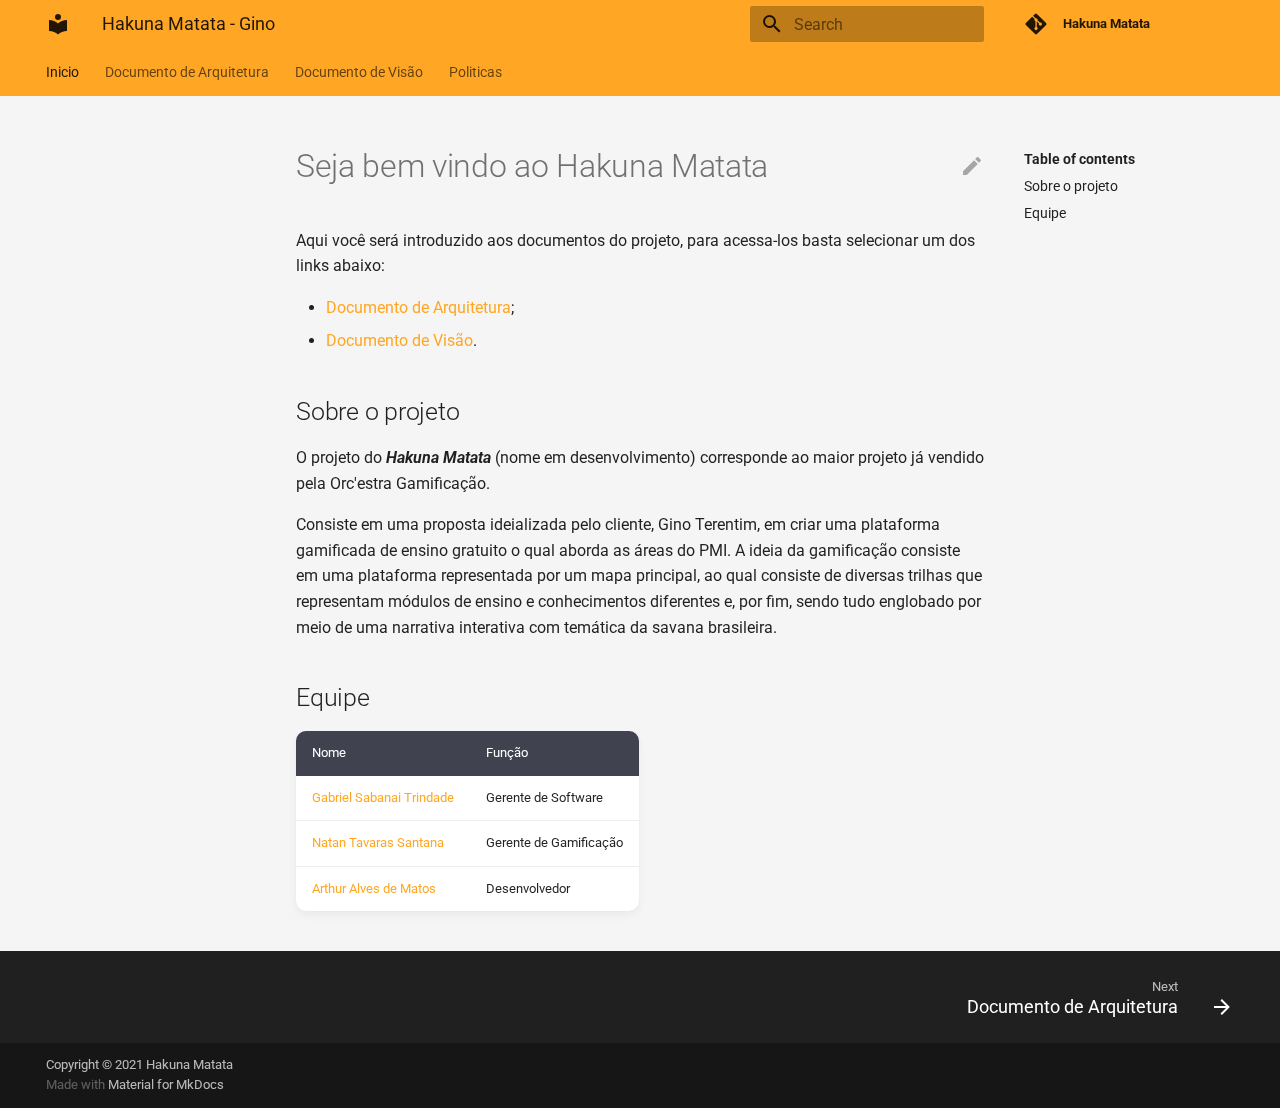
<file: index.html>
<!doctype html>
<html lang="en" class="no-js">
  <head>
    
      <meta charset="utf-8">
      <meta name="viewport" content="width=device-width,initial-scale=1">
      
      
      
      
      <link rel="icon" href="assets/images/favicon.png">
      <meta name="generator" content="mkdocs-1.1.2, mkdocs-material-7.0.6">
    
    
      
        <title>Hakuna Matata - Gino</title>
      
    
    
      <link rel="stylesheet" href="assets/stylesheets/main.2c0c5eaf.min.css">
      
        
        <link rel="stylesheet" href="assets/stylesheets/palette.7fa14f5b.min.css">
        
      
    
    
    
      
        
        <link rel="preconnect" href="https://fonts.gstatic.com" crossorigin>
        <link rel="stylesheet" href="https://fonts.googleapis.com/css?family=Roboto:300,400,400i,700%7CRoboto+Mono&display=fallback">
        <style>:root{--md-text-font-family:"Roboto";--md-code-font-family:"Roboto Mono"}</style>
      
    
    
    
      <link rel="stylesheet" href="stylesheets/extra.css">
    
    
      
    
    
  </head>
  
  
    
    
      
    
    
    
    
    <body dir="ltr" data-md-color-scheme="" data-md-color-primary="orange" data-md-color-accent="yellow">
      
  
    
    <input class="md-toggle" data-md-toggle="drawer" type="checkbox" id="__drawer" autocomplete="off">
    <input class="md-toggle" data-md-toggle="search" type="checkbox" id="__search" autocomplete="off">
    <label class="md-overlay" for="__drawer"></label>
    <div data-md-component="skip">
      
        
        <a href="#seja-bem-vindo-ao-hakuna-matata" class="md-skip">
          Skip to content
        </a>
      
    </div>
    <div data-md-component="announce">
      
    </div>
    
      <header class="md-header" data-md-component="header">
  <nav class="md-header__inner md-grid" aria-label="Header">
    <a href="." title="Hakuna Matata - Gino" class="md-header__button md-logo" aria-label="Hakuna Matata - Gino" data-md-component="logo">
      
  
  <svg xmlns="http://www.w3.org/2000/svg" viewBox="0 0 24 24"><path d="M12 8a3 3 0 0 0 3-3 3 3 0 0 0-3-3 3 3 0 0 0-3 3 3 3 0 0 0 3 3m0 3.54C9.64 9.35 6.5 8 3 8v11c3.5 0 6.64 1.35 9 3.54 2.36-2.19 5.5-3.54 9-3.54V8c-3.5 0-6.64 1.35-9 3.54z"/></svg>

    </a>
    <label class="md-header__button md-icon" for="__drawer">
      <svg xmlns="http://www.w3.org/2000/svg" viewBox="0 0 24 24"><path d="M3 6h18v2H3V6m0 5h18v2H3v-2m0 5h18v2H3v-2z"/></svg>
    </label>
    <div class="md-header__title" data-md-component="header-title">
      <div class="md-header__ellipsis">
        <div class="md-header__topic">
          <span class="md-ellipsis">
            Hakuna Matata - Gino
          </span>
        </div>
        <div class="md-header__topic" data-md-component="header-topic">
          <span class="md-ellipsis">
            
              Inicio
            
          </span>
        </div>
      </div>
    </div>
    <div class="md-header__options">
      
    </div>
    
      <label class="md-header__button md-icon" for="__search">
        <svg xmlns="http://www.w3.org/2000/svg" viewBox="0 0 24 24"><path d="M9.5 3A6.5 6.5 0 0 1 16 9.5c0 1.61-.59 3.09-1.56 4.23l.27.27h.79l5 5-1.5 1.5-5-5v-.79l-.27-.27A6.516 6.516 0 0 1 9.5 16 6.5 6.5 0 0 1 3 9.5 6.5 6.5 0 0 1 9.5 3m0 2C7 5 5 7 5 9.5S7 14 9.5 14 14 12 14 9.5 12 5 9.5 5z"/></svg>
      </label>
      
<div class="md-search" data-md-component="search" role="dialog">
  <label class="md-search__overlay" for="__search"></label>
  <div class="md-search__inner" role="search">
    <form class="md-search__form" name="search">
      <input type="text" class="md-search__input" name="query" aria-label="Search" placeholder="Search" autocapitalize="off" autocorrect="off" autocomplete="off" spellcheck="false" data-md-component="search-query" data-md-state="active" required>
      <label class="md-search__icon md-icon" for="__search">
        <svg xmlns="http://www.w3.org/2000/svg" viewBox="0 0 24 24"><path d="M9.5 3A6.5 6.5 0 0 1 16 9.5c0 1.61-.59 3.09-1.56 4.23l.27.27h.79l5 5-1.5 1.5-5-5v-.79l-.27-.27A6.516 6.516 0 0 1 9.5 16 6.5 6.5 0 0 1 3 9.5 6.5 6.5 0 0 1 9.5 3m0 2C7 5 5 7 5 9.5S7 14 9.5 14 14 12 14 9.5 12 5 9.5 5z"/></svg>
        <svg xmlns="http://www.w3.org/2000/svg" viewBox="0 0 24 24"><path d="M20 11v2H8l5.5 5.5-1.42 1.42L4.16 12l7.92-7.92L13.5 5.5 8 11h12z"/></svg>
      </label>
      <button type="reset" class="md-search__icon md-icon" aria-label="Clear" tabindex="-1">
        <svg xmlns="http://www.w3.org/2000/svg" viewBox="0 0 24 24"><path d="M19 6.41L17.59 5 12 10.59 6.41 5 5 6.41 10.59 12 5 17.59 6.41 19 12 13.41 17.59 19 19 17.59 13.41 12 19 6.41z"/></svg>
      </button>
    </form>
    <div class="md-search__output">
      <div class="md-search__scrollwrap" data-md-scrollfix>
        <div class="md-search-result" data-md-component="search-result">
          <div class="md-search-result__meta">
            Initializing search
          </div>
          <ol class="md-search-result__list"></ol>
        </div>
      </div>
    </div>
  </div>
</div>
    
    
      <div class="md-header__source">
        
<a href="https://github.com/orgs/OrcestraGamificacao/teams/hakuna-matata/repositories/" title="Go to repository" class="md-source" data-md-component="source">
  <div class="md-source__icon md-icon">
    
    <svg xmlns="http://www.w3.org/2000/svg" viewBox="0 0 448 512"><path d="M439.55 236.05L244 40.45a28.87 28.87 0 0 0-40.81 0l-40.66 40.63 51.52 51.52c27.06-9.14 52.68 16.77 43.39 43.68l49.66 49.66c34.23-11.8 61.18 31 35.47 56.69-26.49 26.49-70.21-2.87-56-37.34L240.22 199v121.85c25.3 12.54 22.26 41.85 9.08 55a34.34 34.34 0 0 1-48.55 0c-17.57-17.6-11.07-46.91 11.25-56v-123c-20.8-8.51-24.6-30.74-18.64-45L142.57 101 8.45 235.14a28.86 28.86 0 0 0 0 40.81l195.61 195.6a28.86 28.86 0 0 0 40.8 0l194.69-194.69a28.86 28.86 0 0 0 0-40.81z"/></svg>
  </div>
  <div class="md-source__repository">
    Hakuna Matata
  </div>
</a>
      </div>
    
  </nav>
</header>
    
    <div class="md-container" data-md-component="container">
      
      
        
          
<nav class="md-tabs" aria-label="Tabs" data-md-component="tabs">
  <div class="md-tabs__inner md-grid">
    <ul class="md-tabs__list">
      
        
  
  
    
  


  <li class="md-tabs__item">
    <a href="." class="md-tabs__link md-tabs__link--active">
      Inicio
    </a>
  </li>

      
        
  
  


  <li class="md-tabs__item">
    <a href="architecture/" class="md-tabs__link">
      Documento de Arquitetura
    </a>
  </li>

      
        
  
  


  <li class="md-tabs__item">
    <a href="vision/" class="md-tabs__link">
      Documento de Visão
    </a>
  </li>

      
        
  
  


  
  
  
    <li class="md-tabs__item">
      <a href="politics/goodHabits/" class="md-tabs__link">
        Politicas
      </a>
    </li>
  

      
    </ul>
  </div>
</nav>
        
      
      <main class="md-main" data-md-component="main">
        <div class="md-main__inner md-grid">
          
            
              
              <div class="md-sidebar md-sidebar--primary" data-md-component="sidebar" data-md-type="navigation" >
                <div class="md-sidebar__scrollwrap">
                  <div class="md-sidebar__inner">
                    

  


<nav class="md-nav md-nav--primary md-nav--lifted" aria-label="Navigation" data-md-level="0">
  <label class="md-nav__title" for="__drawer">
    <a href="." title="Hakuna Matata - Gino" class="md-nav__button md-logo" aria-label="Hakuna Matata - Gino" data-md-component="logo">
      
  
  <svg xmlns="http://www.w3.org/2000/svg" viewBox="0 0 24 24"><path d="M12 8a3 3 0 0 0 3-3 3 3 0 0 0-3-3 3 3 0 0 0-3 3 3 3 0 0 0 3 3m0 3.54C9.64 9.35 6.5 8 3 8v11c3.5 0 6.64 1.35 9 3.54 2.36-2.19 5.5-3.54 9-3.54V8c-3.5 0-6.64 1.35-9 3.54z"/></svg>

    </a>
    Hakuna Matata - Gino
  </label>
  
    <div class="md-nav__source">
      
<a href="https://github.com/orgs/OrcestraGamificacao/teams/hakuna-matata/repositories/" title="Go to repository" class="md-source" data-md-component="source">
  <div class="md-source__icon md-icon">
    
    <svg xmlns="http://www.w3.org/2000/svg" viewBox="0 0 448 512"><path d="M439.55 236.05L244 40.45a28.87 28.87 0 0 0-40.81 0l-40.66 40.63 51.52 51.52c27.06-9.14 52.68 16.77 43.39 43.68l49.66 49.66c34.23-11.8 61.18 31 35.47 56.69-26.49 26.49-70.21-2.87-56-37.34L240.22 199v121.85c25.3 12.54 22.26 41.85 9.08 55a34.34 34.34 0 0 1-48.55 0c-17.57-17.6-11.07-46.91 11.25-56v-123c-20.8-8.51-24.6-30.74-18.64-45L142.57 101 8.45 235.14a28.86 28.86 0 0 0 0 40.81l195.61 195.6a28.86 28.86 0 0 0 40.8 0l194.69-194.69a28.86 28.86 0 0 0 0-40.81z"/></svg>
  </div>
  <div class="md-source__repository">
    Hakuna Matata
  </div>
</a>
    </div>
  
  <ul class="md-nav__list" data-md-scrollfix>
    
      
      
      

  
  
    
  
  
    <li class="md-nav__item md-nav__item--active">
      
      <input class="md-nav__toggle md-toggle" data-md-toggle="toc" type="checkbox" id="__toc">
      
        
      
      
        <label class="md-nav__link md-nav__link--active" for="__toc">
          Inicio
          <span class="md-nav__icon md-icon"></span>
        </label>
      
      <a href="." class="md-nav__link md-nav__link--active">
        Inicio
      </a>
      
        
<nav class="md-nav md-nav--secondary" aria-label="Table of contents">
  
  
    
  
  
    <label class="md-nav__title" for="__toc">
      <span class="md-nav__icon md-icon"></span>
      Table of contents
    </label>
    <ul class="md-nav__list" data-md-component="toc" data-md-scrollfix>
      
        <li class="md-nav__item">
  <a href="#sobre-o-projeto" class="md-nav__link">
    Sobre o projeto
  </a>
  
</li>
      
        <li class="md-nav__item">
  <a href="#equipe" class="md-nav__link">
    Equipe
  </a>
  
</li>
      
    </ul>
  
</nav>
      
    </li>
  

    
      
      
      

  
  
  
    <li class="md-nav__item">
      <a href="architecture/" class="md-nav__link">
        Documento de Arquitetura
      </a>
    </li>
  

    
      
      
      

  
  
  
    <li class="md-nav__item">
      <a href="vision/" class="md-nav__link">
        Documento de Visão
      </a>
    </li>
  

    
      
      
      

  
  
  
    
    <li class="md-nav__item md-nav__item--nested">
      
      
        <input class="md-nav__toggle md-toggle" data-md-toggle="__nav_4" type="checkbox" id="__nav_4" >
      
      <label class="md-nav__link" for="__nav_4">
        Politicas
        <span class="md-nav__icon md-icon"></span>
      </label>
      <nav class="md-nav" aria-label="Politicas" data-md-level="1">
        <label class="md-nav__title" for="__nav_4">
          <span class="md-nav__icon md-icon"></span>
          Politicas
        </label>
        <ul class="md-nav__list" data-md-scrollfix>
          
            
  
  
  
    <li class="md-nav__item">
      <a href="politics/goodHabits/" class="md-nav__link">
        Introdução
      </a>
    </li>
  

          
            
  
  
  
    <li class="md-nav__item">
      <a href="politics/branchPolitics/" class="md-nav__link">
        Branch
      </a>
    </li>
  

          
            
  
  
  
    <li class="md-nav__item">
      <a href="politics/commitPolitics/" class="md-nav__link">
        Commit
      </a>
    </li>
  

          
            
  
  
  
    <li class="md-nav__item">
      <a href="politics/prPolitics/" class="md-nav__link">
        Pull Request
      </a>
    </li>
  

          
            
  
  
  
    <li class="md-nav__item">
      <a href="politics/issuePolitics/" class="md-nav__link">
        Issue
      </a>
    </li>
  

          
        </ul>
      </nav>
    </li>
  

    
  </ul>
</nav>
                  </div>
                </div>
              </div>
            
            
              
              <div class="md-sidebar md-sidebar--secondary" data-md-component="sidebar" data-md-type="toc" >
                <div class="md-sidebar__scrollwrap">
                  <div class="md-sidebar__inner">
                    
<nav class="md-nav md-nav--secondary" aria-label="Table of contents">
  
  
    
  
  
    <label class="md-nav__title" for="__toc">
      <span class="md-nav__icon md-icon"></span>
      Table of contents
    </label>
    <ul class="md-nav__list" data-md-component="toc" data-md-scrollfix>
      
        <li class="md-nav__item">
  <a href="#sobre-o-projeto" class="md-nav__link">
    Sobre o projeto
  </a>
  
</li>
      
        <li class="md-nav__item">
  <a href="#equipe" class="md-nav__link">
    Equipe
  </a>
  
</li>
      
    </ul>
  
</nav>
                  </div>
                </div>
              </div>
            
          
          <div class="md-content" data-md-component="content">
            <article class="md-content__inner md-typeset">
              
                
                  <a href="https://github.com/orgs/OrcestraGamificacao/teams/hakuna-matata/repositories/edit/master/docs/index.md" title="Edit this page" class="md-content__button md-icon">
                    <svg xmlns="http://www.w3.org/2000/svg" viewBox="0 0 24 24"><path d="M20.71 7.04c.39-.39.39-1.04 0-1.41l-2.34-2.34c-.37-.39-1.02-.39-1.41 0l-1.84 1.83 3.75 3.75M3 17.25V21h3.75L17.81 9.93l-3.75-3.75L3 17.25z"/></svg>
                  </a>
                
                
                <h1 id="seja-bem-vindo-ao-hakuna-matata">Seja bem vindo ao Hakuna Matata</h1>
<p>Aqui você será introduzido aos documentos do projeto, para acessa-los basta selecionar um dos links abaixo:</p>
<ul>
<li><a href="architecture/">Documento de Arquitetura</a>;  </li>
<li><a href="vision/">Documento de Visão</a>.</li>
</ul>
<h2 id="sobre-o-projeto">Sobre o projeto</h2>
<p>O projeto do <strong><em>Hakuna Matata</em></strong> (nome em desenvolvimento) corresponde ao maior projeto já vendido pela Orc'estra Gamificação. </p>
<p>Consiste em uma proposta ideializada pelo cliente, Gino Terentim, em criar uma plataforma gamificada de ensino gratuito o qual aborda as áreas do PMI. A ideia da gamificação consiste em uma plataforma representada por um mapa principal, ao qual consiste de diversas trilhas que representam módulos de ensino e conhecimentos diferentes e, por fim, sendo tudo englobado por meio de uma narrativa interativa com temática da savana brasileira.</p>
<h2 id="equipe">Equipe</h2>
<table>
<thead>
<tr>
<th>Nome</th>
<th>Função</th>
</tr>
</thead>
<tbody>
<tr>
<td><a href="https://github.com/Sabanai104">Gabriel Sabanai Trindade</a></td>
<td>Gerente de Software</td>
</tr>
<tr>
<td><a href="https://github.com/Neitan2001">Natan Tavaras Santana</a></td>
<td>Gerente de Gamificação</td>
</tr>
<tr>
<td><a href="https://github.com/Arthur-Matos">Arthur Alves de Matos</a></td>
<td>Desenvolvedor</td>
</tr>
</tbody>
</table>
                
              
              
                


              
            </article>
          </div>
        </div>
      </main>
      
        
<footer class="md-footer">
  
    <nav class="md-footer__inner md-grid" aria-label="Footer">
      
      
        <a href="architecture/" class="md-footer__link md-footer__link--next" rel="next">
          <div class="md-footer__title">
            <div class="md-ellipsis">
              <span class="md-footer__direction">
                Next
              </span>
              Documento de Arquitetura
            </div>
          </div>
          <div class="md-footer__button md-icon">
            <svg xmlns="http://www.w3.org/2000/svg" viewBox="0 0 24 24"><path d="M4 11v2h12l-5.5 5.5 1.42 1.42L19.84 12l-7.92-7.92L10.5 5.5 16 11H4z"/></svg>
          </div>
        </a>
      
    </nav>
  
  <div class="md-footer-meta md-typeset">
    <div class="md-footer-meta__inner md-grid">
      <div class="md-footer-copyright">
        
          <div class="md-footer-copyright__highlight">
            Copyright &copy; 2021 Hakuna Matata
          </div>
        
        Made with
        <a href="https://squidfunk.github.io/mkdocs-material/" target="_blank" rel="noopener">
          Material for MkDocs
        </a>
        
      </div>
      
    </div>
  </div>
</footer>
      
    </div>
    <div class="md-dialog" data-md-component="dialog">
      <div class="md-dialog__inner md-typeset"></div>
    </div>
    <script id="__config" type="application/json">{"base": ".", "features": ["navigation.tabs"], "translations": {"clipboard.copy": "Copy to clipboard", "clipboard.copied": "Copied to clipboard", "search.config.lang": "en", "search.config.pipeline": "trimmer, stopWordFilter", "search.config.separator": "[\\s\\-]+", "search.placeholder": "Search", "search.result.placeholder": "Type to start searching", "search.result.none": "No matching documents", "search.result.one": "1 matching document", "search.result.other": "# matching documents", "search.result.more.one": "1 more on this page", "search.result.more.other": "# more on this page", "search.result.term.missing": "Missing"}, "search": "assets/javascripts/workers/search.fb4a9340.min.js", "version": null}</script>
    
    
      <script src="assets/javascripts/bundle.a1c7c35e.min.js"></script>
      
    
  </body>
</html>
</file>
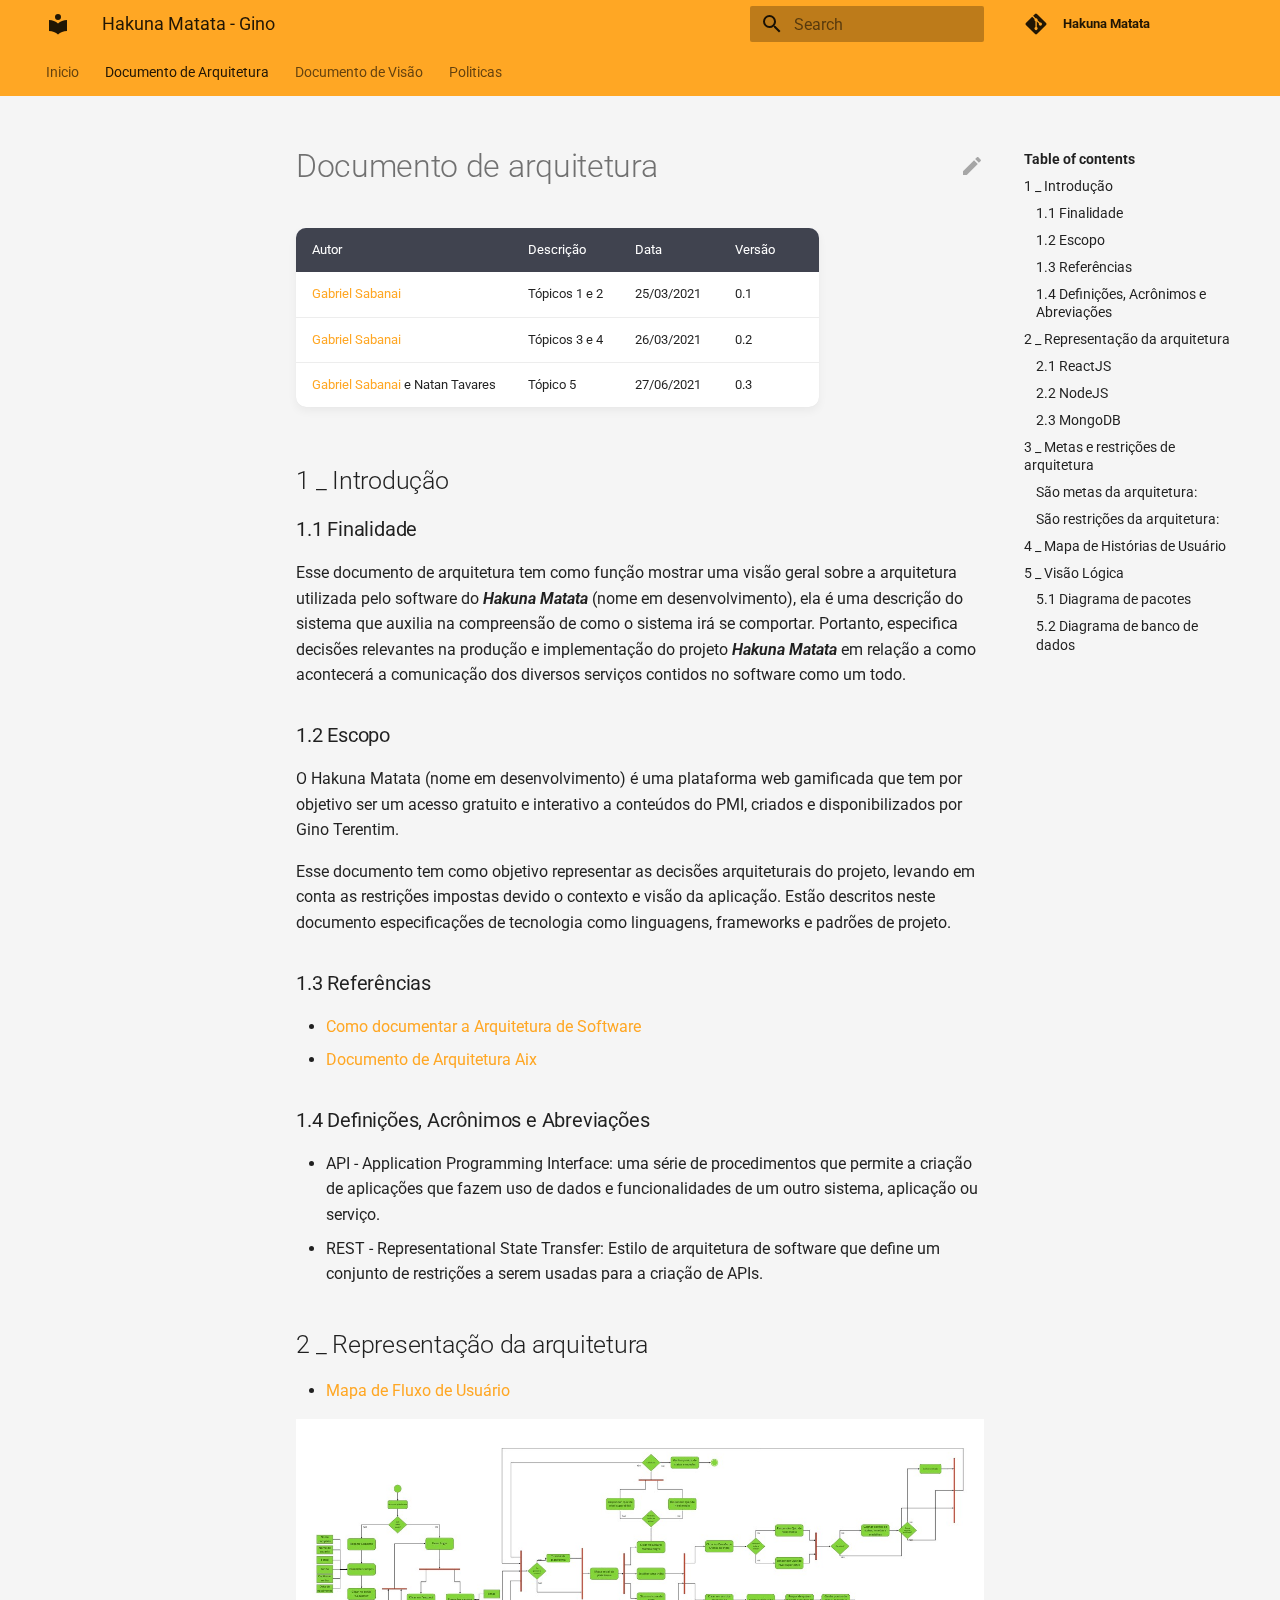
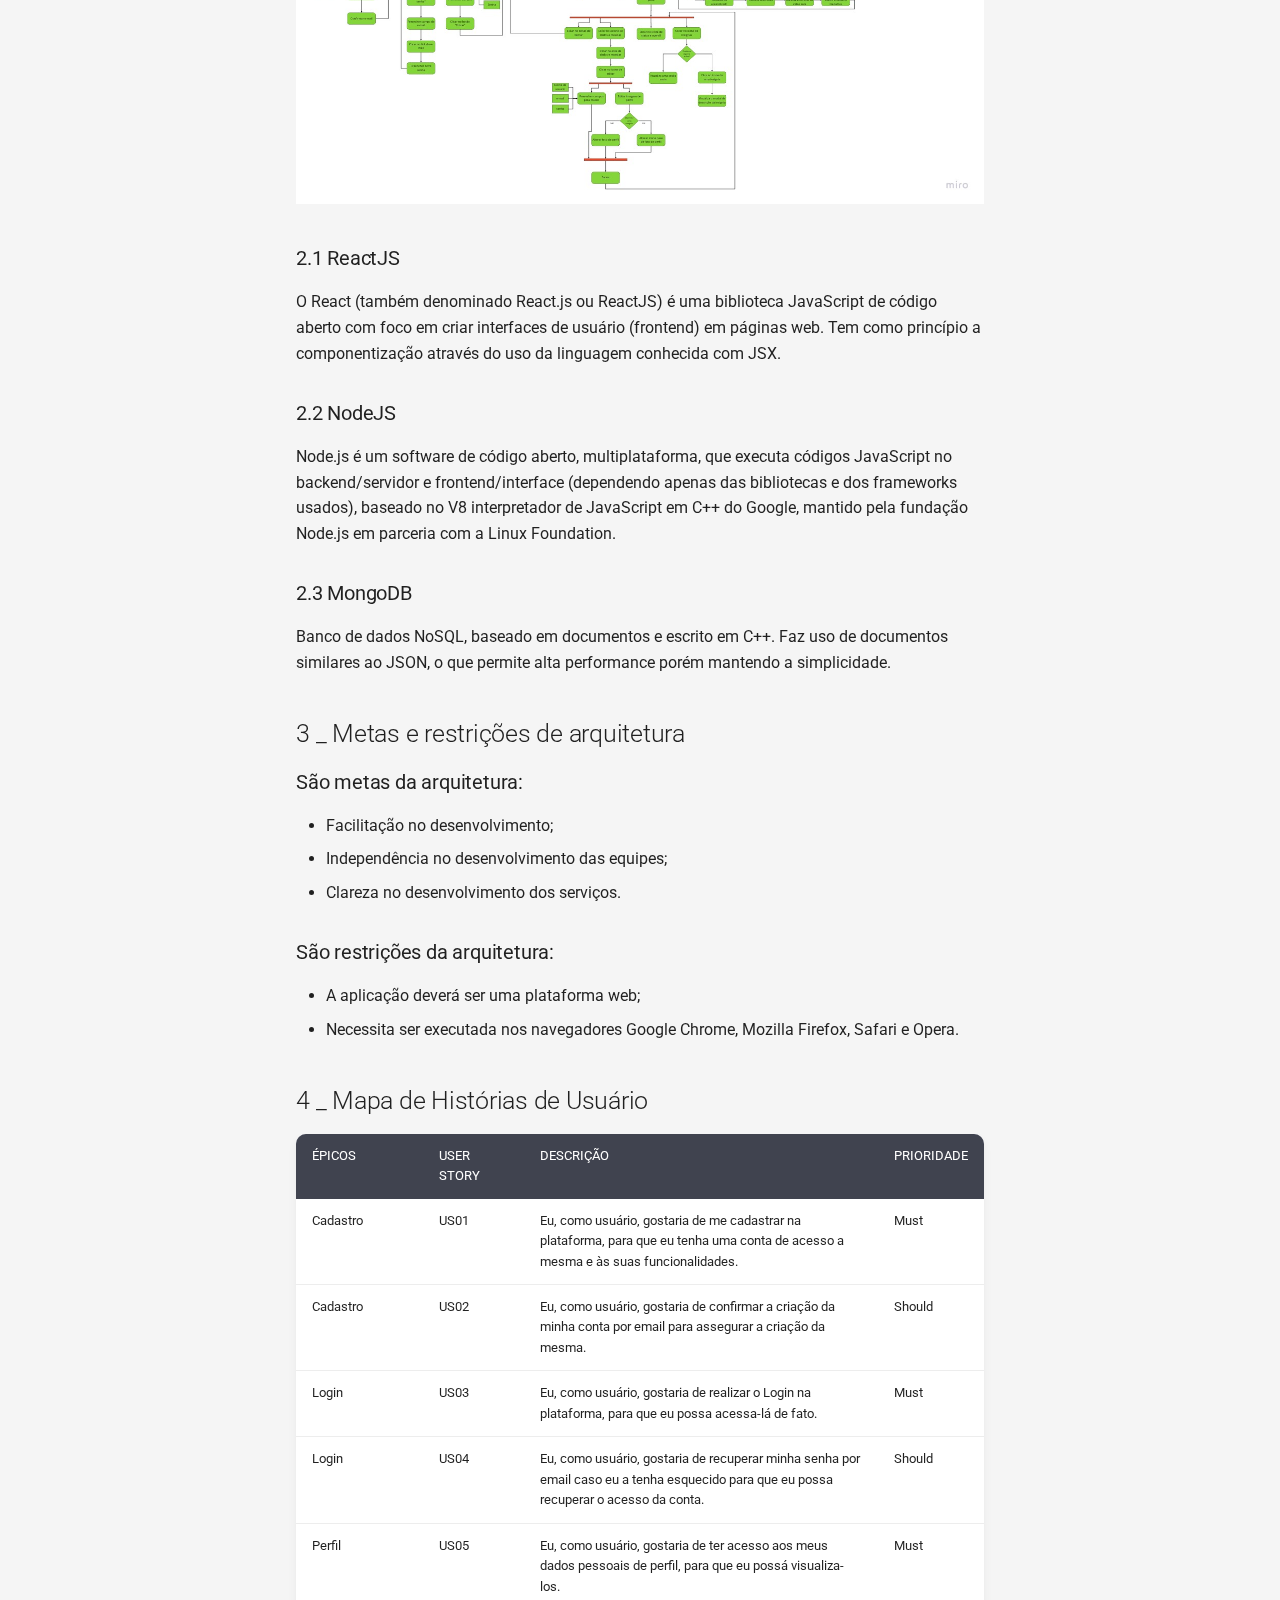
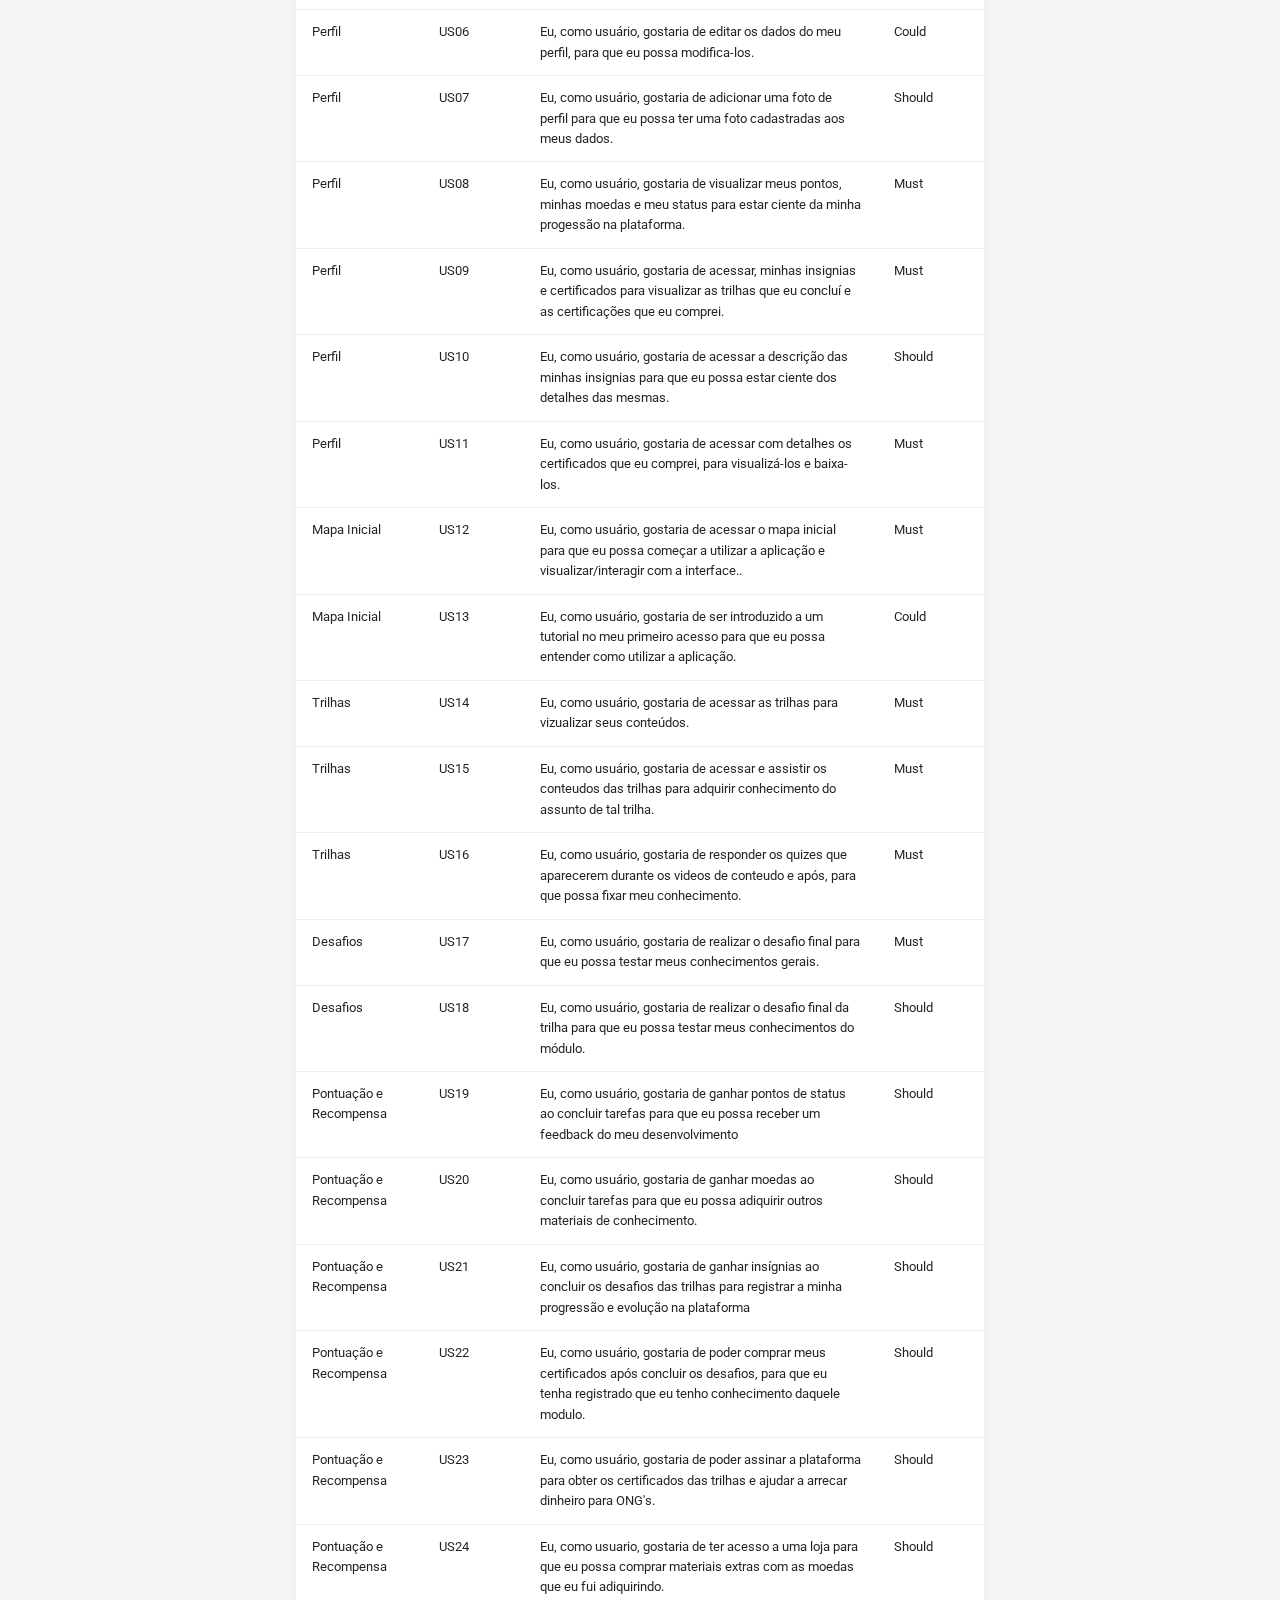
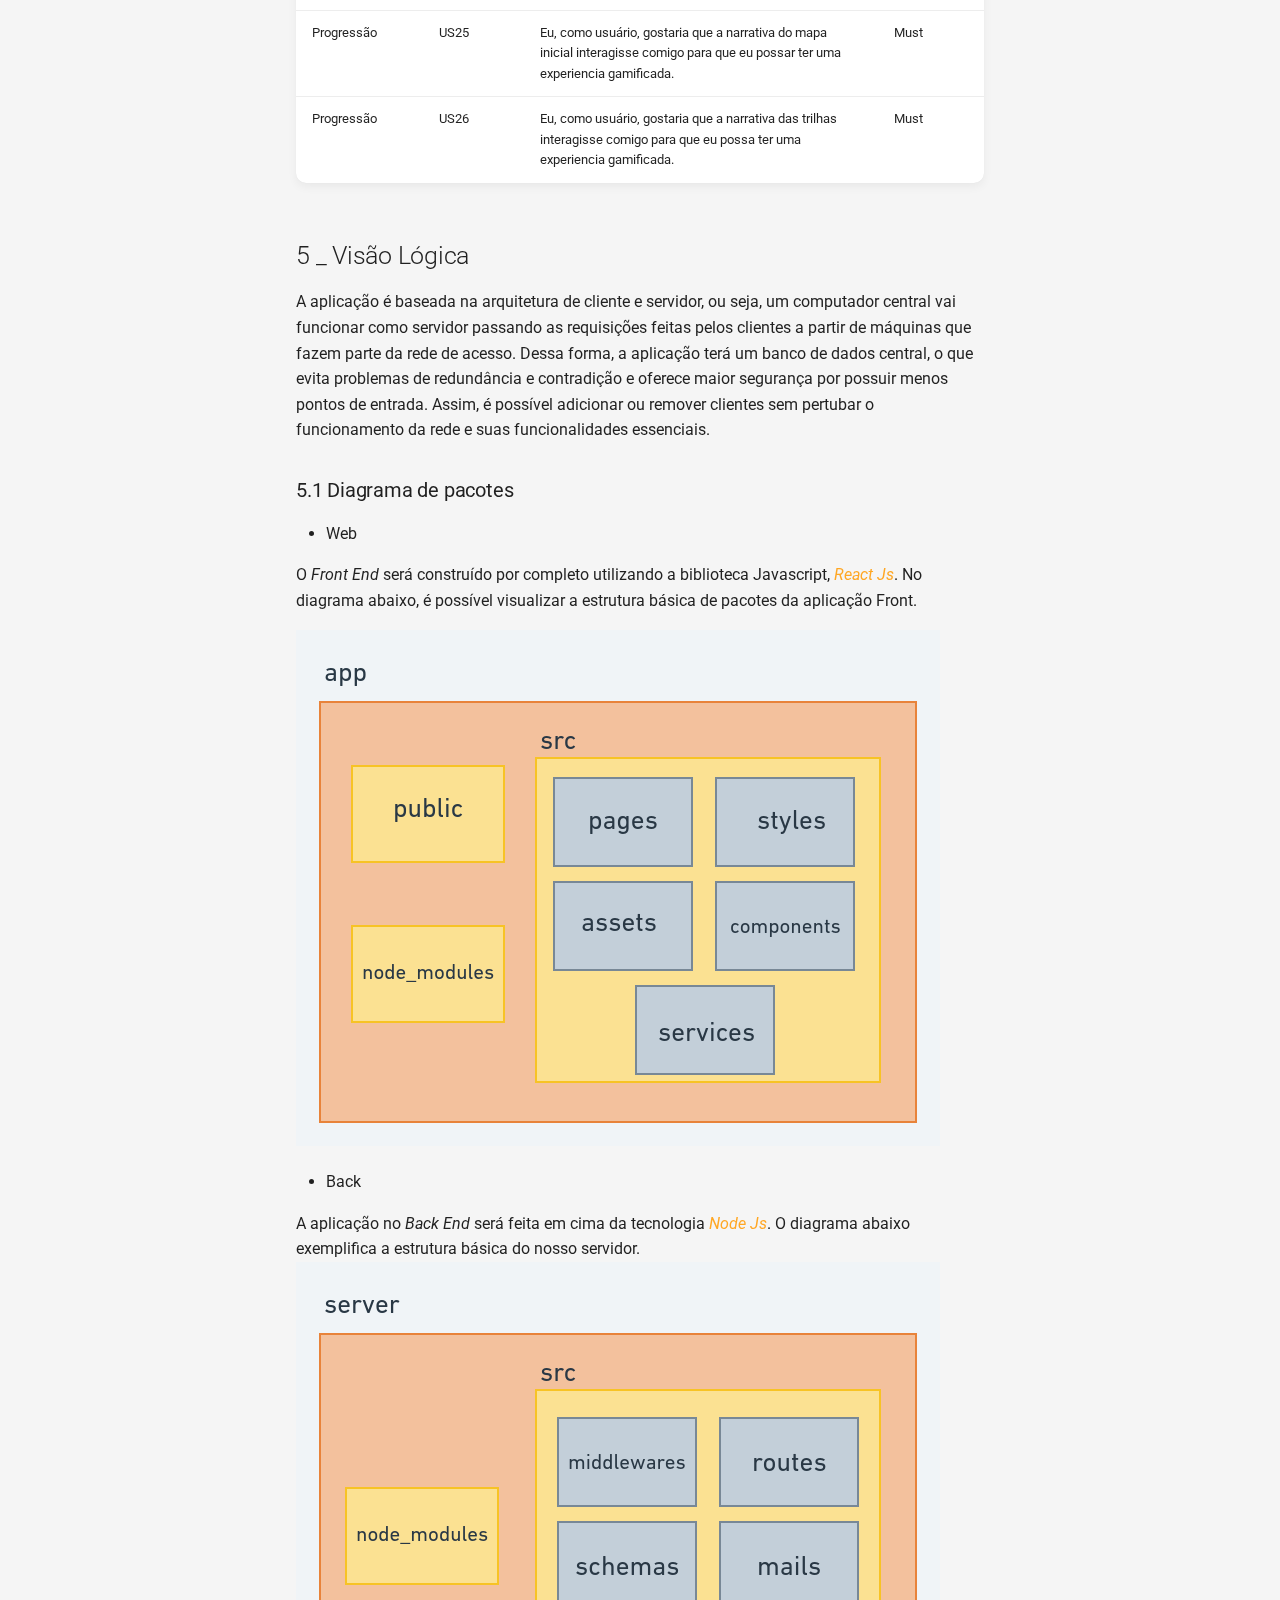
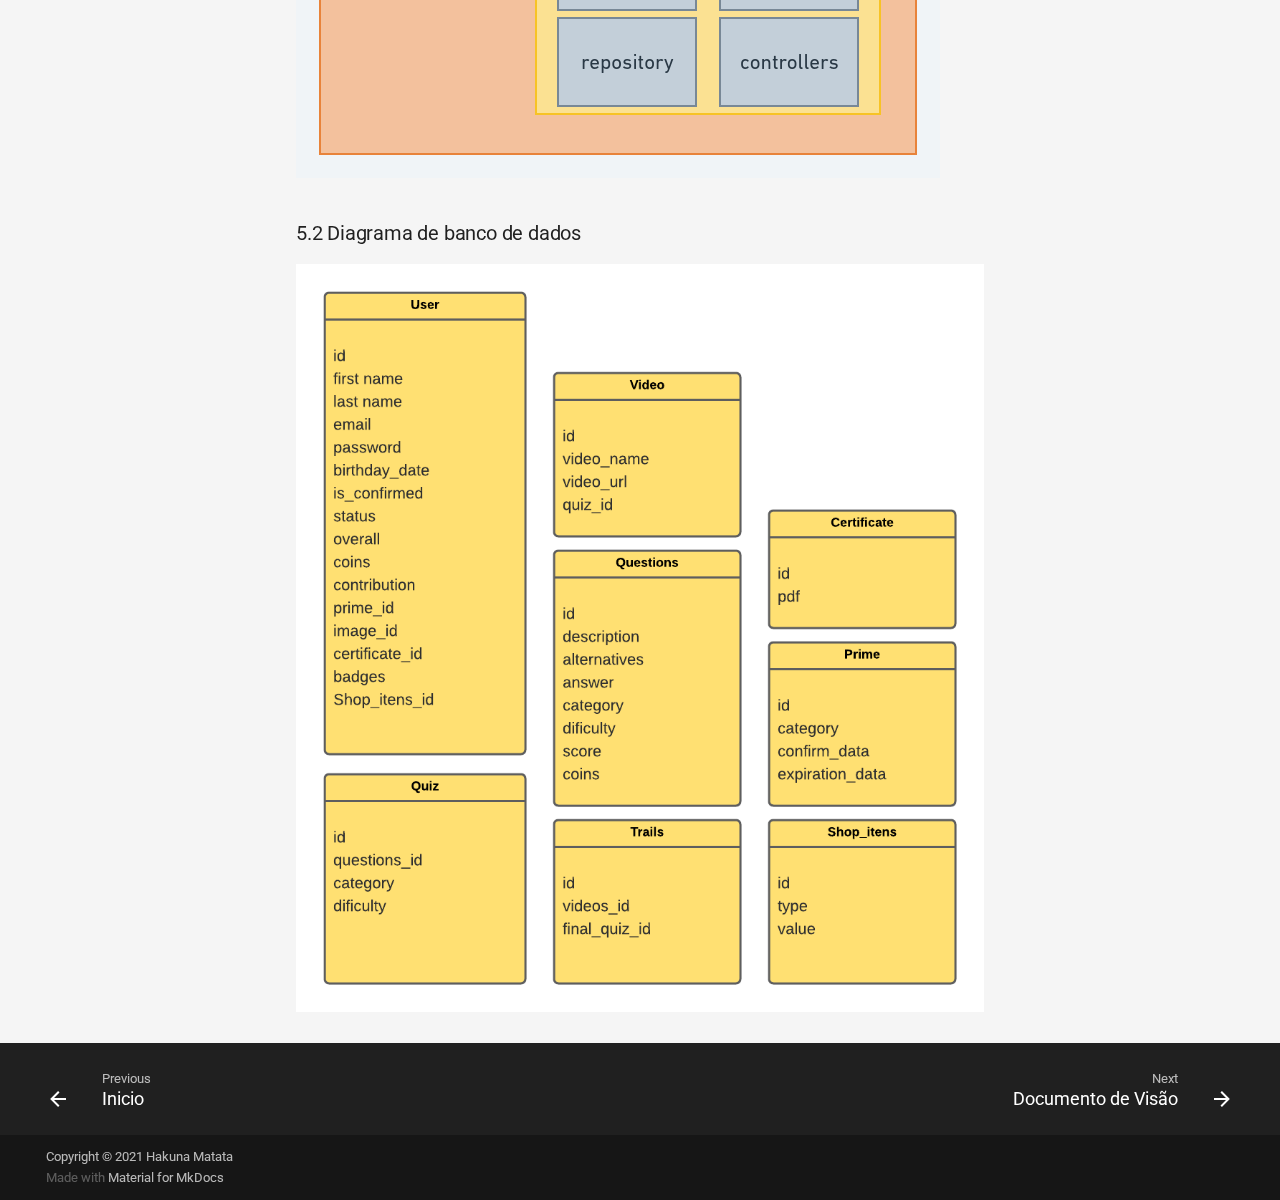
<file: architecture/index.html>
<!doctype html>
<html lang="en" class="no-js">
  <head>
    
      <meta charset="utf-8">
      <meta name="viewport" content="width=device-width,initial-scale=1">
      
      
      
      
      <link rel="icon" href="../assets/images/favicon.png">
      <meta name="generator" content="mkdocs-1.1.2, mkdocs-material-7.0.6">
    
    
      
        <title>Documento de Arquitetura - Hakuna Matata - Gino</title>
      
    
    
      <link rel="stylesheet" href="../assets/stylesheets/main.2c0c5eaf.min.css">
      
        
        <link rel="stylesheet" href="../assets/stylesheets/palette.7fa14f5b.min.css">
        
      
    
    
    
      
        
        <link rel="preconnect" href="https://fonts.gstatic.com" crossorigin>
        <link rel="stylesheet" href="https://fonts.googleapis.com/css?family=Roboto:300,400,400i,700%7CRoboto+Mono&display=fallback">
        <style>:root{--md-text-font-family:"Roboto";--md-code-font-family:"Roboto Mono"}</style>
      
    
    
    
      <link rel="stylesheet" href="../stylesheets/extra.css">
    
    
      
    
    
  </head>
  
  
    
    
      
    
    
    
    
    <body dir="ltr" data-md-color-scheme="" data-md-color-primary="orange" data-md-color-accent="yellow">
      
  
    
    <input class="md-toggle" data-md-toggle="drawer" type="checkbox" id="__drawer" autocomplete="off">
    <input class="md-toggle" data-md-toggle="search" type="checkbox" id="__search" autocomplete="off">
    <label class="md-overlay" for="__drawer"></label>
    <div data-md-component="skip">
      
        
        <a href="#documento-de-arquitetura" class="md-skip">
          Skip to content
        </a>
      
    </div>
    <div data-md-component="announce">
      
    </div>
    
      <header class="md-header" data-md-component="header">
  <nav class="md-header__inner md-grid" aria-label="Header">
    <a href=".." title="Hakuna Matata - Gino" class="md-header__button md-logo" aria-label="Hakuna Matata - Gino" data-md-component="logo">
      
  
  <svg xmlns="http://www.w3.org/2000/svg" viewBox="0 0 24 24"><path d="M12 8a3 3 0 0 0 3-3 3 3 0 0 0-3-3 3 3 0 0 0-3 3 3 3 0 0 0 3 3m0 3.54C9.64 9.35 6.5 8 3 8v11c3.5 0 6.64 1.35 9 3.54 2.36-2.19 5.5-3.54 9-3.54V8c-3.5 0-6.64 1.35-9 3.54z"/></svg>

    </a>
    <label class="md-header__button md-icon" for="__drawer">
      <svg xmlns="http://www.w3.org/2000/svg" viewBox="0 0 24 24"><path d="M3 6h18v2H3V6m0 5h18v2H3v-2m0 5h18v2H3v-2z"/></svg>
    </label>
    <div class="md-header__title" data-md-component="header-title">
      <div class="md-header__ellipsis">
        <div class="md-header__topic">
          <span class="md-ellipsis">
            Hakuna Matata - Gino
          </span>
        </div>
        <div class="md-header__topic" data-md-component="header-topic">
          <span class="md-ellipsis">
            
              Documento de Arquitetura
            
          </span>
        </div>
      </div>
    </div>
    <div class="md-header__options">
      
    </div>
    
      <label class="md-header__button md-icon" for="__search">
        <svg xmlns="http://www.w3.org/2000/svg" viewBox="0 0 24 24"><path d="M9.5 3A6.5 6.5 0 0 1 16 9.5c0 1.61-.59 3.09-1.56 4.23l.27.27h.79l5 5-1.5 1.5-5-5v-.79l-.27-.27A6.516 6.516 0 0 1 9.5 16 6.5 6.5 0 0 1 3 9.5 6.5 6.5 0 0 1 9.5 3m0 2C7 5 5 7 5 9.5S7 14 9.5 14 14 12 14 9.5 12 5 9.5 5z"/></svg>
      </label>
      
<div class="md-search" data-md-component="search" role="dialog">
  <label class="md-search__overlay" for="__search"></label>
  <div class="md-search__inner" role="search">
    <form class="md-search__form" name="search">
      <input type="text" class="md-search__input" name="query" aria-label="Search" placeholder="Search" autocapitalize="off" autocorrect="off" autocomplete="off" spellcheck="false" data-md-component="search-query" data-md-state="active" required>
      <label class="md-search__icon md-icon" for="__search">
        <svg xmlns="http://www.w3.org/2000/svg" viewBox="0 0 24 24"><path d="M9.5 3A6.5 6.5 0 0 1 16 9.5c0 1.61-.59 3.09-1.56 4.23l.27.27h.79l5 5-1.5 1.5-5-5v-.79l-.27-.27A6.516 6.516 0 0 1 9.5 16 6.5 6.5 0 0 1 3 9.5 6.5 6.5 0 0 1 9.5 3m0 2C7 5 5 7 5 9.5S7 14 9.5 14 14 12 14 9.5 12 5 9.5 5z"/></svg>
        <svg xmlns="http://www.w3.org/2000/svg" viewBox="0 0 24 24"><path d="M20 11v2H8l5.5 5.5-1.42 1.42L4.16 12l7.92-7.92L13.5 5.5 8 11h12z"/></svg>
      </label>
      <button type="reset" class="md-search__icon md-icon" aria-label="Clear" tabindex="-1">
        <svg xmlns="http://www.w3.org/2000/svg" viewBox="0 0 24 24"><path d="M19 6.41L17.59 5 12 10.59 6.41 5 5 6.41 10.59 12 5 17.59 6.41 19 12 13.41 17.59 19 19 17.59 13.41 12 19 6.41z"/></svg>
      </button>
    </form>
    <div class="md-search__output">
      <div class="md-search__scrollwrap" data-md-scrollfix>
        <div class="md-search-result" data-md-component="search-result">
          <div class="md-search-result__meta">
            Initializing search
          </div>
          <ol class="md-search-result__list"></ol>
        </div>
      </div>
    </div>
  </div>
</div>
    
    
      <div class="md-header__source">
        
<a href="https://github.com/orgs/OrcestraGamificacao/teams/hakuna-matata/repositories/" title="Go to repository" class="md-source" data-md-component="source">
  <div class="md-source__icon md-icon">
    
    <svg xmlns="http://www.w3.org/2000/svg" viewBox="0 0 448 512"><path d="M439.55 236.05L244 40.45a28.87 28.87 0 0 0-40.81 0l-40.66 40.63 51.52 51.52c27.06-9.14 52.68 16.77 43.39 43.68l49.66 49.66c34.23-11.8 61.18 31 35.47 56.69-26.49 26.49-70.21-2.87-56-37.34L240.22 199v121.85c25.3 12.54 22.26 41.85 9.08 55a34.34 34.34 0 0 1-48.55 0c-17.57-17.6-11.07-46.91 11.25-56v-123c-20.8-8.51-24.6-30.74-18.64-45L142.57 101 8.45 235.14a28.86 28.86 0 0 0 0 40.81l195.61 195.6a28.86 28.86 0 0 0 40.8 0l194.69-194.69a28.86 28.86 0 0 0 0-40.81z"/></svg>
  </div>
  <div class="md-source__repository">
    Hakuna Matata
  </div>
</a>
      </div>
    
  </nav>
</header>
    
    <div class="md-container" data-md-component="container">
      
      
        
          
<nav class="md-tabs" aria-label="Tabs" data-md-component="tabs">
  <div class="md-tabs__inner md-grid">
    <ul class="md-tabs__list">
      
        
  
  


  <li class="md-tabs__item">
    <a href=".." class="md-tabs__link">
      Inicio
    </a>
  </li>

      
        
  
  
    
  


  <li class="md-tabs__item">
    <a href="./" class="md-tabs__link md-tabs__link--active">
      Documento de Arquitetura
    </a>
  </li>

      
        
  
  


  <li class="md-tabs__item">
    <a href="../vision/" class="md-tabs__link">
      Documento de Visão
    </a>
  </li>

      
        
  
  


  
  
  
    <li class="md-tabs__item">
      <a href="../politics/goodHabits/" class="md-tabs__link">
        Politicas
      </a>
    </li>
  

      
    </ul>
  </div>
</nav>
        
      
      <main class="md-main" data-md-component="main">
        <div class="md-main__inner md-grid">
          
            
              
              <div class="md-sidebar md-sidebar--primary" data-md-component="sidebar" data-md-type="navigation" >
                <div class="md-sidebar__scrollwrap">
                  <div class="md-sidebar__inner">
                    

  


<nav class="md-nav md-nav--primary md-nav--lifted" aria-label="Navigation" data-md-level="0">
  <label class="md-nav__title" for="__drawer">
    <a href=".." title="Hakuna Matata - Gino" class="md-nav__button md-logo" aria-label="Hakuna Matata - Gino" data-md-component="logo">
      
  
  <svg xmlns="http://www.w3.org/2000/svg" viewBox="0 0 24 24"><path d="M12 8a3 3 0 0 0 3-3 3 3 0 0 0-3-3 3 3 0 0 0-3 3 3 3 0 0 0 3 3m0 3.54C9.64 9.35 6.5 8 3 8v11c3.5 0 6.64 1.35 9 3.54 2.36-2.19 5.5-3.54 9-3.54V8c-3.5 0-6.64 1.35-9 3.54z"/></svg>

    </a>
    Hakuna Matata - Gino
  </label>
  
    <div class="md-nav__source">
      
<a href="https://github.com/orgs/OrcestraGamificacao/teams/hakuna-matata/repositories/" title="Go to repository" class="md-source" data-md-component="source">
  <div class="md-source__icon md-icon">
    
    <svg xmlns="http://www.w3.org/2000/svg" viewBox="0 0 448 512"><path d="M439.55 236.05L244 40.45a28.87 28.87 0 0 0-40.81 0l-40.66 40.63 51.52 51.52c27.06-9.14 52.68 16.77 43.39 43.68l49.66 49.66c34.23-11.8 61.18 31 35.47 56.69-26.49 26.49-70.21-2.87-56-37.34L240.22 199v121.85c25.3 12.54 22.26 41.85 9.08 55a34.34 34.34 0 0 1-48.55 0c-17.57-17.6-11.07-46.91 11.25-56v-123c-20.8-8.51-24.6-30.74-18.64-45L142.57 101 8.45 235.14a28.86 28.86 0 0 0 0 40.81l195.61 195.6a28.86 28.86 0 0 0 40.8 0l194.69-194.69a28.86 28.86 0 0 0 0-40.81z"/></svg>
  </div>
  <div class="md-source__repository">
    Hakuna Matata
  </div>
</a>
    </div>
  
  <ul class="md-nav__list" data-md-scrollfix>
    
      
      
      

  
  
  
    <li class="md-nav__item">
      <a href=".." class="md-nav__link">
        Inicio
      </a>
    </li>
  

    
      
      
      

  
  
    
  
  
    <li class="md-nav__item md-nav__item--active">
      
      <input class="md-nav__toggle md-toggle" data-md-toggle="toc" type="checkbox" id="__toc">
      
        
      
      
        <label class="md-nav__link md-nav__link--active" for="__toc">
          Documento de Arquitetura
          <span class="md-nav__icon md-icon"></span>
        </label>
      
      <a href="./" class="md-nav__link md-nav__link--active">
        Documento de Arquitetura
      </a>
      
        
<nav class="md-nav md-nav--secondary" aria-label="Table of contents">
  
  
    
  
  
    <label class="md-nav__title" for="__toc">
      <span class="md-nav__icon md-icon"></span>
      Table of contents
    </label>
    <ul class="md-nav__list" data-md-component="toc" data-md-scrollfix>
      
        <li class="md-nav__item">
  <a href="#1-_-introducao" class="md-nav__link">
    1 _ Introdução
  </a>
  
    <nav class="md-nav" aria-label="1 _ Introdução">
      <ul class="md-nav__list">
        
          <li class="md-nav__item">
  <a href="#11-finalidade" class="md-nav__link">
    1.1 Finalidade
  </a>
  
</li>
        
          <li class="md-nav__item">
  <a href="#12-escopo" class="md-nav__link">
    1.2 Escopo
  </a>
  
</li>
        
          <li class="md-nav__item">
  <a href="#13-referencias" class="md-nav__link">
    1.3 Referências
  </a>
  
</li>
        
          <li class="md-nav__item">
  <a href="#14-definicoes-acronimos-e-abreviacoes" class="md-nav__link">
    1.4 Definições, Acrônimos e Abreviações
  </a>
  
</li>
        
      </ul>
    </nav>
  
</li>
      
        <li class="md-nav__item">
  <a href="#2-_-representacao-da-arquitetura" class="md-nav__link">
    2 _ Representação da arquitetura
  </a>
  
    <nav class="md-nav" aria-label="2 _ Representação da arquitetura">
      <ul class="md-nav__list">
        
          <li class="md-nav__item">
  <a href="#21-reactjs" class="md-nav__link">
    2.1 ReactJS
  </a>
  
</li>
        
          <li class="md-nav__item">
  <a href="#22-nodejs" class="md-nav__link">
    2.2 NodeJS
  </a>
  
</li>
        
          <li class="md-nav__item">
  <a href="#23-mongodb" class="md-nav__link">
    2.3 MongoDB
  </a>
  
</li>
        
      </ul>
    </nav>
  
</li>
      
        <li class="md-nav__item">
  <a href="#3-_-metas-e-restricoes-de-arquitetura" class="md-nav__link">
    3 _ Metas e restrições de arquitetura
  </a>
  
    <nav class="md-nav" aria-label="3 _ Metas e restrições de arquitetura">
      <ul class="md-nav__list">
        
          <li class="md-nav__item">
  <a href="#sao-metas-da-arquitetura" class="md-nav__link">
    São metas da arquitetura:
  </a>
  
</li>
        
          <li class="md-nav__item">
  <a href="#sao-restricoes-da-arquitetura" class="md-nav__link">
    São restrições da arquitetura:
  </a>
  
</li>
        
      </ul>
    </nav>
  
</li>
      
        <li class="md-nav__item">
  <a href="#4-_-mapa-de-historias-de-usuario" class="md-nav__link">
    4 _ Mapa de Histórias de Usuário
  </a>
  
</li>
      
        <li class="md-nav__item">
  <a href="#5-_-visao-logica" class="md-nav__link">
    5 _ Visão Lógica
  </a>
  
    <nav class="md-nav" aria-label="5 _ Visão Lógica">
      <ul class="md-nav__list">
        
          <li class="md-nav__item">
  <a href="#51-diagrama-de-pacotes" class="md-nav__link">
    5.1 Diagrama de pacotes
  </a>
  
</li>
        
          <li class="md-nav__item">
  <a href="#52-diagrama-de-banco-de-dados" class="md-nav__link">
    5.2 Diagrama de banco de dados
  </a>
  
</li>
        
      </ul>
    </nav>
  
</li>
      
    </ul>
  
</nav>
      
    </li>
  

    
      
      
      

  
  
  
    <li class="md-nav__item">
      <a href="../vision/" class="md-nav__link">
        Documento de Visão
      </a>
    </li>
  

    
      
      
      

  
  
  
    
    <li class="md-nav__item md-nav__item--nested">
      
      
        <input class="md-nav__toggle md-toggle" data-md-toggle="__nav_4" type="checkbox" id="__nav_4" >
      
      <label class="md-nav__link" for="__nav_4">
        Politicas
        <span class="md-nav__icon md-icon"></span>
      </label>
      <nav class="md-nav" aria-label="Politicas" data-md-level="1">
        <label class="md-nav__title" for="__nav_4">
          <span class="md-nav__icon md-icon"></span>
          Politicas
        </label>
        <ul class="md-nav__list" data-md-scrollfix>
          
            
  
  
  
    <li class="md-nav__item">
      <a href="../politics/goodHabits/" class="md-nav__link">
        Introdução
      </a>
    </li>
  

          
            
  
  
  
    <li class="md-nav__item">
      <a href="../politics/branchPolitics/" class="md-nav__link">
        Branch
      </a>
    </li>
  

          
            
  
  
  
    <li class="md-nav__item">
      <a href="../politics/commitPolitics/" class="md-nav__link">
        Commit
      </a>
    </li>
  

          
            
  
  
  
    <li class="md-nav__item">
      <a href="../politics/prPolitics/" class="md-nav__link">
        Pull Request
      </a>
    </li>
  

          
            
  
  
  
    <li class="md-nav__item">
      <a href="../politics/issuePolitics/" class="md-nav__link">
        Issue
      </a>
    </li>
  

          
        </ul>
      </nav>
    </li>
  

    
  </ul>
</nav>
                  </div>
                </div>
              </div>
            
            
              
              <div class="md-sidebar md-sidebar--secondary" data-md-component="sidebar" data-md-type="toc" >
                <div class="md-sidebar__scrollwrap">
                  <div class="md-sidebar__inner">
                    
<nav class="md-nav md-nav--secondary" aria-label="Table of contents">
  
  
    
  
  
    <label class="md-nav__title" for="__toc">
      <span class="md-nav__icon md-icon"></span>
      Table of contents
    </label>
    <ul class="md-nav__list" data-md-component="toc" data-md-scrollfix>
      
        <li class="md-nav__item">
  <a href="#1-_-introducao" class="md-nav__link">
    1 _ Introdução
  </a>
  
    <nav class="md-nav" aria-label="1 _ Introdução">
      <ul class="md-nav__list">
        
          <li class="md-nav__item">
  <a href="#11-finalidade" class="md-nav__link">
    1.1 Finalidade
  </a>
  
</li>
        
          <li class="md-nav__item">
  <a href="#12-escopo" class="md-nav__link">
    1.2 Escopo
  </a>
  
</li>
        
          <li class="md-nav__item">
  <a href="#13-referencias" class="md-nav__link">
    1.3 Referências
  </a>
  
</li>
        
          <li class="md-nav__item">
  <a href="#14-definicoes-acronimos-e-abreviacoes" class="md-nav__link">
    1.4 Definições, Acrônimos e Abreviações
  </a>
  
</li>
        
      </ul>
    </nav>
  
</li>
      
        <li class="md-nav__item">
  <a href="#2-_-representacao-da-arquitetura" class="md-nav__link">
    2 _ Representação da arquitetura
  </a>
  
    <nav class="md-nav" aria-label="2 _ Representação da arquitetura">
      <ul class="md-nav__list">
        
          <li class="md-nav__item">
  <a href="#21-reactjs" class="md-nav__link">
    2.1 ReactJS
  </a>
  
</li>
        
          <li class="md-nav__item">
  <a href="#22-nodejs" class="md-nav__link">
    2.2 NodeJS
  </a>
  
</li>
        
          <li class="md-nav__item">
  <a href="#23-mongodb" class="md-nav__link">
    2.3 MongoDB
  </a>
  
</li>
        
      </ul>
    </nav>
  
</li>
      
        <li class="md-nav__item">
  <a href="#3-_-metas-e-restricoes-de-arquitetura" class="md-nav__link">
    3 _ Metas e restrições de arquitetura
  </a>
  
    <nav class="md-nav" aria-label="3 _ Metas e restrições de arquitetura">
      <ul class="md-nav__list">
        
          <li class="md-nav__item">
  <a href="#sao-metas-da-arquitetura" class="md-nav__link">
    São metas da arquitetura:
  </a>
  
</li>
        
          <li class="md-nav__item">
  <a href="#sao-restricoes-da-arquitetura" class="md-nav__link">
    São restrições da arquitetura:
  </a>
  
</li>
        
      </ul>
    </nav>
  
</li>
      
        <li class="md-nav__item">
  <a href="#4-_-mapa-de-historias-de-usuario" class="md-nav__link">
    4 _ Mapa de Histórias de Usuário
  </a>
  
</li>
      
        <li class="md-nav__item">
  <a href="#5-_-visao-logica" class="md-nav__link">
    5 _ Visão Lógica
  </a>
  
    <nav class="md-nav" aria-label="5 _ Visão Lógica">
      <ul class="md-nav__list">
        
          <li class="md-nav__item">
  <a href="#51-diagrama-de-pacotes" class="md-nav__link">
    5.1 Diagrama de pacotes
  </a>
  
</li>
        
          <li class="md-nav__item">
  <a href="#52-diagrama-de-banco-de-dados" class="md-nav__link">
    5.2 Diagrama de banco de dados
  </a>
  
</li>
        
      </ul>
    </nav>
  
</li>
      
    </ul>
  
</nav>
                  </div>
                </div>
              </div>
            
          
          <div class="md-content" data-md-component="content">
            <article class="md-content__inner md-typeset">
              
                
                  <a href="https://github.com/orgs/OrcestraGamificacao/teams/hakuna-matata/repositories/edit/master/docs/architecture.md" title="Edit this page" class="md-content__button md-icon">
                    <svg xmlns="http://www.w3.org/2000/svg" viewBox="0 0 24 24"><path d="M20.71 7.04c.39-.39.39-1.04 0-1.41l-2.34-2.34c-.37-.39-1.02-.39-1.41 0l-1.84 1.83 3.75 3.75M3 17.25V21h3.75L17.81 9.93l-3.75-3.75L3 17.25z"/></svg>
                  </a>
                
                
                <h1 id="documento-de-arquitetura">Documento de arquitetura</h1>
<table>
<thead>
<tr>
<th>Autor</th>
<th>Descrição</th>
<th>Data</th>
<th>Versão</th>
</tr>
</thead>
<tbody>
<tr>
<td><a href="https://github.com/Sabanai104">Gabriel Sabanai</a></td>
<td>Tópicos 1 e 2</td>
<td>25/03/2021</td>
<td>0.1</td>
</tr>
<tr>
<td><a href="https://github.com/Sabanai104">Gabriel Sabanai</a></td>
<td>Tópicos 3 e 4</td>
<td>26/03/2021</td>
<td>0.2</td>
</tr>
<tr>
<td><a href="https://github.com/Sabanai104">Gabriel Sabanai</a> e Natan Tavares</td>
<td>Tópico 5</td>
<td>27/06/2021</td>
<td>0.3</td>
</tr>
</tbody>
</table>
<h2 id="1-_-introducao">1 _ Introdução</h2>
<h3 id="11-finalidade">1.1 Finalidade</h3>
<p>Esse documento de arquitetura tem como função mostrar uma visão geral sobre a arquitetura utilizada pelo software do <strong><em>Hakuna Matata</em></strong> (nome em desenvolvimento), ela é uma descrição do sistema que auxilia na compreensão de como o sistema irá se comportar. Portanto, especifica decisões relevantes na produção e implementação do projeto <strong><em>Hakuna Matata</em></strong> em relação a como acontecerá a comunicação dos diversos serviços contidos no software como um todo.</p>
<h3 id="12-escopo">1.2 Escopo</h3>
<p>O Hakuna Matata (nome em desenvolvimento) é uma plataforma web gamificada que tem por objetivo ser um acesso gratuito e interativo a conteúdos do PMI, criados e disponibilizados por Gino Terentim.</p>
<p>Esse documento tem como objetivo representar as decisões arquiteturais do projeto, levando em conta as restrições impostas devido o contexto e visão da aplicação. Estão descritos neste documento especificações de tecnologia como linguagens, frameworks e padrões de projeto. </p>
<h3 id="13-referencias">1.3 Referências</h3>
<ul>
<li><a href="http://www.linhadecodigo.com.br/artigo/3343/como-documentar-a-arquitetura-de-software.aspx">Como documentar a Arquitetura de Software</a></li>
<li><a href="https://fga-eps-mds.github.io/2019.1-Aix/projeto/2019/03/29/documento-de-arquitetura/">Documento de Arquitetura Aix</a></li>
</ul>
<h3 id="14-definicoes-acronimos-e-abreviacoes">1.4 Definições, Acrônimos e Abreviações</h3>
<ul>
<li>API - Application Programming Interface: uma série de procedimentos que permite a criação de aplicações que fazem uso de dados e funcionalidades de um outro sistema, aplicação ou serviço.</li>
<li>REST - Representational State Transfer: Estilo de arquitetura de software que define um conjunto de restrições a serem usadas para a criação de APIs.</li>
</ul>
<h2 id="2-_-representacao-da-arquitetura">2 _ Representação da arquitetura</h2>
<ul>
<li><a href="https://miro.com/welcomeonboard/2iHOi6nBs54GGnk7okAhqsgGz1I2W2LxUooyu0NdlbJt1AbKWcnf7sZcVlH7kOdT">Mapa de Fluxo de Usuário</a></li>
</ul>
<p><img alt="Mapa de Fluxo de Usuário" src="../assets/mapaDeFluxo.jpg" /></p>
<h3 id="21-reactjs">2.1 ReactJS</h3>
<p>O React (também denominado React.js ou ReactJS) é uma biblioteca JavaScript de código aberto com foco em criar interfaces de usuário (frontend) em páginas web. Tem como princípio a componentização através do uso da linguagem conhecida com JSX.</p>
<h3 id="22-nodejs">2.2 NodeJS</h3>
<p>Node.js é um software de código aberto, multiplataforma, que executa códigos JavaScript no backend/servidor e frontend/interface (dependendo apenas das bibliotecas e dos frameworks usados), baseado no V8 interpretador de JavaScript em C++ do Google, mantido pela fundação Node.js em parceria com a Linux Foundation.</p>
<h3 id="23-mongodb">2.3 MongoDB</h3>
<p>Banco de dados NoSQL, baseado em documentos e escrito em C++. Faz uso de documentos similares ao JSON, o que permite alta performance porém mantendo a simplicidade.</p>
<h2 id="3-_-metas-e-restricoes-de-arquitetura">3 _ Metas e restrições de arquitetura</h2>
<h3 id="sao-metas-da-arquitetura">São metas da arquitetura:</h3>
<ul>
<li>Facilitação no desenvolvimento;</li>
<li>Independência no desenvolvimento das equipes;</li>
<li>Clareza no desenvolvimento dos serviços.</li>
</ul>
<h3 id="sao-restricoes-da-arquitetura">São restrições da arquitetura:</h3>
<ul>
<li>A aplicação deverá ser uma plataforma web;</li>
<li>Necessita ser executada nos navegadores Google Chrome, Mozilla Firefox, Safari e Opera.</li>
</ul>
<h2 id="4-_-mapa-de-historias-de-usuario">4 _ Mapa de Histórias de Usuário</h2>
<table>
<thead>
<tr>
<th>ÉPICOS</th>
<th>USER STORY</th>
<th>DESCRIÇÃO</th>
<th>PRIORIDADE</th>
</tr>
</thead>
<tbody>
<tr>
<td>Cadastro</td>
<td>US01</td>
<td>Eu, como usuário, gostaria de me cadastrar na plataforma, para que eu tenha uma conta de acesso a mesma e às suas funcionalidades.</td>
<td>Must</td>
</tr>
<tr>
<td>Cadastro</td>
<td>US02</td>
<td>Eu, como usuário, gostaria de confirmar a criação da minha conta por email para assegurar a criação da mesma.</td>
<td>Should</td>
</tr>
<tr>
<td>Login</td>
<td>US03</td>
<td>Eu, como usuário, gostaria de realizar o Login na plataforma, para que eu possa acessa-lá de fato.</td>
<td>Must</td>
</tr>
<tr>
<td>Login</td>
<td>US04</td>
<td>Eu, como usuário, gostaria de recuperar minha senha por email caso eu a tenha esquecido para que eu possa recuperar o acesso da conta.</td>
<td>Should</td>
</tr>
<tr>
<td>Perfil</td>
<td>US05</td>
<td>Eu, como usuário, gostaria de ter acesso aos meus dados pessoais de perfil, para que eu possá visualiza-los.</td>
<td>Must</td>
</tr>
<tr>
<td>Perfil</td>
<td>US06</td>
<td>Eu, como usuário, gostaria de editar os dados do meu perfil, para que eu possa modifica-los.</td>
<td>Could</td>
</tr>
<tr>
<td>Perfil</td>
<td>US07</td>
<td>Eu, como usuário, gostaria de adicionar uma foto de perfil para que eu possa ter uma foto cadastradas aos meus dados.</td>
<td>Should</td>
</tr>
<tr>
<td>Perfil</td>
<td>US08</td>
<td>Eu, como usuário, gostaria de visualizar meus pontos, minhas moedas e meu status para estar ciente da minha progessão na plataforma.</td>
<td>Must</td>
</tr>
<tr>
<td>Perfil</td>
<td>US09</td>
<td>Eu, como usuário, gostaria de acessar, minhas insignias e certificados para visualizar as trilhas que eu concluí e as certificações que eu comprei.</td>
<td>Must</td>
</tr>
<tr>
<td>Perfil</td>
<td>US10</td>
<td>Eu, como usuário, gostaria de acessar a descrição das minhas insignias para que eu possa estar ciente dos detalhes das mesmas.</td>
<td>Should</td>
</tr>
<tr>
<td>Perfil</td>
<td>US11</td>
<td>Eu, como usuário, gostaria de acessar com detalhes os certificados que eu comprei, para visualizá-los e baixa-los.</td>
<td>Must</td>
</tr>
<tr>
<td>Mapa Inicial</td>
<td>US12</td>
<td>Eu, como usuário, gostaria de acessar o mapa inicial para que eu possa começar a utilizar a aplicação e visualizar/interagir com a interface..</td>
<td>Must</td>
</tr>
<tr>
<td>Mapa Inicial</td>
<td>US13</td>
<td>Eu, como usuário, gostaria de ser introduzido a um tutorial no meu primeiro acesso para que eu possa entender como utilizar a aplicação.</td>
<td>Could</td>
</tr>
<tr>
<td>Trilhas</td>
<td>US14</td>
<td>Eu, como usuário, gostaria de acessar as trilhas para vizualizar seus conteúdos.</td>
<td>Must</td>
</tr>
<tr>
<td>Trilhas</td>
<td>US15</td>
<td>Eu, como usuário, gostaria de acessar e assistir os conteudos das trilhas para adquirir conhecimento do assunto de tal trilha.</td>
<td>Must</td>
</tr>
<tr>
<td>Trilhas</td>
<td>US16</td>
<td>Eu, como usuário, gostaria de responder os quizes que aparecerem durante os videos de conteudo e após, para que possa fixar meu conhecimento.</td>
<td>Must</td>
</tr>
<tr>
<td>Desafios</td>
<td>US17</td>
<td>Eu, como usuário, gostaria de realizar o desafio final para que eu possa testar meus conhecimentos gerais.</td>
<td>Must</td>
</tr>
<tr>
<td>Desafios</td>
<td>US18</td>
<td>Eu, como usuário, gostaria de realizar o desafio final da trilha para que eu possa testar meus conhecimentos do módulo.</td>
<td>Should</td>
</tr>
<tr>
<td>Pontuação e Recompensa</td>
<td>US19</td>
<td>Eu, como usuário, gostaria de ganhar pontos de status ao concluir tarefas para que eu possa receber um feedback do meu desenvolvimento</td>
<td>Should</td>
</tr>
<tr>
<td>Pontuação e Recompensa</td>
<td>US20</td>
<td>Eu, como usuário, gostaria de ganhar moedas ao concluir tarefas para que eu possa adiquirir outros materiais de conhecimento.</td>
<td>Should</td>
</tr>
<tr>
<td>Pontuação e Recompensa</td>
<td>US21</td>
<td>Eu, como usuário, gostaria de ganhar insígnias ao concluir os desafios das trilhas para registrar a minha progressão e evolução na plataforma</td>
<td>Should</td>
</tr>
<tr>
<td>Pontuação e Recompensa</td>
<td>US22</td>
<td>Eu, como usuário, gostaria de poder comprar meus certificados após concluir os desafios, para que eu tenha registrado que eu tenho conhecimento daquele modulo.</td>
<td>Should</td>
</tr>
<tr>
<td>Pontuação e Recompensa</td>
<td>US23</td>
<td>Eu, como usuário, gostaria de poder assinar a plataforma para obter os certificados das trilhas e ajudar a arrecar dinheiro para ONG's.</td>
<td>Should</td>
</tr>
<tr>
<td>Pontuação e Recompensa</td>
<td>US24</td>
<td>Eu, como usuario, gostaria de ter acesso a uma loja para que eu possa comprar materiais extras com as moedas que eu fui adiquirindo.</td>
<td>Should</td>
</tr>
<tr>
<td>Progressão</td>
<td>US25</td>
<td>Eu, como usuário, gostaria que a narrativa do mapa inicial interagisse comigo para que eu possar ter uma experiencia gamificada.</td>
<td>Must</td>
</tr>
<tr>
<td>Progressão</td>
<td>US26</td>
<td>Eu, como usuário, gostaria que a narrativa das trilhas interagisse comigo para que eu possa ter uma experiencia gamificada.</td>
<td>Must</td>
</tr>
</tbody>
</table>
<h2 id="5-_-visao-logica">5 _ Visão Lógica</h2>
<p>A aplicação é baseada na arquitetura de cliente e servidor, ou seja, um computador central vai funcionar como servidor passando as requisições feitas pelos clientes a partir de máquinas que fazem parte da rede de acesso. Dessa forma, a aplicação terá um banco de dados central, o que evita problemas de redundância e contradição e oferece maior segurança por possuir menos pontos de entrada. Assim, é possível adicionar ou remover clientes sem pertubar o funcionamento da rede e suas funcionalidades essenciais.</p>
<h3 id="51-diagrama-de-pacotes">5.1 Diagrama de pacotes</h3>
<ul>
<li>Web</li>
</ul>
<p>O <em>Front End</em> será construído por completo utilizando a biblioteca Javascript, <a href="https://pt-br.reactjs.org/"><em>React Js</em></a>. No diagrama abaixo, é possível visualizar a estrutura básica de pacotes da aplicação Front.</p>
<p><img alt="Diagrama de pacotes web" src="../assets/pacotesWeb.png" /></p>
<ul>
<li>Back</li>
</ul>
<p>A aplicação no <em>Back End</em> será feita em cima da tecnologia <a href="https://nodejs.org/en/"><em>Node Js</em></a>. O diagrama abaixo exemplifica a estrutura básica do nosso servidor.
<img alt="Diagrama de banco de dados" src="../assets/pacotesBack.png" /></p>
<h3 id="52-diagrama-de-banco-de-dados">5.2 Diagrama de banco de dados</h3>
<p><img alt="Diagrama de Bancos" src="../assets/diagramadeBancos.png" /></p>
                
              
              
                


              
            </article>
          </div>
        </div>
      </main>
      
        
<footer class="md-footer">
  
    <nav class="md-footer__inner md-grid" aria-label="Footer">
      
        <a href=".." class="md-footer__link md-footer__link--prev" rel="prev">
          <div class="md-footer__button md-icon">
            <svg xmlns="http://www.w3.org/2000/svg" viewBox="0 0 24 24"><path d="M20 11v2H8l5.5 5.5-1.42 1.42L4.16 12l7.92-7.92L13.5 5.5 8 11h12z"/></svg>
          </div>
          <div class="md-footer__title">
            <div class="md-ellipsis">
              <span class="md-footer__direction">
                Previous
              </span>
              Inicio
            </div>
          </div>
        </a>
      
      
        <a href="../vision/" class="md-footer__link md-footer__link--next" rel="next">
          <div class="md-footer__title">
            <div class="md-ellipsis">
              <span class="md-footer__direction">
                Next
              </span>
              Documento de Visão
            </div>
          </div>
          <div class="md-footer__button md-icon">
            <svg xmlns="http://www.w3.org/2000/svg" viewBox="0 0 24 24"><path d="M4 11v2h12l-5.5 5.5 1.42 1.42L19.84 12l-7.92-7.92L10.5 5.5 16 11H4z"/></svg>
          </div>
        </a>
      
    </nav>
  
  <div class="md-footer-meta md-typeset">
    <div class="md-footer-meta__inner md-grid">
      <div class="md-footer-copyright">
        
          <div class="md-footer-copyright__highlight">
            Copyright &copy; 2021 Hakuna Matata
          </div>
        
        Made with
        <a href="https://squidfunk.github.io/mkdocs-material/" target="_blank" rel="noopener">
          Material for MkDocs
        </a>
        
      </div>
      
    </div>
  </div>
</footer>
      
    </div>
    <div class="md-dialog" data-md-component="dialog">
      <div class="md-dialog__inner md-typeset"></div>
    </div>
    <script id="__config" type="application/json">{"base": "..", "features": ["navigation.tabs"], "translations": {"clipboard.copy": "Copy to clipboard", "clipboard.copied": "Copied to clipboard", "search.config.lang": "en", "search.config.pipeline": "trimmer, stopWordFilter", "search.config.separator": "[\\s\\-]+", "search.placeholder": "Search", "search.result.placeholder": "Type to start searching", "search.result.none": "No matching documents", "search.result.one": "1 matching document", "search.result.other": "# matching documents", "search.result.more.one": "1 more on this page", "search.result.more.other": "# more on this page", "search.result.term.missing": "Missing"}, "search": "../assets/javascripts/workers/search.fb4a9340.min.js", "version": null}</script>
    
    
      <script src="../assets/javascripts/bundle.a1c7c35e.min.js"></script>
      
    
  </body>
</html>
</file>
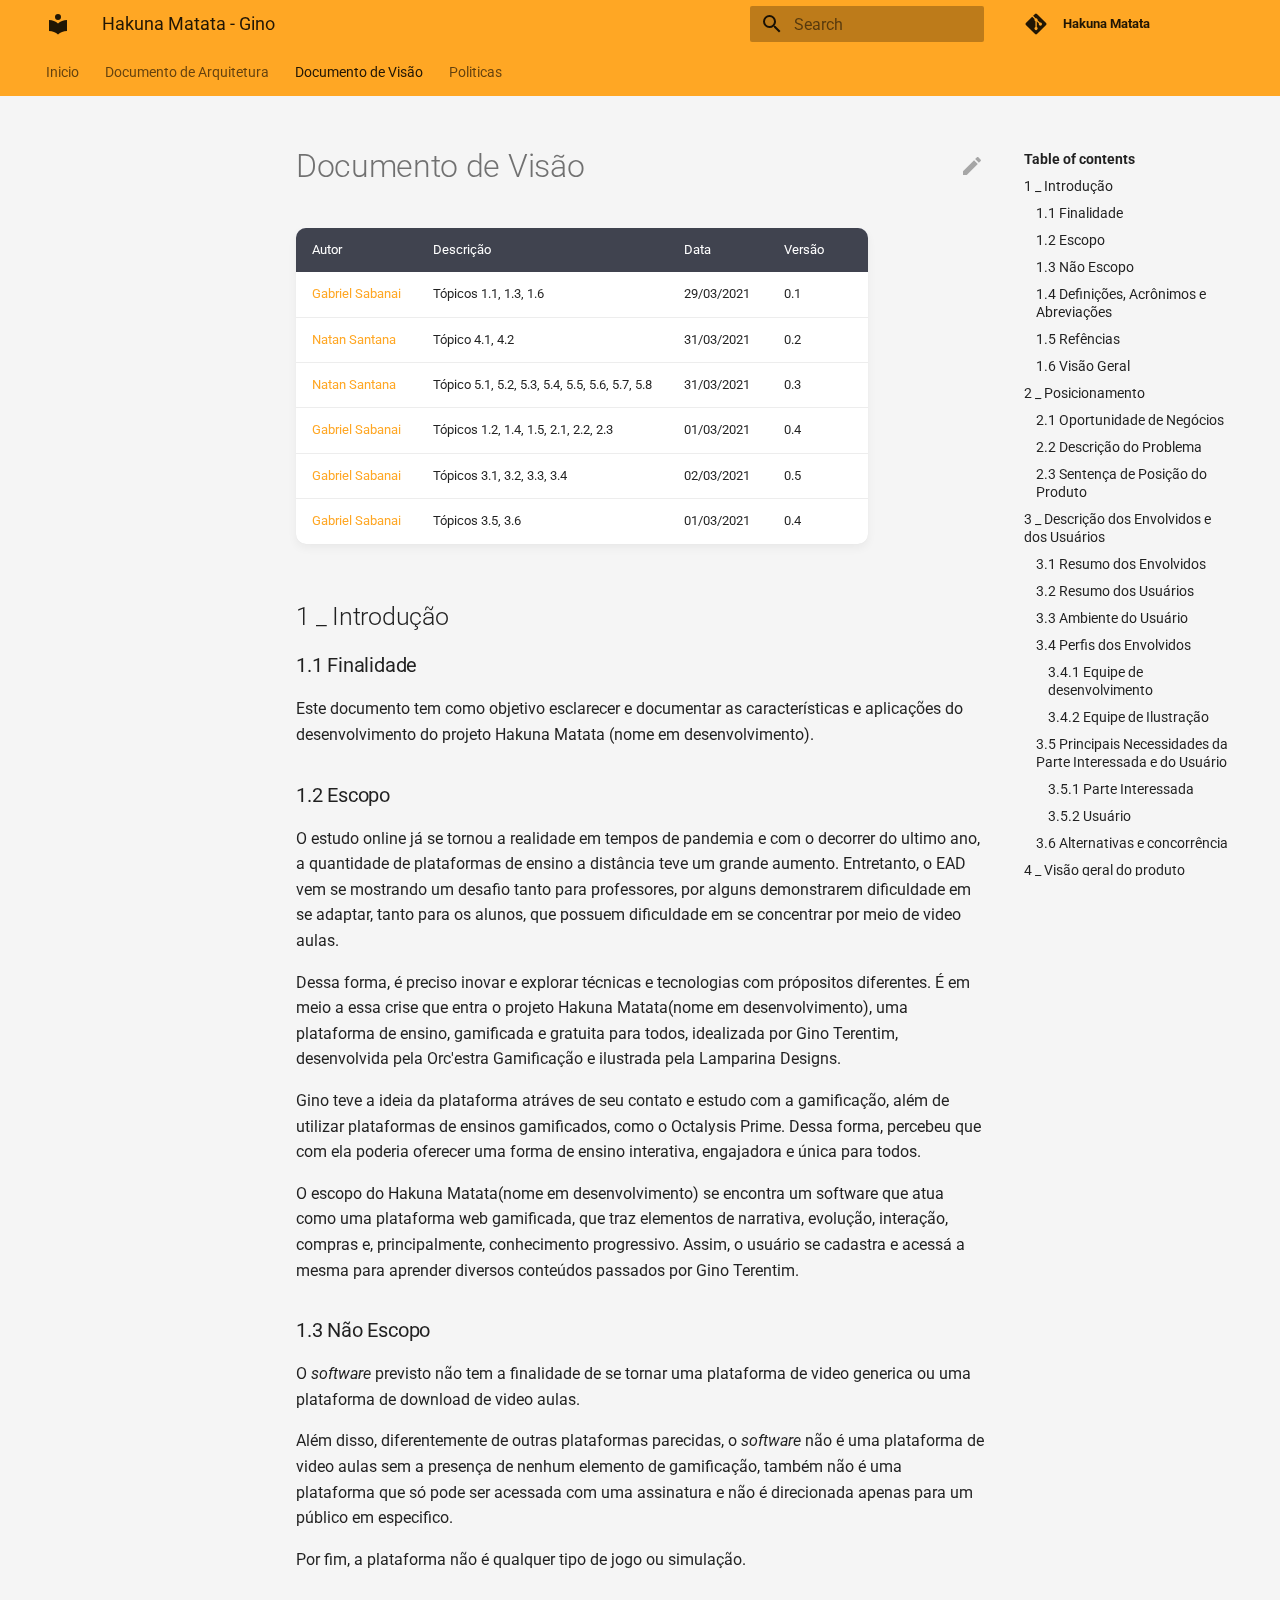
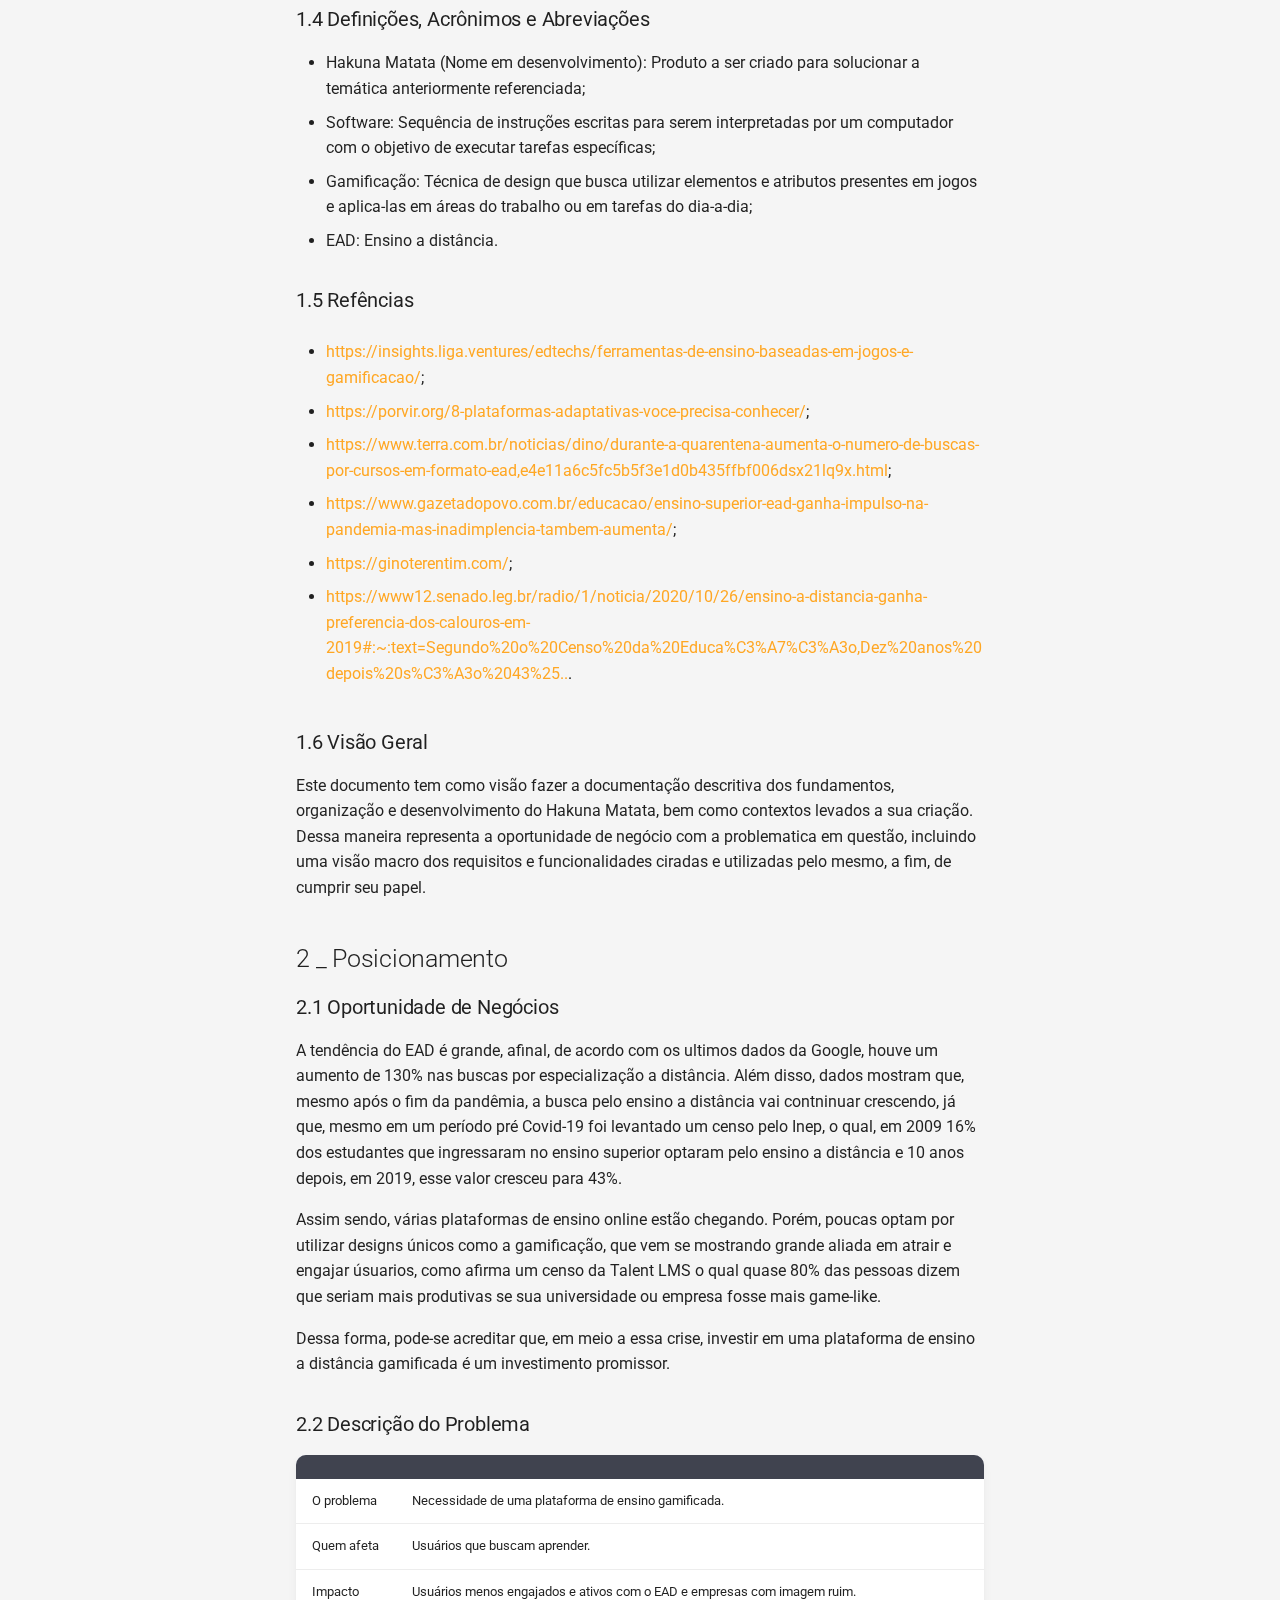
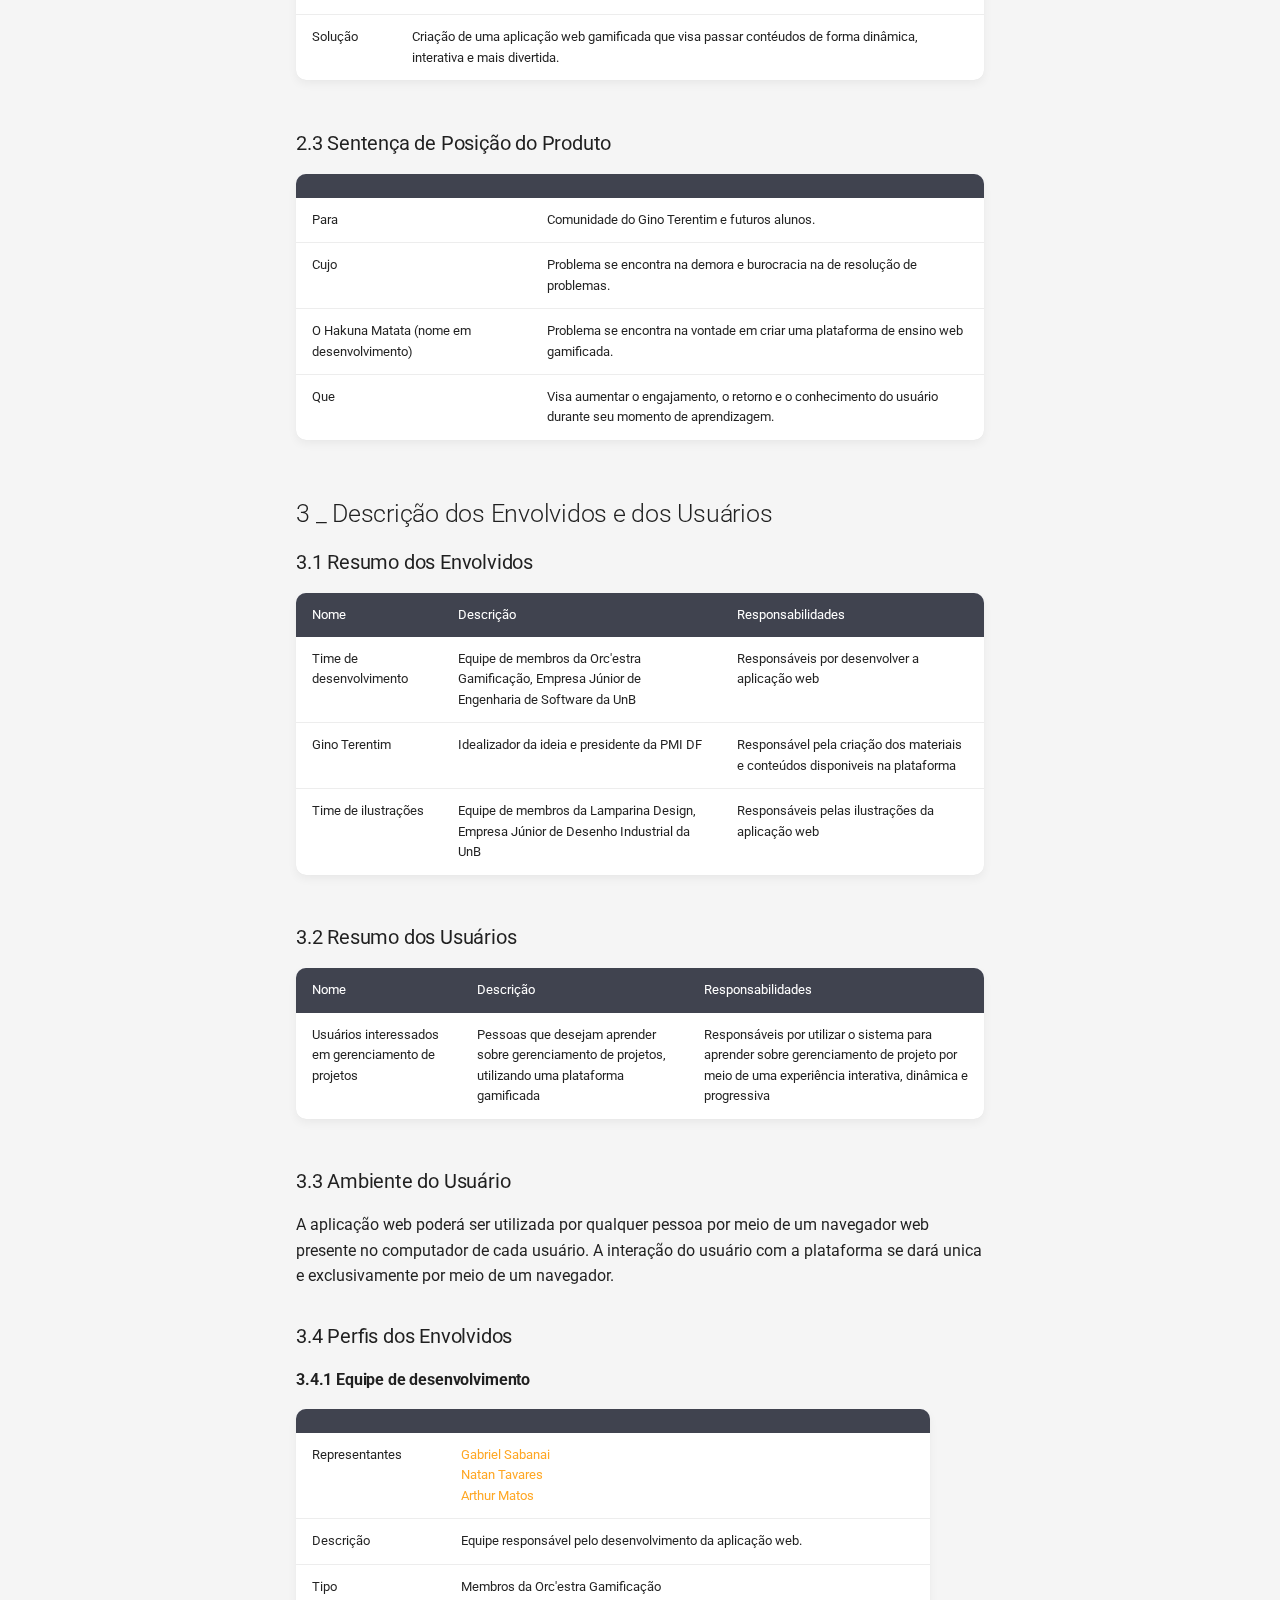
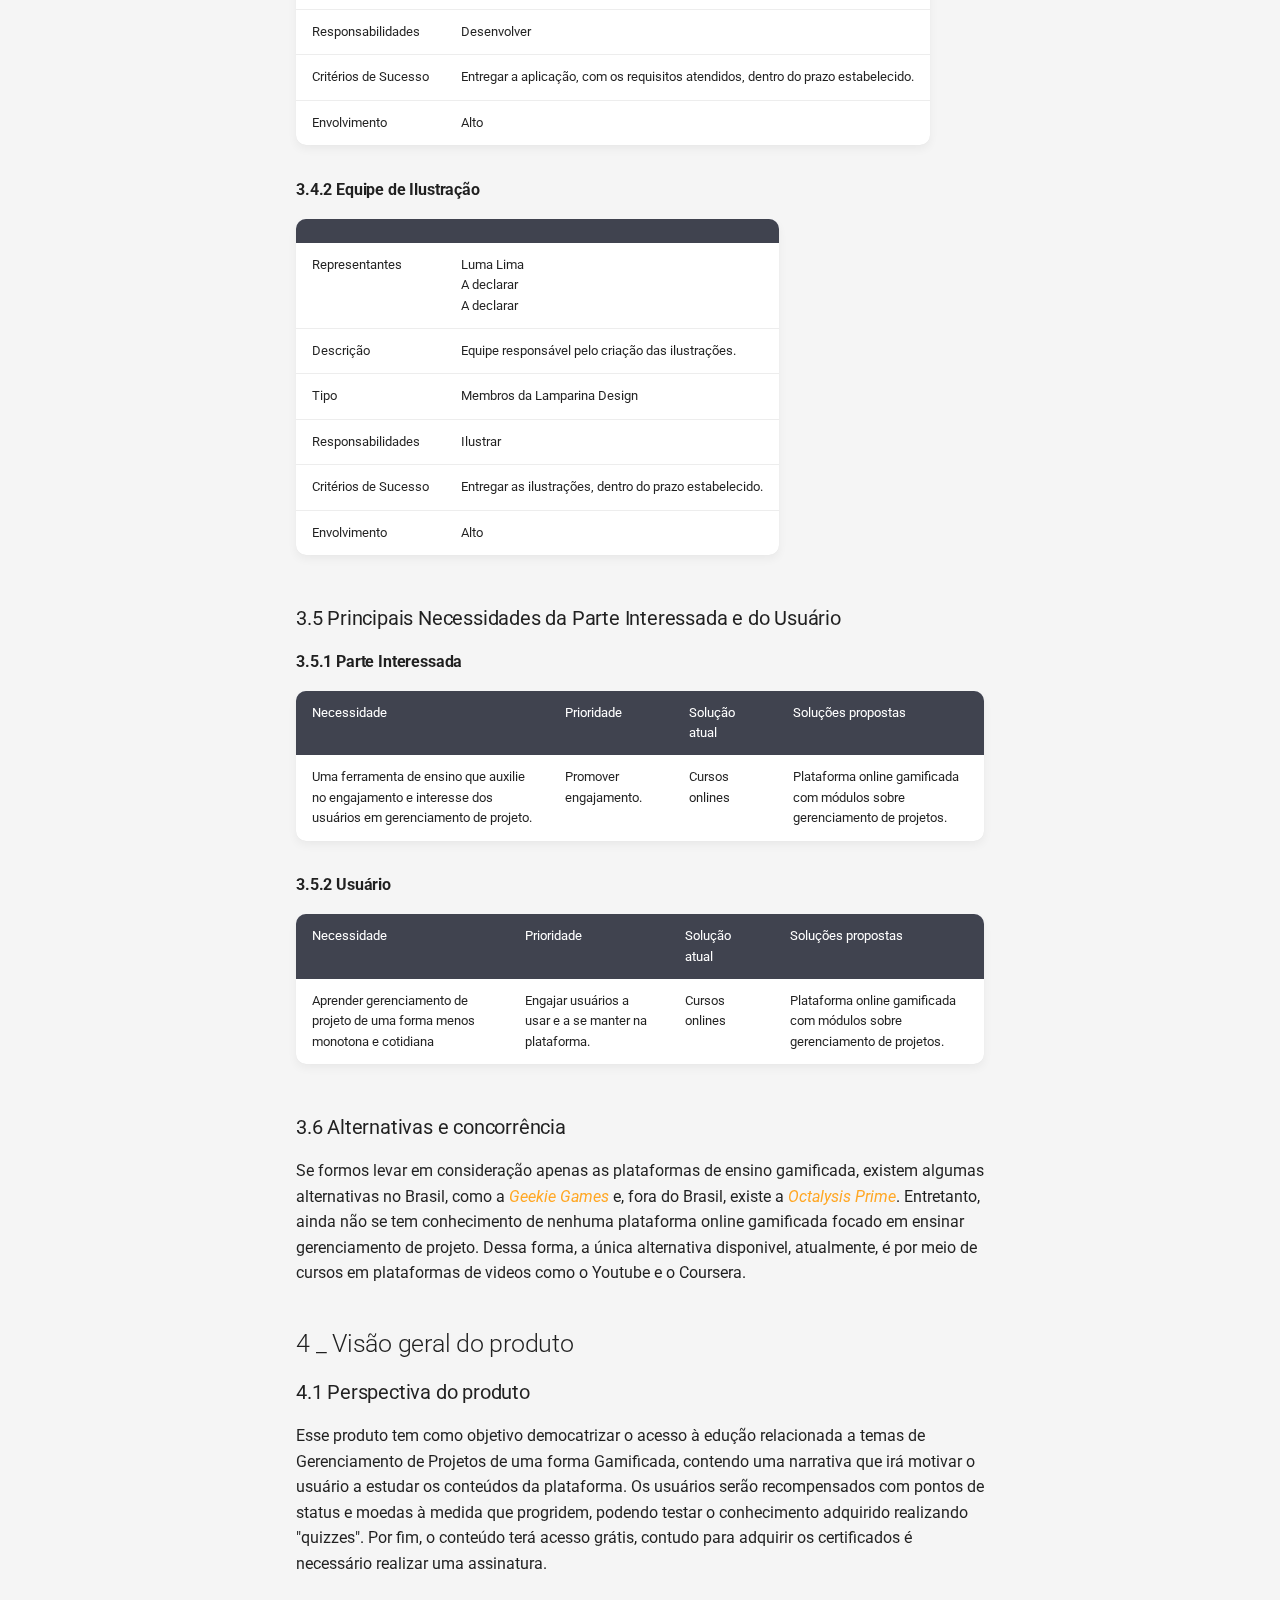
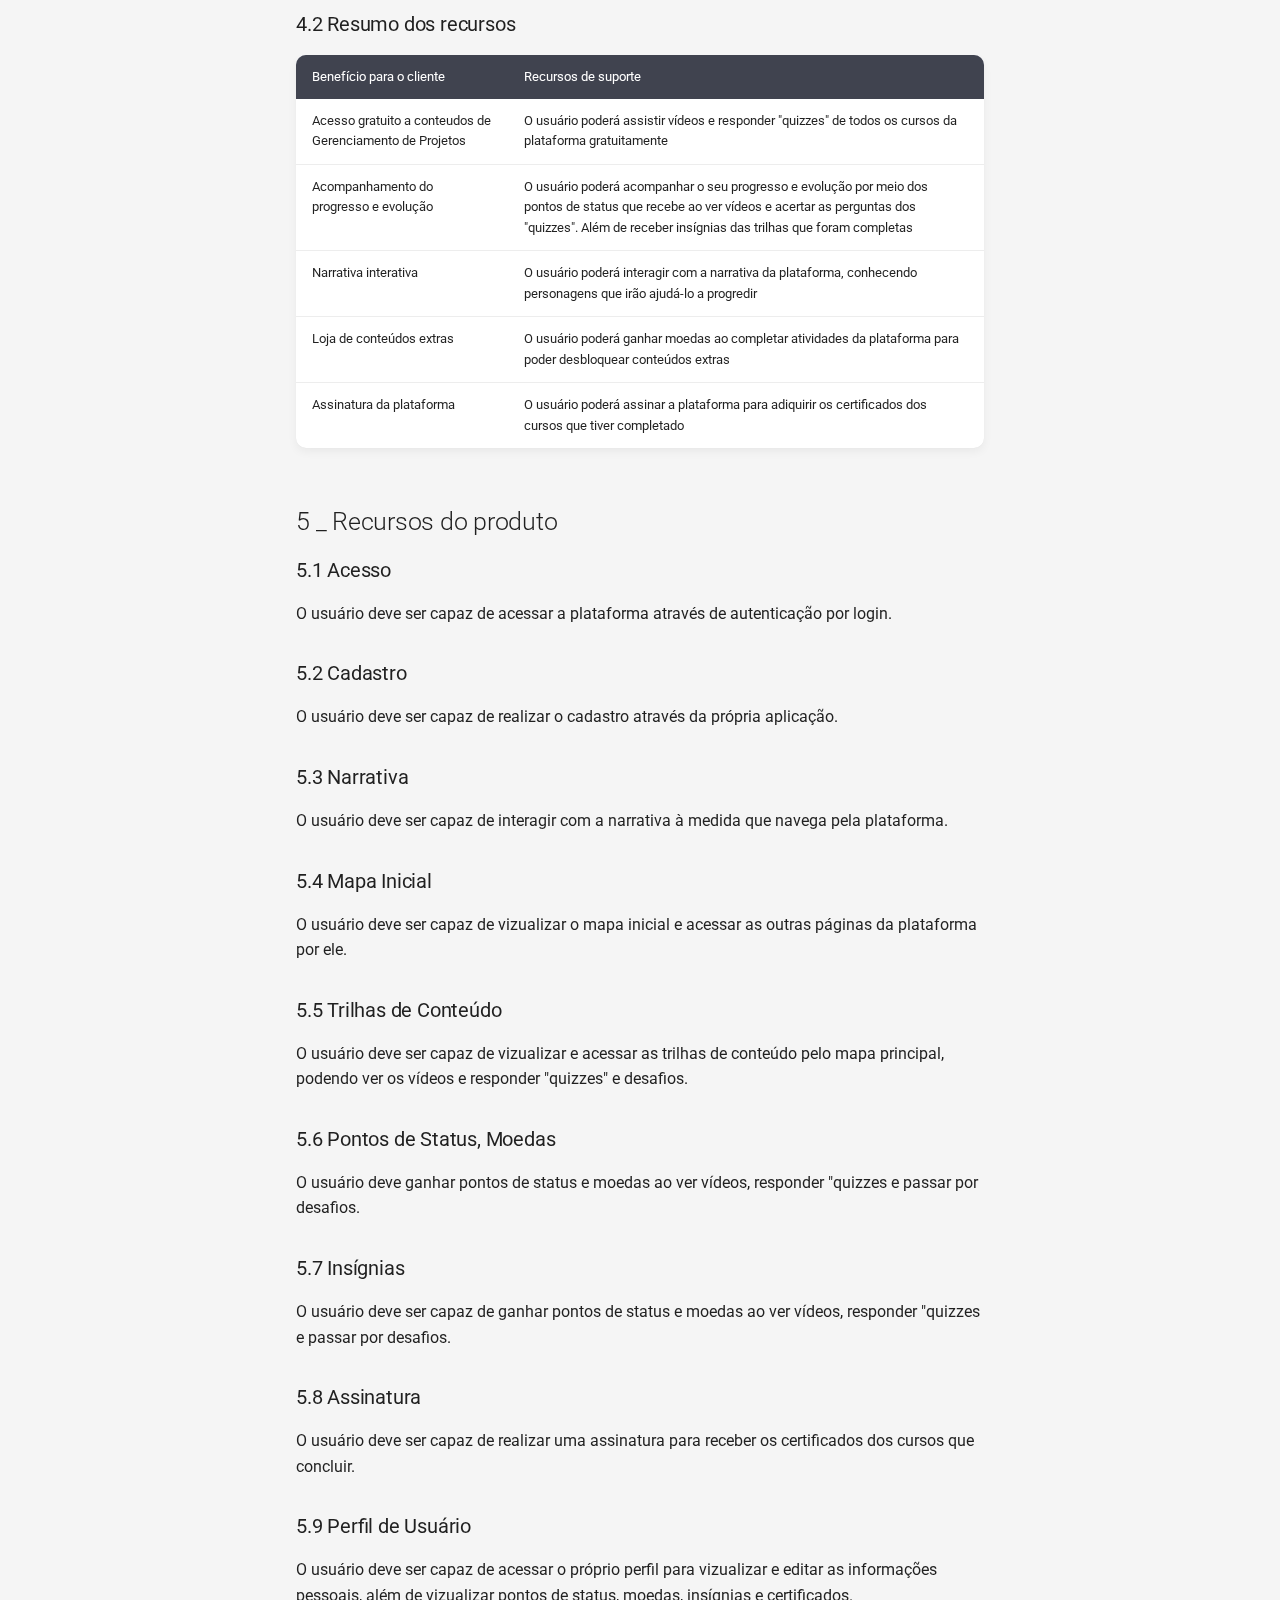
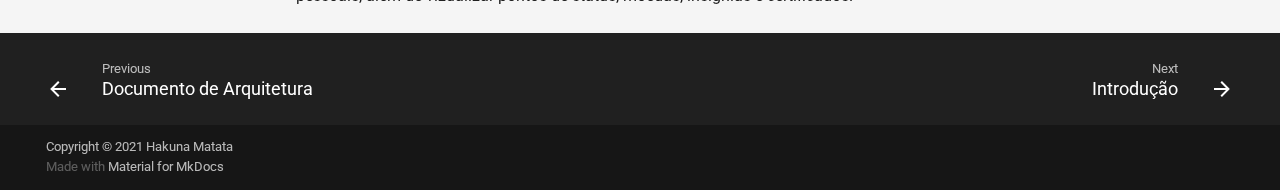
<file: vision/index.html>
<!doctype html>
<html lang="en" class="no-js">
  <head>
    
      <meta charset="utf-8">
      <meta name="viewport" content="width=device-width,initial-scale=1">
      
      
      
      
      <link rel="icon" href="../assets/images/favicon.png">
      <meta name="generator" content="mkdocs-1.1.2, mkdocs-material-7.0.6">
    
    
      
        <title>Documento de Visão - Hakuna Matata - Gino</title>
      
    
    
      <link rel="stylesheet" href="../assets/stylesheets/main.2c0c5eaf.min.css">
      
        
        <link rel="stylesheet" href="../assets/stylesheets/palette.7fa14f5b.min.css">
        
      
    
    
    
      
        
        <link rel="preconnect" href="https://fonts.gstatic.com" crossorigin>
        <link rel="stylesheet" href="https://fonts.googleapis.com/css?family=Roboto:300,400,400i,700%7CRoboto+Mono&display=fallback">
        <style>:root{--md-text-font-family:"Roboto";--md-code-font-family:"Roboto Mono"}</style>
      
    
    
    
      <link rel="stylesheet" href="../stylesheets/extra.css">
    
    
      
    
    
  </head>
  
  
    
    
      
    
    
    
    
    <body dir="ltr" data-md-color-scheme="" data-md-color-primary="orange" data-md-color-accent="yellow">
      
  
    
    <input class="md-toggle" data-md-toggle="drawer" type="checkbox" id="__drawer" autocomplete="off">
    <input class="md-toggle" data-md-toggle="search" type="checkbox" id="__search" autocomplete="off">
    <label class="md-overlay" for="__drawer"></label>
    <div data-md-component="skip">
      
        
        <a href="#documento-de-visao" class="md-skip">
          Skip to content
        </a>
      
    </div>
    <div data-md-component="announce">
      
    </div>
    
      <header class="md-header" data-md-component="header">
  <nav class="md-header__inner md-grid" aria-label="Header">
    <a href=".." title="Hakuna Matata - Gino" class="md-header__button md-logo" aria-label="Hakuna Matata - Gino" data-md-component="logo">
      
  
  <svg xmlns="http://www.w3.org/2000/svg" viewBox="0 0 24 24"><path d="M12 8a3 3 0 0 0 3-3 3 3 0 0 0-3-3 3 3 0 0 0-3 3 3 3 0 0 0 3 3m0 3.54C9.64 9.35 6.5 8 3 8v11c3.5 0 6.64 1.35 9 3.54 2.36-2.19 5.5-3.54 9-3.54V8c-3.5 0-6.64 1.35-9 3.54z"/></svg>

    </a>
    <label class="md-header__button md-icon" for="__drawer">
      <svg xmlns="http://www.w3.org/2000/svg" viewBox="0 0 24 24"><path d="M3 6h18v2H3V6m0 5h18v2H3v-2m0 5h18v2H3v-2z"/></svg>
    </label>
    <div class="md-header__title" data-md-component="header-title">
      <div class="md-header__ellipsis">
        <div class="md-header__topic">
          <span class="md-ellipsis">
            Hakuna Matata - Gino
          </span>
        </div>
        <div class="md-header__topic" data-md-component="header-topic">
          <span class="md-ellipsis">
            
              Documento de Visão
            
          </span>
        </div>
      </div>
    </div>
    <div class="md-header__options">
      
    </div>
    
      <label class="md-header__button md-icon" for="__search">
        <svg xmlns="http://www.w3.org/2000/svg" viewBox="0 0 24 24"><path d="M9.5 3A6.5 6.5 0 0 1 16 9.5c0 1.61-.59 3.09-1.56 4.23l.27.27h.79l5 5-1.5 1.5-5-5v-.79l-.27-.27A6.516 6.516 0 0 1 9.5 16 6.5 6.5 0 0 1 3 9.5 6.5 6.5 0 0 1 9.5 3m0 2C7 5 5 7 5 9.5S7 14 9.5 14 14 12 14 9.5 12 5 9.5 5z"/></svg>
      </label>
      
<div class="md-search" data-md-component="search" role="dialog">
  <label class="md-search__overlay" for="__search"></label>
  <div class="md-search__inner" role="search">
    <form class="md-search__form" name="search">
      <input type="text" class="md-search__input" name="query" aria-label="Search" placeholder="Search" autocapitalize="off" autocorrect="off" autocomplete="off" spellcheck="false" data-md-component="search-query" data-md-state="active" required>
      <label class="md-search__icon md-icon" for="__search">
        <svg xmlns="http://www.w3.org/2000/svg" viewBox="0 0 24 24"><path d="M9.5 3A6.5 6.5 0 0 1 16 9.5c0 1.61-.59 3.09-1.56 4.23l.27.27h.79l5 5-1.5 1.5-5-5v-.79l-.27-.27A6.516 6.516 0 0 1 9.5 16 6.5 6.5 0 0 1 3 9.5 6.5 6.5 0 0 1 9.5 3m0 2C7 5 5 7 5 9.5S7 14 9.5 14 14 12 14 9.5 12 5 9.5 5z"/></svg>
        <svg xmlns="http://www.w3.org/2000/svg" viewBox="0 0 24 24"><path d="M20 11v2H8l5.5 5.5-1.42 1.42L4.16 12l7.92-7.92L13.5 5.5 8 11h12z"/></svg>
      </label>
      <button type="reset" class="md-search__icon md-icon" aria-label="Clear" tabindex="-1">
        <svg xmlns="http://www.w3.org/2000/svg" viewBox="0 0 24 24"><path d="M19 6.41L17.59 5 12 10.59 6.41 5 5 6.41 10.59 12 5 17.59 6.41 19 12 13.41 17.59 19 19 17.59 13.41 12 19 6.41z"/></svg>
      </button>
    </form>
    <div class="md-search__output">
      <div class="md-search__scrollwrap" data-md-scrollfix>
        <div class="md-search-result" data-md-component="search-result">
          <div class="md-search-result__meta">
            Initializing search
          </div>
          <ol class="md-search-result__list"></ol>
        </div>
      </div>
    </div>
  </div>
</div>
    
    
      <div class="md-header__source">
        
<a href="https://github.com/orgs/OrcestraGamificacao/teams/hakuna-matata/repositories/" title="Go to repository" class="md-source" data-md-component="source">
  <div class="md-source__icon md-icon">
    
    <svg xmlns="http://www.w3.org/2000/svg" viewBox="0 0 448 512"><path d="M439.55 236.05L244 40.45a28.87 28.87 0 0 0-40.81 0l-40.66 40.63 51.52 51.52c27.06-9.14 52.68 16.77 43.39 43.68l49.66 49.66c34.23-11.8 61.18 31 35.47 56.69-26.49 26.49-70.21-2.87-56-37.34L240.22 199v121.85c25.3 12.54 22.26 41.85 9.08 55a34.34 34.34 0 0 1-48.55 0c-17.57-17.6-11.07-46.91 11.25-56v-123c-20.8-8.51-24.6-30.74-18.64-45L142.57 101 8.45 235.14a28.86 28.86 0 0 0 0 40.81l195.61 195.6a28.86 28.86 0 0 0 40.8 0l194.69-194.69a28.86 28.86 0 0 0 0-40.81z"/></svg>
  </div>
  <div class="md-source__repository">
    Hakuna Matata
  </div>
</a>
      </div>
    
  </nav>
</header>
    
    <div class="md-container" data-md-component="container">
      
      
        
          
<nav class="md-tabs" aria-label="Tabs" data-md-component="tabs">
  <div class="md-tabs__inner md-grid">
    <ul class="md-tabs__list">
      
        
  
  


  <li class="md-tabs__item">
    <a href=".." class="md-tabs__link">
      Inicio
    </a>
  </li>

      
        
  
  


  <li class="md-tabs__item">
    <a href="../architecture/" class="md-tabs__link">
      Documento de Arquitetura
    </a>
  </li>

      
        
  
  
    
  


  <li class="md-tabs__item">
    <a href="./" class="md-tabs__link md-tabs__link--active">
      Documento de Visão
    </a>
  </li>

      
        
  
  


  
  
  
    <li class="md-tabs__item">
      <a href="../politics/goodHabits/" class="md-tabs__link">
        Politicas
      </a>
    </li>
  

      
    </ul>
  </div>
</nav>
        
      
      <main class="md-main" data-md-component="main">
        <div class="md-main__inner md-grid">
          
            
              
              <div class="md-sidebar md-sidebar--primary" data-md-component="sidebar" data-md-type="navigation" >
                <div class="md-sidebar__scrollwrap">
                  <div class="md-sidebar__inner">
                    

  


<nav class="md-nav md-nav--primary md-nav--lifted" aria-label="Navigation" data-md-level="0">
  <label class="md-nav__title" for="__drawer">
    <a href=".." title="Hakuna Matata - Gino" class="md-nav__button md-logo" aria-label="Hakuna Matata - Gino" data-md-component="logo">
      
  
  <svg xmlns="http://www.w3.org/2000/svg" viewBox="0 0 24 24"><path d="M12 8a3 3 0 0 0 3-3 3 3 0 0 0-3-3 3 3 0 0 0-3 3 3 3 0 0 0 3 3m0 3.54C9.64 9.35 6.5 8 3 8v11c3.5 0 6.64 1.35 9 3.54 2.36-2.19 5.5-3.54 9-3.54V8c-3.5 0-6.64 1.35-9 3.54z"/></svg>

    </a>
    Hakuna Matata - Gino
  </label>
  
    <div class="md-nav__source">
      
<a href="https://github.com/orgs/OrcestraGamificacao/teams/hakuna-matata/repositories/" title="Go to repository" class="md-source" data-md-component="source">
  <div class="md-source__icon md-icon">
    
    <svg xmlns="http://www.w3.org/2000/svg" viewBox="0 0 448 512"><path d="M439.55 236.05L244 40.45a28.87 28.87 0 0 0-40.81 0l-40.66 40.63 51.52 51.52c27.06-9.14 52.68 16.77 43.39 43.68l49.66 49.66c34.23-11.8 61.18 31 35.47 56.69-26.49 26.49-70.21-2.87-56-37.34L240.22 199v121.85c25.3 12.54 22.26 41.85 9.08 55a34.34 34.34 0 0 1-48.55 0c-17.57-17.6-11.07-46.91 11.25-56v-123c-20.8-8.51-24.6-30.74-18.64-45L142.57 101 8.45 235.14a28.86 28.86 0 0 0 0 40.81l195.61 195.6a28.86 28.86 0 0 0 40.8 0l194.69-194.69a28.86 28.86 0 0 0 0-40.81z"/></svg>
  </div>
  <div class="md-source__repository">
    Hakuna Matata
  </div>
</a>
    </div>
  
  <ul class="md-nav__list" data-md-scrollfix>
    
      
      
      

  
  
  
    <li class="md-nav__item">
      <a href=".." class="md-nav__link">
        Inicio
      </a>
    </li>
  

    
      
      
      

  
  
  
    <li class="md-nav__item">
      <a href="../architecture/" class="md-nav__link">
        Documento de Arquitetura
      </a>
    </li>
  

    
      
      
      

  
  
    
  
  
    <li class="md-nav__item md-nav__item--active">
      
      <input class="md-nav__toggle md-toggle" data-md-toggle="toc" type="checkbox" id="__toc">
      
        
      
      
        <label class="md-nav__link md-nav__link--active" for="__toc">
          Documento de Visão
          <span class="md-nav__icon md-icon"></span>
        </label>
      
      <a href="./" class="md-nav__link md-nav__link--active">
        Documento de Visão
      </a>
      
        
<nav class="md-nav md-nav--secondary" aria-label="Table of contents">
  
  
    
  
  
    <label class="md-nav__title" for="__toc">
      <span class="md-nav__icon md-icon"></span>
      Table of contents
    </label>
    <ul class="md-nav__list" data-md-component="toc" data-md-scrollfix>
      
        <li class="md-nav__item">
  <a href="#1-_-introducao" class="md-nav__link">
    1 _ Introdução
  </a>
  
    <nav class="md-nav" aria-label="1 _ Introdução">
      <ul class="md-nav__list">
        
          <li class="md-nav__item">
  <a href="#11-finalidade" class="md-nav__link">
    1.1 Finalidade
  </a>
  
</li>
        
          <li class="md-nav__item">
  <a href="#12-escopo" class="md-nav__link">
    1.2 Escopo
  </a>
  
</li>
        
          <li class="md-nav__item">
  <a href="#13-nao-escopo" class="md-nav__link">
    1.3 Não Escopo
  </a>
  
</li>
        
          <li class="md-nav__item">
  <a href="#14-definicoes-acronimos-e-abreviacoes" class="md-nav__link">
    1.4 Definições, Acrônimos e Abreviações
  </a>
  
</li>
        
          <li class="md-nav__item">
  <a href="#15-refencias" class="md-nav__link">
    1.5 Refências
  </a>
  
</li>
        
          <li class="md-nav__item">
  <a href="#16-visao-geral" class="md-nav__link">
    1.6 Visão Geral
  </a>
  
</li>
        
      </ul>
    </nav>
  
</li>
      
        <li class="md-nav__item">
  <a href="#2-_-posicionamento" class="md-nav__link">
    2 _ Posicionamento
  </a>
  
    <nav class="md-nav" aria-label="2 _ Posicionamento">
      <ul class="md-nav__list">
        
          <li class="md-nav__item">
  <a href="#21-oportunidade-de-negocios" class="md-nav__link">
    2.1 Oportunidade de Negócios
  </a>
  
</li>
        
          <li class="md-nav__item">
  <a href="#22-descricao-do-problema" class="md-nav__link">
    2.2 Descrição do Problema
  </a>
  
</li>
        
          <li class="md-nav__item">
  <a href="#23-sentenca-de-posicao-do-produto" class="md-nav__link">
    2.3 Sentença de Posição do Produto
  </a>
  
</li>
        
      </ul>
    </nav>
  
</li>
      
        <li class="md-nav__item">
  <a href="#3-_-descricao-dos-envolvidos-e-dos-usuarios" class="md-nav__link">
    3 _ Descrição dos Envolvidos e dos Usuários
  </a>
  
    <nav class="md-nav" aria-label="3 _ Descrição dos Envolvidos e dos Usuários">
      <ul class="md-nav__list">
        
          <li class="md-nav__item">
  <a href="#31-resumo-dos-envolvidos" class="md-nav__link">
    3.1 Resumo dos Envolvidos
  </a>
  
</li>
        
          <li class="md-nav__item">
  <a href="#32-resumo-dos-usuarios" class="md-nav__link">
    3.2 Resumo dos Usuários
  </a>
  
</li>
        
          <li class="md-nav__item">
  <a href="#33-ambiente-do-usuario" class="md-nav__link">
    3.3 Ambiente do Usuário
  </a>
  
</li>
        
          <li class="md-nav__item">
  <a href="#34-perfis-dos-envolvidos" class="md-nav__link">
    3.4 Perfis dos Envolvidos
  </a>
  
    <nav class="md-nav" aria-label="3.4 Perfis dos Envolvidos">
      <ul class="md-nav__list">
        
          <li class="md-nav__item">
  <a href="#341-equipe-de-desenvolvimento" class="md-nav__link">
    3.4.1 Equipe de desenvolvimento
  </a>
  
</li>
        
          <li class="md-nav__item">
  <a href="#342-equipe-de-ilustracao" class="md-nav__link">
    3.4.2 Equipe de Ilustração
  </a>
  
</li>
        
      </ul>
    </nav>
  
</li>
        
          <li class="md-nav__item">
  <a href="#35-principais-necessidades-da-parte-interessada-e-do-usuario" class="md-nav__link">
    3.5 Principais Necessidades da Parte Interessada e do Usuário
  </a>
  
    <nav class="md-nav" aria-label="3.5 Principais Necessidades da Parte Interessada e do Usuário">
      <ul class="md-nav__list">
        
          <li class="md-nav__item">
  <a href="#351-parte-interessada" class="md-nav__link">
    3.5.1 Parte Interessada
  </a>
  
</li>
        
          <li class="md-nav__item">
  <a href="#352-usuario" class="md-nav__link">
    3.5.2 Usuário
  </a>
  
</li>
        
      </ul>
    </nav>
  
</li>
        
          <li class="md-nav__item">
  <a href="#36-alternativas-e-concorrencia" class="md-nav__link">
    3.6 Alternativas e concorrência
  </a>
  
</li>
        
      </ul>
    </nav>
  
</li>
      
        <li class="md-nav__item">
  <a href="#4-_-visao-geral-do-produto" class="md-nav__link">
    4 _ Visão geral do produto
  </a>
  
    <nav class="md-nav" aria-label="4 _ Visão geral do produto">
      <ul class="md-nav__list">
        
          <li class="md-nav__item">
  <a href="#41-perspectiva-do-produto" class="md-nav__link">
    4.1 Perspectiva do produto
  </a>
  
</li>
        
          <li class="md-nav__item">
  <a href="#42-resumo-dos-recursos" class="md-nav__link">
    4.2 Resumo dos recursos
  </a>
  
</li>
        
      </ul>
    </nav>
  
</li>
      
        <li class="md-nav__item">
  <a href="#5-_-recursos-do-produto" class="md-nav__link">
    5 _ Recursos do produto
  </a>
  
    <nav class="md-nav" aria-label="5 _ Recursos do produto">
      <ul class="md-nav__list">
        
          <li class="md-nav__item">
  <a href="#51-acesso" class="md-nav__link">
    5.1 Acesso
  </a>
  
</li>
        
          <li class="md-nav__item">
  <a href="#52-cadastro" class="md-nav__link">
    5.2 Cadastro
  </a>
  
</li>
        
          <li class="md-nav__item">
  <a href="#53-narrativa" class="md-nav__link">
    5.3 Narrativa
  </a>
  
</li>
        
          <li class="md-nav__item">
  <a href="#54-mapa-inicial" class="md-nav__link">
    5.4 Mapa Inicial
  </a>
  
</li>
        
          <li class="md-nav__item">
  <a href="#55-trilhas-de-conteudo" class="md-nav__link">
    5.5 Trilhas de Conteúdo
  </a>
  
</li>
        
          <li class="md-nav__item">
  <a href="#56-pontos-de-status-moedas" class="md-nav__link">
    5.6 Pontos de Status, Moedas
  </a>
  
</li>
        
          <li class="md-nav__item">
  <a href="#57-insignias" class="md-nav__link">
    5.7 Insígnias
  </a>
  
</li>
        
          <li class="md-nav__item">
  <a href="#58-assinatura" class="md-nav__link">
    5.8 Assinatura
  </a>
  
</li>
        
          <li class="md-nav__item">
  <a href="#59-perfil-de-usuario" class="md-nav__link">
    5.9 Perfil de Usuário
  </a>
  
</li>
        
      </ul>
    </nav>
  
</li>
      
    </ul>
  
</nav>
      
    </li>
  

    
      
      
      

  
  
  
    
    <li class="md-nav__item md-nav__item--nested">
      
      
        <input class="md-nav__toggle md-toggle" data-md-toggle="__nav_4" type="checkbox" id="__nav_4" >
      
      <label class="md-nav__link" for="__nav_4">
        Politicas
        <span class="md-nav__icon md-icon"></span>
      </label>
      <nav class="md-nav" aria-label="Politicas" data-md-level="1">
        <label class="md-nav__title" for="__nav_4">
          <span class="md-nav__icon md-icon"></span>
          Politicas
        </label>
        <ul class="md-nav__list" data-md-scrollfix>
          
            
  
  
  
    <li class="md-nav__item">
      <a href="../politics/goodHabits/" class="md-nav__link">
        Introdução
      </a>
    </li>
  

          
            
  
  
  
    <li class="md-nav__item">
      <a href="../politics/branchPolitics/" class="md-nav__link">
        Branch
      </a>
    </li>
  

          
            
  
  
  
    <li class="md-nav__item">
      <a href="../politics/commitPolitics/" class="md-nav__link">
        Commit
      </a>
    </li>
  

          
            
  
  
  
    <li class="md-nav__item">
      <a href="../politics/prPolitics/" class="md-nav__link">
        Pull Request
      </a>
    </li>
  

          
            
  
  
  
    <li class="md-nav__item">
      <a href="../politics/issuePolitics/" class="md-nav__link">
        Issue
      </a>
    </li>
  

          
        </ul>
      </nav>
    </li>
  

    
  </ul>
</nav>
                  </div>
                </div>
              </div>
            
            
              
              <div class="md-sidebar md-sidebar--secondary" data-md-component="sidebar" data-md-type="toc" >
                <div class="md-sidebar__scrollwrap">
                  <div class="md-sidebar__inner">
                    
<nav class="md-nav md-nav--secondary" aria-label="Table of contents">
  
  
    
  
  
    <label class="md-nav__title" for="__toc">
      <span class="md-nav__icon md-icon"></span>
      Table of contents
    </label>
    <ul class="md-nav__list" data-md-component="toc" data-md-scrollfix>
      
        <li class="md-nav__item">
  <a href="#1-_-introducao" class="md-nav__link">
    1 _ Introdução
  </a>
  
    <nav class="md-nav" aria-label="1 _ Introdução">
      <ul class="md-nav__list">
        
          <li class="md-nav__item">
  <a href="#11-finalidade" class="md-nav__link">
    1.1 Finalidade
  </a>
  
</li>
        
          <li class="md-nav__item">
  <a href="#12-escopo" class="md-nav__link">
    1.2 Escopo
  </a>
  
</li>
        
          <li class="md-nav__item">
  <a href="#13-nao-escopo" class="md-nav__link">
    1.3 Não Escopo
  </a>
  
</li>
        
          <li class="md-nav__item">
  <a href="#14-definicoes-acronimos-e-abreviacoes" class="md-nav__link">
    1.4 Definições, Acrônimos e Abreviações
  </a>
  
</li>
        
          <li class="md-nav__item">
  <a href="#15-refencias" class="md-nav__link">
    1.5 Refências
  </a>
  
</li>
        
          <li class="md-nav__item">
  <a href="#16-visao-geral" class="md-nav__link">
    1.6 Visão Geral
  </a>
  
</li>
        
      </ul>
    </nav>
  
</li>
      
        <li class="md-nav__item">
  <a href="#2-_-posicionamento" class="md-nav__link">
    2 _ Posicionamento
  </a>
  
    <nav class="md-nav" aria-label="2 _ Posicionamento">
      <ul class="md-nav__list">
        
          <li class="md-nav__item">
  <a href="#21-oportunidade-de-negocios" class="md-nav__link">
    2.1 Oportunidade de Negócios
  </a>
  
</li>
        
          <li class="md-nav__item">
  <a href="#22-descricao-do-problema" class="md-nav__link">
    2.2 Descrição do Problema
  </a>
  
</li>
        
          <li class="md-nav__item">
  <a href="#23-sentenca-de-posicao-do-produto" class="md-nav__link">
    2.3 Sentença de Posição do Produto
  </a>
  
</li>
        
      </ul>
    </nav>
  
</li>
      
        <li class="md-nav__item">
  <a href="#3-_-descricao-dos-envolvidos-e-dos-usuarios" class="md-nav__link">
    3 _ Descrição dos Envolvidos e dos Usuários
  </a>
  
    <nav class="md-nav" aria-label="3 _ Descrição dos Envolvidos e dos Usuários">
      <ul class="md-nav__list">
        
          <li class="md-nav__item">
  <a href="#31-resumo-dos-envolvidos" class="md-nav__link">
    3.1 Resumo dos Envolvidos
  </a>
  
</li>
        
          <li class="md-nav__item">
  <a href="#32-resumo-dos-usuarios" class="md-nav__link">
    3.2 Resumo dos Usuários
  </a>
  
</li>
        
          <li class="md-nav__item">
  <a href="#33-ambiente-do-usuario" class="md-nav__link">
    3.3 Ambiente do Usuário
  </a>
  
</li>
        
          <li class="md-nav__item">
  <a href="#34-perfis-dos-envolvidos" class="md-nav__link">
    3.4 Perfis dos Envolvidos
  </a>
  
    <nav class="md-nav" aria-label="3.4 Perfis dos Envolvidos">
      <ul class="md-nav__list">
        
          <li class="md-nav__item">
  <a href="#341-equipe-de-desenvolvimento" class="md-nav__link">
    3.4.1 Equipe de desenvolvimento
  </a>
  
</li>
        
          <li class="md-nav__item">
  <a href="#342-equipe-de-ilustracao" class="md-nav__link">
    3.4.2 Equipe de Ilustração
  </a>
  
</li>
        
      </ul>
    </nav>
  
</li>
        
          <li class="md-nav__item">
  <a href="#35-principais-necessidades-da-parte-interessada-e-do-usuario" class="md-nav__link">
    3.5 Principais Necessidades da Parte Interessada e do Usuário
  </a>
  
    <nav class="md-nav" aria-label="3.5 Principais Necessidades da Parte Interessada e do Usuário">
      <ul class="md-nav__list">
        
          <li class="md-nav__item">
  <a href="#351-parte-interessada" class="md-nav__link">
    3.5.1 Parte Interessada
  </a>
  
</li>
        
          <li class="md-nav__item">
  <a href="#352-usuario" class="md-nav__link">
    3.5.2 Usuário
  </a>
  
</li>
        
      </ul>
    </nav>
  
</li>
        
          <li class="md-nav__item">
  <a href="#36-alternativas-e-concorrencia" class="md-nav__link">
    3.6 Alternativas e concorrência
  </a>
  
</li>
        
      </ul>
    </nav>
  
</li>
      
        <li class="md-nav__item">
  <a href="#4-_-visao-geral-do-produto" class="md-nav__link">
    4 _ Visão geral do produto
  </a>
  
    <nav class="md-nav" aria-label="4 _ Visão geral do produto">
      <ul class="md-nav__list">
        
          <li class="md-nav__item">
  <a href="#41-perspectiva-do-produto" class="md-nav__link">
    4.1 Perspectiva do produto
  </a>
  
</li>
        
          <li class="md-nav__item">
  <a href="#42-resumo-dos-recursos" class="md-nav__link">
    4.2 Resumo dos recursos
  </a>
  
</li>
        
      </ul>
    </nav>
  
</li>
      
        <li class="md-nav__item">
  <a href="#5-_-recursos-do-produto" class="md-nav__link">
    5 _ Recursos do produto
  </a>
  
    <nav class="md-nav" aria-label="5 _ Recursos do produto">
      <ul class="md-nav__list">
        
          <li class="md-nav__item">
  <a href="#51-acesso" class="md-nav__link">
    5.1 Acesso
  </a>
  
</li>
        
          <li class="md-nav__item">
  <a href="#52-cadastro" class="md-nav__link">
    5.2 Cadastro
  </a>
  
</li>
        
          <li class="md-nav__item">
  <a href="#53-narrativa" class="md-nav__link">
    5.3 Narrativa
  </a>
  
</li>
        
          <li class="md-nav__item">
  <a href="#54-mapa-inicial" class="md-nav__link">
    5.4 Mapa Inicial
  </a>
  
</li>
        
          <li class="md-nav__item">
  <a href="#55-trilhas-de-conteudo" class="md-nav__link">
    5.5 Trilhas de Conteúdo
  </a>
  
</li>
        
          <li class="md-nav__item">
  <a href="#56-pontos-de-status-moedas" class="md-nav__link">
    5.6 Pontos de Status, Moedas
  </a>
  
</li>
        
          <li class="md-nav__item">
  <a href="#57-insignias" class="md-nav__link">
    5.7 Insígnias
  </a>
  
</li>
        
          <li class="md-nav__item">
  <a href="#58-assinatura" class="md-nav__link">
    5.8 Assinatura
  </a>
  
</li>
        
          <li class="md-nav__item">
  <a href="#59-perfil-de-usuario" class="md-nav__link">
    5.9 Perfil de Usuário
  </a>
  
</li>
        
      </ul>
    </nav>
  
</li>
      
    </ul>
  
</nav>
                  </div>
                </div>
              </div>
            
          
          <div class="md-content" data-md-component="content">
            <article class="md-content__inner md-typeset">
              
                
                  <a href="https://github.com/orgs/OrcestraGamificacao/teams/hakuna-matata/repositories/edit/master/docs/vision.md" title="Edit this page" class="md-content__button md-icon">
                    <svg xmlns="http://www.w3.org/2000/svg" viewBox="0 0 24 24"><path d="M20.71 7.04c.39-.39.39-1.04 0-1.41l-2.34-2.34c-.37-.39-1.02-.39-1.41 0l-1.84 1.83 3.75 3.75M3 17.25V21h3.75L17.81 9.93l-3.75-3.75L3 17.25z"/></svg>
                  </a>
                
                
                <h1 id="documento-de-visao">Documento de Visão</h1>
<table>
<thead>
<tr>
<th>Autor</th>
<th>Descrição</th>
<th>Data</th>
<th>Versão</th>
</tr>
</thead>
<tbody>
<tr>
<td><a href="https://github.com/Sabanai104">Gabriel Sabanai</a></td>
<td>Tópicos 1.1, 1.3, 1.6</td>
<td>29/03/2021</td>
<td>0.1</td>
</tr>
<tr>
<td><a href="https://github.com/Neitan2001">Natan Santana</a></td>
<td>Tópico 4.1, 4.2</td>
<td>31/03/2021</td>
<td>0.2</td>
</tr>
<tr>
<td><a href="https://github.com/Neitan2001">Natan Santana</a></td>
<td>Tópico 5.1, 5.2, 5.3, 5.4, 5.5, 5.6, 5.7, 5.8</td>
<td>31/03/2021</td>
<td>0.3</td>
</tr>
<tr>
<td><a href="https://github.com/Sabanai104">Gabriel Sabanai</a></td>
<td>Tópicos 1.2, 1.4, 1.5, 2.1, 2.2, 2.3</td>
<td>01/03/2021</td>
<td>0.4</td>
</tr>
<tr>
<td><a href="https://github.com/Sabanai104">Gabriel Sabanai</a></td>
<td>Tópicos 3.1, 3.2, 3.3, 3.4</td>
<td>02/03/2021</td>
<td>0.5</td>
</tr>
<tr>
<td><a href="https://github.com/Sabanai104">Gabriel Sabanai</a></td>
<td>Tópicos 3.5, 3.6</td>
<td>01/03/2021</td>
<td>0.4</td>
</tr>
</tbody>
</table>
<h2 id="1-_-introducao">1 _ Introdução</h2>
<h3 id="11-finalidade">1.1 Finalidade</h3>
<p>Este documento tem como objetivo esclarecer e documentar as características e aplicações do desenvolvimento do projeto Hakuna Matata (nome em desenvolvimento).</p>
<h3 id="12-escopo">1.2 Escopo</h3>
<p>O estudo online já se tornou a realidade em tempos de pandemia e com o decorrer do ultimo ano, a quantidade de plataformas de ensino a distância teve um grande aumento. Entretanto, o EAD vem se mostrando um desafio tanto para professores, por alguns demonstrarem dificuldade em se adaptar, tanto para os alunos, que possuem dificuldade em se concentrar por meio de video aulas.</p>
<p>Dessa forma, é preciso inovar e explorar técnicas e tecnologias com própositos diferentes. É em meio a essa crise que entra o projeto Hakuna Matata(nome em desenvolvimento), uma plataforma de ensino, gamificada e gratuita para todos, idealizada por Gino Terentim, desenvolvida pela Orc'estra Gamificação e ilustrada pela Lamparina Designs.</p>
<p>Gino teve a ideia da plataforma atráves de seu contato e estudo com a gamificação, além de utilizar plataformas de ensinos gamificados, como o Octalysis Prime. Dessa forma, percebeu que com ela poderia oferecer uma forma de ensino interativa, engajadora e única para todos.</p>
<p>O escopo do Hakuna Matata(nome em desenvolvimento) se encontra um software que atua como uma plataforma web gamificada, que traz elementos de narrativa, evolução, interação, compras e, principalmente, conhecimento progressivo. Assim, o usuário se cadastra e acessá a mesma para aprender diversos conteúdos passados por Gino Terentim.</p>
<h3 id="13-nao-escopo">1.3 Não Escopo</h3>
<p>O <em>software</em> previsto não tem a finalidade de se tornar uma plataforma de video generica ou uma plataforma de download de video aulas.</p>
<p>Além disso, diferentemente de outras plataformas parecidas, o <em>software</em> não é uma plataforma de video aulas sem a presença de nenhum elemento de gamificação, também não é uma plataforma que só pode ser acessada com uma assinatura e não é direcionada apenas para um público em especifico. </p>
<p>Por fim, a plataforma não é qualquer tipo de jogo ou simulação.</p>
<h3 id="14-definicoes-acronimos-e-abreviacoes">1.4 Definições, Acrônimos e Abreviações</h3>
<ul>
<li>Hakuna Matata (Nome em desenvolvimento): Produto a ser criado para solucionar a temática anteriormente referenciada;</li>
<li>Software: Sequência de instruções escritas para serem interpretadas por um computador com o objetivo de executar tarefas específicas;</li>
<li>Gamificação: Técnica de design que busca utilizar elementos e atributos presentes em jogos e aplica-las em áreas do trabalho ou em tarefas do dia-a-dia;</li>
<li>EAD: Ensino a distância.</li>
</ul>
<h3 id="15-refencias">1.5 Refências</h3>
<ul>
<li>
<p><a href="https://insights.liga.ventures/edtechs/ferramentas-de-ensino-baseadas-em-jogos-e-gamificacao/">https://insights.liga.ventures/edtechs/ferramentas-de-ensino-baseadas-em-jogos-e-gamificacao/</a>;</p>
</li>
<li>
<p><a href="https://porvir.org/8-plataformas-adaptativas-voce-precisa-conhecer/">https://porvir.org/8-plataformas-adaptativas-voce-precisa-conhecer/</a>;</p>
</li>
<li>
<p><a href="https://www.terra.com.br/noticias/dino/durante-a-quarentena-aumenta-o-numero-de-buscas-por-cursos-em-formato-ead,e4e11a6c5fc5b5f3e1d0b435ffbf006dsx21lq9x.html">https://www.terra.com.br/noticias/dino/durante-a-quarentena-aumenta-o-numero-de-buscas-por-cursos-em-formato-ead,e4e11a6c5fc5b5f3e1d0b435ffbf006dsx21lq9x.html</a>;</p>
</li>
<li>
<p><a href="https://www.gazetadopovo.com.br/educacao/ensino-superior-ead-ganha-impulso-na-pandemia-mas-inadimplencia-tambem-aumenta/">https://www.gazetadopovo.com.br/educacao/ensino-superior-ead-ganha-impulso-na-pandemia-mas-inadimplencia-tambem-aumenta/</a>;</p>
</li>
<li>
<p><a href="https://ginoterentim.com/">https://ginoterentim.com/</a>;</p>
</li>
<li>
<p><a href="https://www12.senado.leg.br/radio/1/noticia/2020/10/26/ensino-a-distancia-ganha-preferencia-dos-calouros-em-2019#:~:text=Segundo%20o%20Censo%20da%20Educa%C3%A7%C3%A3o,Dez%20anos%20depois%20s%C3%A3o%2043%25..">https://www12.senado.leg.br/radio/1/noticia/2020/10/26/ensino-a-distancia-ganha-preferencia-dos-calouros-em-2019#:~:text=Segundo%20o%20Censo%20da%20Educa%C3%A7%C3%A3o,Dez%20anos%20depois%20s%C3%A3o%2043%25..</a>.</p>
</li>
</ul>
<h3 id="16-visao-geral">1.6 Visão Geral</h3>
<p>Este documento tem como visão fazer a documentação descritiva dos fundamentos, organização e desenvolvimento do Hakuna Matata, bem como contextos levados a sua criação. Dessa maneira representa a oportunidade de negócio com a problematica em questão, incluindo uma visão macro dos requisitos e funcionalidades ciradas e utilizadas pelo mesmo, a fim, de cumprir seu papel.</p>
<h2 id="2-_-posicionamento">2 _ Posicionamento</h2>
<h3 id="21-oportunidade-de-negocios">2.1 Oportunidade de Negócios</h3>
<p>A tendência do EAD é grande, afinal, de acordo com os ultimos dados da Google, houve um aumento de 130% nas buscas por especialização a distância. Além disso, dados mostram que, mesmo após o fim da pandêmia, a busca pelo ensino a distância vai contninuar crescendo, já que, mesmo em um período pré Covid-19 foi levantado um censo pelo Inep, o qual, em 2009 16% dos estudantes que ingressaram no ensino superior optaram pelo ensino a distância e 10 anos depois, em 2019, esse valor cresceu para 43%.</p>
<p>Assim sendo, várias plataformas de ensino online estão chegando. Porém, poucas optam por utilizar designs únicos como a gamificação, que vem se mostrando grande aliada em atrair e engajar úsuarios, como afirma um censo da Talent LMS o qual quase 80% das pessoas dizem que seriam mais produtivas se sua universidade ou empresa fosse mais game-like.</p>
<p>Dessa forma, pode-se acreditar que, em meio a essa crise, investir em uma plataforma de ensino a distância gamificada é um investimento promissor.</p>
<h3 id="22-descricao-do-problema">2.2 Descrição do Problema</h3>
<table>
<thead>
<tr>
<th></th>
<th></th>
</tr>
</thead>
<tbody>
<tr>
<td>O problema</td>
<td>Necessidade de uma plataforma de ensino gamificada.</td>
</tr>
<tr>
<td>Quem afeta</td>
<td>Usuários que buscam aprender.</td>
</tr>
<tr>
<td>Impacto</td>
<td>Usuários menos engajados e ativos com o EAD e empresas com imagem ruim.</td>
</tr>
<tr>
<td>Solução</td>
<td>Criação de uma aplicação web gamificada que visa passar contéudos de forma dinâmica, interativa e mais divertida.</td>
</tr>
</tbody>
</table>
<h3 id="23-sentenca-de-posicao-do-produto">2.3 Sentença de Posição do Produto</h3>
<table>
<thead>
<tr>
<th></th>
<th></th>
</tr>
</thead>
<tbody>
<tr>
<td>Para</td>
<td>Comunidade do Gino Terentim e futuros alunos.</td>
</tr>
<tr>
<td>Cujo</td>
<td>Problema se encontra na demora e burocracia na de resolução de problemas.</td>
</tr>
<tr>
<td>O Hakuna Matata (nome em desenvolvimento)</td>
<td>Problema se encontra na vontade em criar uma plataforma de ensino web gamificada.</td>
</tr>
<tr>
<td>Que</td>
<td>Visa aumentar o engajamento, o retorno e o conhecimento do usuário durante seu momento de aprendizagem.</td>
</tr>
</tbody>
</table>
<h2 id="3-_-descricao-dos-envolvidos-e-dos-usuarios">3 _ Descrição dos Envolvidos e dos Usuários</h2>
<h3 id="31-resumo-dos-envolvidos">3.1 Resumo dos Envolvidos</h3>
<table>
<thead>
<tr>
<th>Nome</th>
<th>Descrição</th>
<th>Responsabilidades</th>
</tr>
</thead>
<tbody>
<tr>
<td>Time de desenvolvimento</td>
<td>Equipe de membros da Orc'estra Gamificação, Empresa Júnior de Engenharia de Software da UnB</td>
<td>Responsáveis por desenvolver a aplicação web</td>
</tr>
<tr>
<td>Gino Terentim</td>
<td>Idealizador da ideia e presidente da PMI DF</td>
<td>Responsável pela criação dos materiais e conteúdos disponiveis na plataforma</td>
</tr>
<tr>
<td>Time de ilustrações</td>
<td>Equipe de membros da Lamparina Design, Empresa Júnior de Desenho Industrial da UnB</td>
<td>Responsáveis pelas ilustrações da aplicação web</td>
</tr>
</tbody>
</table>
<h3 id="32-resumo-dos-usuarios">3.2 Resumo dos Usuários</h3>
<table>
<thead>
<tr>
<th>Nome</th>
<th>Descrição</th>
<th>Responsabilidades</th>
</tr>
</thead>
<tbody>
<tr>
<td>Usuários interessados em gerenciamento de projetos</td>
<td>Pessoas que desejam aprender sobre gerenciamento de projetos, utilizando uma plataforma gamificada</td>
<td>Responsáveis por utilizar o sistema para aprender sobre gerenciamento de projeto por meio de uma experiência interativa, dinâmica e progressiva</td>
</tr>
</tbody>
</table>
<h3 id="33-ambiente-do-usuario">3.3 Ambiente do Usuário</h3>
<p>A aplicação web poderá ser utilizada por qualquer pessoa por meio de um navegador web presente no computador de cada usuário. A interação do usuário com a plataforma se dará unica e exclusivamente por meio de um navegador.</p>
<h3 id="34-perfis-dos-envolvidos">3.4 Perfis dos Envolvidos</h3>
<h4 id="341-equipe-de-desenvolvimento">3.4.1 Equipe de desenvolvimento</h4>
<table>
<thead>
<tr>
<th></th>
<th></th>
</tr>
</thead>
<tbody>
<tr>
<td>Representantes</td>
<td><a href="https://github.com/Sabanai104">Gabriel Sabanai</a> <br> <a href="https://github.com/Neitan2001">Natan Tavares</a> <br> <a href="https://github.com/Arthur-Matos">Arthur Matos</a></td>
</tr>
<tr>
<td>Descrição</td>
<td>Equipe responsável pelo desenvolvimento da aplicação web.</td>
</tr>
<tr>
<td>Tipo</td>
<td>Membros da Orc'estra Gamificação</td>
</tr>
<tr>
<td>Responsabilidades</td>
<td>Desenvolver</td>
</tr>
<tr>
<td>Critérios de Sucesso</td>
<td>Entregar a aplicação, com os requisitos atendidos, dentro do prazo estabelecido.</td>
</tr>
<tr>
<td>Envolvimento</td>
<td>Alto</td>
</tr>
</tbody>
</table>
<h4 id="342-equipe-de-ilustracao">3.4.2 Equipe de Ilustração</h4>
<table>
<thead>
<tr>
<th></th>
<th></th>
</tr>
</thead>
<tbody>
<tr>
<td>Representantes</td>
<td>Luma Lima <br> A declarar <br> A declarar</td>
</tr>
<tr>
<td>Descrição</td>
<td>Equipe responsável pelo criação das ilustrações.</td>
</tr>
<tr>
<td>Tipo</td>
<td>Membros da Lamparina Design</td>
</tr>
<tr>
<td>Responsabilidades</td>
<td>Ilustrar</td>
</tr>
<tr>
<td>Critérios de Sucesso</td>
<td>Entregar as ilustrações, dentro do prazo estabelecido.</td>
</tr>
<tr>
<td>Envolvimento</td>
<td>Alto</td>
</tr>
</tbody>
</table>
<h3 id="35-principais-necessidades-da-parte-interessada-e-do-usuario">3.5 Principais Necessidades da Parte Interessada e do Usuário</h3>
<h4 id="351-parte-interessada">3.5.1 Parte Interessada</h4>
<table>
<thead>
<tr>
<th>Necessidade</th>
<th>Prioridade</th>
<th>Solução atual</th>
<th>Soluções propostas</th>
</tr>
</thead>
<tbody>
<tr>
<td>Uma ferramenta de ensino que auxilie no engajamento e interesse dos usuários em gerenciamento de projeto.</td>
<td>Promover engajamento.</td>
<td>Cursos onlines</td>
<td>Plataforma online gamificada com módulos sobre gerenciamento de projetos.</td>
</tr>
</tbody>
</table>
<h4 id="352-usuario">3.5.2 Usuário</h4>
<table>
<thead>
<tr>
<th>Necessidade</th>
<th>Prioridade</th>
<th>Solução atual</th>
<th>Soluções propostas</th>
</tr>
</thead>
<tbody>
<tr>
<td>Aprender gerenciamento de projeto de uma forma menos monotona e cotidiana</td>
<td>Engajar usuários a usar e a se manter na plataforma.</td>
<td>Cursos onlines</td>
<td>Plataforma online gamificada com módulos sobre gerenciamento de projetos.</td>
</tr>
</tbody>
</table>
<h3 id="36-alternativas-e-concorrencia">3.6 Alternativas e concorrência</h3>
<p>Se formos levar em consideração apenas as plataformas de ensino gamificada, existem algumas alternativas no Brasil, como a <a href="https://geekiegames.geekie.com.br/"><em>Geekie Games</em></a> e, fora do Brasil, existe a <a href="https://island.octalysisprime.com/#/"><em>Octalysis Prime</em></a>. Entretanto, ainda não se tem conhecimento de nenhuma plataforma online gamificada focado em ensinar gerenciamento de projeto. Dessa forma, a única alternativa disponivel, atualmente, é por meio de cursos em plataformas de videos como o Youtube e o Coursera.</p>
<h2 id="4-_-visao-geral-do-produto">4 _ Visão geral do produto</h2>
<h3 id="41-perspectiva-do-produto">4.1 Perspectiva do produto</h3>
<p>Esse produto tem como objetivo democatrizar o acesso à edução relacionada a temas de Gerenciamento de Projetos de uma forma Gamificada, contendo uma narrativa que irá motivar o usuário a estudar os conteúdos da plataforma. Os usuários serão recompensados com pontos de status e moedas à medida que progridem, podendo testar o conhecimento adquirido realizando "quizzes". Por fim, o conteúdo terá acesso grátis, contudo para adquirir os certificados é necessário realizar uma assinatura.</p>
<h3 id="42-resumo-dos-recursos">4.2 Resumo dos recursos</h3>
<table>
<thead>
<tr>
<th>Benefício para o cliente</th>
<th>Recursos de suporte</th>
</tr>
</thead>
<tbody>
<tr>
<td>Acesso gratuito a conteudos de Gerenciamento de Projetos</td>
<td>O usuário poderá assistir vídeos e responder "quizzes" de todos os cursos da plataforma gratuitamente</td>
</tr>
<tr>
<td>Acompanhamento do progresso e evolução</td>
<td>O usuário poderá acompanhar o seu progresso e evolução por meio dos pontos de status que recebe ao ver vídeos e acertar as perguntas dos "quizzes". Além de receber insígnias das trilhas que foram completas</td>
</tr>
<tr>
<td>Narrativa interativa</td>
<td>O usuário poderá interagir com a narrativa da plataforma, conhecendo personagens que irão ajudá-lo a progredir</td>
</tr>
<tr>
<td>Loja de conteúdos extras</td>
<td>O usuário poderá ganhar moedas ao completar atividades da plataforma para poder desbloquear conteúdos extras</td>
</tr>
<tr>
<td>Assinatura da plataforma</td>
<td>O usuário poderá assinar a plataforma para adiquirir os certificados dos cursos que tiver completado</td>
</tr>
</tbody>
</table>
<h2 id="5-_-recursos-do-produto">5 _ Recursos do produto</h2>
<h3 id="51-acesso">5.1 Acesso</h3>
<p>O usuário deve ser capaz de acessar a plataforma através de autenticação por login.</p>
<h3 id="52-cadastro">5.2 Cadastro</h3>
<p>O usuário deve ser capaz de realizar o cadastro através da própria aplicação.</p>
<h3 id="53-narrativa">5.3 Narrativa</h3>
<p>O usuário deve ser capaz de interagir com a narrativa à medida que navega pela plataforma.</p>
<h3 id="54-mapa-inicial">5.4 Mapa Inicial</h3>
<p>O usuário deve ser capaz de vizualizar o mapa inicial e acessar as outras páginas da plataforma por ele.</p>
<h3 id="55-trilhas-de-conteudo">5.5 Trilhas de Conteúdo</h3>
<p>O usuário deve ser capaz de vizualizar e acessar as trilhas de conteúdo pelo mapa principal, podendo ver os vídeos e responder "quizzes" e desafios.</p>
<h3 id="56-pontos-de-status-moedas">5.6 Pontos de Status, Moedas</h3>
<p>O usuário deve ganhar pontos de status e moedas ao ver vídeos, responder "quizzes e passar por desafios.</p>
<h3 id="57-insignias">5.7 Insígnias</h3>
<p>O usuário deve ser capaz de ganhar pontos de status e moedas ao ver vídeos, responder "quizzes e passar por desafios. </p>
<h3 id="58-assinatura">5.8 Assinatura</h3>
<p>O usuário deve ser capaz de realizar uma assinatura para receber os certificados dos cursos que concluir.</p>
<h3 id="59-perfil-de-usuario">5.9 Perfil de Usuário</h3>
<p>O usuário deve ser capaz de acessar o próprio perfil para vizualizar e editar as informações pessoais, além de vizualizar pontos de status, moedas, insígnias e certificados.</p>
                
              
              
                


              
            </article>
          </div>
        </div>
      </main>
      
        
<footer class="md-footer">
  
    <nav class="md-footer__inner md-grid" aria-label="Footer">
      
        <a href="../architecture/" class="md-footer__link md-footer__link--prev" rel="prev">
          <div class="md-footer__button md-icon">
            <svg xmlns="http://www.w3.org/2000/svg" viewBox="0 0 24 24"><path d="M20 11v2H8l5.5 5.5-1.42 1.42L4.16 12l7.92-7.92L13.5 5.5 8 11h12z"/></svg>
          </div>
          <div class="md-footer__title">
            <div class="md-ellipsis">
              <span class="md-footer__direction">
                Previous
              </span>
              Documento de Arquitetura
            </div>
          </div>
        </a>
      
      
        <a href="../politics/goodHabits/" class="md-footer__link md-footer__link--next" rel="next">
          <div class="md-footer__title">
            <div class="md-ellipsis">
              <span class="md-footer__direction">
                Next
              </span>
              Introdução
            </div>
          </div>
          <div class="md-footer__button md-icon">
            <svg xmlns="http://www.w3.org/2000/svg" viewBox="0 0 24 24"><path d="M4 11v2h12l-5.5 5.5 1.42 1.42L19.84 12l-7.92-7.92L10.5 5.5 16 11H4z"/></svg>
          </div>
        </a>
      
    </nav>
  
  <div class="md-footer-meta md-typeset">
    <div class="md-footer-meta__inner md-grid">
      <div class="md-footer-copyright">
        
          <div class="md-footer-copyright__highlight">
            Copyright &copy; 2021 Hakuna Matata
          </div>
        
        Made with
        <a href="https://squidfunk.github.io/mkdocs-material/" target="_blank" rel="noopener">
          Material for MkDocs
        </a>
        
      </div>
      
    </div>
  </div>
</footer>
      
    </div>
    <div class="md-dialog" data-md-component="dialog">
      <div class="md-dialog__inner md-typeset"></div>
    </div>
    <script id="__config" type="application/json">{"base": "..", "features": ["navigation.tabs"], "translations": {"clipboard.copy": "Copy to clipboard", "clipboard.copied": "Copied to clipboard", "search.config.lang": "en", "search.config.pipeline": "trimmer, stopWordFilter", "search.config.separator": "[\\s\\-]+", "search.placeholder": "Search", "search.result.placeholder": "Type to start searching", "search.result.none": "No matching documents", "search.result.one": "1 matching document", "search.result.other": "# matching documents", "search.result.more.one": "1 more on this page", "search.result.more.other": "# more on this page", "search.result.term.missing": "Missing"}, "search": "../assets/javascripts/workers/search.fb4a9340.min.js", "version": null}</script>
    
    
      <script src="../assets/javascripts/bundle.a1c7c35e.min.js"></script>
      
    
  </body>
</html>
</file>
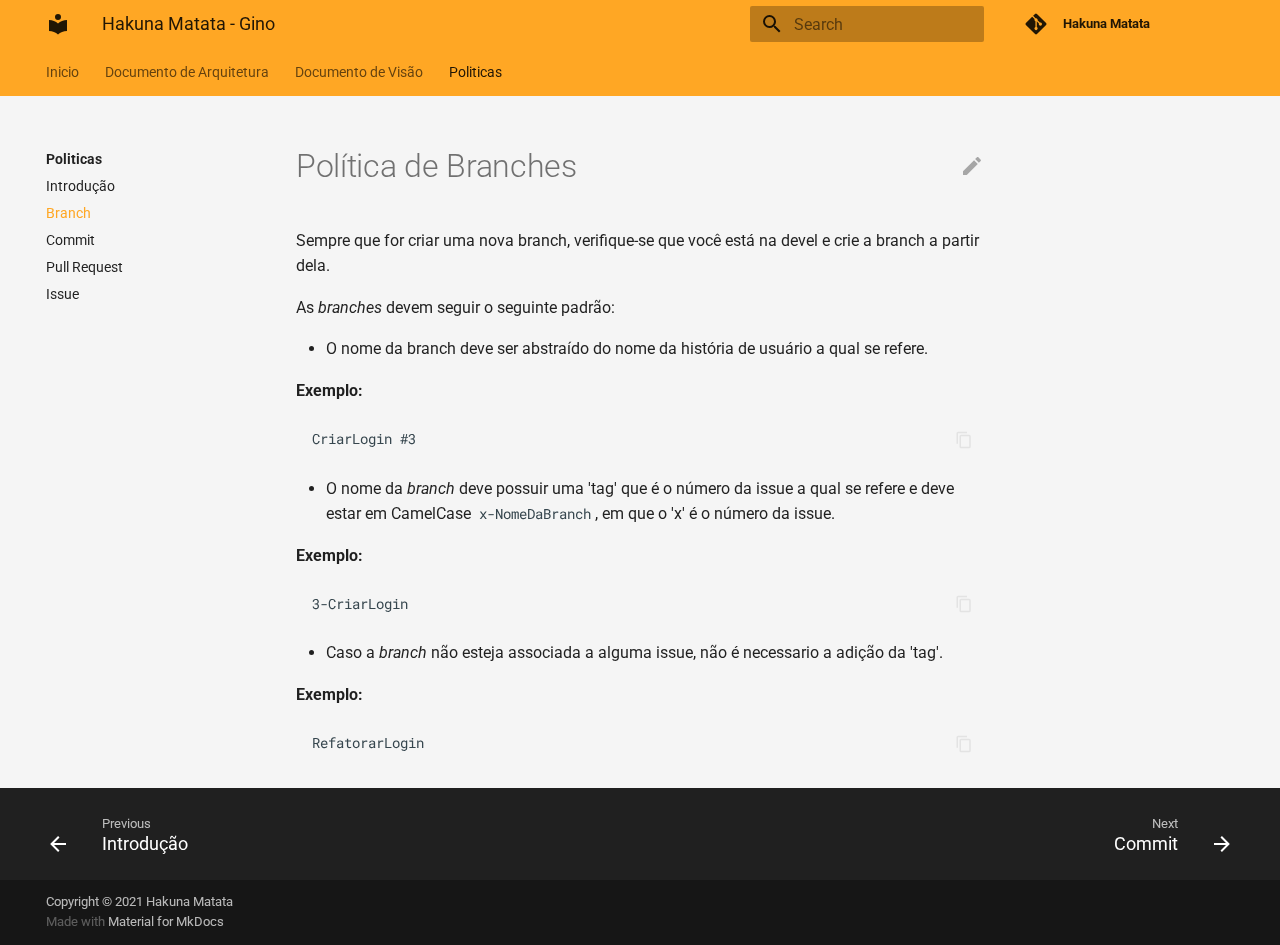
<file: politics/branchPolitics/index.html>
<!doctype html>
<html lang="en" class="no-js">
  <head>
    
      <meta charset="utf-8">
      <meta name="viewport" content="width=device-width,initial-scale=1">
      
      
      
      
      <link rel="icon" href="../../assets/images/favicon.png">
      <meta name="generator" content="mkdocs-1.1.2, mkdocs-material-7.0.6">
    
    
      
        <title>Branch - Hakuna Matata - Gino</title>
      
    
    
      <link rel="stylesheet" href="../../assets/stylesheets/main.2c0c5eaf.min.css">
      
        
        <link rel="stylesheet" href="../../assets/stylesheets/palette.7fa14f5b.min.css">
        
      
    
    
    
      
        
        <link rel="preconnect" href="https://fonts.gstatic.com" crossorigin>
        <link rel="stylesheet" href="https://fonts.googleapis.com/css?family=Roboto:300,400,400i,700%7CRoboto+Mono&display=fallback">
        <style>:root{--md-text-font-family:"Roboto";--md-code-font-family:"Roboto Mono"}</style>
      
    
    
    
      <link rel="stylesheet" href="../../stylesheets/extra.css">
    
    
      
    
    
  </head>
  
  
    
    
      
    
    
    
    
    <body dir="ltr" data-md-color-scheme="" data-md-color-primary="orange" data-md-color-accent="yellow">
      
  
    
    <input class="md-toggle" data-md-toggle="drawer" type="checkbox" id="__drawer" autocomplete="off">
    <input class="md-toggle" data-md-toggle="search" type="checkbox" id="__search" autocomplete="off">
    <label class="md-overlay" for="__drawer"></label>
    <div data-md-component="skip">
      
        
        <a href="#politica-de-branches" class="md-skip">
          Skip to content
        </a>
      
    </div>
    <div data-md-component="announce">
      
    </div>
    
      <header class="md-header" data-md-component="header">
  <nav class="md-header__inner md-grid" aria-label="Header">
    <a href="../.." title="Hakuna Matata - Gino" class="md-header__button md-logo" aria-label="Hakuna Matata - Gino" data-md-component="logo">
      
  
  <svg xmlns="http://www.w3.org/2000/svg" viewBox="0 0 24 24"><path d="M12 8a3 3 0 0 0 3-3 3 3 0 0 0-3-3 3 3 0 0 0-3 3 3 3 0 0 0 3 3m0 3.54C9.64 9.35 6.5 8 3 8v11c3.5 0 6.64 1.35 9 3.54 2.36-2.19 5.5-3.54 9-3.54V8c-3.5 0-6.64 1.35-9 3.54z"/></svg>

    </a>
    <label class="md-header__button md-icon" for="__drawer">
      <svg xmlns="http://www.w3.org/2000/svg" viewBox="0 0 24 24"><path d="M3 6h18v2H3V6m0 5h18v2H3v-2m0 5h18v2H3v-2z"/></svg>
    </label>
    <div class="md-header__title" data-md-component="header-title">
      <div class="md-header__ellipsis">
        <div class="md-header__topic">
          <span class="md-ellipsis">
            Hakuna Matata - Gino
          </span>
        </div>
        <div class="md-header__topic" data-md-component="header-topic">
          <span class="md-ellipsis">
            
              Branch
            
          </span>
        </div>
      </div>
    </div>
    <div class="md-header__options">
      
    </div>
    
      <label class="md-header__button md-icon" for="__search">
        <svg xmlns="http://www.w3.org/2000/svg" viewBox="0 0 24 24"><path d="M9.5 3A6.5 6.5 0 0 1 16 9.5c0 1.61-.59 3.09-1.56 4.23l.27.27h.79l5 5-1.5 1.5-5-5v-.79l-.27-.27A6.516 6.516 0 0 1 9.5 16 6.5 6.5 0 0 1 3 9.5 6.5 6.5 0 0 1 9.5 3m0 2C7 5 5 7 5 9.5S7 14 9.5 14 14 12 14 9.5 12 5 9.5 5z"/></svg>
      </label>
      
<div class="md-search" data-md-component="search" role="dialog">
  <label class="md-search__overlay" for="__search"></label>
  <div class="md-search__inner" role="search">
    <form class="md-search__form" name="search">
      <input type="text" class="md-search__input" name="query" aria-label="Search" placeholder="Search" autocapitalize="off" autocorrect="off" autocomplete="off" spellcheck="false" data-md-component="search-query" data-md-state="active" required>
      <label class="md-search__icon md-icon" for="__search">
        <svg xmlns="http://www.w3.org/2000/svg" viewBox="0 0 24 24"><path d="M9.5 3A6.5 6.5 0 0 1 16 9.5c0 1.61-.59 3.09-1.56 4.23l.27.27h.79l5 5-1.5 1.5-5-5v-.79l-.27-.27A6.516 6.516 0 0 1 9.5 16 6.5 6.5 0 0 1 3 9.5 6.5 6.5 0 0 1 9.5 3m0 2C7 5 5 7 5 9.5S7 14 9.5 14 14 12 14 9.5 12 5 9.5 5z"/></svg>
        <svg xmlns="http://www.w3.org/2000/svg" viewBox="0 0 24 24"><path d="M20 11v2H8l5.5 5.5-1.42 1.42L4.16 12l7.92-7.92L13.5 5.5 8 11h12z"/></svg>
      </label>
      <button type="reset" class="md-search__icon md-icon" aria-label="Clear" tabindex="-1">
        <svg xmlns="http://www.w3.org/2000/svg" viewBox="0 0 24 24"><path d="M19 6.41L17.59 5 12 10.59 6.41 5 5 6.41 10.59 12 5 17.59 6.41 19 12 13.41 17.59 19 19 17.59 13.41 12 19 6.41z"/></svg>
      </button>
    </form>
    <div class="md-search__output">
      <div class="md-search__scrollwrap" data-md-scrollfix>
        <div class="md-search-result" data-md-component="search-result">
          <div class="md-search-result__meta">
            Initializing search
          </div>
          <ol class="md-search-result__list"></ol>
        </div>
      </div>
    </div>
  </div>
</div>
    
    
      <div class="md-header__source">
        
<a href="https://github.com/orgs/OrcestraGamificacao/teams/hakuna-matata/repositories/" title="Go to repository" class="md-source" data-md-component="source">
  <div class="md-source__icon md-icon">
    
    <svg xmlns="http://www.w3.org/2000/svg" viewBox="0 0 448 512"><path d="M439.55 236.05L244 40.45a28.87 28.87 0 0 0-40.81 0l-40.66 40.63 51.52 51.52c27.06-9.14 52.68 16.77 43.39 43.68l49.66 49.66c34.23-11.8 61.18 31 35.47 56.69-26.49 26.49-70.21-2.87-56-37.34L240.22 199v121.85c25.3 12.54 22.26 41.85 9.08 55a34.34 34.34 0 0 1-48.55 0c-17.57-17.6-11.07-46.91 11.25-56v-123c-20.8-8.51-24.6-30.74-18.64-45L142.57 101 8.45 235.14a28.86 28.86 0 0 0 0 40.81l195.61 195.6a28.86 28.86 0 0 0 40.8 0l194.69-194.69a28.86 28.86 0 0 0 0-40.81z"/></svg>
  </div>
  <div class="md-source__repository">
    Hakuna Matata
  </div>
</a>
      </div>
    
  </nav>
</header>
    
    <div class="md-container" data-md-component="container">
      
      
        
          
<nav class="md-tabs" aria-label="Tabs" data-md-component="tabs">
  <div class="md-tabs__inner md-grid">
    <ul class="md-tabs__list">
      
        
  
  


  <li class="md-tabs__item">
    <a href="../.." class="md-tabs__link">
      Inicio
    </a>
  </li>

      
        
  
  


  <li class="md-tabs__item">
    <a href="../../architecture/" class="md-tabs__link">
      Documento de Arquitetura
    </a>
  </li>

      
        
  
  


  <li class="md-tabs__item">
    <a href="../../vision/" class="md-tabs__link">
      Documento de Visão
    </a>
  </li>

      
        
  
  
    
  


  
  
  
    <li class="md-tabs__item">
      <a href="../goodHabits/" class="md-tabs__link md-tabs__link--active">
        Politicas
      </a>
    </li>
  

      
    </ul>
  </div>
</nav>
        
      
      <main class="md-main" data-md-component="main">
        <div class="md-main__inner md-grid">
          
            
              
              <div class="md-sidebar md-sidebar--primary" data-md-component="sidebar" data-md-type="navigation" >
                <div class="md-sidebar__scrollwrap">
                  <div class="md-sidebar__inner">
                    

  


<nav class="md-nav md-nav--primary md-nav--lifted" aria-label="Navigation" data-md-level="0">
  <label class="md-nav__title" for="__drawer">
    <a href="../.." title="Hakuna Matata - Gino" class="md-nav__button md-logo" aria-label="Hakuna Matata - Gino" data-md-component="logo">
      
  
  <svg xmlns="http://www.w3.org/2000/svg" viewBox="0 0 24 24"><path d="M12 8a3 3 0 0 0 3-3 3 3 0 0 0-3-3 3 3 0 0 0-3 3 3 3 0 0 0 3 3m0 3.54C9.64 9.35 6.5 8 3 8v11c3.5 0 6.64 1.35 9 3.54 2.36-2.19 5.5-3.54 9-3.54V8c-3.5 0-6.64 1.35-9 3.54z"/></svg>

    </a>
    Hakuna Matata - Gino
  </label>
  
    <div class="md-nav__source">
      
<a href="https://github.com/orgs/OrcestraGamificacao/teams/hakuna-matata/repositories/" title="Go to repository" class="md-source" data-md-component="source">
  <div class="md-source__icon md-icon">
    
    <svg xmlns="http://www.w3.org/2000/svg" viewBox="0 0 448 512"><path d="M439.55 236.05L244 40.45a28.87 28.87 0 0 0-40.81 0l-40.66 40.63 51.52 51.52c27.06-9.14 52.68 16.77 43.39 43.68l49.66 49.66c34.23-11.8 61.18 31 35.47 56.69-26.49 26.49-70.21-2.87-56-37.34L240.22 199v121.85c25.3 12.54 22.26 41.85 9.08 55a34.34 34.34 0 0 1-48.55 0c-17.57-17.6-11.07-46.91 11.25-56v-123c-20.8-8.51-24.6-30.74-18.64-45L142.57 101 8.45 235.14a28.86 28.86 0 0 0 0 40.81l195.61 195.6a28.86 28.86 0 0 0 40.8 0l194.69-194.69a28.86 28.86 0 0 0 0-40.81z"/></svg>
  </div>
  <div class="md-source__repository">
    Hakuna Matata
  </div>
</a>
    </div>
  
  <ul class="md-nav__list" data-md-scrollfix>
    
      
      
      

  
  
  
    <li class="md-nav__item">
      <a href="../.." class="md-nav__link">
        Inicio
      </a>
    </li>
  

    
      
      
      

  
  
  
    <li class="md-nav__item">
      <a href="../../architecture/" class="md-nav__link">
        Documento de Arquitetura
      </a>
    </li>
  

    
      
      
      

  
  
  
    <li class="md-nav__item">
      <a href="../../vision/" class="md-nav__link">
        Documento de Visão
      </a>
    </li>
  

    
      
      
      

  
  
    
  
  
    
    <li class="md-nav__item md-nav__item--active md-nav__item--nested">
      
      
        <input class="md-nav__toggle md-toggle" data-md-toggle="__nav_4" type="checkbox" id="__nav_4" checked>
      
      <label class="md-nav__link" for="__nav_4">
        Politicas
        <span class="md-nav__icon md-icon"></span>
      </label>
      <nav class="md-nav" aria-label="Politicas" data-md-level="1">
        <label class="md-nav__title" for="__nav_4">
          <span class="md-nav__icon md-icon"></span>
          Politicas
        </label>
        <ul class="md-nav__list" data-md-scrollfix>
          
            
  
  
  
    <li class="md-nav__item">
      <a href="../goodHabits/" class="md-nav__link">
        Introdução
      </a>
    </li>
  

          
            
  
  
    
  
  
    <li class="md-nav__item md-nav__item--active">
      
      <input class="md-nav__toggle md-toggle" data-md-toggle="toc" type="checkbox" id="__toc">
      
        
      
      
      <a href="./" class="md-nav__link md-nav__link--active">
        Branch
      </a>
      
    </li>
  

          
            
  
  
  
    <li class="md-nav__item">
      <a href="../commitPolitics/" class="md-nav__link">
        Commit
      </a>
    </li>
  

          
            
  
  
  
    <li class="md-nav__item">
      <a href="../prPolitics/" class="md-nav__link">
        Pull Request
      </a>
    </li>
  

          
            
  
  
  
    <li class="md-nav__item">
      <a href="../issuePolitics/" class="md-nav__link">
        Issue
      </a>
    </li>
  

          
        </ul>
      </nav>
    </li>
  

    
  </ul>
</nav>
                  </div>
                </div>
              </div>
            
            
              
              <div class="md-sidebar md-sidebar--secondary" data-md-component="sidebar" data-md-type="toc" >
                <div class="md-sidebar__scrollwrap">
                  <div class="md-sidebar__inner">
                    
<nav class="md-nav md-nav--secondary" aria-label="Table of contents">
  
  
    
  
  
</nav>
                  </div>
                </div>
              </div>
            
          
          <div class="md-content" data-md-component="content">
            <article class="md-content__inner md-typeset">
              
                
                  <a href="https://github.com/orgs/OrcestraGamificacao/teams/hakuna-matata/repositories/edit/master/docs/politics/branchPolitics.md" title="Edit this page" class="md-content__button md-icon">
                    <svg xmlns="http://www.w3.org/2000/svg" viewBox="0 0 24 24"><path d="M20.71 7.04c.39-.39.39-1.04 0-1.41l-2.34-2.34c-.37-.39-1.02-.39-1.41 0l-1.84 1.83 3.75 3.75M3 17.25V21h3.75L17.81 9.93l-3.75-3.75L3 17.25z"/></svg>
                  </a>
                
                
                <h1 id="politica-de-branches">Política de Branches</h1>
<p>Sempre que for criar uma nova branch, verifique-se que você está na devel e crie a branch a partir dela.</p>
<p>As <em>branches</em> devem seguir o seguinte padrão:</p>
<ul>
<li>O nome da branch deve ser abstraído do nome da história de usuário a qual se refere.</li>
</ul>
<p><strong>Exemplo:</strong></p>
<pre><code>CriarLogin #3
</code></pre>
<ul>
<li>O nome da <em>branch</em> deve possuir uma 'tag' que é o número da issue a qual se refere e deve estar em CamelCase <code>x-NomeDaBranch</code>, em que o 'x' é o número da issue.</li>
</ul>
<p><strong>Exemplo:</strong></p>
<pre><code>3-CriarLogin
</code></pre>
<ul>
<li>Caso a <em>branch</em> não esteja associada a alguma issue, não é necessario a adição da 'tag'.</li>
</ul>
<p><strong>Exemplo:</strong></p>
<pre><code>RefatorarLogin
</code></pre>
                
              
              
                


              
            </article>
          </div>
        </div>
      </main>
      
        
<footer class="md-footer">
  
    <nav class="md-footer__inner md-grid" aria-label="Footer">
      
        <a href="../goodHabits/" class="md-footer__link md-footer__link--prev" rel="prev">
          <div class="md-footer__button md-icon">
            <svg xmlns="http://www.w3.org/2000/svg" viewBox="0 0 24 24"><path d="M20 11v2H8l5.5 5.5-1.42 1.42L4.16 12l7.92-7.92L13.5 5.5 8 11h12z"/></svg>
          </div>
          <div class="md-footer__title">
            <div class="md-ellipsis">
              <span class="md-footer__direction">
                Previous
              </span>
              Introdução
            </div>
          </div>
        </a>
      
      
        <a href="../commitPolitics/" class="md-footer__link md-footer__link--next" rel="next">
          <div class="md-footer__title">
            <div class="md-ellipsis">
              <span class="md-footer__direction">
                Next
              </span>
              Commit
            </div>
          </div>
          <div class="md-footer__button md-icon">
            <svg xmlns="http://www.w3.org/2000/svg" viewBox="0 0 24 24"><path d="M4 11v2h12l-5.5 5.5 1.42 1.42L19.84 12l-7.92-7.92L10.5 5.5 16 11H4z"/></svg>
          </div>
        </a>
      
    </nav>
  
  <div class="md-footer-meta md-typeset">
    <div class="md-footer-meta__inner md-grid">
      <div class="md-footer-copyright">
        
          <div class="md-footer-copyright__highlight">
            Copyright &copy; 2021 Hakuna Matata
          </div>
        
        Made with
        <a href="https://squidfunk.github.io/mkdocs-material/" target="_blank" rel="noopener">
          Material for MkDocs
        </a>
        
      </div>
      
    </div>
  </div>
</footer>
      
    </div>
    <div class="md-dialog" data-md-component="dialog">
      <div class="md-dialog__inner md-typeset"></div>
    </div>
    <script id="__config" type="application/json">{"base": "../..", "features": ["navigation.tabs"], "translations": {"clipboard.copy": "Copy to clipboard", "clipboard.copied": "Copied to clipboard", "search.config.lang": "en", "search.config.pipeline": "trimmer, stopWordFilter", "search.config.separator": "[\\s\\-]+", "search.placeholder": "Search", "search.result.placeholder": "Type to start searching", "search.result.none": "No matching documents", "search.result.one": "1 matching document", "search.result.other": "# matching documents", "search.result.more.one": "1 more on this page", "search.result.more.other": "# more on this page", "search.result.term.missing": "Missing"}, "search": "../../assets/javascripts/workers/search.fb4a9340.min.js", "version": null}</script>
    
    
      <script src="../../assets/javascripts/bundle.a1c7c35e.min.js"></script>
      
    
  </body>
</html>
</file>
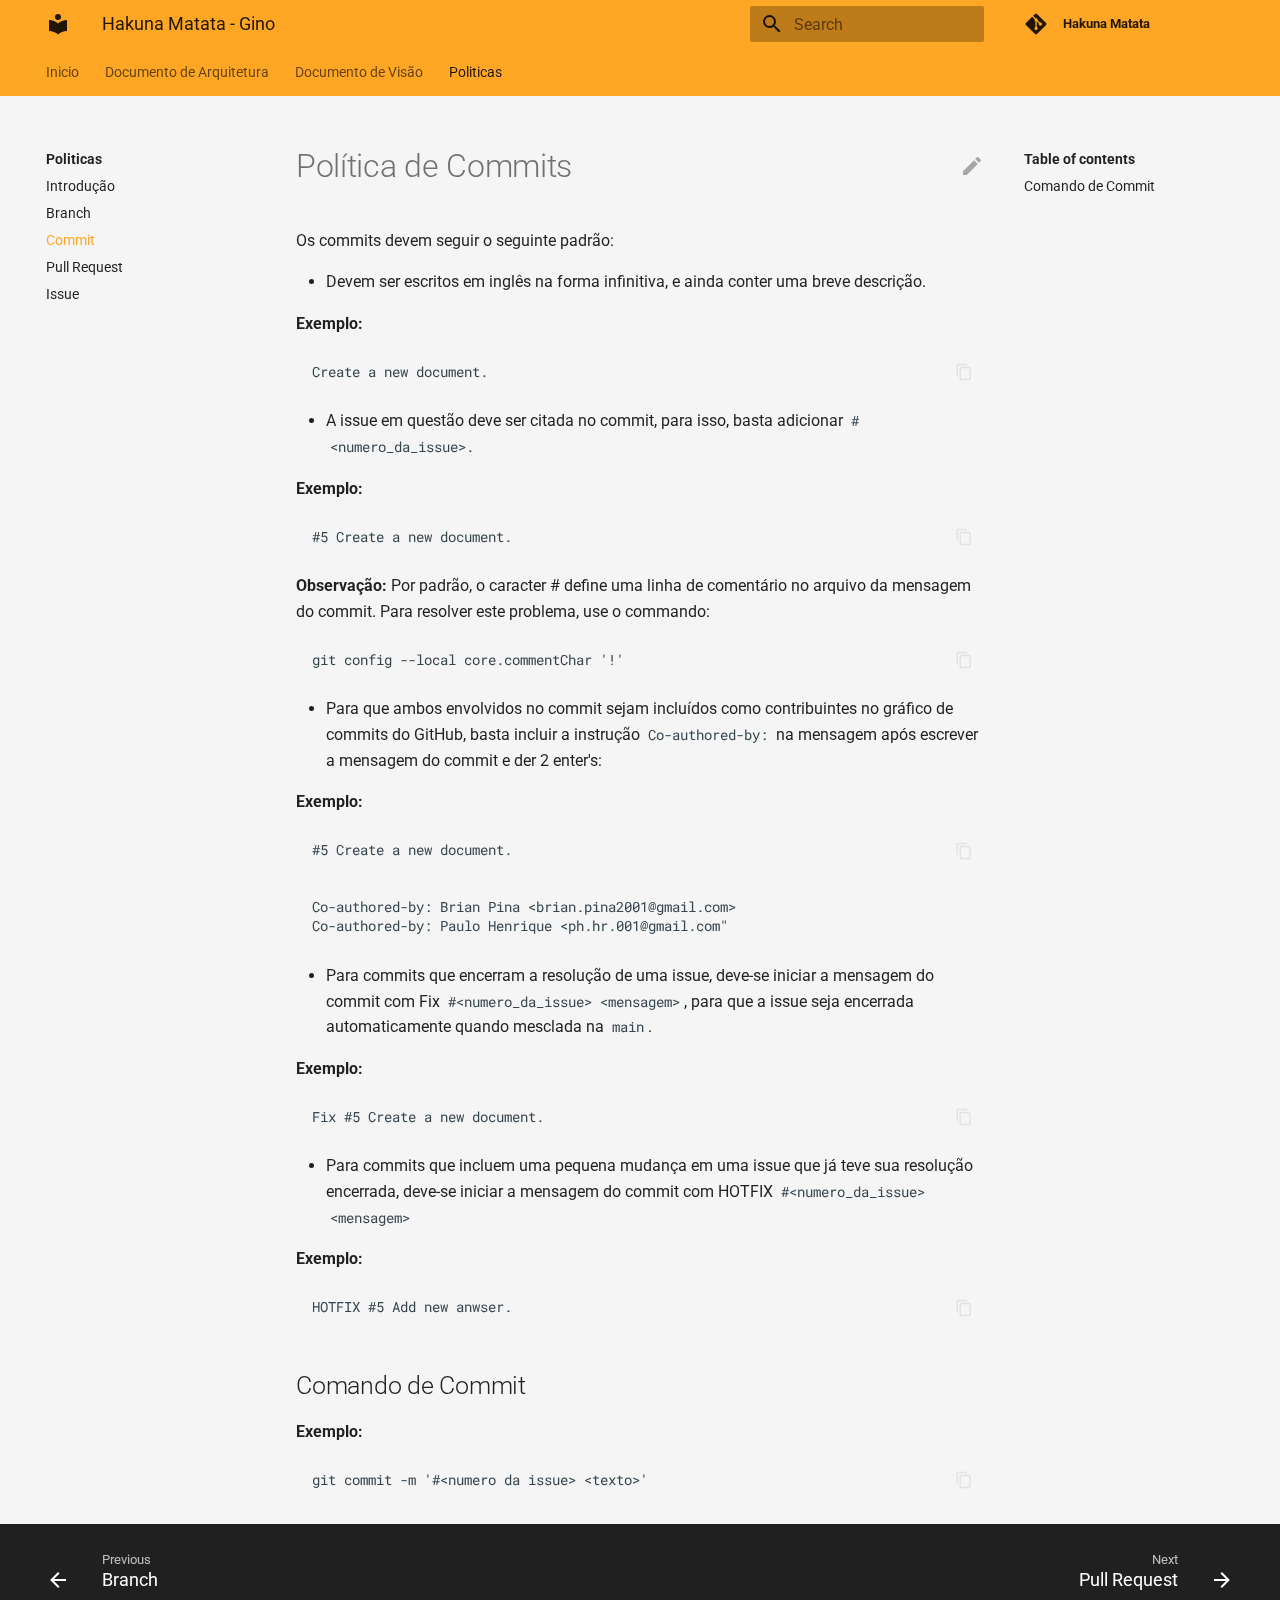
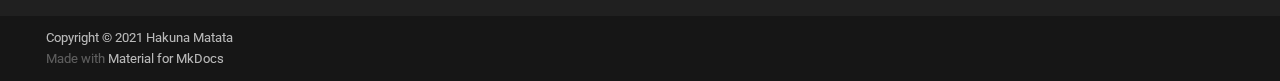
<file: politics/commitPolitics/index.html>
<!doctype html>
<html lang="en" class="no-js">
  <head>
    
      <meta charset="utf-8">
      <meta name="viewport" content="width=device-width,initial-scale=1">
      
      
      
      
      <link rel="icon" href="../../assets/images/favicon.png">
      <meta name="generator" content="mkdocs-1.1.2, mkdocs-material-7.0.6">
    
    
      
        <title>Commit - Hakuna Matata - Gino</title>
      
    
    
      <link rel="stylesheet" href="../../assets/stylesheets/main.2c0c5eaf.min.css">
      
        
        <link rel="stylesheet" href="../../assets/stylesheets/palette.7fa14f5b.min.css">
        
      
    
    
    
      
        
        <link rel="preconnect" href="https://fonts.gstatic.com" crossorigin>
        <link rel="stylesheet" href="https://fonts.googleapis.com/css?family=Roboto:300,400,400i,700%7CRoboto+Mono&display=fallback">
        <style>:root{--md-text-font-family:"Roboto";--md-code-font-family:"Roboto Mono"}</style>
      
    
    
    
      <link rel="stylesheet" href="../../stylesheets/extra.css">
    
    
      
    
    
  </head>
  
  
    
    
      
    
    
    
    
    <body dir="ltr" data-md-color-scheme="" data-md-color-primary="orange" data-md-color-accent="yellow">
      
  
    
    <input class="md-toggle" data-md-toggle="drawer" type="checkbox" id="__drawer" autocomplete="off">
    <input class="md-toggle" data-md-toggle="search" type="checkbox" id="__search" autocomplete="off">
    <label class="md-overlay" for="__drawer"></label>
    <div data-md-component="skip">
      
        
        <a href="#politica-de-commits" class="md-skip">
          Skip to content
        </a>
      
    </div>
    <div data-md-component="announce">
      
    </div>
    
      <header class="md-header" data-md-component="header">
  <nav class="md-header__inner md-grid" aria-label="Header">
    <a href="../.." title="Hakuna Matata - Gino" class="md-header__button md-logo" aria-label="Hakuna Matata - Gino" data-md-component="logo">
      
  
  <svg xmlns="http://www.w3.org/2000/svg" viewBox="0 0 24 24"><path d="M12 8a3 3 0 0 0 3-3 3 3 0 0 0-3-3 3 3 0 0 0-3 3 3 3 0 0 0 3 3m0 3.54C9.64 9.35 6.5 8 3 8v11c3.5 0 6.64 1.35 9 3.54 2.36-2.19 5.5-3.54 9-3.54V8c-3.5 0-6.64 1.35-9 3.54z"/></svg>

    </a>
    <label class="md-header__button md-icon" for="__drawer">
      <svg xmlns="http://www.w3.org/2000/svg" viewBox="0 0 24 24"><path d="M3 6h18v2H3V6m0 5h18v2H3v-2m0 5h18v2H3v-2z"/></svg>
    </label>
    <div class="md-header__title" data-md-component="header-title">
      <div class="md-header__ellipsis">
        <div class="md-header__topic">
          <span class="md-ellipsis">
            Hakuna Matata - Gino
          </span>
        </div>
        <div class="md-header__topic" data-md-component="header-topic">
          <span class="md-ellipsis">
            
              Commit
            
          </span>
        </div>
      </div>
    </div>
    <div class="md-header__options">
      
    </div>
    
      <label class="md-header__button md-icon" for="__search">
        <svg xmlns="http://www.w3.org/2000/svg" viewBox="0 0 24 24"><path d="M9.5 3A6.5 6.5 0 0 1 16 9.5c0 1.61-.59 3.09-1.56 4.23l.27.27h.79l5 5-1.5 1.5-5-5v-.79l-.27-.27A6.516 6.516 0 0 1 9.5 16 6.5 6.5 0 0 1 3 9.5 6.5 6.5 0 0 1 9.5 3m0 2C7 5 5 7 5 9.5S7 14 9.5 14 14 12 14 9.5 12 5 9.5 5z"/></svg>
      </label>
      
<div class="md-search" data-md-component="search" role="dialog">
  <label class="md-search__overlay" for="__search"></label>
  <div class="md-search__inner" role="search">
    <form class="md-search__form" name="search">
      <input type="text" class="md-search__input" name="query" aria-label="Search" placeholder="Search" autocapitalize="off" autocorrect="off" autocomplete="off" spellcheck="false" data-md-component="search-query" data-md-state="active" required>
      <label class="md-search__icon md-icon" for="__search">
        <svg xmlns="http://www.w3.org/2000/svg" viewBox="0 0 24 24"><path d="M9.5 3A6.5 6.5 0 0 1 16 9.5c0 1.61-.59 3.09-1.56 4.23l.27.27h.79l5 5-1.5 1.5-5-5v-.79l-.27-.27A6.516 6.516 0 0 1 9.5 16 6.5 6.5 0 0 1 3 9.5 6.5 6.5 0 0 1 9.5 3m0 2C7 5 5 7 5 9.5S7 14 9.5 14 14 12 14 9.5 12 5 9.5 5z"/></svg>
        <svg xmlns="http://www.w3.org/2000/svg" viewBox="0 0 24 24"><path d="M20 11v2H8l5.5 5.5-1.42 1.42L4.16 12l7.92-7.92L13.5 5.5 8 11h12z"/></svg>
      </label>
      <button type="reset" class="md-search__icon md-icon" aria-label="Clear" tabindex="-1">
        <svg xmlns="http://www.w3.org/2000/svg" viewBox="0 0 24 24"><path d="M19 6.41L17.59 5 12 10.59 6.41 5 5 6.41 10.59 12 5 17.59 6.41 19 12 13.41 17.59 19 19 17.59 13.41 12 19 6.41z"/></svg>
      </button>
    </form>
    <div class="md-search__output">
      <div class="md-search__scrollwrap" data-md-scrollfix>
        <div class="md-search-result" data-md-component="search-result">
          <div class="md-search-result__meta">
            Initializing search
          </div>
          <ol class="md-search-result__list"></ol>
        </div>
      </div>
    </div>
  </div>
</div>
    
    
      <div class="md-header__source">
        
<a href="https://github.com/orgs/OrcestraGamificacao/teams/hakuna-matata/repositories/" title="Go to repository" class="md-source" data-md-component="source">
  <div class="md-source__icon md-icon">
    
    <svg xmlns="http://www.w3.org/2000/svg" viewBox="0 0 448 512"><path d="M439.55 236.05L244 40.45a28.87 28.87 0 0 0-40.81 0l-40.66 40.63 51.52 51.52c27.06-9.14 52.68 16.77 43.39 43.68l49.66 49.66c34.23-11.8 61.18 31 35.47 56.69-26.49 26.49-70.21-2.87-56-37.34L240.22 199v121.85c25.3 12.54 22.26 41.85 9.08 55a34.34 34.34 0 0 1-48.55 0c-17.57-17.6-11.07-46.91 11.25-56v-123c-20.8-8.51-24.6-30.74-18.64-45L142.57 101 8.45 235.14a28.86 28.86 0 0 0 0 40.81l195.61 195.6a28.86 28.86 0 0 0 40.8 0l194.69-194.69a28.86 28.86 0 0 0 0-40.81z"/></svg>
  </div>
  <div class="md-source__repository">
    Hakuna Matata
  </div>
</a>
      </div>
    
  </nav>
</header>
    
    <div class="md-container" data-md-component="container">
      
      
        
          
<nav class="md-tabs" aria-label="Tabs" data-md-component="tabs">
  <div class="md-tabs__inner md-grid">
    <ul class="md-tabs__list">
      
        
  
  


  <li class="md-tabs__item">
    <a href="../.." class="md-tabs__link">
      Inicio
    </a>
  </li>

      
        
  
  


  <li class="md-tabs__item">
    <a href="../../architecture/" class="md-tabs__link">
      Documento de Arquitetura
    </a>
  </li>

      
        
  
  


  <li class="md-tabs__item">
    <a href="../../vision/" class="md-tabs__link">
      Documento de Visão
    </a>
  </li>

      
        
  
  
    
  


  
  
  
    <li class="md-tabs__item">
      <a href="../goodHabits/" class="md-tabs__link md-tabs__link--active">
        Politicas
      </a>
    </li>
  

      
    </ul>
  </div>
</nav>
        
      
      <main class="md-main" data-md-component="main">
        <div class="md-main__inner md-grid">
          
            
              
              <div class="md-sidebar md-sidebar--primary" data-md-component="sidebar" data-md-type="navigation" >
                <div class="md-sidebar__scrollwrap">
                  <div class="md-sidebar__inner">
                    

  


<nav class="md-nav md-nav--primary md-nav--lifted" aria-label="Navigation" data-md-level="0">
  <label class="md-nav__title" for="__drawer">
    <a href="../.." title="Hakuna Matata - Gino" class="md-nav__button md-logo" aria-label="Hakuna Matata - Gino" data-md-component="logo">
      
  
  <svg xmlns="http://www.w3.org/2000/svg" viewBox="0 0 24 24"><path d="M12 8a3 3 0 0 0 3-3 3 3 0 0 0-3-3 3 3 0 0 0-3 3 3 3 0 0 0 3 3m0 3.54C9.64 9.35 6.5 8 3 8v11c3.5 0 6.64 1.35 9 3.54 2.36-2.19 5.5-3.54 9-3.54V8c-3.5 0-6.64 1.35-9 3.54z"/></svg>

    </a>
    Hakuna Matata - Gino
  </label>
  
    <div class="md-nav__source">
      
<a href="https://github.com/orgs/OrcestraGamificacao/teams/hakuna-matata/repositories/" title="Go to repository" class="md-source" data-md-component="source">
  <div class="md-source__icon md-icon">
    
    <svg xmlns="http://www.w3.org/2000/svg" viewBox="0 0 448 512"><path d="M439.55 236.05L244 40.45a28.87 28.87 0 0 0-40.81 0l-40.66 40.63 51.52 51.52c27.06-9.14 52.68 16.77 43.39 43.68l49.66 49.66c34.23-11.8 61.18 31 35.47 56.69-26.49 26.49-70.21-2.87-56-37.34L240.22 199v121.85c25.3 12.54 22.26 41.85 9.08 55a34.34 34.34 0 0 1-48.55 0c-17.57-17.6-11.07-46.91 11.25-56v-123c-20.8-8.51-24.6-30.74-18.64-45L142.57 101 8.45 235.14a28.86 28.86 0 0 0 0 40.81l195.61 195.6a28.86 28.86 0 0 0 40.8 0l194.69-194.69a28.86 28.86 0 0 0 0-40.81z"/></svg>
  </div>
  <div class="md-source__repository">
    Hakuna Matata
  </div>
</a>
    </div>
  
  <ul class="md-nav__list" data-md-scrollfix>
    
      
      
      

  
  
  
    <li class="md-nav__item">
      <a href="../.." class="md-nav__link">
        Inicio
      </a>
    </li>
  

    
      
      
      

  
  
  
    <li class="md-nav__item">
      <a href="../../architecture/" class="md-nav__link">
        Documento de Arquitetura
      </a>
    </li>
  

    
      
      
      

  
  
  
    <li class="md-nav__item">
      <a href="../../vision/" class="md-nav__link">
        Documento de Visão
      </a>
    </li>
  

    
      
      
      

  
  
    
  
  
    
    <li class="md-nav__item md-nav__item--active md-nav__item--nested">
      
      
        <input class="md-nav__toggle md-toggle" data-md-toggle="__nav_4" type="checkbox" id="__nav_4" checked>
      
      <label class="md-nav__link" for="__nav_4">
        Politicas
        <span class="md-nav__icon md-icon"></span>
      </label>
      <nav class="md-nav" aria-label="Politicas" data-md-level="1">
        <label class="md-nav__title" for="__nav_4">
          <span class="md-nav__icon md-icon"></span>
          Politicas
        </label>
        <ul class="md-nav__list" data-md-scrollfix>
          
            
  
  
  
    <li class="md-nav__item">
      <a href="../goodHabits/" class="md-nav__link">
        Introdução
      </a>
    </li>
  

          
            
  
  
  
    <li class="md-nav__item">
      <a href="../branchPolitics/" class="md-nav__link">
        Branch
      </a>
    </li>
  

          
            
  
  
    
  
  
    <li class="md-nav__item md-nav__item--active">
      
      <input class="md-nav__toggle md-toggle" data-md-toggle="toc" type="checkbox" id="__toc">
      
        
      
      
        <label class="md-nav__link md-nav__link--active" for="__toc">
          Commit
          <span class="md-nav__icon md-icon"></span>
        </label>
      
      <a href="./" class="md-nav__link md-nav__link--active">
        Commit
      </a>
      
        
<nav class="md-nav md-nav--secondary" aria-label="Table of contents">
  
  
    
  
  
    <label class="md-nav__title" for="__toc">
      <span class="md-nav__icon md-icon"></span>
      Table of contents
    </label>
    <ul class="md-nav__list" data-md-component="toc" data-md-scrollfix>
      
        <li class="md-nav__item">
  <a href="#comando-de-commit" class="md-nav__link">
    Comando de Commit
  </a>
  
</li>
      
    </ul>
  
</nav>
      
    </li>
  

          
            
  
  
  
    <li class="md-nav__item">
      <a href="../prPolitics/" class="md-nav__link">
        Pull Request
      </a>
    </li>
  

          
            
  
  
  
    <li class="md-nav__item">
      <a href="../issuePolitics/" class="md-nav__link">
        Issue
      </a>
    </li>
  

          
        </ul>
      </nav>
    </li>
  

    
  </ul>
</nav>
                  </div>
                </div>
              </div>
            
            
              
              <div class="md-sidebar md-sidebar--secondary" data-md-component="sidebar" data-md-type="toc" >
                <div class="md-sidebar__scrollwrap">
                  <div class="md-sidebar__inner">
                    
<nav class="md-nav md-nav--secondary" aria-label="Table of contents">
  
  
    
  
  
    <label class="md-nav__title" for="__toc">
      <span class="md-nav__icon md-icon"></span>
      Table of contents
    </label>
    <ul class="md-nav__list" data-md-component="toc" data-md-scrollfix>
      
        <li class="md-nav__item">
  <a href="#comando-de-commit" class="md-nav__link">
    Comando de Commit
  </a>
  
</li>
      
    </ul>
  
</nav>
                  </div>
                </div>
              </div>
            
          
          <div class="md-content" data-md-component="content">
            <article class="md-content__inner md-typeset">
              
                
                  <a href="https://github.com/orgs/OrcestraGamificacao/teams/hakuna-matata/repositories/edit/master/docs/politics/commitPolitics.md" title="Edit this page" class="md-content__button md-icon">
                    <svg xmlns="http://www.w3.org/2000/svg" viewBox="0 0 24 24"><path d="M20.71 7.04c.39-.39.39-1.04 0-1.41l-2.34-2.34c-.37-.39-1.02-.39-1.41 0l-1.84 1.83 3.75 3.75M3 17.25V21h3.75L17.81 9.93l-3.75-3.75L3 17.25z"/></svg>
                  </a>
                
                
                <h1 id="politica-de-commits">Política de Commits</h1>
<p>Os commits devem seguir o seguinte padrão:</p>
<ul>
<li>Devem ser escritos em inglês na forma infinitiva, e ainda conter uma breve descrição.</li>
</ul>
<p><strong>Exemplo:</strong></p>
<pre><code>Create a new document.
</code></pre>
<ul>
<li>A issue em questão deve ser citada no commit, para isso, basta adicionar 
<code>#&lt;numero_da_issue&gt;.</code></li>
</ul>
<p><strong>Exemplo:</strong></p>
<pre><code>#5 Create a new document.
</code></pre>
<p><b>Observação:</b> Por padrão, o caracter # define uma linha de comentário no arquivo da mensagem do commit. Para resolver este problema, use o commando:</p>
<pre><code>git config --local core.commentChar '!'
</code></pre>
<ul>
<li>Para que ambos envolvidos no commit sejam incluídos como contribuintes no gráfico de commits do GitHub, basta incluir a instrução <code>Co-authored-by:</code> na mensagem após escrever a mensagem do commit e der 2 enter's:</li>
</ul>
<p><strong>Exemplo:</strong></p>
<pre><code>#5 Create a new document.


Co-authored-by: Brian Pina &lt;brian.pina2001@gmail.com&gt;
Co-authored-by: Paulo Henrique &lt;ph.hr.001@gmail.com"
</code></pre>
<ul>
<li>Para commits que encerram a resolução de uma issue, deve-se iniciar a mensagem do commit com Fix <code>#&lt;numero_da_issue&gt; &lt;mensagem&gt;</code>, para que a issue seja encerrada automaticamente quando mesclada na <code>main</code>.</li>
</ul>
<p><strong>Exemplo:</strong></p>
<pre><code>Fix #5 Create a new document.
</code></pre>
<ul>
<li>Para commits que incluem uma pequena mudança em uma issue que já teve sua resolução encerrada, deve-se iniciar a mensagem do commit com HOTFIX <code>#&lt;numero_da_issue&gt; &lt;mensagem&gt;</code></li>
</ul>
<p><strong>Exemplo:</strong></p>
<pre><code>HOTFIX #5 Add new anwser.
</code></pre>
<h2 id="comando-de-commit">Comando de Commit</h2>
<p><strong>Exemplo:</strong></p>
<pre><code>git commit -m '#&lt;numero da issue&gt; &lt;texto&gt;'
</code></pre>
                
              
              
                


              
            </article>
          </div>
        </div>
      </main>
      
        
<footer class="md-footer">
  
    <nav class="md-footer__inner md-grid" aria-label="Footer">
      
        <a href="../branchPolitics/" class="md-footer__link md-footer__link--prev" rel="prev">
          <div class="md-footer__button md-icon">
            <svg xmlns="http://www.w3.org/2000/svg" viewBox="0 0 24 24"><path d="M20 11v2H8l5.5 5.5-1.42 1.42L4.16 12l7.92-7.92L13.5 5.5 8 11h12z"/></svg>
          </div>
          <div class="md-footer__title">
            <div class="md-ellipsis">
              <span class="md-footer__direction">
                Previous
              </span>
              Branch
            </div>
          </div>
        </a>
      
      
        <a href="../prPolitics/" class="md-footer__link md-footer__link--next" rel="next">
          <div class="md-footer__title">
            <div class="md-ellipsis">
              <span class="md-footer__direction">
                Next
              </span>
              Pull Request
            </div>
          </div>
          <div class="md-footer__button md-icon">
            <svg xmlns="http://www.w3.org/2000/svg" viewBox="0 0 24 24"><path d="M4 11v2h12l-5.5 5.5 1.42 1.42L19.84 12l-7.92-7.92L10.5 5.5 16 11H4z"/></svg>
          </div>
        </a>
      
    </nav>
  
  <div class="md-footer-meta md-typeset">
    <div class="md-footer-meta__inner md-grid">
      <div class="md-footer-copyright">
        
          <div class="md-footer-copyright__highlight">
            Copyright &copy; 2021 Hakuna Matata
          </div>
        
        Made with
        <a href="https://squidfunk.github.io/mkdocs-material/" target="_blank" rel="noopener">
          Material for MkDocs
        </a>
        
      </div>
      
    </div>
  </div>
</footer>
      
    </div>
    <div class="md-dialog" data-md-component="dialog">
      <div class="md-dialog__inner md-typeset"></div>
    </div>
    <script id="__config" type="application/json">{"base": "../..", "features": ["navigation.tabs"], "translations": {"clipboard.copy": "Copy to clipboard", "clipboard.copied": "Copied to clipboard", "search.config.lang": "en", "search.config.pipeline": "trimmer, stopWordFilter", "search.config.separator": "[\\s\\-]+", "search.placeholder": "Search", "search.result.placeholder": "Type to start searching", "search.result.none": "No matching documents", "search.result.one": "1 matching document", "search.result.other": "# matching documents", "search.result.more.one": "1 more on this page", "search.result.more.other": "# more on this page", "search.result.term.missing": "Missing"}, "search": "../../assets/javascripts/workers/search.fb4a9340.min.js", "version": null}</script>
    
    
      <script src="../../assets/javascripts/bundle.a1c7c35e.min.js"></script>
      
    
  </body>
</html>
</file>
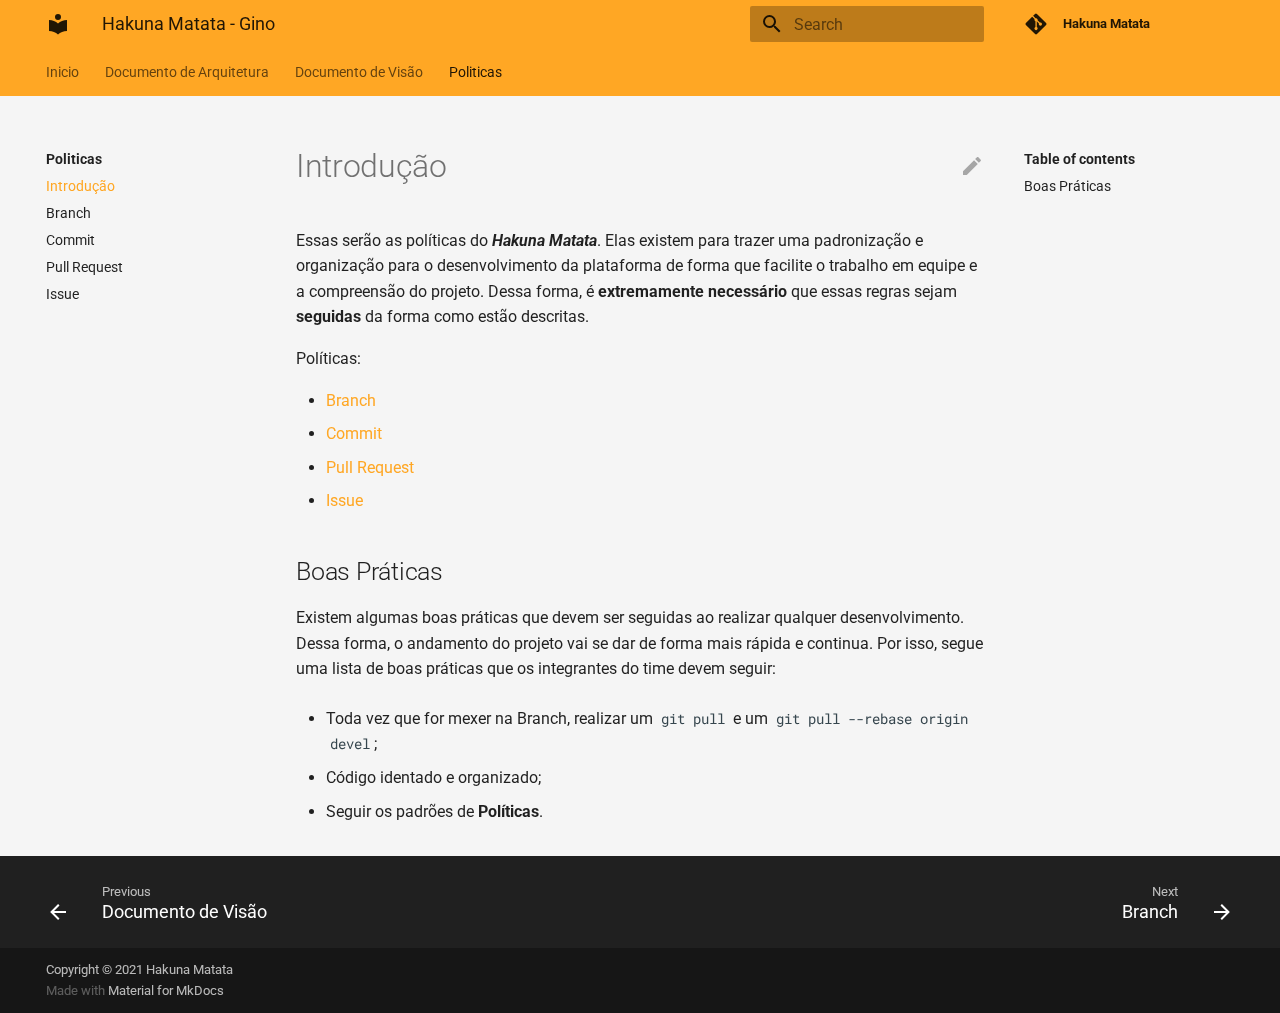
<file: politics/goodHabits/index.html>
<!doctype html>
<html lang="en" class="no-js">
  <head>
    
      <meta charset="utf-8">
      <meta name="viewport" content="width=device-width,initial-scale=1">
      
      
      
      
      <link rel="icon" href="../../assets/images/favicon.png">
      <meta name="generator" content="mkdocs-1.1.2, mkdocs-material-7.0.6">
    
    
      
        <title>Introdução - Hakuna Matata - Gino</title>
      
    
    
      <link rel="stylesheet" href="../../assets/stylesheets/main.2c0c5eaf.min.css">
      
        
        <link rel="stylesheet" href="../../assets/stylesheets/palette.7fa14f5b.min.css">
        
      
    
    
    
      
        
        <link rel="preconnect" href="https://fonts.gstatic.com" crossorigin>
        <link rel="stylesheet" href="https://fonts.googleapis.com/css?family=Roboto:300,400,400i,700%7CRoboto+Mono&display=fallback">
        <style>:root{--md-text-font-family:"Roboto";--md-code-font-family:"Roboto Mono"}</style>
      
    
    
    
      <link rel="stylesheet" href="../../stylesheets/extra.css">
    
    
      
    
    
  </head>
  
  
    
    
      
    
    
    
    
    <body dir="ltr" data-md-color-scheme="" data-md-color-primary="orange" data-md-color-accent="yellow">
      
  
    
    <input class="md-toggle" data-md-toggle="drawer" type="checkbox" id="__drawer" autocomplete="off">
    <input class="md-toggle" data-md-toggle="search" type="checkbox" id="__search" autocomplete="off">
    <label class="md-overlay" for="__drawer"></label>
    <div data-md-component="skip">
      
        
        <a href="#introducao" class="md-skip">
          Skip to content
        </a>
      
    </div>
    <div data-md-component="announce">
      
    </div>
    
      <header class="md-header" data-md-component="header">
  <nav class="md-header__inner md-grid" aria-label="Header">
    <a href="../.." title="Hakuna Matata - Gino" class="md-header__button md-logo" aria-label="Hakuna Matata - Gino" data-md-component="logo">
      
  
  <svg xmlns="http://www.w3.org/2000/svg" viewBox="0 0 24 24"><path d="M12 8a3 3 0 0 0 3-3 3 3 0 0 0-3-3 3 3 0 0 0-3 3 3 3 0 0 0 3 3m0 3.54C9.64 9.35 6.5 8 3 8v11c3.5 0 6.64 1.35 9 3.54 2.36-2.19 5.5-3.54 9-3.54V8c-3.5 0-6.64 1.35-9 3.54z"/></svg>

    </a>
    <label class="md-header__button md-icon" for="__drawer">
      <svg xmlns="http://www.w3.org/2000/svg" viewBox="0 0 24 24"><path d="M3 6h18v2H3V6m0 5h18v2H3v-2m0 5h18v2H3v-2z"/></svg>
    </label>
    <div class="md-header__title" data-md-component="header-title">
      <div class="md-header__ellipsis">
        <div class="md-header__topic">
          <span class="md-ellipsis">
            Hakuna Matata - Gino
          </span>
        </div>
        <div class="md-header__topic" data-md-component="header-topic">
          <span class="md-ellipsis">
            
              Introdução
            
          </span>
        </div>
      </div>
    </div>
    <div class="md-header__options">
      
    </div>
    
      <label class="md-header__button md-icon" for="__search">
        <svg xmlns="http://www.w3.org/2000/svg" viewBox="0 0 24 24"><path d="M9.5 3A6.5 6.5 0 0 1 16 9.5c0 1.61-.59 3.09-1.56 4.23l.27.27h.79l5 5-1.5 1.5-5-5v-.79l-.27-.27A6.516 6.516 0 0 1 9.5 16 6.5 6.5 0 0 1 3 9.5 6.5 6.5 0 0 1 9.5 3m0 2C7 5 5 7 5 9.5S7 14 9.5 14 14 12 14 9.5 12 5 9.5 5z"/></svg>
      </label>
      
<div class="md-search" data-md-component="search" role="dialog">
  <label class="md-search__overlay" for="__search"></label>
  <div class="md-search__inner" role="search">
    <form class="md-search__form" name="search">
      <input type="text" class="md-search__input" name="query" aria-label="Search" placeholder="Search" autocapitalize="off" autocorrect="off" autocomplete="off" spellcheck="false" data-md-component="search-query" data-md-state="active" required>
      <label class="md-search__icon md-icon" for="__search">
        <svg xmlns="http://www.w3.org/2000/svg" viewBox="0 0 24 24"><path d="M9.5 3A6.5 6.5 0 0 1 16 9.5c0 1.61-.59 3.09-1.56 4.23l.27.27h.79l5 5-1.5 1.5-5-5v-.79l-.27-.27A6.516 6.516 0 0 1 9.5 16 6.5 6.5 0 0 1 3 9.5 6.5 6.5 0 0 1 9.5 3m0 2C7 5 5 7 5 9.5S7 14 9.5 14 14 12 14 9.5 12 5 9.5 5z"/></svg>
        <svg xmlns="http://www.w3.org/2000/svg" viewBox="0 0 24 24"><path d="M20 11v2H8l5.5 5.5-1.42 1.42L4.16 12l7.92-7.92L13.5 5.5 8 11h12z"/></svg>
      </label>
      <button type="reset" class="md-search__icon md-icon" aria-label="Clear" tabindex="-1">
        <svg xmlns="http://www.w3.org/2000/svg" viewBox="0 0 24 24"><path d="M19 6.41L17.59 5 12 10.59 6.41 5 5 6.41 10.59 12 5 17.59 6.41 19 12 13.41 17.59 19 19 17.59 13.41 12 19 6.41z"/></svg>
      </button>
    </form>
    <div class="md-search__output">
      <div class="md-search__scrollwrap" data-md-scrollfix>
        <div class="md-search-result" data-md-component="search-result">
          <div class="md-search-result__meta">
            Initializing search
          </div>
          <ol class="md-search-result__list"></ol>
        </div>
      </div>
    </div>
  </div>
</div>
    
    
      <div class="md-header__source">
        
<a href="https://github.com/orgs/OrcestraGamificacao/teams/hakuna-matata/repositories/" title="Go to repository" class="md-source" data-md-component="source">
  <div class="md-source__icon md-icon">
    
    <svg xmlns="http://www.w3.org/2000/svg" viewBox="0 0 448 512"><path d="M439.55 236.05L244 40.45a28.87 28.87 0 0 0-40.81 0l-40.66 40.63 51.52 51.52c27.06-9.14 52.68 16.77 43.39 43.68l49.66 49.66c34.23-11.8 61.18 31 35.47 56.69-26.49 26.49-70.21-2.87-56-37.34L240.22 199v121.85c25.3 12.54 22.26 41.85 9.08 55a34.34 34.34 0 0 1-48.55 0c-17.57-17.6-11.07-46.91 11.25-56v-123c-20.8-8.51-24.6-30.74-18.64-45L142.57 101 8.45 235.14a28.86 28.86 0 0 0 0 40.81l195.61 195.6a28.86 28.86 0 0 0 40.8 0l194.69-194.69a28.86 28.86 0 0 0 0-40.81z"/></svg>
  </div>
  <div class="md-source__repository">
    Hakuna Matata
  </div>
</a>
      </div>
    
  </nav>
</header>
    
    <div class="md-container" data-md-component="container">
      
      
        
          
<nav class="md-tabs" aria-label="Tabs" data-md-component="tabs">
  <div class="md-tabs__inner md-grid">
    <ul class="md-tabs__list">
      
        
  
  


  <li class="md-tabs__item">
    <a href="../.." class="md-tabs__link">
      Inicio
    </a>
  </li>

      
        
  
  


  <li class="md-tabs__item">
    <a href="../../architecture/" class="md-tabs__link">
      Documento de Arquitetura
    </a>
  </li>

      
        
  
  


  <li class="md-tabs__item">
    <a href="../../vision/" class="md-tabs__link">
      Documento de Visão
    </a>
  </li>

      
        
  
  
    
  


  
  
  
    <li class="md-tabs__item">
      <a href="./" class="md-tabs__link md-tabs__link--active">
        Politicas
      </a>
    </li>
  

      
    </ul>
  </div>
</nav>
        
      
      <main class="md-main" data-md-component="main">
        <div class="md-main__inner md-grid">
          
            
              
              <div class="md-sidebar md-sidebar--primary" data-md-component="sidebar" data-md-type="navigation" >
                <div class="md-sidebar__scrollwrap">
                  <div class="md-sidebar__inner">
                    

  


<nav class="md-nav md-nav--primary md-nav--lifted" aria-label="Navigation" data-md-level="0">
  <label class="md-nav__title" for="__drawer">
    <a href="../.." title="Hakuna Matata - Gino" class="md-nav__button md-logo" aria-label="Hakuna Matata - Gino" data-md-component="logo">
      
  
  <svg xmlns="http://www.w3.org/2000/svg" viewBox="0 0 24 24"><path d="M12 8a3 3 0 0 0 3-3 3 3 0 0 0-3-3 3 3 0 0 0-3 3 3 3 0 0 0 3 3m0 3.54C9.64 9.35 6.5 8 3 8v11c3.5 0 6.64 1.35 9 3.54 2.36-2.19 5.5-3.54 9-3.54V8c-3.5 0-6.64 1.35-9 3.54z"/></svg>

    </a>
    Hakuna Matata - Gino
  </label>
  
    <div class="md-nav__source">
      
<a href="https://github.com/orgs/OrcestraGamificacao/teams/hakuna-matata/repositories/" title="Go to repository" class="md-source" data-md-component="source">
  <div class="md-source__icon md-icon">
    
    <svg xmlns="http://www.w3.org/2000/svg" viewBox="0 0 448 512"><path d="M439.55 236.05L244 40.45a28.87 28.87 0 0 0-40.81 0l-40.66 40.63 51.52 51.52c27.06-9.14 52.68 16.77 43.39 43.68l49.66 49.66c34.23-11.8 61.18 31 35.47 56.69-26.49 26.49-70.21-2.87-56-37.34L240.22 199v121.85c25.3 12.54 22.26 41.85 9.08 55a34.34 34.34 0 0 1-48.55 0c-17.57-17.6-11.07-46.91 11.25-56v-123c-20.8-8.51-24.6-30.74-18.64-45L142.57 101 8.45 235.14a28.86 28.86 0 0 0 0 40.81l195.61 195.6a28.86 28.86 0 0 0 40.8 0l194.69-194.69a28.86 28.86 0 0 0 0-40.81z"/></svg>
  </div>
  <div class="md-source__repository">
    Hakuna Matata
  </div>
</a>
    </div>
  
  <ul class="md-nav__list" data-md-scrollfix>
    
      
      
      

  
  
  
    <li class="md-nav__item">
      <a href="../.." class="md-nav__link">
        Inicio
      </a>
    </li>
  

    
      
      
      

  
  
  
    <li class="md-nav__item">
      <a href="../../architecture/" class="md-nav__link">
        Documento de Arquitetura
      </a>
    </li>
  

    
      
      
      

  
  
  
    <li class="md-nav__item">
      <a href="../../vision/" class="md-nav__link">
        Documento de Visão
      </a>
    </li>
  

    
      
      
      

  
  
    
  
  
    
    <li class="md-nav__item md-nav__item--active md-nav__item--nested">
      
      
        <input class="md-nav__toggle md-toggle" data-md-toggle="__nav_4" type="checkbox" id="__nav_4" checked>
      
      <label class="md-nav__link" for="__nav_4">
        Politicas
        <span class="md-nav__icon md-icon"></span>
      </label>
      <nav class="md-nav" aria-label="Politicas" data-md-level="1">
        <label class="md-nav__title" for="__nav_4">
          <span class="md-nav__icon md-icon"></span>
          Politicas
        </label>
        <ul class="md-nav__list" data-md-scrollfix>
          
            
  
  
    
  
  
    <li class="md-nav__item md-nav__item--active">
      
      <input class="md-nav__toggle md-toggle" data-md-toggle="toc" type="checkbox" id="__toc">
      
        
      
      
        <label class="md-nav__link md-nav__link--active" for="__toc">
          Introdução
          <span class="md-nav__icon md-icon"></span>
        </label>
      
      <a href="./" class="md-nav__link md-nav__link--active">
        Introdução
      </a>
      
        
<nav class="md-nav md-nav--secondary" aria-label="Table of contents">
  
  
    
  
  
    <label class="md-nav__title" for="__toc">
      <span class="md-nav__icon md-icon"></span>
      Table of contents
    </label>
    <ul class="md-nav__list" data-md-component="toc" data-md-scrollfix>
      
        <li class="md-nav__item">
  <a href="#boas-praticas" class="md-nav__link">
    Boas Práticas
  </a>
  
</li>
      
    </ul>
  
</nav>
      
    </li>
  

          
            
  
  
  
    <li class="md-nav__item">
      <a href="../branchPolitics/" class="md-nav__link">
        Branch
      </a>
    </li>
  

          
            
  
  
  
    <li class="md-nav__item">
      <a href="../commitPolitics/" class="md-nav__link">
        Commit
      </a>
    </li>
  

          
            
  
  
  
    <li class="md-nav__item">
      <a href="../prPolitics/" class="md-nav__link">
        Pull Request
      </a>
    </li>
  

          
            
  
  
  
    <li class="md-nav__item">
      <a href="../issuePolitics/" class="md-nav__link">
        Issue
      </a>
    </li>
  

          
        </ul>
      </nav>
    </li>
  

    
  </ul>
</nav>
                  </div>
                </div>
              </div>
            
            
              
              <div class="md-sidebar md-sidebar--secondary" data-md-component="sidebar" data-md-type="toc" >
                <div class="md-sidebar__scrollwrap">
                  <div class="md-sidebar__inner">
                    
<nav class="md-nav md-nav--secondary" aria-label="Table of contents">
  
  
    
  
  
    <label class="md-nav__title" for="__toc">
      <span class="md-nav__icon md-icon"></span>
      Table of contents
    </label>
    <ul class="md-nav__list" data-md-component="toc" data-md-scrollfix>
      
        <li class="md-nav__item">
  <a href="#boas-praticas" class="md-nav__link">
    Boas Práticas
  </a>
  
</li>
      
    </ul>
  
</nav>
                  </div>
                </div>
              </div>
            
          
          <div class="md-content" data-md-component="content">
            <article class="md-content__inner md-typeset">
              
                
                  <a href="https://github.com/orgs/OrcestraGamificacao/teams/hakuna-matata/repositories/edit/master/docs/politics/goodHabits.md" title="Edit this page" class="md-content__button md-icon">
                    <svg xmlns="http://www.w3.org/2000/svg" viewBox="0 0 24 24"><path d="M20.71 7.04c.39-.39.39-1.04 0-1.41l-2.34-2.34c-.37-.39-1.02-.39-1.41 0l-1.84 1.83 3.75 3.75M3 17.25V21h3.75L17.81 9.93l-3.75-3.75L3 17.25z"/></svg>
                  </a>
                
                
                <h1 id="introducao">Introdução</h1>
<p>Essas serão as políticas do <strong><em>Hakuna Matata</em></strong>. Elas existem para trazer uma padronização e organização para o desenvolvimento da plataforma de forma que facilite o trabalho em equipe e a compreensão do projeto. Dessa forma, é <strong>extremamente necessário</strong> que essas regras sejam <strong>seguidas</strong> da forma como estão descritas.</p>
<p>Políticas: </p>
<ul>
<li><a href="../branchPolitics/">Branch</a></li>
<li><a href="../commitPolitics/">Commit</a></li>
<li><a href="../prPolitics/">Pull Request</a></li>
<li><a href="issuePolitics.mds">Issue</a></li>
</ul>
<h2 id="boas-praticas">Boas Práticas</h2>
<p>Existem algumas boas práticas que devem ser seguidas ao realizar qualquer desenvolvimento. Dessa forma, o andamento do projeto vai se dar de forma mais rápida e continua. Por isso, segue uma lista de boas práticas que os integrantes do time devem seguir:</p>
<ul>
<li>
<p>Toda vez que for mexer na Branch, realizar um <code>git pull</code> e um <code>git pull --rebase origin devel</code>;</p>
</li>
<li>
<p>Código identado e organizado;</p>
</li>
<li>
<p>Seguir os padrões de <strong>Políticas</strong>.</p>
</li>
</ul>
                
              
              
                


              
            </article>
          </div>
        </div>
      </main>
      
        
<footer class="md-footer">
  
    <nav class="md-footer__inner md-grid" aria-label="Footer">
      
        <a href="../../vision/" class="md-footer__link md-footer__link--prev" rel="prev">
          <div class="md-footer__button md-icon">
            <svg xmlns="http://www.w3.org/2000/svg" viewBox="0 0 24 24"><path d="M20 11v2H8l5.5 5.5-1.42 1.42L4.16 12l7.92-7.92L13.5 5.5 8 11h12z"/></svg>
          </div>
          <div class="md-footer__title">
            <div class="md-ellipsis">
              <span class="md-footer__direction">
                Previous
              </span>
              Documento de Visão
            </div>
          </div>
        </a>
      
      
        <a href="../branchPolitics/" class="md-footer__link md-footer__link--next" rel="next">
          <div class="md-footer__title">
            <div class="md-ellipsis">
              <span class="md-footer__direction">
                Next
              </span>
              Branch
            </div>
          </div>
          <div class="md-footer__button md-icon">
            <svg xmlns="http://www.w3.org/2000/svg" viewBox="0 0 24 24"><path d="M4 11v2h12l-5.5 5.5 1.42 1.42L19.84 12l-7.92-7.92L10.5 5.5 16 11H4z"/></svg>
          </div>
        </a>
      
    </nav>
  
  <div class="md-footer-meta md-typeset">
    <div class="md-footer-meta__inner md-grid">
      <div class="md-footer-copyright">
        
          <div class="md-footer-copyright__highlight">
            Copyright &copy; 2021 Hakuna Matata
          </div>
        
        Made with
        <a href="https://squidfunk.github.io/mkdocs-material/" target="_blank" rel="noopener">
          Material for MkDocs
        </a>
        
      </div>
      
    </div>
  </div>
</footer>
      
    </div>
    <div class="md-dialog" data-md-component="dialog">
      <div class="md-dialog__inner md-typeset"></div>
    </div>
    <script id="__config" type="application/json">{"base": "../..", "features": ["navigation.tabs"], "translations": {"clipboard.copy": "Copy to clipboard", "clipboard.copied": "Copied to clipboard", "search.config.lang": "en", "search.config.pipeline": "trimmer, stopWordFilter", "search.config.separator": "[\\s\\-]+", "search.placeholder": "Search", "search.result.placeholder": "Type to start searching", "search.result.none": "No matching documents", "search.result.one": "1 matching document", "search.result.other": "# matching documents", "search.result.more.one": "1 more on this page", "search.result.more.other": "# more on this page", "search.result.term.missing": "Missing"}, "search": "../../assets/javascripts/workers/search.fb4a9340.min.js", "version": null}</script>
    
    
      <script src="../../assets/javascripts/bundle.a1c7c35e.min.js"></script>
      
    
  </body>
</html>
</file>
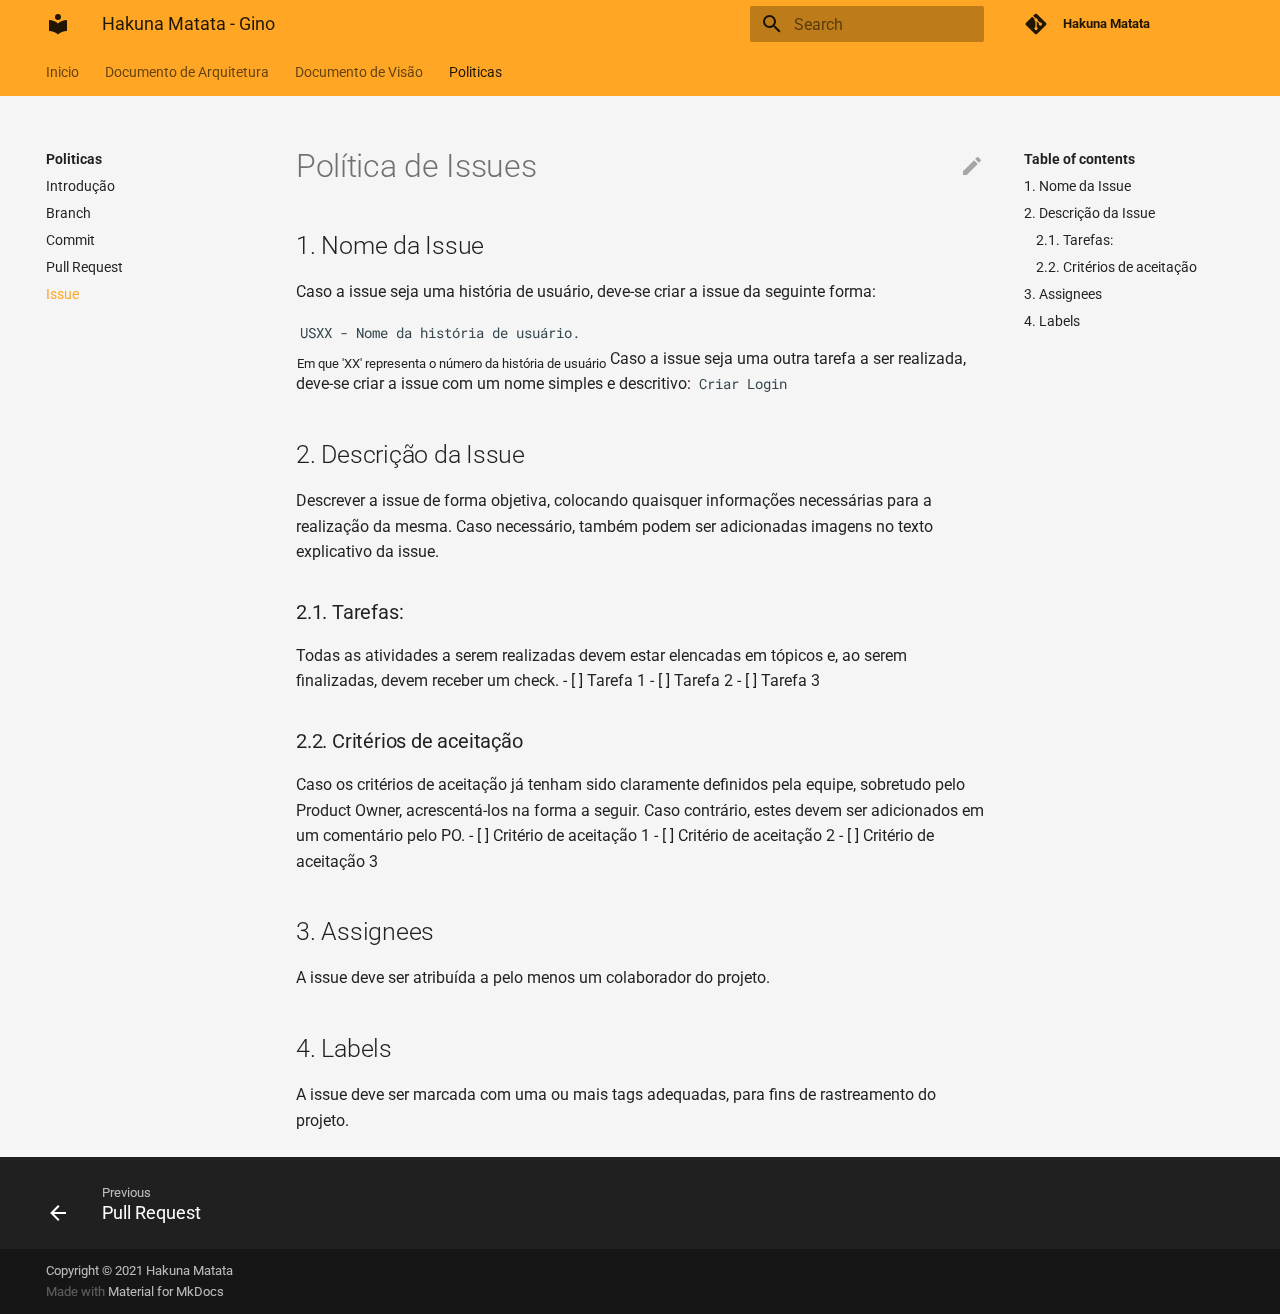
<file: politics/issuePolitics/index.html>
<!doctype html>
<html lang="en" class="no-js">
  <head>
    
      <meta charset="utf-8">
      <meta name="viewport" content="width=device-width,initial-scale=1">
      
      
      
      
      <link rel="icon" href="../../assets/images/favicon.png">
      <meta name="generator" content="mkdocs-1.1.2, mkdocs-material-7.0.6">
    
    
      
        <title>Issue - Hakuna Matata - Gino</title>
      
    
    
      <link rel="stylesheet" href="../../assets/stylesheets/main.2c0c5eaf.min.css">
      
        
        <link rel="stylesheet" href="../../assets/stylesheets/palette.7fa14f5b.min.css">
        
      
    
    
    
      
        
        <link rel="preconnect" href="https://fonts.gstatic.com" crossorigin>
        <link rel="stylesheet" href="https://fonts.googleapis.com/css?family=Roboto:300,400,400i,700%7CRoboto+Mono&display=fallback">
        <style>:root{--md-text-font-family:"Roboto";--md-code-font-family:"Roboto Mono"}</style>
      
    
    
    
      <link rel="stylesheet" href="../../stylesheets/extra.css">
    
    
      
    
    
  </head>
  
  
    
    
      
    
    
    
    
    <body dir="ltr" data-md-color-scheme="" data-md-color-primary="orange" data-md-color-accent="yellow">
      
  
    
    <input class="md-toggle" data-md-toggle="drawer" type="checkbox" id="__drawer" autocomplete="off">
    <input class="md-toggle" data-md-toggle="search" type="checkbox" id="__search" autocomplete="off">
    <label class="md-overlay" for="__drawer"></label>
    <div data-md-component="skip">
      
        
        <a href="#politica-de-issues" class="md-skip">
          Skip to content
        </a>
      
    </div>
    <div data-md-component="announce">
      
    </div>
    
      <header class="md-header" data-md-component="header">
  <nav class="md-header__inner md-grid" aria-label="Header">
    <a href="../.." title="Hakuna Matata - Gino" class="md-header__button md-logo" aria-label="Hakuna Matata - Gino" data-md-component="logo">
      
  
  <svg xmlns="http://www.w3.org/2000/svg" viewBox="0 0 24 24"><path d="M12 8a3 3 0 0 0 3-3 3 3 0 0 0-3-3 3 3 0 0 0-3 3 3 3 0 0 0 3 3m0 3.54C9.64 9.35 6.5 8 3 8v11c3.5 0 6.64 1.35 9 3.54 2.36-2.19 5.5-3.54 9-3.54V8c-3.5 0-6.64 1.35-9 3.54z"/></svg>

    </a>
    <label class="md-header__button md-icon" for="__drawer">
      <svg xmlns="http://www.w3.org/2000/svg" viewBox="0 0 24 24"><path d="M3 6h18v2H3V6m0 5h18v2H3v-2m0 5h18v2H3v-2z"/></svg>
    </label>
    <div class="md-header__title" data-md-component="header-title">
      <div class="md-header__ellipsis">
        <div class="md-header__topic">
          <span class="md-ellipsis">
            Hakuna Matata - Gino
          </span>
        </div>
        <div class="md-header__topic" data-md-component="header-topic">
          <span class="md-ellipsis">
            
              Issue
            
          </span>
        </div>
      </div>
    </div>
    <div class="md-header__options">
      
    </div>
    
      <label class="md-header__button md-icon" for="__search">
        <svg xmlns="http://www.w3.org/2000/svg" viewBox="0 0 24 24"><path d="M9.5 3A6.5 6.5 0 0 1 16 9.5c0 1.61-.59 3.09-1.56 4.23l.27.27h.79l5 5-1.5 1.5-5-5v-.79l-.27-.27A6.516 6.516 0 0 1 9.5 16 6.5 6.5 0 0 1 3 9.5 6.5 6.5 0 0 1 9.5 3m0 2C7 5 5 7 5 9.5S7 14 9.5 14 14 12 14 9.5 12 5 9.5 5z"/></svg>
      </label>
      
<div class="md-search" data-md-component="search" role="dialog">
  <label class="md-search__overlay" for="__search"></label>
  <div class="md-search__inner" role="search">
    <form class="md-search__form" name="search">
      <input type="text" class="md-search__input" name="query" aria-label="Search" placeholder="Search" autocapitalize="off" autocorrect="off" autocomplete="off" spellcheck="false" data-md-component="search-query" data-md-state="active" required>
      <label class="md-search__icon md-icon" for="__search">
        <svg xmlns="http://www.w3.org/2000/svg" viewBox="0 0 24 24"><path d="M9.5 3A6.5 6.5 0 0 1 16 9.5c0 1.61-.59 3.09-1.56 4.23l.27.27h.79l5 5-1.5 1.5-5-5v-.79l-.27-.27A6.516 6.516 0 0 1 9.5 16 6.5 6.5 0 0 1 3 9.5 6.5 6.5 0 0 1 9.5 3m0 2C7 5 5 7 5 9.5S7 14 9.5 14 14 12 14 9.5 12 5 9.5 5z"/></svg>
        <svg xmlns="http://www.w3.org/2000/svg" viewBox="0 0 24 24"><path d="M20 11v2H8l5.5 5.5-1.42 1.42L4.16 12l7.92-7.92L13.5 5.5 8 11h12z"/></svg>
      </label>
      <button type="reset" class="md-search__icon md-icon" aria-label="Clear" tabindex="-1">
        <svg xmlns="http://www.w3.org/2000/svg" viewBox="0 0 24 24"><path d="M19 6.41L17.59 5 12 10.59 6.41 5 5 6.41 10.59 12 5 17.59 6.41 19 12 13.41 17.59 19 19 17.59 13.41 12 19 6.41z"/></svg>
      </button>
    </form>
    <div class="md-search__output">
      <div class="md-search__scrollwrap" data-md-scrollfix>
        <div class="md-search-result" data-md-component="search-result">
          <div class="md-search-result__meta">
            Initializing search
          </div>
          <ol class="md-search-result__list"></ol>
        </div>
      </div>
    </div>
  </div>
</div>
    
    
      <div class="md-header__source">
        
<a href="https://github.com/orgs/OrcestraGamificacao/teams/hakuna-matata/repositories/" title="Go to repository" class="md-source" data-md-component="source">
  <div class="md-source__icon md-icon">
    
    <svg xmlns="http://www.w3.org/2000/svg" viewBox="0 0 448 512"><path d="M439.55 236.05L244 40.45a28.87 28.87 0 0 0-40.81 0l-40.66 40.63 51.52 51.52c27.06-9.14 52.68 16.77 43.39 43.68l49.66 49.66c34.23-11.8 61.18 31 35.47 56.69-26.49 26.49-70.21-2.87-56-37.34L240.22 199v121.85c25.3 12.54 22.26 41.85 9.08 55a34.34 34.34 0 0 1-48.55 0c-17.57-17.6-11.07-46.91 11.25-56v-123c-20.8-8.51-24.6-30.74-18.64-45L142.57 101 8.45 235.14a28.86 28.86 0 0 0 0 40.81l195.61 195.6a28.86 28.86 0 0 0 40.8 0l194.69-194.69a28.86 28.86 0 0 0 0-40.81z"/></svg>
  </div>
  <div class="md-source__repository">
    Hakuna Matata
  </div>
</a>
      </div>
    
  </nav>
</header>
    
    <div class="md-container" data-md-component="container">
      
      
        
          
<nav class="md-tabs" aria-label="Tabs" data-md-component="tabs">
  <div class="md-tabs__inner md-grid">
    <ul class="md-tabs__list">
      
        
  
  


  <li class="md-tabs__item">
    <a href="../.." class="md-tabs__link">
      Inicio
    </a>
  </li>

      
        
  
  


  <li class="md-tabs__item">
    <a href="../../architecture/" class="md-tabs__link">
      Documento de Arquitetura
    </a>
  </li>

      
        
  
  


  <li class="md-tabs__item">
    <a href="../../vision/" class="md-tabs__link">
      Documento de Visão
    </a>
  </li>

      
        
  
  
    
  


  
  
  
    <li class="md-tabs__item">
      <a href="../goodHabits/" class="md-tabs__link md-tabs__link--active">
        Politicas
      </a>
    </li>
  

      
    </ul>
  </div>
</nav>
        
      
      <main class="md-main" data-md-component="main">
        <div class="md-main__inner md-grid">
          
            
              
              <div class="md-sidebar md-sidebar--primary" data-md-component="sidebar" data-md-type="navigation" >
                <div class="md-sidebar__scrollwrap">
                  <div class="md-sidebar__inner">
                    

  


<nav class="md-nav md-nav--primary md-nav--lifted" aria-label="Navigation" data-md-level="0">
  <label class="md-nav__title" for="__drawer">
    <a href="../.." title="Hakuna Matata - Gino" class="md-nav__button md-logo" aria-label="Hakuna Matata - Gino" data-md-component="logo">
      
  
  <svg xmlns="http://www.w3.org/2000/svg" viewBox="0 0 24 24"><path d="M12 8a3 3 0 0 0 3-3 3 3 0 0 0-3-3 3 3 0 0 0-3 3 3 3 0 0 0 3 3m0 3.54C9.64 9.35 6.5 8 3 8v11c3.5 0 6.64 1.35 9 3.54 2.36-2.19 5.5-3.54 9-3.54V8c-3.5 0-6.64 1.35-9 3.54z"/></svg>

    </a>
    Hakuna Matata - Gino
  </label>
  
    <div class="md-nav__source">
      
<a href="https://github.com/orgs/OrcestraGamificacao/teams/hakuna-matata/repositories/" title="Go to repository" class="md-source" data-md-component="source">
  <div class="md-source__icon md-icon">
    
    <svg xmlns="http://www.w3.org/2000/svg" viewBox="0 0 448 512"><path d="M439.55 236.05L244 40.45a28.87 28.87 0 0 0-40.81 0l-40.66 40.63 51.52 51.52c27.06-9.14 52.68 16.77 43.39 43.68l49.66 49.66c34.23-11.8 61.18 31 35.47 56.69-26.49 26.49-70.21-2.87-56-37.34L240.22 199v121.85c25.3 12.54 22.26 41.85 9.08 55a34.34 34.34 0 0 1-48.55 0c-17.57-17.6-11.07-46.91 11.25-56v-123c-20.8-8.51-24.6-30.74-18.64-45L142.57 101 8.45 235.14a28.86 28.86 0 0 0 0 40.81l195.61 195.6a28.86 28.86 0 0 0 40.8 0l194.69-194.69a28.86 28.86 0 0 0 0-40.81z"/></svg>
  </div>
  <div class="md-source__repository">
    Hakuna Matata
  </div>
</a>
    </div>
  
  <ul class="md-nav__list" data-md-scrollfix>
    
      
      
      

  
  
  
    <li class="md-nav__item">
      <a href="../.." class="md-nav__link">
        Inicio
      </a>
    </li>
  

    
      
      
      

  
  
  
    <li class="md-nav__item">
      <a href="../../architecture/" class="md-nav__link">
        Documento de Arquitetura
      </a>
    </li>
  

    
      
      
      

  
  
  
    <li class="md-nav__item">
      <a href="../../vision/" class="md-nav__link">
        Documento de Visão
      </a>
    </li>
  

    
      
      
      

  
  
    
  
  
    
    <li class="md-nav__item md-nav__item--active md-nav__item--nested">
      
      
        <input class="md-nav__toggle md-toggle" data-md-toggle="__nav_4" type="checkbox" id="__nav_4" checked>
      
      <label class="md-nav__link" for="__nav_4">
        Politicas
        <span class="md-nav__icon md-icon"></span>
      </label>
      <nav class="md-nav" aria-label="Politicas" data-md-level="1">
        <label class="md-nav__title" for="__nav_4">
          <span class="md-nav__icon md-icon"></span>
          Politicas
        </label>
        <ul class="md-nav__list" data-md-scrollfix>
          
            
  
  
  
    <li class="md-nav__item">
      <a href="../goodHabits/" class="md-nav__link">
        Introdução
      </a>
    </li>
  

          
            
  
  
  
    <li class="md-nav__item">
      <a href="../branchPolitics/" class="md-nav__link">
        Branch
      </a>
    </li>
  

          
            
  
  
  
    <li class="md-nav__item">
      <a href="../commitPolitics/" class="md-nav__link">
        Commit
      </a>
    </li>
  

          
            
  
  
  
    <li class="md-nav__item">
      <a href="../prPolitics/" class="md-nav__link">
        Pull Request
      </a>
    </li>
  

          
            
  
  
    
  
  
    <li class="md-nav__item md-nav__item--active">
      
      <input class="md-nav__toggle md-toggle" data-md-toggle="toc" type="checkbox" id="__toc">
      
        
      
      
        <label class="md-nav__link md-nav__link--active" for="__toc">
          Issue
          <span class="md-nav__icon md-icon"></span>
        </label>
      
      <a href="./" class="md-nav__link md-nav__link--active">
        Issue
      </a>
      
        
<nav class="md-nav md-nav--secondary" aria-label="Table of contents">
  
  
    
  
  
    <label class="md-nav__title" for="__toc">
      <span class="md-nav__icon md-icon"></span>
      Table of contents
    </label>
    <ul class="md-nav__list" data-md-component="toc" data-md-scrollfix>
      
        <li class="md-nav__item">
  <a href="#1-nome-da-issue" class="md-nav__link">
    1. Nome da Issue
  </a>
  
</li>
      
        <li class="md-nav__item">
  <a href="#2-descricao-da-issue" class="md-nav__link">
    2. Descrição da Issue
  </a>
  
    <nav class="md-nav" aria-label="2. Descrição da Issue">
      <ul class="md-nav__list">
        
          <li class="md-nav__item">
  <a href="#21-tarefas" class="md-nav__link">
    2.1. Tarefas:
  </a>
  
</li>
        
          <li class="md-nav__item">
  <a href="#22-criterios-de-aceitacao" class="md-nav__link">
    2.2. Critérios de aceitação
  </a>
  
</li>
        
      </ul>
    </nav>
  
</li>
      
        <li class="md-nav__item">
  <a href="#3-assignees" class="md-nav__link">
    3. Assignees
  </a>
  
</li>
      
        <li class="md-nav__item">
  <a href="#4-labels" class="md-nav__link">
    4. Labels
  </a>
  
</li>
      
    </ul>
  
</nav>
      
    </li>
  

          
        </ul>
      </nav>
    </li>
  

    
  </ul>
</nav>
                  </div>
                </div>
              </div>
            
            
              
              <div class="md-sidebar md-sidebar--secondary" data-md-component="sidebar" data-md-type="toc" >
                <div class="md-sidebar__scrollwrap">
                  <div class="md-sidebar__inner">
                    
<nav class="md-nav md-nav--secondary" aria-label="Table of contents">
  
  
    
  
  
    <label class="md-nav__title" for="__toc">
      <span class="md-nav__icon md-icon"></span>
      Table of contents
    </label>
    <ul class="md-nav__list" data-md-component="toc" data-md-scrollfix>
      
        <li class="md-nav__item">
  <a href="#1-nome-da-issue" class="md-nav__link">
    1. Nome da Issue
  </a>
  
</li>
      
        <li class="md-nav__item">
  <a href="#2-descricao-da-issue" class="md-nav__link">
    2. Descrição da Issue
  </a>
  
    <nav class="md-nav" aria-label="2. Descrição da Issue">
      <ul class="md-nav__list">
        
          <li class="md-nav__item">
  <a href="#21-tarefas" class="md-nav__link">
    2.1. Tarefas:
  </a>
  
</li>
        
          <li class="md-nav__item">
  <a href="#22-criterios-de-aceitacao" class="md-nav__link">
    2.2. Critérios de aceitação
  </a>
  
</li>
        
      </ul>
    </nav>
  
</li>
      
        <li class="md-nav__item">
  <a href="#3-assignees" class="md-nav__link">
    3. Assignees
  </a>
  
</li>
      
        <li class="md-nav__item">
  <a href="#4-labels" class="md-nav__link">
    4. Labels
  </a>
  
</li>
      
    </ul>
  
</nav>
                  </div>
                </div>
              </div>
            
          
          <div class="md-content" data-md-component="content">
            <article class="md-content__inner md-typeset">
              
                
                  <a href="https://github.com/orgs/OrcestraGamificacao/teams/hakuna-matata/repositories/edit/master/docs/politics/issuePolitics.md" title="Edit this page" class="md-content__button md-icon">
                    <svg xmlns="http://www.w3.org/2000/svg" viewBox="0 0 24 24"><path d="M20.71 7.04c.39-.39.39-1.04 0-1.41l-2.34-2.34c-.37-.39-1.02-.39-1.41 0l-1.84 1.83 3.75 3.75M3 17.25V21h3.75L17.81 9.93l-3.75-3.75L3 17.25z"/></svg>
                  </a>
                
                
                <h1 id="politica-de-issues">Política de Issues</h1>
<h2 id="1-nome-da-issue">1. Nome da Issue</h2>
<p>Caso a issue seja uma história de usuário, deve-se criar a issue da seguinte forma:</p>
<p><code>USXX - Nome da história de usuário.</code> <br />
<sub>Em que 'XX' representa o número da história de usuário</sub>
Caso a issue seja uma outra tarefa a ser realizada, deve-se criar a issue com um nome simples e descritivo:
<code>Criar Login</code></p>
<h2 id="2-descricao-da-issue">2. Descrição da Issue</h2>
<p>Descrever a issue de forma objetiva, colocando quaisquer informações necessárias para a realização da mesma.
Caso necessário, também podem ser adicionadas imagens no texto explicativo da issue.</p>
<h3 id="21-tarefas">2.1. Tarefas:</h3>
<p>Todas as atividades a serem realizadas devem estar elencadas em tópicos e, ao serem finalizadas, devem receber um check.
- [ ] Tarefa 1
- [ ] Tarefa 2
- [ ] Tarefa 3</p>
<h3 id="22-criterios-de-aceitacao">2.2. Critérios de aceitação</h3>
<p>Caso os critérios de aceitação já tenham sido claramente definidos pela equipe, sobretudo pelo Product Owner, acrescentá-los na forma a seguir. Caso contrário, estes devem ser adicionados em um comentário pelo PO.
- [ ] Critério de aceitação 1
- [ ] Critério de aceitação 2
- [ ] Critério de aceitação 3</p>
<h2 id="3-assignees">3. Assignees</h2>
<p>A issue deve ser atribuída a pelo menos um colaborador do projeto.</p>
<h2 id="4-labels">4. Labels</h2>
<p>A issue deve ser marcada com uma ou mais tags adequadas, para fins de rastreamento do projeto.</p>
                
              
              
                


              
            </article>
          </div>
        </div>
      </main>
      
        
<footer class="md-footer">
  
    <nav class="md-footer__inner md-grid" aria-label="Footer">
      
        <a href="../prPolitics/" class="md-footer__link md-footer__link--prev" rel="prev">
          <div class="md-footer__button md-icon">
            <svg xmlns="http://www.w3.org/2000/svg" viewBox="0 0 24 24"><path d="M20 11v2H8l5.5 5.5-1.42 1.42L4.16 12l7.92-7.92L13.5 5.5 8 11h12z"/></svg>
          </div>
          <div class="md-footer__title">
            <div class="md-ellipsis">
              <span class="md-footer__direction">
                Previous
              </span>
              Pull Request
            </div>
          </div>
        </a>
      
      
    </nav>
  
  <div class="md-footer-meta md-typeset">
    <div class="md-footer-meta__inner md-grid">
      <div class="md-footer-copyright">
        
          <div class="md-footer-copyright__highlight">
            Copyright &copy; 2021 Hakuna Matata
          </div>
        
        Made with
        <a href="https://squidfunk.github.io/mkdocs-material/" target="_blank" rel="noopener">
          Material for MkDocs
        </a>
        
      </div>
      
    </div>
  </div>
</footer>
      
    </div>
    <div class="md-dialog" data-md-component="dialog">
      <div class="md-dialog__inner md-typeset"></div>
    </div>
    <script id="__config" type="application/json">{"base": "../..", "features": ["navigation.tabs"], "translations": {"clipboard.copy": "Copy to clipboard", "clipboard.copied": "Copied to clipboard", "search.config.lang": "en", "search.config.pipeline": "trimmer, stopWordFilter", "search.config.separator": "[\\s\\-]+", "search.placeholder": "Search", "search.result.placeholder": "Type to start searching", "search.result.none": "No matching documents", "search.result.one": "1 matching document", "search.result.other": "# matching documents", "search.result.more.one": "1 more on this page", "search.result.more.other": "# more on this page", "search.result.term.missing": "Missing"}, "search": "../../assets/javascripts/workers/search.fb4a9340.min.js", "version": null}</script>
    
    
      <script src="../../assets/javascripts/bundle.a1c7c35e.min.js"></script>
      
    
  </body>
</html>
</file>
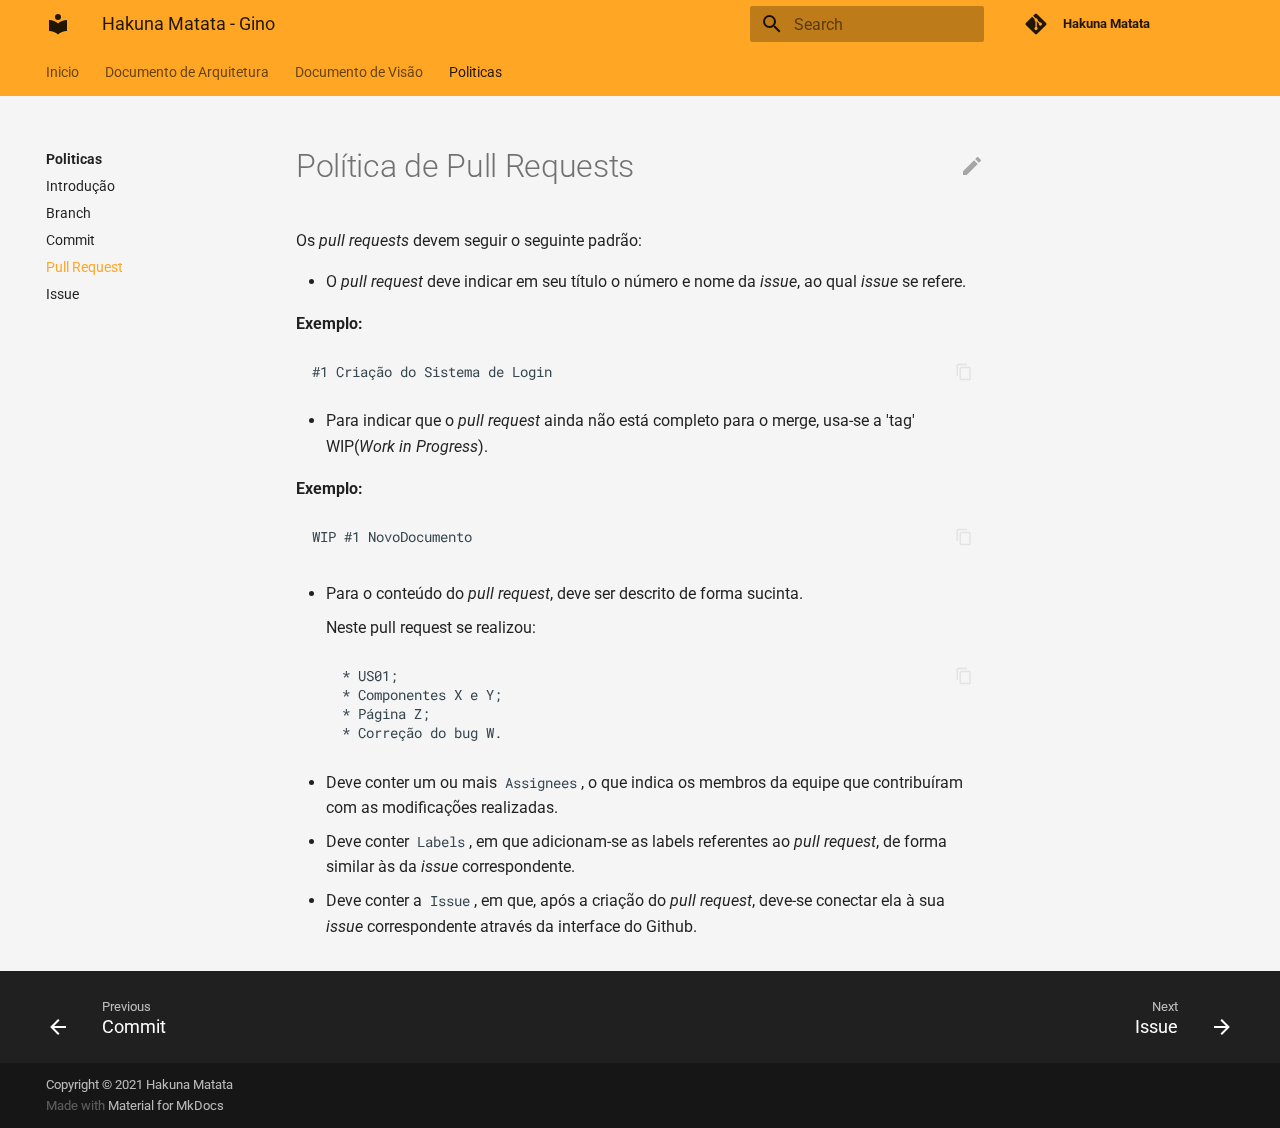
<file: politics/prPolitics/index.html>
<!doctype html>
<html lang="en" class="no-js">
  <head>
    
      <meta charset="utf-8">
      <meta name="viewport" content="width=device-width,initial-scale=1">
      
      
      
      
      <link rel="icon" href="../../assets/images/favicon.png">
      <meta name="generator" content="mkdocs-1.1.2, mkdocs-material-7.0.6">
    
    
      
        <title>Pull Request - Hakuna Matata - Gino</title>
      
    
    
      <link rel="stylesheet" href="../../assets/stylesheets/main.2c0c5eaf.min.css">
      
        
        <link rel="stylesheet" href="../../assets/stylesheets/palette.7fa14f5b.min.css">
        
      
    
    
    
      
        
        <link rel="preconnect" href="https://fonts.gstatic.com" crossorigin>
        <link rel="stylesheet" href="https://fonts.googleapis.com/css?family=Roboto:300,400,400i,700%7CRoboto+Mono&display=fallback">
        <style>:root{--md-text-font-family:"Roboto";--md-code-font-family:"Roboto Mono"}</style>
      
    
    
    
      <link rel="stylesheet" href="../../stylesheets/extra.css">
    
    
      
    
    
  </head>
  
  
    
    
      
    
    
    
    
    <body dir="ltr" data-md-color-scheme="" data-md-color-primary="orange" data-md-color-accent="yellow">
      
  
    
    <input class="md-toggle" data-md-toggle="drawer" type="checkbox" id="__drawer" autocomplete="off">
    <input class="md-toggle" data-md-toggle="search" type="checkbox" id="__search" autocomplete="off">
    <label class="md-overlay" for="__drawer"></label>
    <div data-md-component="skip">
      
        
        <a href="#politica-de-pull-requests" class="md-skip">
          Skip to content
        </a>
      
    </div>
    <div data-md-component="announce">
      
    </div>
    
      <header class="md-header" data-md-component="header">
  <nav class="md-header__inner md-grid" aria-label="Header">
    <a href="../.." title="Hakuna Matata - Gino" class="md-header__button md-logo" aria-label="Hakuna Matata - Gino" data-md-component="logo">
      
  
  <svg xmlns="http://www.w3.org/2000/svg" viewBox="0 0 24 24"><path d="M12 8a3 3 0 0 0 3-3 3 3 0 0 0-3-3 3 3 0 0 0-3 3 3 3 0 0 0 3 3m0 3.54C9.64 9.35 6.5 8 3 8v11c3.5 0 6.64 1.35 9 3.54 2.36-2.19 5.5-3.54 9-3.54V8c-3.5 0-6.64 1.35-9 3.54z"/></svg>

    </a>
    <label class="md-header__button md-icon" for="__drawer">
      <svg xmlns="http://www.w3.org/2000/svg" viewBox="0 0 24 24"><path d="M3 6h18v2H3V6m0 5h18v2H3v-2m0 5h18v2H3v-2z"/></svg>
    </label>
    <div class="md-header__title" data-md-component="header-title">
      <div class="md-header__ellipsis">
        <div class="md-header__topic">
          <span class="md-ellipsis">
            Hakuna Matata - Gino
          </span>
        </div>
        <div class="md-header__topic" data-md-component="header-topic">
          <span class="md-ellipsis">
            
              Pull Request
            
          </span>
        </div>
      </div>
    </div>
    <div class="md-header__options">
      
    </div>
    
      <label class="md-header__button md-icon" for="__search">
        <svg xmlns="http://www.w3.org/2000/svg" viewBox="0 0 24 24"><path d="M9.5 3A6.5 6.5 0 0 1 16 9.5c0 1.61-.59 3.09-1.56 4.23l.27.27h.79l5 5-1.5 1.5-5-5v-.79l-.27-.27A6.516 6.516 0 0 1 9.5 16 6.5 6.5 0 0 1 3 9.5 6.5 6.5 0 0 1 9.5 3m0 2C7 5 5 7 5 9.5S7 14 9.5 14 14 12 14 9.5 12 5 9.5 5z"/></svg>
      </label>
      
<div class="md-search" data-md-component="search" role="dialog">
  <label class="md-search__overlay" for="__search"></label>
  <div class="md-search__inner" role="search">
    <form class="md-search__form" name="search">
      <input type="text" class="md-search__input" name="query" aria-label="Search" placeholder="Search" autocapitalize="off" autocorrect="off" autocomplete="off" spellcheck="false" data-md-component="search-query" data-md-state="active" required>
      <label class="md-search__icon md-icon" for="__search">
        <svg xmlns="http://www.w3.org/2000/svg" viewBox="0 0 24 24"><path d="M9.5 3A6.5 6.5 0 0 1 16 9.5c0 1.61-.59 3.09-1.56 4.23l.27.27h.79l5 5-1.5 1.5-5-5v-.79l-.27-.27A6.516 6.516 0 0 1 9.5 16 6.5 6.5 0 0 1 3 9.5 6.5 6.5 0 0 1 9.5 3m0 2C7 5 5 7 5 9.5S7 14 9.5 14 14 12 14 9.5 12 5 9.5 5z"/></svg>
        <svg xmlns="http://www.w3.org/2000/svg" viewBox="0 0 24 24"><path d="M20 11v2H8l5.5 5.5-1.42 1.42L4.16 12l7.92-7.92L13.5 5.5 8 11h12z"/></svg>
      </label>
      <button type="reset" class="md-search__icon md-icon" aria-label="Clear" tabindex="-1">
        <svg xmlns="http://www.w3.org/2000/svg" viewBox="0 0 24 24"><path d="M19 6.41L17.59 5 12 10.59 6.41 5 5 6.41 10.59 12 5 17.59 6.41 19 12 13.41 17.59 19 19 17.59 13.41 12 19 6.41z"/></svg>
      </button>
    </form>
    <div class="md-search__output">
      <div class="md-search__scrollwrap" data-md-scrollfix>
        <div class="md-search-result" data-md-component="search-result">
          <div class="md-search-result__meta">
            Initializing search
          </div>
          <ol class="md-search-result__list"></ol>
        </div>
      </div>
    </div>
  </div>
</div>
    
    
      <div class="md-header__source">
        
<a href="https://github.com/orgs/OrcestraGamificacao/teams/hakuna-matata/repositories/" title="Go to repository" class="md-source" data-md-component="source">
  <div class="md-source__icon md-icon">
    
    <svg xmlns="http://www.w3.org/2000/svg" viewBox="0 0 448 512"><path d="M439.55 236.05L244 40.45a28.87 28.87 0 0 0-40.81 0l-40.66 40.63 51.52 51.52c27.06-9.14 52.68 16.77 43.39 43.68l49.66 49.66c34.23-11.8 61.18 31 35.47 56.69-26.49 26.49-70.21-2.87-56-37.34L240.22 199v121.85c25.3 12.54 22.26 41.85 9.08 55a34.34 34.34 0 0 1-48.55 0c-17.57-17.6-11.07-46.91 11.25-56v-123c-20.8-8.51-24.6-30.74-18.64-45L142.57 101 8.45 235.14a28.86 28.86 0 0 0 0 40.81l195.61 195.6a28.86 28.86 0 0 0 40.8 0l194.69-194.69a28.86 28.86 0 0 0 0-40.81z"/></svg>
  </div>
  <div class="md-source__repository">
    Hakuna Matata
  </div>
</a>
      </div>
    
  </nav>
</header>
    
    <div class="md-container" data-md-component="container">
      
      
        
          
<nav class="md-tabs" aria-label="Tabs" data-md-component="tabs">
  <div class="md-tabs__inner md-grid">
    <ul class="md-tabs__list">
      
        
  
  


  <li class="md-tabs__item">
    <a href="../.." class="md-tabs__link">
      Inicio
    </a>
  </li>

      
        
  
  


  <li class="md-tabs__item">
    <a href="../../architecture/" class="md-tabs__link">
      Documento de Arquitetura
    </a>
  </li>

      
        
  
  


  <li class="md-tabs__item">
    <a href="../../vision/" class="md-tabs__link">
      Documento de Visão
    </a>
  </li>

      
        
  
  
    
  


  
  
  
    <li class="md-tabs__item">
      <a href="../goodHabits/" class="md-tabs__link md-tabs__link--active">
        Politicas
      </a>
    </li>
  

      
    </ul>
  </div>
</nav>
        
      
      <main class="md-main" data-md-component="main">
        <div class="md-main__inner md-grid">
          
            
              
              <div class="md-sidebar md-sidebar--primary" data-md-component="sidebar" data-md-type="navigation" >
                <div class="md-sidebar__scrollwrap">
                  <div class="md-sidebar__inner">
                    

  


<nav class="md-nav md-nav--primary md-nav--lifted" aria-label="Navigation" data-md-level="0">
  <label class="md-nav__title" for="__drawer">
    <a href="../.." title="Hakuna Matata - Gino" class="md-nav__button md-logo" aria-label="Hakuna Matata - Gino" data-md-component="logo">
      
  
  <svg xmlns="http://www.w3.org/2000/svg" viewBox="0 0 24 24"><path d="M12 8a3 3 0 0 0 3-3 3 3 0 0 0-3-3 3 3 0 0 0-3 3 3 3 0 0 0 3 3m0 3.54C9.64 9.35 6.5 8 3 8v11c3.5 0 6.64 1.35 9 3.54 2.36-2.19 5.5-3.54 9-3.54V8c-3.5 0-6.64 1.35-9 3.54z"/></svg>

    </a>
    Hakuna Matata - Gino
  </label>
  
    <div class="md-nav__source">
      
<a href="https://github.com/orgs/OrcestraGamificacao/teams/hakuna-matata/repositories/" title="Go to repository" class="md-source" data-md-component="source">
  <div class="md-source__icon md-icon">
    
    <svg xmlns="http://www.w3.org/2000/svg" viewBox="0 0 448 512"><path d="M439.55 236.05L244 40.45a28.87 28.87 0 0 0-40.81 0l-40.66 40.63 51.52 51.52c27.06-9.14 52.68 16.77 43.39 43.68l49.66 49.66c34.23-11.8 61.18 31 35.47 56.69-26.49 26.49-70.21-2.87-56-37.34L240.22 199v121.85c25.3 12.54 22.26 41.85 9.08 55a34.34 34.34 0 0 1-48.55 0c-17.57-17.6-11.07-46.91 11.25-56v-123c-20.8-8.51-24.6-30.74-18.64-45L142.57 101 8.45 235.14a28.86 28.86 0 0 0 0 40.81l195.61 195.6a28.86 28.86 0 0 0 40.8 0l194.69-194.69a28.86 28.86 0 0 0 0-40.81z"/></svg>
  </div>
  <div class="md-source__repository">
    Hakuna Matata
  </div>
</a>
    </div>
  
  <ul class="md-nav__list" data-md-scrollfix>
    
      
      
      

  
  
  
    <li class="md-nav__item">
      <a href="../.." class="md-nav__link">
        Inicio
      </a>
    </li>
  

    
      
      
      

  
  
  
    <li class="md-nav__item">
      <a href="../../architecture/" class="md-nav__link">
        Documento de Arquitetura
      </a>
    </li>
  

    
      
      
      

  
  
  
    <li class="md-nav__item">
      <a href="../../vision/" class="md-nav__link">
        Documento de Visão
      </a>
    </li>
  

    
      
      
      

  
  
    
  
  
    
    <li class="md-nav__item md-nav__item--active md-nav__item--nested">
      
      
        <input class="md-nav__toggle md-toggle" data-md-toggle="__nav_4" type="checkbox" id="__nav_4" checked>
      
      <label class="md-nav__link" for="__nav_4">
        Politicas
        <span class="md-nav__icon md-icon"></span>
      </label>
      <nav class="md-nav" aria-label="Politicas" data-md-level="1">
        <label class="md-nav__title" for="__nav_4">
          <span class="md-nav__icon md-icon"></span>
          Politicas
        </label>
        <ul class="md-nav__list" data-md-scrollfix>
          
            
  
  
  
    <li class="md-nav__item">
      <a href="../goodHabits/" class="md-nav__link">
        Introdução
      </a>
    </li>
  

          
            
  
  
  
    <li class="md-nav__item">
      <a href="../branchPolitics/" class="md-nav__link">
        Branch
      </a>
    </li>
  

          
            
  
  
  
    <li class="md-nav__item">
      <a href="../commitPolitics/" class="md-nav__link">
        Commit
      </a>
    </li>
  

          
            
  
  
    
  
  
    <li class="md-nav__item md-nav__item--active">
      
      <input class="md-nav__toggle md-toggle" data-md-toggle="toc" type="checkbox" id="__toc">
      
        
      
      
      <a href="./" class="md-nav__link md-nav__link--active">
        Pull Request
      </a>
      
    </li>
  

          
            
  
  
  
    <li class="md-nav__item">
      <a href="../issuePolitics/" class="md-nav__link">
        Issue
      </a>
    </li>
  

          
        </ul>
      </nav>
    </li>
  

    
  </ul>
</nav>
                  </div>
                </div>
              </div>
            
            
              
              <div class="md-sidebar md-sidebar--secondary" data-md-component="sidebar" data-md-type="toc" >
                <div class="md-sidebar__scrollwrap">
                  <div class="md-sidebar__inner">
                    
<nav class="md-nav md-nav--secondary" aria-label="Table of contents">
  
  
    
  
  
</nav>
                  </div>
                </div>
              </div>
            
          
          <div class="md-content" data-md-component="content">
            <article class="md-content__inner md-typeset">
              
                
                  <a href="https://github.com/orgs/OrcestraGamificacao/teams/hakuna-matata/repositories/edit/master/docs/politics/prPolitics.md" title="Edit this page" class="md-content__button md-icon">
                    <svg xmlns="http://www.w3.org/2000/svg" viewBox="0 0 24 24"><path d="M20.71 7.04c.39-.39.39-1.04 0-1.41l-2.34-2.34c-.37-.39-1.02-.39-1.41 0l-1.84 1.83 3.75 3.75M3 17.25V21h3.75L17.81 9.93l-3.75-3.75L3 17.25z"/></svg>
                  </a>
                
                
                <h1 id="politica-de-pull-requests">Política de Pull Requests</h1>
<p>Os <em>pull requests</em> devem seguir o seguinte padrão:</p>
<ul>
<li>O <em>pull request</em> deve indicar em seu título o número e nome da <em>issue</em>, ao qual <em>issue</em> se refere.</li>
</ul>
<p><strong>Exemplo:</strong></p>
<pre><code>#1 Criação do Sistema de Login
</code></pre>
<ul>
<li>Para indicar que o <em>pull request</em> ainda não está completo para o merge, usa-se a 'tag' WIP(<em>Work in Progress</em>).</li>
</ul>
<p><strong>Exemplo:</strong></p>
<pre><code>WIP #1 NovoDocumento
</code></pre>
<ul>
<li>
<p>Para o conteúdo do <em>pull request</em>, deve ser descrito de forma sucinta.</p>
<p>Neste pull request se realizou:</p>
<pre><code>* US01;
* Componentes X e Y;
* Página Z;
* Correção do bug W.
</code></pre>
</li>
<li>
<p>Deve conter um ou mais <code>Assignees</code>, o que indica os membros da equipe que contribuíram com as modificações realizadas.</p>
</li>
<li>
<p>Deve conter <code>Labels</code>, em que adicionam-se as labels referentes ao <em>pull request</em>, de forma similar às da <em>issue</em> correspondente.</p>
</li>
<li>
<p>Deve conter a <code>Issue</code>, em que, após a criação do <em>pull request</em>, deve-se conectar ela à sua <em>issue</em> correspondente através da interface do Github.</p>
</li>
</ul>
                
              
              
                


              
            </article>
          </div>
        </div>
      </main>
      
        
<footer class="md-footer">
  
    <nav class="md-footer__inner md-grid" aria-label="Footer">
      
        <a href="../commitPolitics/" class="md-footer__link md-footer__link--prev" rel="prev">
          <div class="md-footer__button md-icon">
            <svg xmlns="http://www.w3.org/2000/svg" viewBox="0 0 24 24"><path d="M20 11v2H8l5.5 5.5-1.42 1.42L4.16 12l7.92-7.92L13.5 5.5 8 11h12z"/></svg>
          </div>
          <div class="md-footer__title">
            <div class="md-ellipsis">
              <span class="md-footer__direction">
                Previous
              </span>
              Commit
            </div>
          </div>
        </a>
      
      
        <a href="../issuePolitics/" class="md-footer__link md-footer__link--next" rel="next">
          <div class="md-footer__title">
            <div class="md-ellipsis">
              <span class="md-footer__direction">
                Next
              </span>
              Issue
            </div>
          </div>
          <div class="md-footer__button md-icon">
            <svg xmlns="http://www.w3.org/2000/svg" viewBox="0 0 24 24"><path d="M4 11v2h12l-5.5 5.5 1.42 1.42L19.84 12l-7.92-7.92L10.5 5.5 16 11H4z"/></svg>
          </div>
        </a>
      
    </nav>
  
  <div class="md-footer-meta md-typeset">
    <div class="md-footer-meta__inner md-grid">
      <div class="md-footer-copyright">
        
          <div class="md-footer-copyright__highlight">
            Copyright &copy; 2021 Hakuna Matata
          </div>
        
        Made with
        <a href="https://squidfunk.github.io/mkdocs-material/" target="_blank" rel="noopener">
          Material for MkDocs
        </a>
        
      </div>
      
    </div>
  </div>
</footer>
      
    </div>
    <div class="md-dialog" data-md-component="dialog">
      <div class="md-dialog__inner md-typeset"></div>
    </div>
    <script id="__config" type="application/json">{"base": "../..", "features": ["navigation.tabs"], "translations": {"clipboard.copy": "Copy to clipboard", "clipboard.copied": "Copied to clipboard", "search.config.lang": "en", "search.config.pipeline": "trimmer, stopWordFilter", "search.config.separator": "[\\s\\-]+", "search.placeholder": "Search", "search.result.placeholder": "Type to start searching", "search.result.none": "No matching documents", "search.result.one": "1 matching document", "search.result.other": "# matching documents", "search.result.more.one": "1 more on this page", "search.result.more.other": "# more on this page", "search.result.term.missing": "Missing"}, "search": "../../assets/javascripts/workers/search.fb4a9340.min.js", "version": null}</script>
    
    
      <script src="../../assets/javascripts/bundle.a1c7c35e.min.js"></script>
      
    
  </body>
</html>
</file>
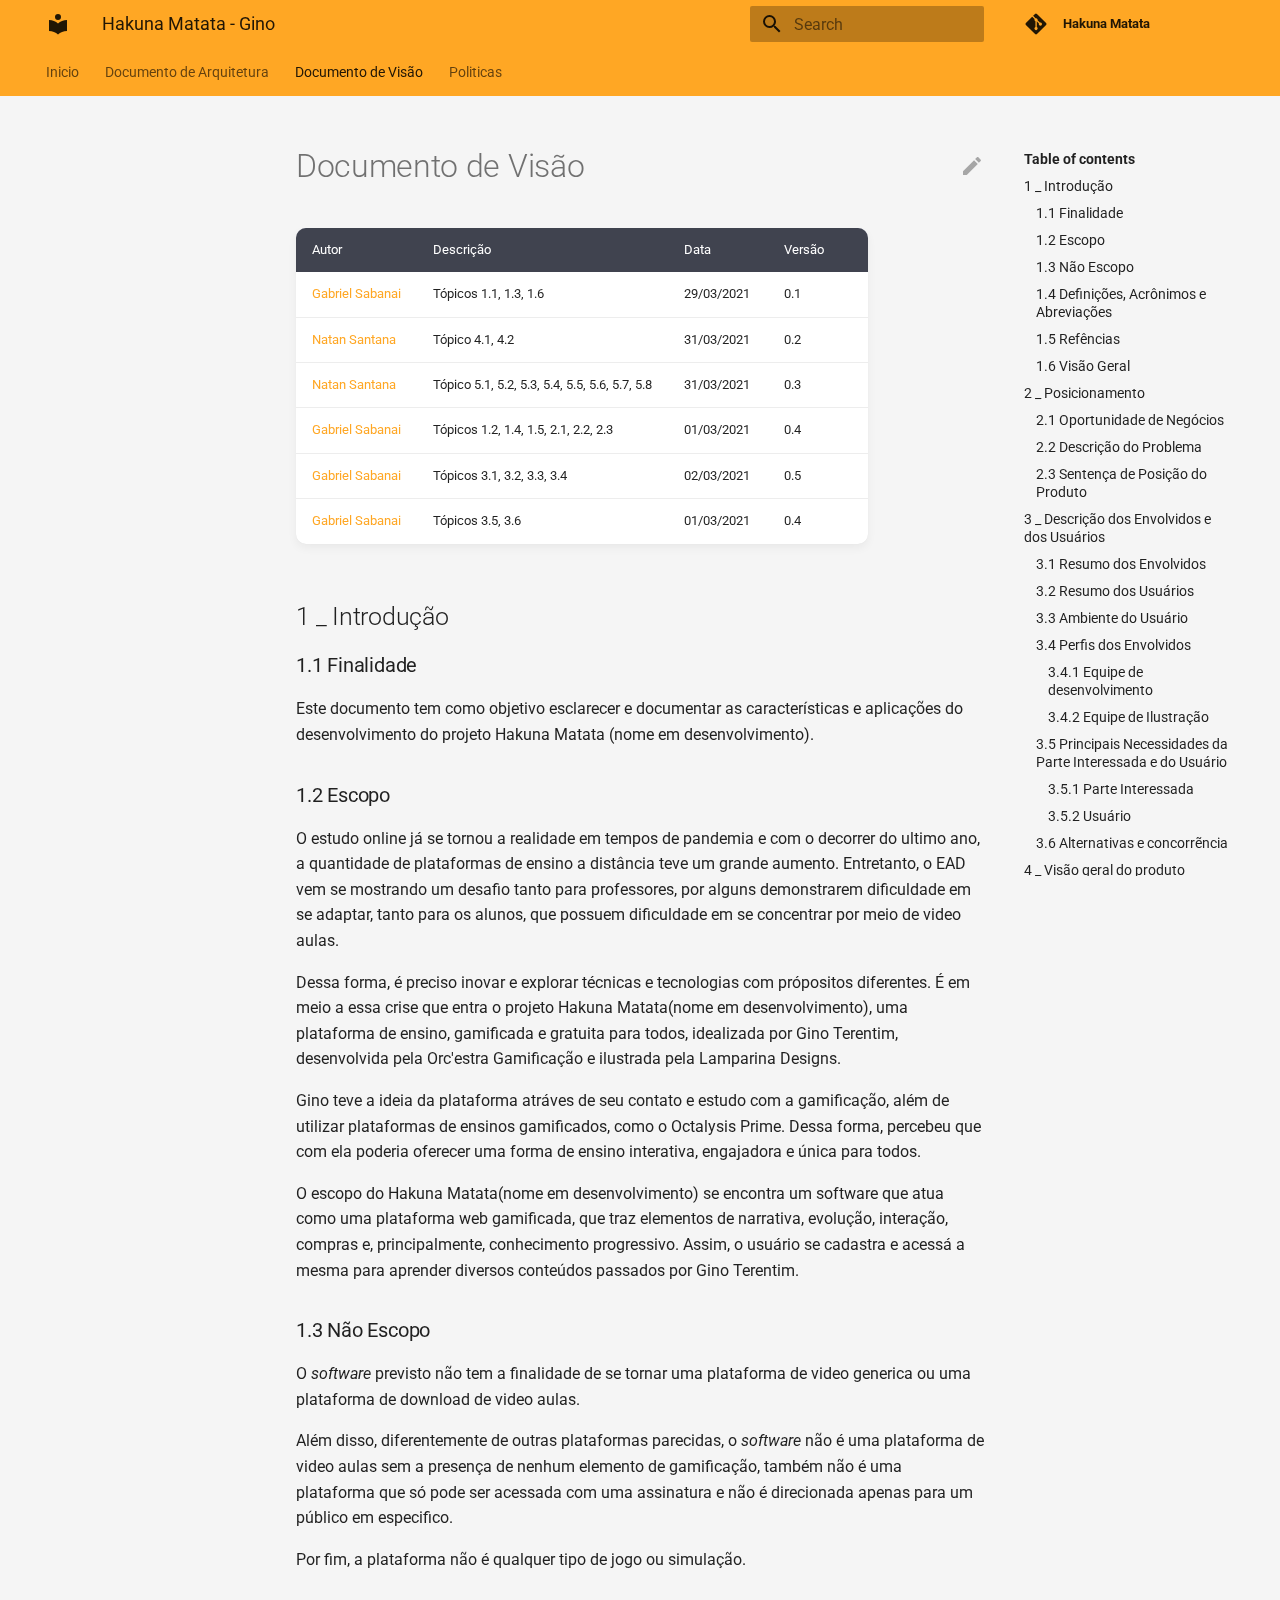
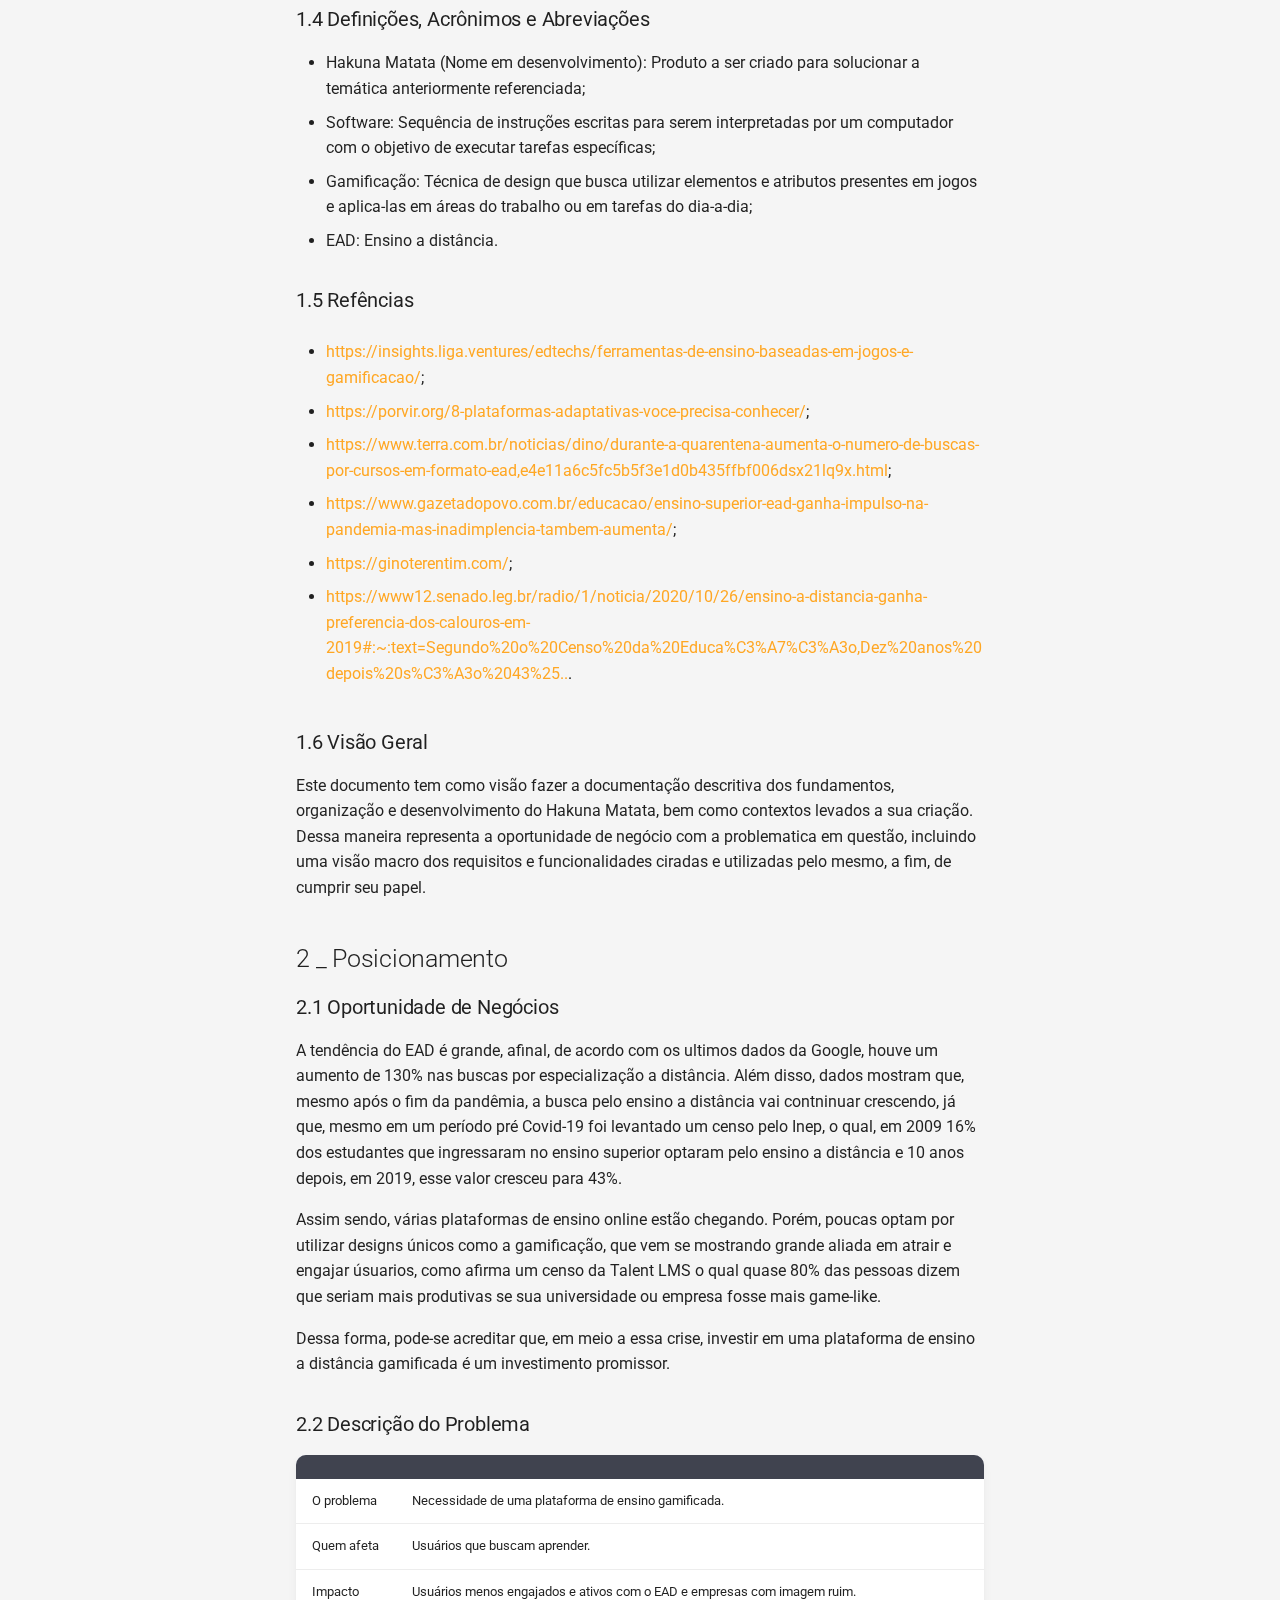
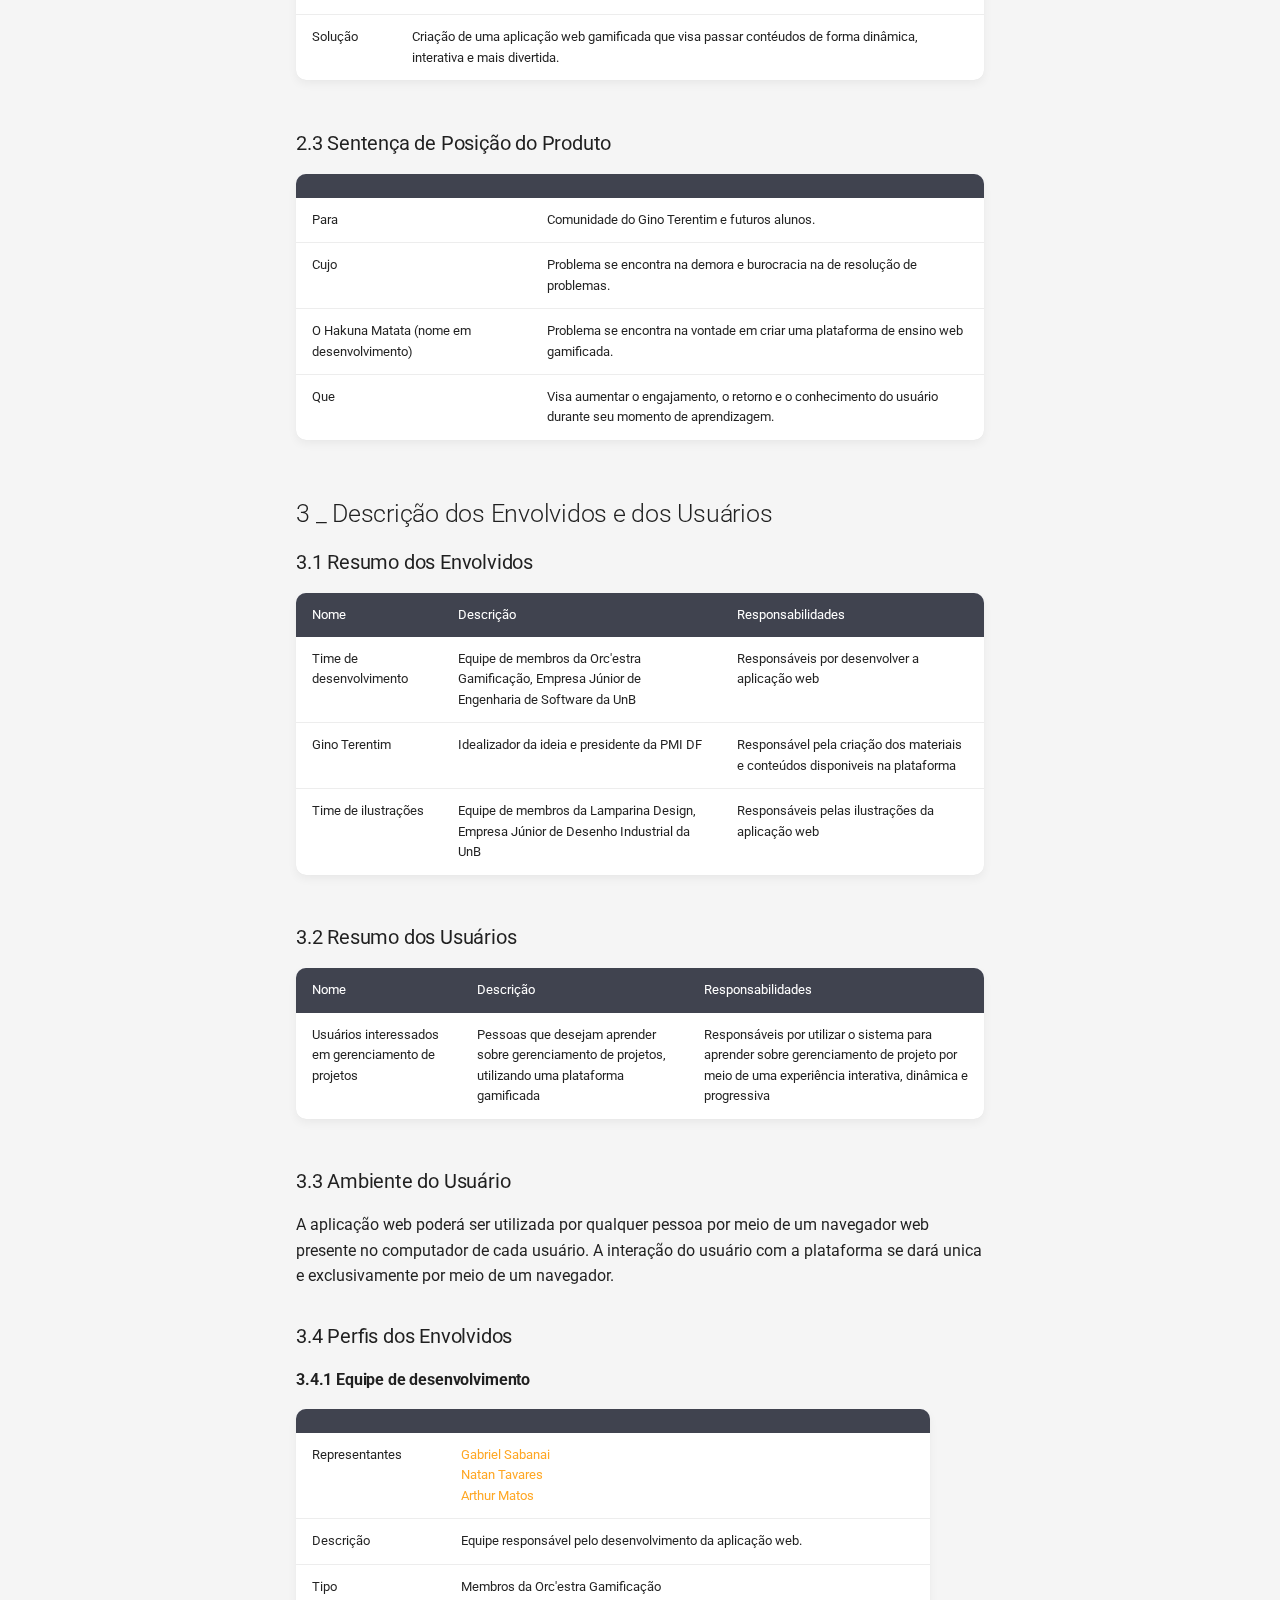
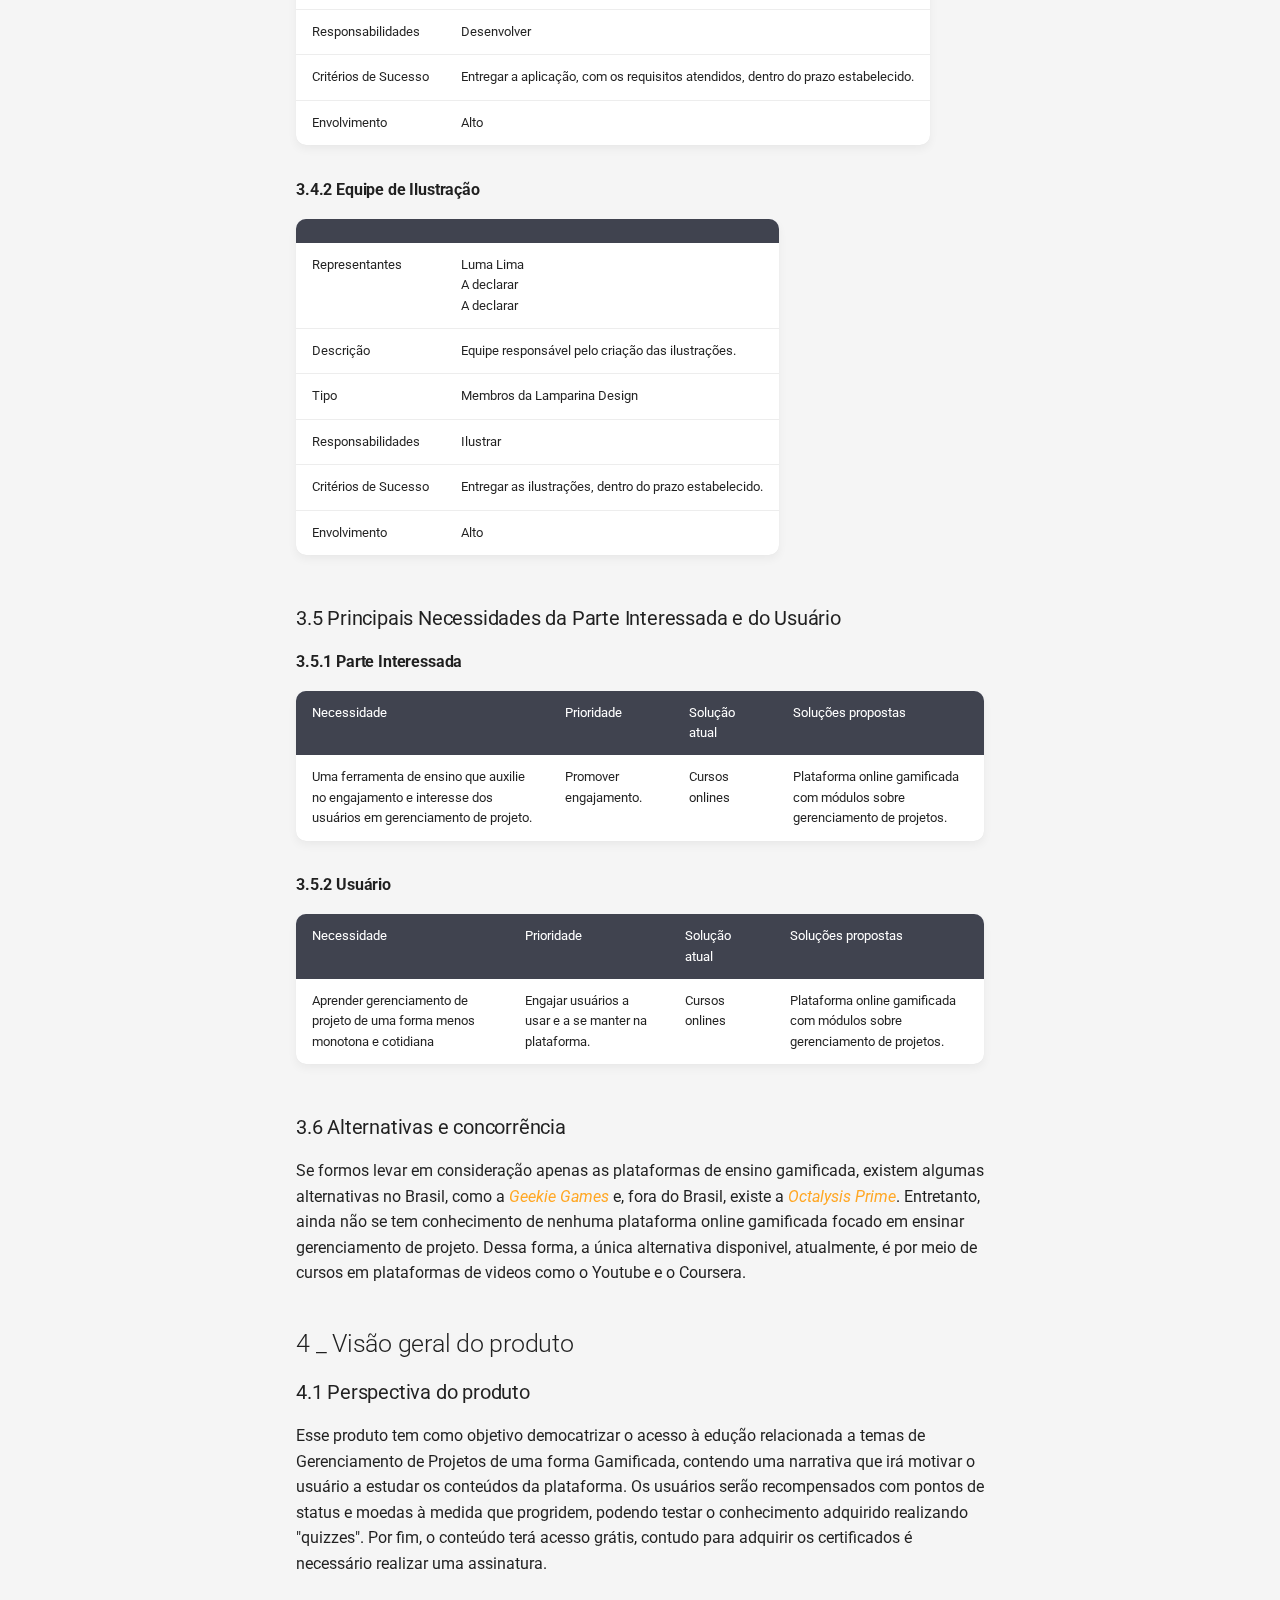
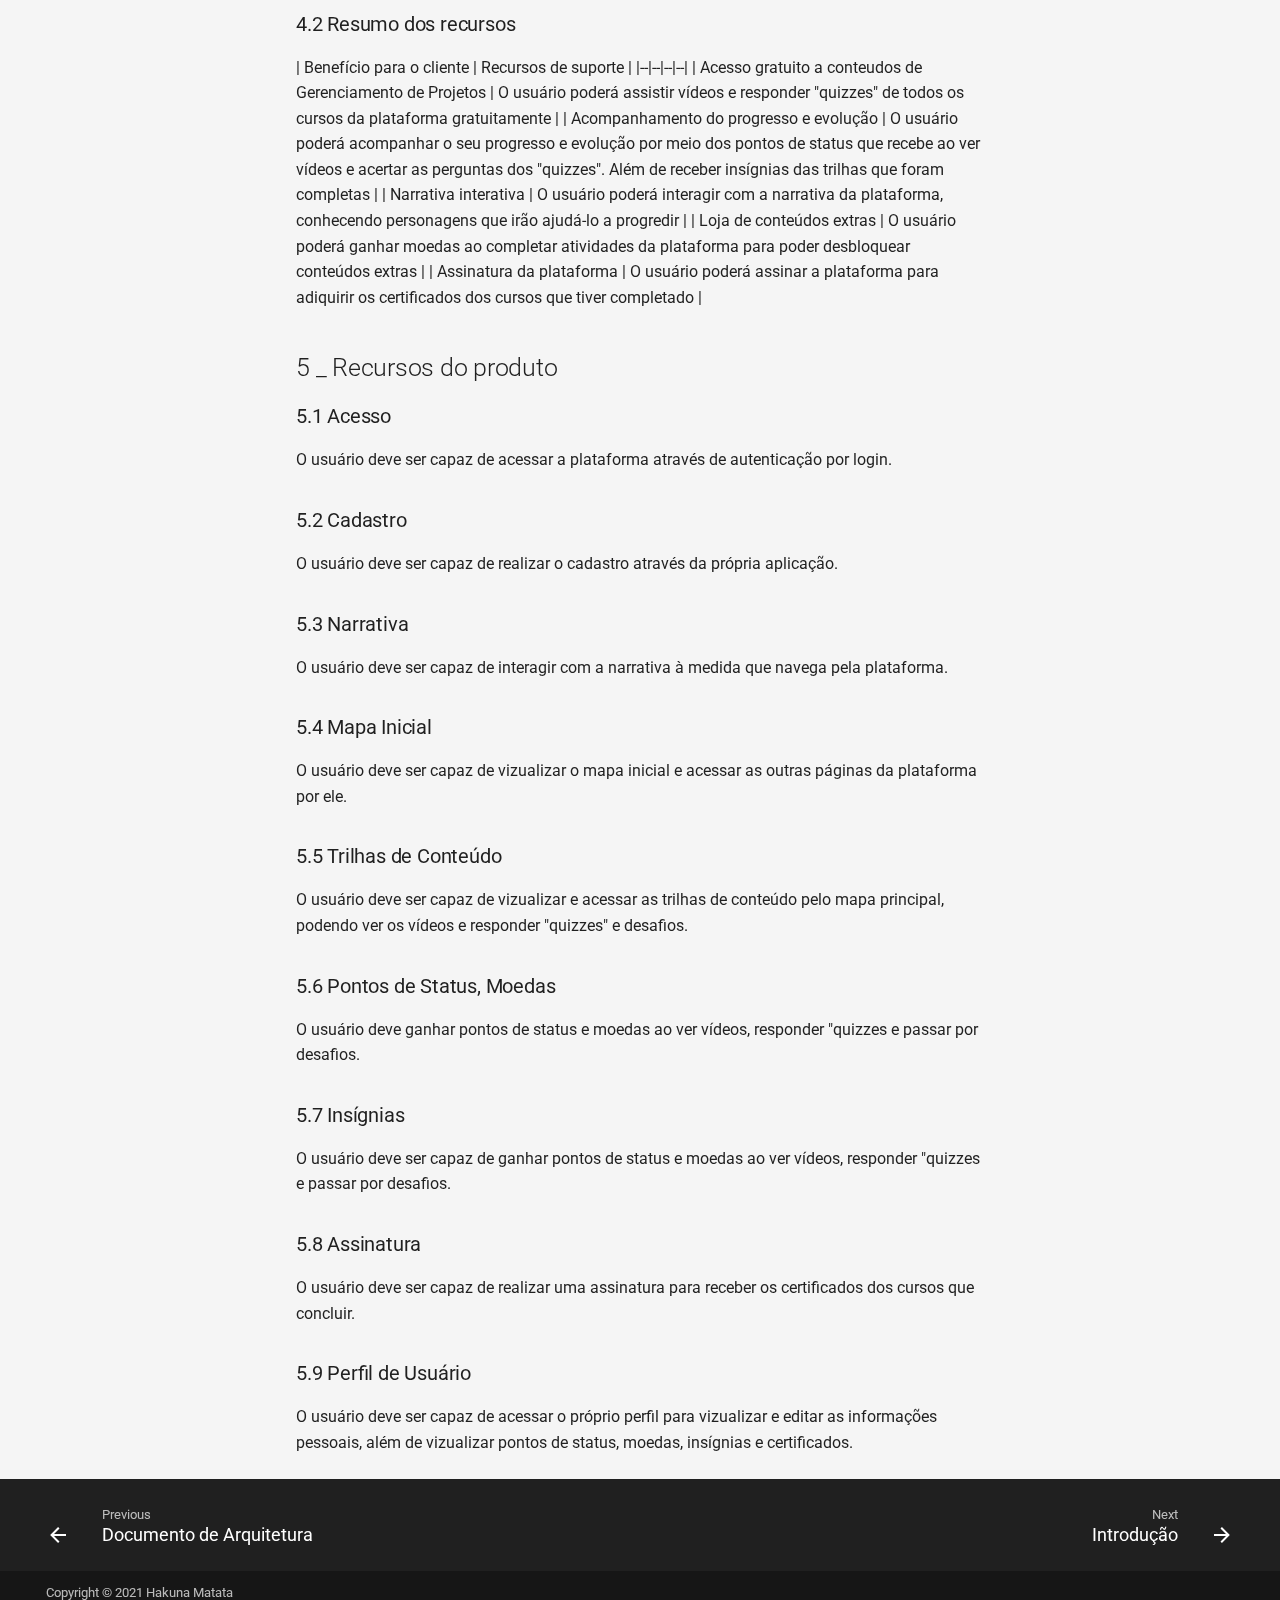
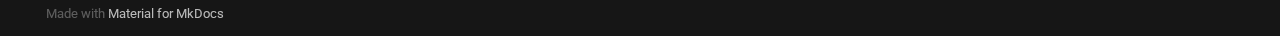
<file: site/vision/index.html>
<!doctype html>
<html lang="en" class="no-js">
  <head>
    
      <meta charset="utf-8">
      <meta name="viewport" content="width=device-width,initial-scale=1">
      
      
      
      
      <link rel="icon" href="../assets/images/favicon.png">
      <meta name="generator" content="mkdocs-1.1.2, mkdocs-material-7.0.6">
    
    
      
        <title>Documento de Visão - Hakuna Matata - Gino</title>
      
    
    
      <link rel="stylesheet" href="../assets/stylesheets/main.2c0c5eaf.min.css">
      
        
        <link rel="stylesheet" href="../assets/stylesheets/palette.7fa14f5b.min.css">
        
      
    
    
    
      
        
        <link rel="preconnect" href="https://fonts.gstatic.com" crossorigin>
        <link rel="stylesheet" href="https://fonts.googleapis.com/css?family=Roboto:300,400,400i,700%7CRoboto+Mono&display=fallback">
        <style>:root{--md-text-font-family:"Roboto";--md-code-font-family:"Roboto Mono"}</style>
      
    
    
    
      <link rel="stylesheet" href="../stylesheets/extra.css">
    
    
      
    
    
  </head>
  
  
    
    
      
    
    
    
    
    <body dir="ltr" data-md-color-scheme="" data-md-color-primary="orange" data-md-color-accent="yellow">
      
  
    
    <input class="md-toggle" data-md-toggle="drawer" type="checkbox" id="__drawer" autocomplete="off">
    <input class="md-toggle" data-md-toggle="search" type="checkbox" id="__search" autocomplete="off">
    <label class="md-overlay" for="__drawer"></label>
    <div data-md-component="skip">
      
        
        <a href="#documento-de-visao" class="md-skip">
          Skip to content
        </a>
      
    </div>
    <div data-md-component="announce">
      
    </div>
    
      <header class="md-header" data-md-component="header">
  <nav class="md-header__inner md-grid" aria-label="Header">
    <a href=".." title="Hakuna Matata - Gino" class="md-header__button md-logo" aria-label="Hakuna Matata - Gino" data-md-component="logo">
      
  
  <svg xmlns="http://www.w3.org/2000/svg" viewBox="0 0 24 24"><path d="M12 8a3 3 0 0 0 3-3 3 3 0 0 0-3-3 3 3 0 0 0-3 3 3 3 0 0 0 3 3m0 3.54C9.64 9.35 6.5 8 3 8v11c3.5 0 6.64 1.35 9 3.54 2.36-2.19 5.5-3.54 9-3.54V8c-3.5 0-6.64 1.35-9 3.54z"/></svg>

    </a>
    <label class="md-header__button md-icon" for="__drawer">
      <svg xmlns="http://www.w3.org/2000/svg" viewBox="0 0 24 24"><path d="M3 6h18v2H3V6m0 5h18v2H3v-2m0 5h18v2H3v-2z"/></svg>
    </label>
    <div class="md-header__title" data-md-component="header-title">
      <div class="md-header__ellipsis">
        <div class="md-header__topic">
          <span class="md-ellipsis">
            Hakuna Matata - Gino
          </span>
        </div>
        <div class="md-header__topic" data-md-component="header-topic">
          <span class="md-ellipsis">
            
              Documento de Visão
            
          </span>
        </div>
      </div>
    </div>
    <div class="md-header__options">
      
    </div>
    
      <label class="md-header__button md-icon" for="__search">
        <svg xmlns="http://www.w3.org/2000/svg" viewBox="0 0 24 24"><path d="M9.5 3A6.5 6.5 0 0 1 16 9.5c0 1.61-.59 3.09-1.56 4.23l.27.27h.79l5 5-1.5 1.5-5-5v-.79l-.27-.27A6.516 6.516 0 0 1 9.5 16 6.5 6.5 0 0 1 3 9.5 6.5 6.5 0 0 1 9.5 3m0 2C7 5 5 7 5 9.5S7 14 9.5 14 14 12 14 9.5 12 5 9.5 5z"/></svg>
      </label>
      
<div class="md-search" data-md-component="search" role="dialog">
  <label class="md-search__overlay" for="__search"></label>
  <div class="md-search__inner" role="search">
    <form class="md-search__form" name="search">
      <input type="text" class="md-search__input" name="query" aria-label="Search" placeholder="Search" autocapitalize="off" autocorrect="off" autocomplete="off" spellcheck="false" data-md-component="search-query" data-md-state="active" required>
      <label class="md-search__icon md-icon" for="__search">
        <svg xmlns="http://www.w3.org/2000/svg" viewBox="0 0 24 24"><path d="M9.5 3A6.5 6.5 0 0 1 16 9.5c0 1.61-.59 3.09-1.56 4.23l.27.27h.79l5 5-1.5 1.5-5-5v-.79l-.27-.27A6.516 6.516 0 0 1 9.5 16 6.5 6.5 0 0 1 3 9.5 6.5 6.5 0 0 1 9.5 3m0 2C7 5 5 7 5 9.5S7 14 9.5 14 14 12 14 9.5 12 5 9.5 5z"/></svg>
        <svg xmlns="http://www.w3.org/2000/svg" viewBox="0 0 24 24"><path d="M20 11v2H8l5.5 5.5-1.42 1.42L4.16 12l7.92-7.92L13.5 5.5 8 11h12z"/></svg>
      </label>
      <button type="reset" class="md-search__icon md-icon" aria-label="Clear" tabindex="-1">
        <svg xmlns="http://www.w3.org/2000/svg" viewBox="0 0 24 24"><path d="M19 6.41L17.59 5 12 10.59 6.41 5 5 6.41 10.59 12 5 17.59 6.41 19 12 13.41 17.59 19 19 17.59 13.41 12 19 6.41z"/></svg>
      </button>
    </form>
    <div class="md-search__output">
      <div class="md-search__scrollwrap" data-md-scrollfix>
        <div class="md-search-result" data-md-component="search-result">
          <div class="md-search-result__meta">
            Initializing search
          </div>
          <ol class="md-search-result__list"></ol>
        </div>
      </div>
    </div>
  </div>
</div>
    
    
      <div class="md-header__source">
        
<a href="https://github.com/orgs/OrcestraGamificacao/teams/hakuna-matata/repositories/" title="Go to repository" class="md-source" data-md-component="source">
  <div class="md-source__icon md-icon">
    
    <svg xmlns="http://www.w3.org/2000/svg" viewBox="0 0 448 512"><path d="M439.55 236.05L244 40.45a28.87 28.87 0 0 0-40.81 0l-40.66 40.63 51.52 51.52c27.06-9.14 52.68 16.77 43.39 43.68l49.66 49.66c34.23-11.8 61.18 31 35.47 56.69-26.49 26.49-70.21-2.87-56-37.34L240.22 199v121.85c25.3 12.54 22.26 41.85 9.08 55a34.34 34.34 0 0 1-48.55 0c-17.57-17.6-11.07-46.91 11.25-56v-123c-20.8-8.51-24.6-30.74-18.64-45L142.57 101 8.45 235.14a28.86 28.86 0 0 0 0 40.81l195.61 195.6a28.86 28.86 0 0 0 40.8 0l194.69-194.69a28.86 28.86 0 0 0 0-40.81z"/></svg>
  </div>
  <div class="md-source__repository">
    Hakuna Matata
  </div>
</a>
      </div>
    
  </nav>
</header>
    
    <div class="md-container" data-md-component="container">
      
      
        
          
<nav class="md-tabs" aria-label="Tabs" data-md-component="tabs">
  <div class="md-tabs__inner md-grid">
    <ul class="md-tabs__list">
      
        
  
  


  <li class="md-tabs__item">
    <a href=".." class="md-tabs__link">
      Inicio
    </a>
  </li>

      
        
  
  


  <li class="md-tabs__item">
    <a href="../architecture/" class="md-tabs__link">
      Documento de Arquitetura
    </a>
  </li>

      
        
  
  
    
  


  <li class="md-tabs__item">
    <a href="./" class="md-tabs__link md-tabs__link--active">
      Documento de Visão
    </a>
  </li>

      
        
  
  


  
  
  
    <li class="md-tabs__item">
      <a href="../politics/goodHabits/" class="md-tabs__link">
        Politicas
      </a>
    </li>
  

      
    </ul>
  </div>
</nav>
        
      
      <main class="md-main" data-md-component="main">
        <div class="md-main__inner md-grid">
          
            
              
              <div class="md-sidebar md-sidebar--primary" data-md-component="sidebar" data-md-type="navigation" >
                <div class="md-sidebar__scrollwrap">
                  <div class="md-sidebar__inner">
                    

  


<nav class="md-nav md-nav--primary md-nav--lifted" aria-label="Navigation" data-md-level="0">
  <label class="md-nav__title" for="__drawer">
    <a href=".." title="Hakuna Matata - Gino" class="md-nav__button md-logo" aria-label="Hakuna Matata - Gino" data-md-component="logo">
      
  
  <svg xmlns="http://www.w3.org/2000/svg" viewBox="0 0 24 24"><path d="M12 8a3 3 0 0 0 3-3 3 3 0 0 0-3-3 3 3 0 0 0-3 3 3 3 0 0 0 3 3m0 3.54C9.64 9.35 6.5 8 3 8v11c3.5 0 6.64 1.35 9 3.54 2.36-2.19 5.5-3.54 9-3.54V8c-3.5 0-6.64 1.35-9 3.54z"/></svg>

    </a>
    Hakuna Matata - Gino
  </label>
  
    <div class="md-nav__source">
      
<a href="https://github.com/orgs/OrcestraGamificacao/teams/hakuna-matata/repositories/" title="Go to repository" class="md-source" data-md-component="source">
  <div class="md-source__icon md-icon">
    
    <svg xmlns="http://www.w3.org/2000/svg" viewBox="0 0 448 512"><path d="M439.55 236.05L244 40.45a28.87 28.87 0 0 0-40.81 0l-40.66 40.63 51.52 51.52c27.06-9.14 52.68 16.77 43.39 43.68l49.66 49.66c34.23-11.8 61.18 31 35.47 56.69-26.49 26.49-70.21-2.87-56-37.34L240.22 199v121.85c25.3 12.54 22.26 41.85 9.08 55a34.34 34.34 0 0 1-48.55 0c-17.57-17.6-11.07-46.91 11.25-56v-123c-20.8-8.51-24.6-30.74-18.64-45L142.57 101 8.45 235.14a28.86 28.86 0 0 0 0 40.81l195.61 195.6a28.86 28.86 0 0 0 40.8 0l194.69-194.69a28.86 28.86 0 0 0 0-40.81z"/></svg>
  </div>
  <div class="md-source__repository">
    Hakuna Matata
  </div>
</a>
    </div>
  
  <ul class="md-nav__list" data-md-scrollfix>
    
      
      
      

  
  
  
    <li class="md-nav__item">
      <a href=".." class="md-nav__link">
        Inicio
      </a>
    </li>
  

    
      
      
      

  
  
  
    <li class="md-nav__item">
      <a href="../architecture/" class="md-nav__link">
        Documento de Arquitetura
      </a>
    </li>
  

    
      
      
      

  
  
    
  
  
    <li class="md-nav__item md-nav__item--active">
      
      <input class="md-nav__toggle md-toggle" data-md-toggle="toc" type="checkbox" id="__toc">
      
        
      
      
        <label class="md-nav__link md-nav__link--active" for="__toc">
          Documento de Visão
          <span class="md-nav__icon md-icon"></span>
        </label>
      
      <a href="./" class="md-nav__link md-nav__link--active">
        Documento de Visão
      </a>
      
        
<nav class="md-nav md-nav--secondary" aria-label="Table of contents">
  
  
    
  
  
    <label class="md-nav__title" for="__toc">
      <span class="md-nav__icon md-icon"></span>
      Table of contents
    </label>
    <ul class="md-nav__list" data-md-component="toc" data-md-scrollfix>
      
        <li class="md-nav__item">
  <a href="#1-_-introducao" class="md-nav__link">
    1 _ Introdução
  </a>
  
    <nav class="md-nav" aria-label="1 _ Introdução">
      <ul class="md-nav__list">
        
          <li class="md-nav__item">
  <a href="#11-finalidade" class="md-nav__link">
    1.1 Finalidade
  </a>
  
</li>
        
          <li class="md-nav__item">
  <a href="#12-escopo" class="md-nav__link">
    1.2 Escopo
  </a>
  
</li>
        
          <li class="md-nav__item">
  <a href="#13-nao-escopo" class="md-nav__link">
    1.3 Não Escopo
  </a>
  
</li>
        
          <li class="md-nav__item">
  <a href="#14-definicoes-acronimos-e-abreviacoes" class="md-nav__link">
    1.4 Definições, Acrônimos e Abreviações
  </a>
  
</li>
        
          <li class="md-nav__item">
  <a href="#15-refencias" class="md-nav__link">
    1.5 Refências
  </a>
  
</li>
        
          <li class="md-nav__item">
  <a href="#16-visao-geral" class="md-nav__link">
    1.6 Visão Geral
  </a>
  
</li>
        
      </ul>
    </nav>
  
</li>
      
        <li class="md-nav__item">
  <a href="#2-_-posicionamento" class="md-nav__link">
    2 _ Posicionamento
  </a>
  
    <nav class="md-nav" aria-label="2 _ Posicionamento">
      <ul class="md-nav__list">
        
          <li class="md-nav__item">
  <a href="#21-oportunidade-de-negocios" class="md-nav__link">
    2.1 Oportunidade de Negócios
  </a>
  
</li>
        
          <li class="md-nav__item">
  <a href="#22-descricao-do-problema" class="md-nav__link">
    2.2 Descrição do Problema
  </a>
  
</li>
        
          <li class="md-nav__item">
  <a href="#23-sentenca-de-posicao-do-produto" class="md-nav__link">
    2.3 Sentença de Posição do Produto
  </a>
  
</li>
        
      </ul>
    </nav>
  
</li>
      
        <li class="md-nav__item">
  <a href="#3-_-descricao-dos-envolvidos-e-dos-usuarios" class="md-nav__link">
    3 _ Descrição dos Envolvidos e dos Usuários
  </a>
  
    <nav class="md-nav" aria-label="3 _ Descrição dos Envolvidos e dos Usuários">
      <ul class="md-nav__list">
        
          <li class="md-nav__item">
  <a href="#31-resumo-dos-envolvidos" class="md-nav__link">
    3.1 Resumo dos Envolvidos
  </a>
  
</li>
        
          <li class="md-nav__item">
  <a href="#32-resumo-dos-usuarios" class="md-nav__link">
    3.2 Resumo dos Usuários
  </a>
  
</li>
        
          <li class="md-nav__item">
  <a href="#33-ambiente-do-usuario" class="md-nav__link">
    3.3 Ambiente do Usuário
  </a>
  
</li>
        
          <li class="md-nav__item">
  <a href="#34-perfis-dos-envolvidos" class="md-nav__link">
    3.4 Perfis dos Envolvidos
  </a>
  
    <nav class="md-nav" aria-label="3.4 Perfis dos Envolvidos">
      <ul class="md-nav__list">
        
          <li class="md-nav__item">
  <a href="#341-equipe-de-desenvolvimento" class="md-nav__link">
    3.4.1 Equipe de desenvolvimento
  </a>
  
</li>
        
          <li class="md-nav__item">
  <a href="#342-equipe-de-ilustracao" class="md-nav__link">
    3.4.2 Equipe de Ilustração
  </a>
  
</li>
        
      </ul>
    </nav>
  
</li>
        
          <li class="md-nav__item">
  <a href="#35-principais-necessidades-da-parte-interessada-e-do-usuario" class="md-nav__link">
    3.5 Principais Necessidades da Parte Interessada e do Usuário
  </a>
  
    <nav class="md-nav" aria-label="3.5 Principais Necessidades da Parte Interessada e do Usuário">
      <ul class="md-nav__list">
        
          <li class="md-nav__item">
  <a href="#351-parte-interessada" class="md-nav__link">
    3.5.1 Parte Interessada
  </a>
  
</li>
        
          <li class="md-nav__item">
  <a href="#352-usuario" class="md-nav__link">
    3.5.2 Usuário
  </a>
  
</li>
        
      </ul>
    </nav>
  
</li>
        
          <li class="md-nav__item">
  <a href="#36-alternativas-e-concorrencia" class="md-nav__link">
    3.6 Alternativas e concorrẽncia
  </a>
  
</li>
        
      </ul>
    </nav>
  
</li>
      
        <li class="md-nav__item">
  <a href="#4-_-visao-geral-do-produto" class="md-nav__link">
    4 _ Visão geral do produto
  </a>
  
    <nav class="md-nav" aria-label="4 _ Visão geral do produto">
      <ul class="md-nav__list">
        
          <li class="md-nav__item">
  <a href="#41-perspectiva-do-produto" class="md-nav__link">
    4.1 Perspectiva do produto
  </a>
  
</li>
        
          <li class="md-nav__item">
  <a href="#42-resumo-dos-recursos" class="md-nav__link">
    4.2 Resumo dos recursos
  </a>
  
</li>
        
      </ul>
    </nav>
  
</li>
      
        <li class="md-nav__item">
  <a href="#5-_-recursos-do-produto" class="md-nav__link">
    5 _ Recursos do produto
  </a>
  
    <nav class="md-nav" aria-label="5 _ Recursos do produto">
      <ul class="md-nav__list">
        
          <li class="md-nav__item">
  <a href="#51-acesso" class="md-nav__link">
    5.1 Acesso
  </a>
  
</li>
        
          <li class="md-nav__item">
  <a href="#52-cadastro" class="md-nav__link">
    5.2 Cadastro
  </a>
  
</li>
        
          <li class="md-nav__item">
  <a href="#53-narrativa" class="md-nav__link">
    5.3 Narrativa
  </a>
  
</li>
        
          <li class="md-nav__item">
  <a href="#54-mapa-inicial" class="md-nav__link">
    5.4 Mapa Inicial
  </a>
  
</li>
        
          <li class="md-nav__item">
  <a href="#55-trilhas-de-conteudo" class="md-nav__link">
    5.5 Trilhas de Conteúdo
  </a>
  
</li>
        
          <li class="md-nav__item">
  <a href="#56-pontos-de-status-moedas" class="md-nav__link">
    5.6 Pontos de Status, Moedas
  </a>
  
</li>
        
          <li class="md-nav__item">
  <a href="#57-insignias" class="md-nav__link">
    5.7 Insígnias
  </a>
  
</li>
        
          <li class="md-nav__item">
  <a href="#58-assinatura" class="md-nav__link">
    5.8 Assinatura
  </a>
  
</li>
        
          <li class="md-nav__item">
  <a href="#59-perfil-de-usuario" class="md-nav__link">
    5.9 Perfil de Usuário
  </a>
  
</li>
        
      </ul>
    </nav>
  
</li>
      
    </ul>
  
</nav>
      
    </li>
  

    
      
      
      

  
  
  
    
    <li class="md-nav__item md-nav__item--nested">
      
      
        <input class="md-nav__toggle md-toggle" data-md-toggle="__nav_4" type="checkbox" id="__nav_4" >
      
      <label class="md-nav__link" for="__nav_4">
        Politicas
        <span class="md-nav__icon md-icon"></span>
      </label>
      <nav class="md-nav" aria-label="Politicas" data-md-level="1">
        <label class="md-nav__title" for="__nav_4">
          <span class="md-nav__icon md-icon"></span>
          Politicas
        </label>
        <ul class="md-nav__list" data-md-scrollfix>
          
            
  
  
  
    <li class="md-nav__item">
      <a href="../politics/goodHabits/" class="md-nav__link">
        Introdução
      </a>
    </li>
  

          
            
  
  
  
    <li class="md-nav__item">
      <a href="../politics/branchPolitics/" class="md-nav__link">
        Branch
      </a>
    </li>
  

          
            
  
  
  
    <li class="md-nav__item">
      <a href="../politics/commitPolitics/" class="md-nav__link">
        Commit
      </a>
    </li>
  

          
            
  
  
  
    <li class="md-nav__item">
      <a href="../politics/prPolitics/" class="md-nav__link">
        Pull Request
      </a>
    </li>
  

          
            
  
  
  
    <li class="md-nav__item">
      <a href="../politics/issuePolitics/" class="md-nav__link">
        Issue
      </a>
    </li>
  

          
        </ul>
      </nav>
    </li>
  

    
  </ul>
</nav>
                  </div>
                </div>
              </div>
            
            
              
              <div class="md-sidebar md-sidebar--secondary" data-md-component="sidebar" data-md-type="toc" >
                <div class="md-sidebar__scrollwrap">
                  <div class="md-sidebar__inner">
                    
<nav class="md-nav md-nav--secondary" aria-label="Table of contents">
  
  
    
  
  
    <label class="md-nav__title" for="__toc">
      <span class="md-nav__icon md-icon"></span>
      Table of contents
    </label>
    <ul class="md-nav__list" data-md-component="toc" data-md-scrollfix>
      
        <li class="md-nav__item">
  <a href="#1-_-introducao" class="md-nav__link">
    1 _ Introdução
  </a>
  
    <nav class="md-nav" aria-label="1 _ Introdução">
      <ul class="md-nav__list">
        
          <li class="md-nav__item">
  <a href="#11-finalidade" class="md-nav__link">
    1.1 Finalidade
  </a>
  
</li>
        
          <li class="md-nav__item">
  <a href="#12-escopo" class="md-nav__link">
    1.2 Escopo
  </a>
  
</li>
        
          <li class="md-nav__item">
  <a href="#13-nao-escopo" class="md-nav__link">
    1.3 Não Escopo
  </a>
  
</li>
        
          <li class="md-nav__item">
  <a href="#14-definicoes-acronimos-e-abreviacoes" class="md-nav__link">
    1.4 Definições, Acrônimos e Abreviações
  </a>
  
</li>
        
          <li class="md-nav__item">
  <a href="#15-refencias" class="md-nav__link">
    1.5 Refências
  </a>
  
</li>
        
          <li class="md-nav__item">
  <a href="#16-visao-geral" class="md-nav__link">
    1.6 Visão Geral
  </a>
  
</li>
        
      </ul>
    </nav>
  
</li>
      
        <li class="md-nav__item">
  <a href="#2-_-posicionamento" class="md-nav__link">
    2 _ Posicionamento
  </a>
  
    <nav class="md-nav" aria-label="2 _ Posicionamento">
      <ul class="md-nav__list">
        
          <li class="md-nav__item">
  <a href="#21-oportunidade-de-negocios" class="md-nav__link">
    2.1 Oportunidade de Negócios
  </a>
  
</li>
        
          <li class="md-nav__item">
  <a href="#22-descricao-do-problema" class="md-nav__link">
    2.2 Descrição do Problema
  </a>
  
</li>
        
          <li class="md-nav__item">
  <a href="#23-sentenca-de-posicao-do-produto" class="md-nav__link">
    2.3 Sentença de Posição do Produto
  </a>
  
</li>
        
      </ul>
    </nav>
  
</li>
      
        <li class="md-nav__item">
  <a href="#3-_-descricao-dos-envolvidos-e-dos-usuarios" class="md-nav__link">
    3 _ Descrição dos Envolvidos e dos Usuários
  </a>
  
    <nav class="md-nav" aria-label="3 _ Descrição dos Envolvidos e dos Usuários">
      <ul class="md-nav__list">
        
          <li class="md-nav__item">
  <a href="#31-resumo-dos-envolvidos" class="md-nav__link">
    3.1 Resumo dos Envolvidos
  </a>
  
</li>
        
          <li class="md-nav__item">
  <a href="#32-resumo-dos-usuarios" class="md-nav__link">
    3.2 Resumo dos Usuários
  </a>
  
</li>
        
          <li class="md-nav__item">
  <a href="#33-ambiente-do-usuario" class="md-nav__link">
    3.3 Ambiente do Usuário
  </a>
  
</li>
        
          <li class="md-nav__item">
  <a href="#34-perfis-dos-envolvidos" class="md-nav__link">
    3.4 Perfis dos Envolvidos
  </a>
  
    <nav class="md-nav" aria-label="3.4 Perfis dos Envolvidos">
      <ul class="md-nav__list">
        
          <li class="md-nav__item">
  <a href="#341-equipe-de-desenvolvimento" class="md-nav__link">
    3.4.1 Equipe de desenvolvimento
  </a>
  
</li>
        
          <li class="md-nav__item">
  <a href="#342-equipe-de-ilustracao" class="md-nav__link">
    3.4.2 Equipe de Ilustração
  </a>
  
</li>
        
      </ul>
    </nav>
  
</li>
        
          <li class="md-nav__item">
  <a href="#35-principais-necessidades-da-parte-interessada-e-do-usuario" class="md-nav__link">
    3.5 Principais Necessidades da Parte Interessada e do Usuário
  </a>
  
    <nav class="md-nav" aria-label="3.5 Principais Necessidades da Parte Interessada e do Usuário">
      <ul class="md-nav__list">
        
          <li class="md-nav__item">
  <a href="#351-parte-interessada" class="md-nav__link">
    3.5.1 Parte Interessada
  </a>
  
</li>
        
          <li class="md-nav__item">
  <a href="#352-usuario" class="md-nav__link">
    3.5.2 Usuário
  </a>
  
</li>
        
      </ul>
    </nav>
  
</li>
        
          <li class="md-nav__item">
  <a href="#36-alternativas-e-concorrencia" class="md-nav__link">
    3.6 Alternativas e concorrẽncia
  </a>
  
</li>
        
      </ul>
    </nav>
  
</li>
      
        <li class="md-nav__item">
  <a href="#4-_-visao-geral-do-produto" class="md-nav__link">
    4 _ Visão geral do produto
  </a>
  
    <nav class="md-nav" aria-label="4 _ Visão geral do produto">
      <ul class="md-nav__list">
        
          <li class="md-nav__item">
  <a href="#41-perspectiva-do-produto" class="md-nav__link">
    4.1 Perspectiva do produto
  </a>
  
</li>
        
          <li class="md-nav__item">
  <a href="#42-resumo-dos-recursos" class="md-nav__link">
    4.2 Resumo dos recursos
  </a>
  
</li>
        
      </ul>
    </nav>
  
</li>
      
        <li class="md-nav__item">
  <a href="#5-_-recursos-do-produto" class="md-nav__link">
    5 _ Recursos do produto
  </a>
  
    <nav class="md-nav" aria-label="5 _ Recursos do produto">
      <ul class="md-nav__list">
        
          <li class="md-nav__item">
  <a href="#51-acesso" class="md-nav__link">
    5.1 Acesso
  </a>
  
</li>
        
          <li class="md-nav__item">
  <a href="#52-cadastro" class="md-nav__link">
    5.2 Cadastro
  </a>
  
</li>
        
          <li class="md-nav__item">
  <a href="#53-narrativa" class="md-nav__link">
    5.3 Narrativa
  </a>
  
</li>
        
          <li class="md-nav__item">
  <a href="#54-mapa-inicial" class="md-nav__link">
    5.4 Mapa Inicial
  </a>
  
</li>
        
          <li class="md-nav__item">
  <a href="#55-trilhas-de-conteudo" class="md-nav__link">
    5.5 Trilhas de Conteúdo
  </a>
  
</li>
        
          <li class="md-nav__item">
  <a href="#56-pontos-de-status-moedas" class="md-nav__link">
    5.6 Pontos de Status, Moedas
  </a>
  
</li>
        
          <li class="md-nav__item">
  <a href="#57-insignias" class="md-nav__link">
    5.7 Insígnias
  </a>
  
</li>
        
          <li class="md-nav__item">
  <a href="#58-assinatura" class="md-nav__link">
    5.8 Assinatura
  </a>
  
</li>
        
          <li class="md-nav__item">
  <a href="#59-perfil-de-usuario" class="md-nav__link">
    5.9 Perfil de Usuário
  </a>
  
</li>
        
      </ul>
    </nav>
  
</li>
      
    </ul>
  
</nav>
                  </div>
                </div>
              </div>
            
          
          <div class="md-content" data-md-component="content">
            <article class="md-content__inner md-typeset">
              
                
                  <a href="https://github.com/orgs/OrcestraGamificacao/teams/hakuna-matata/repositories/edit/master/docs/vision.md" title="Edit this page" class="md-content__button md-icon">
                    <svg xmlns="http://www.w3.org/2000/svg" viewBox="0 0 24 24"><path d="M20.71 7.04c.39-.39.39-1.04 0-1.41l-2.34-2.34c-.37-.39-1.02-.39-1.41 0l-1.84 1.83 3.75 3.75M3 17.25V21h3.75L17.81 9.93l-3.75-3.75L3 17.25z"/></svg>
                  </a>
                
                
                <h1 id="documento-de-visao">Documento de Visão</h1>
<table>
<thead>
<tr>
<th>Autor</th>
<th>Descrição</th>
<th>Data</th>
<th>Versão</th>
</tr>
</thead>
<tbody>
<tr>
<td><a href="https://github.com/Sabanai104">Gabriel Sabanai</a></td>
<td>Tópicos 1.1, 1.3, 1.6</td>
<td>29/03/2021</td>
<td>0.1</td>
</tr>
<tr>
<td><a href="https://github.com/Neitan2001">Natan Santana</a></td>
<td>Tópico 4.1, 4.2</td>
<td>31/03/2021</td>
<td>0.2</td>
</tr>
<tr>
<td><a href="https://github.com/Neitan2001">Natan Santana</a></td>
<td>Tópico 5.1, 5.2, 5.3, 5.4, 5.5, 5.6, 5.7, 5.8</td>
<td>31/03/2021</td>
<td>0.3</td>
</tr>
<tr>
<td><a href="https://github.com/Sabanai104">Gabriel Sabanai</a></td>
<td>Tópicos 1.2, 1.4, 1.5, 2.1, 2.2, 2.3</td>
<td>01/03/2021</td>
<td>0.4</td>
</tr>
<tr>
<td><a href="https://github.com/Sabanai104">Gabriel Sabanai</a></td>
<td>Tópicos 3.1, 3.2, 3.3, 3.4</td>
<td>02/03/2021</td>
<td>0.5</td>
</tr>
<tr>
<td><a href="https://github.com/Sabanai104">Gabriel Sabanai</a></td>
<td>Tópicos 3.5, 3.6</td>
<td>01/03/2021</td>
<td>0.4</td>
</tr>
</tbody>
</table>
<h2 id="1-_-introducao">1 _ Introdução</h2>
<h3 id="11-finalidade">1.1 Finalidade</h3>
<p>Este documento tem como objetivo esclarecer e documentar as características e aplicações do desenvolvimento do projeto Hakuna Matata (nome em desenvolvimento).</p>
<h3 id="12-escopo">1.2 Escopo</h3>
<p>O estudo online já se tornou a realidade em tempos de pandemia e com o decorrer do ultimo ano, a quantidade de plataformas de ensino a distância teve um grande aumento. Entretanto, o EAD vem se mostrando um desafio tanto para professores, por alguns demonstrarem dificuldade em se adaptar, tanto para os alunos, que possuem dificuldade em se concentrar por meio de video aulas.</p>
<p>Dessa forma, é preciso inovar e explorar técnicas e tecnologias com própositos diferentes. É em meio a essa crise que entra o projeto Hakuna Matata(nome em desenvolvimento), uma plataforma de ensino, gamificada e gratuita para todos, idealizada por Gino Terentim, desenvolvida pela Orc'estra Gamificação e ilustrada pela Lamparina Designs.</p>
<p>Gino teve a ideia da plataforma atráves de seu contato e estudo com a gamificação, além de utilizar plataformas de ensinos gamificados, como o Octalysis Prime. Dessa forma, percebeu que com ela poderia oferecer uma forma de ensino interativa, engajadora e única para todos.</p>
<p>O escopo do Hakuna Matata(nome em desenvolvimento) se encontra um software que atua como uma plataforma web gamificada, que traz elementos de narrativa, evolução, interação, compras e, principalmente, conhecimento progressivo. Assim, o usuário se cadastra e acessá a mesma para aprender diversos conteúdos passados por Gino Terentim.</p>
<h3 id="13-nao-escopo">1.3 Não Escopo</h3>
<p>O <em>software</em> previsto não tem a finalidade de se tornar uma plataforma de video generica ou uma plataforma de download de video aulas.</p>
<p>Além disso, diferentemente de outras plataformas parecidas, o <em>software</em> não é uma plataforma de video aulas sem a presença de nenhum elemento de gamificação, também não é uma plataforma que só pode ser acessada com uma assinatura e não é direcionada apenas para um público em especifico. </p>
<p>Por fim, a plataforma não é qualquer tipo de jogo ou simulação.</p>
<h3 id="14-definicoes-acronimos-e-abreviacoes">1.4 Definições, Acrônimos e Abreviações</h3>
<ul>
<li>Hakuna Matata (Nome em desenvolvimento): Produto a ser criado para solucionar a temática anteriormente referenciada;</li>
<li>Software: Sequência de instruções escritas para serem interpretadas por um computador com o objetivo de executar tarefas específicas;</li>
<li>Gamificação: Técnica de design que busca utilizar elementos e atributos presentes em jogos e aplica-las em áreas do trabalho ou em tarefas do dia-a-dia;</li>
<li>EAD: Ensino a distância.</li>
</ul>
<h3 id="15-refencias">1.5 Refências</h3>
<ul>
<li>
<p><a href="https://insights.liga.ventures/edtechs/ferramentas-de-ensino-baseadas-em-jogos-e-gamificacao/">https://insights.liga.ventures/edtechs/ferramentas-de-ensino-baseadas-em-jogos-e-gamificacao/</a>;</p>
</li>
<li>
<p><a href="https://porvir.org/8-plataformas-adaptativas-voce-precisa-conhecer/">https://porvir.org/8-plataformas-adaptativas-voce-precisa-conhecer/</a>;</p>
</li>
<li>
<p><a href="https://www.terra.com.br/noticias/dino/durante-a-quarentena-aumenta-o-numero-de-buscas-por-cursos-em-formato-ead,e4e11a6c5fc5b5f3e1d0b435ffbf006dsx21lq9x.html">https://www.terra.com.br/noticias/dino/durante-a-quarentena-aumenta-o-numero-de-buscas-por-cursos-em-formato-ead,e4e11a6c5fc5b5f3e1d0b435ffbf006dsx21lq9x.html</a>;</p>
</li>
<li>
<p><a href="https://www.gazetadopovo.com.br/educacao/ensino-superior-ead-ganha-impulso-na-pandemia-mas-inadimplencia-tambem-aumenta/">https://www.gazetadopovo.com.br/educacao/ensino-superior-ead-ganha-impulso-na-pandemia-mas-inadimplencia-tambem-aumenta/</a>;</p>
</li>
<li>
<p><a href="https://ginoterentim.com/">https://ginoterentim.com/</a>;</p>
</li>
<li>
<p><a href="https://www12.senado.leg.br/radio/1/noticia/2020/10/26/ensino-a-distancia-ganha-preferencia-dos-calouros-em-2019#:~:text=Segundo%20o%20Censo%20da%20Educa%C3%A7%C3%A3o,Dez%20anos%20depois%20s%C3%A3o%2043%25..">https://www12.senado.leg.br/radio/1/noticia/2020/10/26/ensino-a-distancia-ganha-preferencia-dos-calouros-em-2019#:~:text=Segundo%20o%20Censo%20da%20Educa%C3%A7%C3%A3o,Dez%20anos%20depois%20s%C3%A3o%2043%25..</a>.</p>
</li>
</ul>
<h3 id="16-visao-geral">1.6 Visão Geral</h3>
<p>Este documento tem como visão fazer a documentação descritiva dos fundamentos, organização e desenvolvimento do Hakuna Matata, bem como contextos levados a sua criação. Dessa maneira representa a oportunidade de negócio com a problematica em questão, incluindo uma visão macro dos requisitos e funcionalidades ciradas e utilizadas pelo mesmo, a fim, de cumprir seu papel.</p>
<h2 id="2-_-posicionamento">2 _ Posicionamento</h2>
<h3 id="21-oportunidade-de-negocios">2.1 Oportunidade de Negócios</h3>
<p>A tendência do EAD é grande, afinal, de acordo com os ultimos dados da Google, houve um aumento de 130% nas buscas por especialização a distância. Além disso, dados mostram que, mesmo após o fim da pandêmia, a busca pelo ensino a distância vai contninuar crescendo, já que, mesmo em um período pré Covid-19 foi levantado um censo pelo Inep, o qual, em 2009 16% dos estudantes que ingressaram no ensino superior optaram pelo ensino a distância e 10 anos depois, em 2019, esse valor cresceu para 43%.</p>
<p>Assim sendo, várias plataformas de ensino online estão chegando. Porém, poucas optam por utilizar designs únicos como a gamificação, que vem se mostrando grande aliada em atrair e engajar úsuarios, como afirma um censo da Talent LMS o qual quase 80% das pessoas dizem que seriam mais produtivas se sua universidade ou empresa fosse mais game-like.</p>
<p>Dessa forma, pode-se acreditar que, em meio a essa crise, investir em uma plataforma de ensino a distância gamificada é um investimento promissor.</p>
<h3 id="22-descricao-do-problema">2.2 Descrição do Problema</h3>
<table>
<thead>
<tr>
<th></th>
<th></th>
</tr>
</thead>
<tbody>
<tr>
<td>O problema</td>
<td>Necessidade de uma plataforma de ensino gamificada.</td>
</tr>
<tr>
<td>Quem afeta</td>
<td>Usuários que buscam aprender.</td>
</tr>
<tr>
<td>Impacto</td>
<td>Usuários menos engajados e ativos com o EAD e empresas com imagem ruim.</td>
</tr>
<tr>
<td>Solução</td>
<td>Criação de uma aplicação web gamificada que visa passar contéudos de forma dinâmica, interativa e mais divertida.</td>
</tr>
</tbody>
</table>
<h3 id="23-sentenca-de-posicao-do-produto">2.3 Sentença de Posição do Produto</h3>
<table>
<thead>
<tr>
<th></th>
<th></th>
</tr>
</thead>
<tbody>
<tr>
<td>Para</td>
<td>Comunidade do Gino Terentim e futuros alunos.</td>
</tr>
<tr>
<td>Cujo</td>
<td>Problema se encontra na demora e burocracia na de resolução de problemas.</td>
</tr>
<tr>
<td>O Hakuna Matata (nome em desenvolvimento)</td>
<td>Problema se encontra na vontade em criar uma plataforma de ensino web gamificada.</td>
</tr>
<tr>
<td>Que</td>
<td>Visa aumentar o engajamento, o retorno e o conhecimento do usuário durante seu momento de aprendizagem.</td>
</tr>
</tbody>
</table>
<h2 id="3-_-descricao-dos-envolvidos-e-dos-usuarios">3 _ Descrição dos Envolvidos e dos Usuários</h2>
<h3 id="31-resumo-dos-envolvidos">3.1 Resumo dos Envolvidos</h3>
<table>
<thead>
<tr>
<th>Nome</th>
<th>Descrição</th>
<th>Responsabilidades</th>
</tr>
</thead>
<tbody>
<tr>
<td>Time de desenvolvimento</td>
<td>Equipe de membros da Orc'estra Gamificação, Empresa Júnior de Engenharia de Software da UnB</td>
<td>Responsáveis por desenvolver a aplicação web</td>
</tr>
<tr>
<td>Gino Terentim</td>
<td>Idealizador da ideia e presidente da PMI DF</td>
<td>Responsável pela criação dos materiais e conteúdos disponiveis na plataforma</td>
</tr>
<tr>
<td>Time de ilustrações</td>
<td>Equipe de membros da Lamparina Design, Empresa Júnior de Desenho Industrial da UnB</td>
<td>Responsáveis pelas ilustrações da aplicação web</td>
</tr>
</tbody>
</table>
<h3 id="32-resumo-dos-usuarios">3.2 Resumo dos Usuários</h3>
<table>
<thead>
<tr>
<th>Nome</th>
<th>Descrição</th>
<th>Responsabilidades</th>
</tr>
</thead>
<tbody>
<tr>
<td>Usuários interessados em gerenciamento de projetos</td>
<td>Pessoas que desejam aprender sobre gerenciamento de projetos, utilizando uma plataforma gamificada</td>
<td>Responsáveis por utilizar o sistema para aprender sobre gerenciamento de projeto por meio de uma experiência interativa, dinâmica e progressiva</td>
</tr>
</tbody>
</table>
<h3 id="33-ambiente-do-usuario">3.3 Ambiente do Usuário</h3>
<p>A aplicação web poderá ser utilizada por qualquer pessoa por meio de um navegador web presente no computador de cada usuário. A interação do usuário com a plataforma se dará unica e exclusivamente por meio de um navegador.</p>
<h3 id="34-perfis-dos-envolvidos">3.4 Perfis dos Envolvidos</h3>
<h4 id="341-equipe-de-desenvolvimento">3.4.1 Equipe de desenvolvimento</h4>
<table>
<thead>
<tr>
<th></th>
<th></th>
</tr>
</thead>
<tbody>
<tr>
<td>Representantes</td>
<td><a href="https://github.com/Sabanai104">Gabriel Sabanai</a> <br> <a href="https://github.com/Neitan2001">Natan Tavares</a> <br> <a href="https://github.com/Arthur-Matos">Arthur Matos</a></td>
</tr>
<tr>
<td>Descrição</td>
<td>Equipe responsável pelo desenvolvimento da aplicação web.</td>
</tr>
<tr>
<td>Tipo</td>
<td>Membros da Orc'estra Gamificação</td>
</tr>
<tr>
<td>Responsabilidades</td>
<td>Desenvolver</td>
</tr>
<tr>
<td>Critérios de Sucesso</td>
<td>Entregar a aplicação, com os requisitos atendidos, dentro do prazo estabelecido.</td>
</tr>
<tr>
<td>Envolvimento</td>
<td>Alto</td>
</tr>
</tbody>
</table>
<h4 id="342-equipe-de-ilustracao">3.4.2 Equipe de Ilustração</h4>
<table>
<thead>
<tr>
<th></th>
<th></th>
</tr>
</thead>
<tbody>
<tr>
<td>Representantes</td>
<td>Luma Lima <br> A declarar <br> A declarar</td>
</tr>
<tr>
<td>Descrição</td>
<td>Equipe responsável pelo criação das ilustrações.</td>
</tr>
<tr>
<td>Tipo</td>
<td>Membros da Lamparina Design</td>
</tr>
<tr>
<td>Responsabilidades</td>
<td>Ilustrar</td>
</tr>
<tr>
<td>Critérios de Sucesso</td>
<td>Entregar as ilustrações, dentro do prazo estabelecido.</td>
</tr>
<tr>
<td>Envolvimento</td>
<td>Alto</td>
</tr>
</tbody>
</table>
<h3 id="35-principais-necessidades-da-parte-interessada-e-do-usuario">3.5 Principais Necessidades da Parte Interessada e do Usuário</h3>
<h4 id="351-parte-interessada">3.5.1 Parte Interessada</h4>
<table>
<thead>
<tr>
<th>Necessidade</th>
<th>Prioridade</th>
<th>Solução atual</th>
<th>Soluções propostas</th>
</tr>
</thead>
<tbody>
<tr>
<td>Uma ferramenta de ensino que auxilie no engajamento e interesse dos usuários em gerenciamento de projeto.</td>
<td>Promover engajamento.</td>
<td>Cursos onlines</td>
<td>Plataforma online gamificada com módulos sobre gerenciamento de projetos.</td>
</tr>
</tbody>
</table>
<h4 id="352-usuario">3.5.2 Usuário</h4>
<table>
<thead>
<tr>
<th>Necessidade</th>
<th>Prioridade</th>
<th>Solução atual</th>
<th>Soluções propostas</th>
</tr>
</thead>
<tbody>
<tr>
<td>Aprender gerenciamento de projeto de uma forma menos monotona e cotidiana</td>
<td>Engajar usuários a usar e a se manter na plataforma.</td>
<td>Cursos onlines</td>
<td>Plataforma online gamificada com módulos sobre gerenciamento de projetos.</td>
</tr>
</tbody>
</table>
<h3 id="36-alternativas-e-concorrencia">3.6 Alternativas e concorrẽncia</h3>
<p>Se formos levar em consideração apenas as plataformas de ensino gamificada, existem algumas alternativas no Brasil, como a <a href="https://geekiegames.geekie.com.br/"><em>Geekie Games</em></a> e, fora do Brasil, existe a <a href="https://island.octalysisprime.com/#/"><em>Octalysis Prime</em></a>. Entretanto, ainda não se tem conhecimento de nenhuma plataforma online gamificada focado em ensinar gerenciamento de projeto. Dessa forma, a única alternativa disponivel, atualmente, é por meio de cursos em plataformas de videos como o Youtube e o Coursera.</p>
<h2 id="4-_-visao-geral-do-produto">4 _ Visão geral do produto</h2>
<h3 id="41-perspectiva-do-produto">4.1 Perspectiva do produto</h3>
<p>Esse produto tem como objetivo democatrizar o acesso à edução relacionada a temas de Gerenciamento de Projetos de uma forma Gamificada, contendo uma narrativa que irá motivar o usuário a estudar os conteúdos da plataforma. Os usuários serão recompensados com pontos de status e moedas à medida que progridem, podendo testar o conhecimento adquirido realizando "quizzes". Por fim, o conteúdo terá acesso grátis, contudo para adquirir os certificados é necessário realizar uma assinatura.</p>
<h3 id="42-resumo-dos-recursos">4.2 Resumo dos recursos</h3>
<p>|  Benefício para o cliente | Recursos de suporte | 
|--|--|--|--|
| Acesso gratuito a conteudos de Gerenciamento de Projetos | O usuário poderá assistir vídeos e responder "quizzes" de todos os cursos da plataforma gratuitamente  |
| Acompanhamento do progresso e evolução | O usuário poderá acompanhar o seu progresso e evolução por meio dos pontos de status que recebe ao ver vídeos e acertar as perguntas dos "quizzes". Além de receber insígnias das trilhas que foram completas  |
| Narrativa interativa | O usuário poderá interagir com a narrativa da plataforma, conhecendo personagens que irão ajudá-lo a progredir  |
| Loja de conteúdos extras | O usuário poderá ganhar moedas ao completar atividades da plataforma para poder desbloquear conteúdos extras  |
| Assinatura da plataforma | O usuário poderá assinar a plataforma para adiquirir os certificados dos cursos que tiver completado  |</p>
<h2 id="5-_-recursos-do-produto">5 _ Recursos do produto</h2>
<h3 id="51-acesso">5.1 Acesso</h3>
<p>O usuário deve ser capaz de acessar a plataforma através de autenticação por login.</p>
<h3 id="52-cadastro">5.2 Cadastro</h3>
<p>O usuário deve ser capaz de realizar o cadastro através da própria aplicação.</p>
<h3 id="53-narrativa">5.3 Narrativa</h3>
<p>O usuário deve ser capaz de interagir com a narrativa à medida que navega pela plataforma.</p>
<h3 id="54-mapa-inicial">5.4 Mapa Inicial</h3>
<p>O usuário deve ser capaz de vizualizar o mapa inicial e acessar as outras páginas da plataforma por ele.</p>
<h3 id="55-trilhas-de-conteudo">5.5 Trilhas de Conteúdo</h3>
<p>O usuário deve ser capaz de vizualizar e acessar as trilhas de conteúdo pelo mapa principal, podendo ver os vídeos e responder "quizzes" e desafios.</p>
<h3 id="56-pontos-de-status-moedas">5.6 Pontos de Status, Moedas</h3>
<p>O usuário deve ganhar pontos de status e moedas ao ver vídeos, responder "quizzes e passar por desafios.</p>
<h3 id="57-insignias">5.7 Insígnias</h3>
<p>O usuário deve ser capaz de ganhar pontos de status e moedas ao ver vídeos, responder "quizzes e passar por desafios. </p>
<h3 id="58-assinatura">5.8 Assinatura</h3>
<p>O usuário deve ser capaz de realizar uma assinatura para receber os certificados dos cursos que concluir.</p>
<h3 id="59-perfil-de-usuario">5.9 Perfil de Usuário</h3>
<p>O usuário deve ser capaz de acessar o próprio perfil para vizualizar e editar as informações pessoais, além de vizualizar pontos de status, moedas, insígnias e certificados.</p>
                
              
              
                


              
            </article>
          </div>
        </div>
      </main>
      
        
<footer class="md-footer">
  
    <nav class="md-footer__inner md-grid" aria-label="Footer">
      
        <a href="../architecture/" class="md-footer__link md-footer__link--prev" rel="prev">
          <div class="md-footer__button md-icon">
            <svg xmlns="http://www.w3.org/2000/svg" viewBox="0 0 24 24"><path d="M20 11v2H8l5.5 5.5-1.42 1.42L4.16 12l7.92-7.92L13.5 5.5 8 11h12z"/></svg>
          </div>
          <div class="md-footer__title">
            <div class="md-ellipsis">
              <span class="md-footer__direction">
                Previous
              </span>
              Documento de Arquitetura
            </div>
          </div>
        </a>
      
      
        <a href="../politics/goodHabits/" class="md-footer__link md-footer__link--next" rel="next">
          <div class="md-footer__title">
            <div class="md-ellipsis">
              <span class="md-footer__direction">
                Next
              </span>
              Introdução
            </div>
          </div>
          <div class="md-footer__button md-icon">
            <svg xmlns="http://www.w3.org/2000/svg" viewBox="0 0 24 24"><path d="M4 11v2h12l-5.5 5.5 1.42 1.42L19.84 12l-7.92-7.92L10.5 5.5 16 11H4z"/></svg>
          </div>
        </a>
      
    </nav>
  
  <div class="md-footer-meta md-typeset">
    <div class="md-footer-meta__inner md-grid">
      <div class="md-footer-copyright">
        
          <div class="md-footer-copyright__highlight">
            Copyright &copy; 2021 Hakuna Matata
          </div>
        
        Made with
        <a href="https://squidfunk.github.io/mkdocs-material/" target="_blank" rel="noopener">
          Material for MkDocs
        </a>
        
      </div>
      
    </div>
  </div>
</footer>
      
    </div>
    <div class="md-dialog" data-md-component="dialog">
      <div class="md-dialog__inner md-typeset"></div>
    </div>
    <script id="__config" type="application/json">{"base": "..", "features": ["navigation.tabs"], "translations": {"clipboard.copy": "Copy to clipboard", "clipboard.copied": "Copied to clipboard", "search.config.lang": "en", "search.config.pipeline": "trimmer, stopWordFilter", "search.config.separator": "[\\s\\-]+", "search.placeholder": "Search", "search.result.placeholder": "Type to start searching", "search.result.none": "No matching documents", "search.result.one": "1 matching document", "search.result.other": "# matching documents", "search.result.more.one": "1 more on this page", "search.result.more.other": "# more on this page", "search.result.term.missing": "Missing"}, "search": "../assets/javascripts/workers/search.fb4a9340.min.js", "version": null}</script>
    
    
      <script src="../assets/javascripts/bundle.a1c7c35e.min.js"></script>
      
    
  </body>
</html>
</file>
<file: stylesheets/extra.css>
body {
    background-color: whitesmoke;
}
.md-typeset__table table {
    border-radius: 10px !important;
}

.md-typeset__table thead {
    background-color: #8c92ac;
    opacity: 100% !important;
}
</file>
<file: site/stylesheets/extra.css>
body {
    background-color: whitesmoke;
}
.md-typeset__table table {
    border-radius: 10px !important;
}

.md-typeset__table thead {
    background-color: #8c92ac;
    opacity: 100% !important;
}
</file>
<file: assets/stylesheets/main.2c0c5eaf.min.css>
@charset "UTF-8";html{box-sizing:border-box;-webkit-text-size-adjust:none;-moz-text-size-adjust:none;-ms-text-size-adjust:none;text-size-adjust:none}*,:after,:before{box-sizing:inherit}body{margin:0}a,button,input,label{-webkit-tap-highlight-color:transparent}a{color:inherit;text-decoration:none}hr{display:block;box-sizing:initial;height:.05rem;padding:0;overflow:visible;border:0}small{font-size:80%}sub,sup{line-height:1em}img{border-style:none}table{border-collapse:initial;border-spacing:0}td,th{font-weight:400;vertical-align:top}button{margin:0;padding:0;font-size:inherit;background:transparent;border:0}input{border:0;outline:none}:root{--md-default-fg-color:rgba(0,0,0,0.87);--md-default-fg-color--light:rgba(0,0,0,0.54);--md-default-fg-color--lighter:rgba(0,0,0,0.32);--md-default-fg-color--lightest:rgba(0,0,0,0.07);--md-default-bg-color:#fff;--md-default-bg-color--light:hsla(0,0%,100%,0.7);--md-default-bg-color--lighter:hsla(0,0%,100%,0.3);--md-default-bg-color--lightest:hsla(0,0%,100%,0.12);--md-primary-fg-color:#4051b5;--md-primary-fg-color--light:#5d6cc0;--md-primary-fg-color--dark:#303fa1;--md-primary-bg-color:#fff;--md-primary-bg-color--light:hsla(0,0%,100%,0.7);--md-accent-fg-color:#526cfe;--md-accent-fg-color--transparent:rgba(83,108,254,0.1);--md-accent-bg-color:#fff;--md-accent-bg-color--light:hsla(0,0%,100%,0.7)}:root>*{--md-code-fg-color:#36464e;--md-code-bg-color:#f5f5f5;--md-code-hl-color:rgba(255,255,0,0.5);--md-code-hl-number-color:#d52a2a;--md-code-hl-special-color:#db1457;--md-code-hl-function-color:#a846b9;--md-code-hl-constant-color:#6e59d9;--md-code-hl-keyword-color:#3f6ec6;--md-code-hl-string-color:#1c7d4d;--md-code-hl-name-color:var(--md-code-fg-color);--md-code-hl-operator-color:var(--md-default-fg-color--light);--md-code-hl-punctuation-color:var(--md-default-fg-color--light);--md-code-hl-comment-color:var(--md-default-fg-color--light);--md-code-hl-generic-color:var(--md-default-fg-color--light);--md-code-hl-variable-color:var(--md-default-fg-color--light);--md-typeset-color:var(--md-default-fg-color);--md-typeset-a-color:var(--md-primary-fg-color);--md-typeset-mark-color:rgba(255,255,0,0.5);--md-typeset-del-color:rgba(245,80,61,0.15);--md-typeset-ins-color:rgba(11,213,112,0.15);--md-typeset-kbd-color:#fafafa;--md-typeset-kbd-accent-color:#fff;--md-typeset-kbd-border-color:#b8b8b8;--md-admonition-fg-color:var(--md-default-fg-color);--md-admonition-bg-color:var(--md-default-bg-color);--md-footer-fg-color:#fff;--md-footer-fg-color--light:hsla(0,0%,100%,0.7);--md-footer-fg-color--lighter:hsla(0,0%,100%,0.3);--md-footer-bg-color:rgba(0,0,0,0.87);--md-footer-bg-color--dark:rgba(0,0,0,0.32)}.md-icon svg{display:block;width:1.2rem;height:1.2rem;fill:currentColor}body{-webkit-font-smoothing:antialiased;-moz-osx-font-smoothing:grayscale}body,input{font-feature-settings:"kern","liga";font-family:var(--md-text-font-family,_),-apple-system,BlinkMacSystemFont,Helvetica,Arial,sans-serif}body,code,input,kbd,pre{color:var(--md-typeset-color)}code,kbd,pre{font-feature-settings:"kern";font-family:var(--md-code-font-family,_),SFMono-Regular,Consolas,Menlo,monospace}:root{--md-typeset-table--ascending:url("data:image/svg+xml;charset=utf-8,<svg xmlns='http://www.w3.org/2000/svg' viewBox='0 0 24 24'><path d='M11 4h2v12l5.5-5.5 1.42 1.42L12 19.84l-7.92-7.92L5.5 10.5 11 16V4z'/></svg>");--md-typeset-table--descending:url("data:image/svg+xml;charset=utf-8,<svg xmlns='http://www.w3.org/2000/svg' viewBox='0 0 24 24'><path d='M13 20h-2V8l-5.5 5.5-1.42-1.42L12 4.16l7.92 7.92-1.42 1.42L13 8v12z'/></svg>")}.md-typeset{font-size:.8rem;line-height:1.6;-webkit-print-color-adjust:exact;color-adjust:exact}@media print{.md-typeset{font-size:.68rem}}.md-typeset blockquote,.md-typeset dl,.md-typeset figure,.md-typeset ol,.md-typeset pre,.md-typeset ul{display:flow-root;margin:1em 0}.md-typeset h1{margin:0 0 1.25em;color:var(--md-default-fg-color--light);font-size:2em;line-height:1.3}.md-typeset h1,.md-typeset h2{font-weight:300;letter-spacing:-.01em}.md-typeset h2{margin:1.6em 0 .64em;font-size:1.5625em;line-height:1.4}.md-typeset h3{margin:1.6em 0 .8em;font-weight:400;font-size:1.25em;line-height:1.5;letter-spacing:-.01em}.md-typeset h2+h3{margin-top:.8em}.md-typeset h4{margin:1em 0;font-weight:700;letter-spacing:-.01em}.md-typeset h5,.md-typeset h6{margin:1.25em 0;color:var(--md-default-fg-color--light);font-weight:700;font-size:.8em;letter-spacing:-.01em}.md-typeset h5{text-transform:uppercase}.md-typeset hr{display:flow-root;margin:1.5em 0;border-bottom:.05rem solid var(--md-default-fg-color--lightest)}.md-typeset a{color:var(--md-typeset-a-color);word-break:break-word}.md-typeset a,.md-typeset a:before{transition:color 125ms}.md-typeset a:focus,.md-typeset a:hover{color:var(--md-accent-fg-color)}.md-typeset code,.md-typeset kbd,.md-typeset pre{color:var(--md-code-fg-color);direction:ltr}@media print{.md-typeset code,.md-typeset kbd,.md-typeset pre{white-space:pre-wrap}}.md-typeset code{padding:0 .2941176471em;font-size:.85em;word-break:break-word;background-color:var(--md-code-bg-color);border-radius:.1rem;-webkit-box-decoration-break:clone;box-decoration-break:clone}.md-typeset code:not(.focus-visible){outline:none;-webkit-tap-highlight-color:transparent}.md-typeset h1 code,.md-typeset h2 code,.md-typeset h3 code,.md-typeset h4 code,.md-typeset h5 code,.md-typeset h6 code{margin:initial;padding:initial;background-color:initial;box-shadow:none}.md-typeset a code{color:currentColor}.md-typeset pre{position:relative;line-height:1.4}.md-typeset pre>code{display:block;margin:0;padding:.7720588235em 1.1764705882em;overflow:auto;word-break:normal;box-shadow:none;-webkit-box-decoration-break:slice;box-decoration-break:slice;touch-action:auto;scrollbar-width:thin;scrollbar-color:var(--md-default-fg-color--lighter) transparent}.md-typeset pre>code:hover{scrollbar-color:var(--md-accent-fg-color) transparent}.md-typeset pre>code::-webkit-scrollbar{width:.2rem;height:.2rem}.md-typeset pre>code::-webkit-scrollbar-thumb{background-color:var(--md-default-fg-color--lighter)}.md-typeset pre>code::-webkit-scrollbar-thumb:hover{background-color:var(--md-accent-fg-color)}@media screen and (max-width:44.9375em){.md-typeset>pre{margin:1em -.8rem}.md-typeset>pre code{border-radius:0}}.md-typeset kbd{display:inline-block;padding:0 .6666666667em;color:var(--md-default-fg-color);font-size:.75em;vertical-align:text-top;word-break:break-word;background-color:var(--md-typeset-kbd-color);border-radius:.1rem;box-shadow:0 .1rem 0 .05rem var(--md-typeset-kbd-border-color),0 .1rem 0 var(--md-typeset-kbd-border-color),0 -.1rem .2rem var(--md-typeset-kbd-accent-color) inset}.md-typeset mark{color:inherit;word-break:break-word;background-color:var(--md-typeset-mark-color);-webkit-box-decoration-break:clone;box-decoration-break:clone}.md-typeset abbr{text-decoration:none;border-bottom:.05rem dotted var(--md-default-fg-color--light);cursor:help}@media (hover:none){.md-typeset abbr{position:relative}.md-typeset abbr[title]:focus:after,.md-typeset abbr[title]:hover:after{box-shadow:0 2px 2px 0 rgba(0,0,0,.14),0 1px 5px 0 rgba(0,0,0,.12),0 3px 1px -2px rgba(0,0,0,.2);position:absolute;left:0;display:inline-block;width:auto;min-width:-webkit-max-content;min-width:-moz-max-content;min-width:max-content;max-width:80%;margin-top:2em;padding:.2rem .3rem;color:var(--md-default-bg-color);font-size:.7rem;background-color:var(--md-default-fg-color);border-radius:.1rem;content:attr(title)}}.md-typeset small{opacity:.75}.md-typeset sub,.md-typeset sup{margin-left:.078125em}[dir=rtl] .md-typeset sub,[dir=rtl] .md-typeset sup{margin-right:.078125em;margin-left:0}.md-typeset blockquote{padding-left:.6rem;color:var(--md-default-fg-color--light);border-left:.2rem solid var(--md-default-fg-color--lighter)}[dir=rtl] .md-typeset blockquote{padding-right:.6rem;padding-left:0;border-right:.2rem solid var(--md-default-fg-color--lighter);border-left:initial}.md-typeset ul{list-style-type:disc}.md-typeset ol,.md-typeset ul{margin-left:.625em;padding:0}[dir=rtl] .md-typeset ol,[dir=rtl] .md-typeset ul{margin-right:.625em;margin-left:0}.md-typeset ol ol,.md-typeset ul ol{list-style-type:lower-alpha}.md-typeset ol ol ol,.md-typeset ul ol ol{list-style-type:lower-roman}.md-typeset ol li,.md-typeset ul li{margin-bottom:.5em;margin-left:1.25em}[dir=rtl] .md-typeset ol li,[dir=rtl] .md-typeset ul li{margin-right:1.25em;margin-left:0}.md-typeset ol li blockquote,.md-typeset ol li p,.md-typeset ul li blockquote,.md-typeset ul li p{margin:.5em 0}.md-typeset ol li:last-child,.md-typeset ul li:last-child{margin-bottom:0}.md-typeset ol li ol,.md-typeset ol li ul,.md-typeset ul li ol,.md-typeset ul li ul{margin:.5em 0 .5em .625em}[dir=rtl] .md-typeset ol li ol,[dir=rtl] .md-typeset ol li ul,[dir=rtl] .md-typeset ul li ol,[dir=rtl] .md-typeset ul li ul{margin-right:.625em;margin-left:0}.md-typeset dd{margin:1em 0 1.5em 1.875em}[dir=rtl] .md-typeset dd{margin-right:1.875em;margin-left:0}.md-typeset img,.md-typeset svg{max-width:100%;height:auto}.md-typeset img[align=left],.md-typeset svg[align=left]{margin:1em 1em 1em 0}.md-typeset img[align=right],.md-typeset svg[align=right]{margin:1em 0 1em 1em}.md-typeset img[align]:only-child,.md-typeset svg[align]:only-child{margin-top:0}.md-typeset figure{width:-webkit-fit-content;width:-moz-fit-content;width:fit-content;max-width:100%;margin:0 auto;text-align:center}.md-typeset figure img{display:block}.md-typeset figcaption{max-width:24rem;margin:1em auto 2em;font-style:italic}.md-typeset iframe{max-width:100%}.md-typeset table:not([class]){display:inline-block;max-width:100%;overflow:auto;font-size:.64rem;background-color:var(--md-default-bg-color);border-radius:.1rem;box-shadow:0 .2rem .5rem rgba(0,0,0,.05),0 0 .05rem rgba(0,0,0,.1);touch-action:auto}@media print{.md-typeset table:not([class]){display:table}}.md-typeset table:not([class])+*{margin-top:1.5em}.md-typeset table:not([class]) td>:first-child,.md-typeset table:not([class]) th>:first-child{margin-top:0}.md-typeset table:not([class]) td>:last-child,.md-typeset table:not([class]) th>:last-child{margin-bottom:0}.md-typeset table:not([class]) td:not([align]),.md-typeset table:not([class]) th:not([align]){text-align:left}[dir=rtl] .md-typeset table:not([class]) td:not([align]),[dir=rtl] .md-typeset table:not([class]) th:not([align]){text-align:right}.md-typeset table:not([class]) th{min-width:5rem;padding:.9375em 1.25em;color:var(--md-default-bg-color);vertical-align:top;background-color:var(--md-default-fg-color--light)}.md-typeset table:not([class]) th a{color:inherit}.md-typeset table:not([class]) td{padding:.9375em 1.25em;vertical-align:top;border-top:.05rem solid var(--md-default-fg-color--lightest)}.md-typeset table:not([class]) tr{transition:background-color 125ms}.md-typeset table:not([class]) tr:hover{background-color:rgba(0,0,0,.035);box-shadow:0 .05rem 0 var(--md-default-bg-color) inset}.md-typeset table:not([class]) tr:first-child td{border-top:0}.md-typeset table:not([class]) a{word-break:normal}.md-typeset table th[role=columnheader]{cursor:pointer}.md-typeset table th[role=columnheader]:after{display:inline-block;width:1.2em;height:1.2em;margin-left:.5em;vertical-align:sub;-webkit-mask-repeat:no-repeat;mask-repeat:no-repeat;-webkit-mask-size:contain;mask-size:contain;content:""}.md-typeset table th[role=columnheader][aria-sort=ascending]:after{background-color:currentColor;-webkit-mask-image:var(--md-typeset-table--ascending);mask-image:var(--md-typeset-table--ascending)}.md-typeset table th[role=columnheader][aria-sort=descending]:after{background-color:currentColor;-webkit-mask-image:var(--md-typeset-table--descending);mask-image:var(--md-typeset-table--descending)}.md-typeset__scrollwrap{margin:1em -.8rem;overflow-x:auto;touch-action:auto}.md-typeset__table{display:inline-block;margin-bottom:.5em;padding:0 .8rem}@media print{.md-typeset__table{display:block}}html .md-typeset__table table{display:table;width:100%;margin:0;overflow:hidden}html{height:100%;overflow-x:hidden;font-size:125%}@media screen and (min-width:100em){html{font-size:137.5%}}@media screen and (min-width:125em){html{font-size:150%}}body{position:relative;display:flex;flex-direction:column;width:100%;min-height:100%;font-size:.5rem;background-color:var(--md-default-bg-color)}@media print{body{display:block}}@media screen and (max-width:59.9375em){body[data-md-state=lock]{position:fixed}}.md-grid{max-width:61rem;margin-right:auto;margin-left:auto}.md-container{display:flex;flex-direction:column;flex-grow:1}@media print{.md-container{display:block}}.md-main{flex-grow:1}.md-main__inner{display:flex;height:100%;margin-top:1.5rem}.md-ellipsis{overflow:hidden;white-space:nowrap;text-overflow:ellipsis}.md-toggle{display:none}.md-skip{position:fixed;z-index:-1;margin:.5rem;padding:.3rem .5rem;color:var(--md-default-bg-color);font-size:.64rem;background-color:var(--md-default-fg-color);border-radius:.1rem;transform:translateY(.4rem);opacity:0}.md-skip:focus{z-index:10;transform:translateY(0);opacity:1;transition:transform .25s cubic-bezier(.4,0,.2,1),opacity 175ms 75ms}@page{margin:25mm}.md-announce{overflow:auto;background-color:var(--md-footer-bg-color)}@media print{.md-announce{display:none}}.md-announce__inner{margin:.6rem auto;padding:0 .8rem;color:var(--md-footer-fg-color);font-size:.7rem}:root{--md-clipboard-icon:url("data:image/svg+xml;charset=utf-8,<svg xmlns='http://www.w3.org/2000/svg' viewBox='0 0 24 24'><path d='M19 21H8V7h11m0-2H8a2 2 0 0 0-2 2v14a2 2 0 0 0 2 2h11a2 2 0 0 0 2-2V7a2 2 0 0 0-2-2m-3-4H4a2 2 0 0 0-2 2v14h2V3h12V1z'/></svg>")}.md-clipboard{position:absolute;top:.5em;right:.5em;z-index:1;width:1.5em;height:1.5em;color:var(--md-default-fg-color--lightest);border-radius:.1rem;cursor:pointer;transition:color .25s}@media print{.md-clipboard{display:none}}.md-clipboard:not(.focus-visible){outline:none;-webkit-tap-highlight-color:transparent}:hover>.md-clipboard{color:var(--md-default-fg-color--light)}.md-clipboard:focus,.md-clipboard:hover{color:var(--md-accent-fg-color)}.md-clipboard:after{display:block;width:1.125em;height:1.125em;margin:0 auto;background-color:currentColor;-webkit-mask-image:var(--md-clipboard-icon);mask-image:var(--md-clipboard-icon);-webkit-mask-repeat:no-repeat;mask-repeat:no-repeat;-webkit-mask-size:contain;mask-size:contain;content:""}.md-clipboard--inline{cursor:pointer}.md-clipboard--inline code{transition:color .25s,background-color .25s}.md-clipboard--inline:focus code,.md-clipboard--inline:hover code{color:var(--md-accent-fg-color);background-color:var(--md-accent-fg-color--transparent)}.md-content{flex-grow:1;overflow:hidden;scroll-padding-top:51.2rem}.md-content__inner{margin:0 .8rem 1.2rem;padding-top:.6rem}@media screen and (min-width:76.25em){.md-sidebar--primary:not([hidden])~.md-content>.md-content__inner{margin-left:1.2rem}[dir=rtl] .md-sidebar--primary:not([hidden])~.md-content>.md-content__inner{margin-right:1.2rem;margin-left:.8rem}.md-sidebar--secondary:not([hidden])~.md-content>.md-content__inner{margin-right:1.2rem}[dir=rtl] .md-sidebar--secondary:not([hidden])~.md-content>.md-content__inner{margin-right:.8rem;margin-left:1.2rem}}.md-content__inner:before{display:block;height:.4rem;content:""}.md-content__inner>:last-child{margin-bottom:0}.md-content__button{float:right;margin:.4rem 0 .4rem .4rem;padding:0}@media print{.md-content__button{display:none}}[dir=rtl] .md-content__button{float:left;margin-right:.4rem;margin-left:0}[dir=rtl] .md-content__button svg{transform:scaleX(-1)}.md-typeset .md-content__button{color:var(--md-default-fg-color--lighter)}.md-content__button svg{display:inline;vertical-align:top}.md-dialog{box-shadow:0 2px 2px 0 rgba(0,0,0,.14),0 1px 5px 0 rgba(0,0,0,.12),0 3px 1px -2px rgba(0,0,0,.2);position:fixed;right:.8rem;bottom:.8rem;left:auto;z-index:2;min-width:11.1rem;padding:.4rem .6rem;background-color:var(--md-default-fg-color);border-radius:.1rem;transform:translateY(100%);opacity:0;transition:transform 0ms .4s,opacity .4s;pointer-events:none}@media print{.md-dialog{display:none}}[dir=rtl] .md-dialog{right:auto;left:.8rem}.md-dialog[data-md-state=open]{transform:translateY(0);opacity:1;transition:transform .4s cubic-bezier(.075,.85,.175,1),opacity .4s;pointer-events:auto}.md-dialog__inner{color:var(--md-default-bg-color);font-size:.7rem}.md-typeset .md-button{display:inline-block;padding:.625em 2em;color:var(--md-primary-fg-color);font-weight:700;border:.1rem solid;border-radius:.1rem;transition:color 125ms,background-color 125ms,border-color 125ms}.md-typeset .md-button--primary{color:var(--md-primary-bg-color);background-color:var(--md-primary-fg-color);border-color:var(--md-primary-fg-color)}.md-typeset .md-button:focus,.md-typeset .md-button:hover{color:var(--md-accent-bg-color);background-color:var(--md-accent-fg-color);border-color:var(--md-accent-fg-color)}.md-typeset .md-input{height:1.8rem;padding:0 .6rem;font-size:.8rem;border-radius:.1rem;box-shadow:0 .2rem .5rem rgba(0,0,0,.1),0 .025rem .05rem rgba(0,0,0,.1);transition:box-shadow .25s}.md-typeset .md-input:focus,.md-typeset .md-input:hover{box-shadow:0 .4rem 1rem rgba(0,0,0,.15),0 .025rem .05rem rgba(0,0,0,.15)}.md-typeset .md-input--stretch{width:100%}.md-header{position:-webkit-sticky;position:sticky;top:0;right:0;left:0;z-index:2;color:var(--md-primary-bg-color);background-color:var(--md-primary-fg-color);box-shadow:0 0 .2rem transparent,0 .2rem .4rem transparent;transition:color .25s,background-color .25s}@media print{.md-header{display:none}}.md-header[data-md-state=shadow]{box-shadow:0 0 .2rem rgba(0,0,0,.1),0 .2rem .4rem rgba(0,0,0,.2);transition:transform .25s cubic-bezier(.1,.7,.1,1),color .25s,background-color .25s,box-shadow .25s}.md-header[data-md-state=hidden]{transform:translateY(-100%);transition:transform .25s cubic-bezier(.8,0,.6,1),color .25s,background-color .25s,box-shadow .25s}.md-header__inner{display:flex;align-items:center;padding:0 .2rem}.md-header__button{position:relative;z-index:1;display:inline-block;margin:.2rem;padding:.4rem;color:currentColor;vertical-align:middle;cursor:pointer;transition:opacity .25s}.md-header__button:focus,.md-header__button:hover{opacity:.7}.md-header__button:not(.focus-visible){outline:none}.md-header__button.md-logo{margin:.2rem;padding:.4rem}@media screen and (max-width:76.1875em){.md-header__button.md-logo{display:none}}.md-header__button.md-logo img,.md-header__button.md-logo svg{display:block;width:1.2rem;height:1.2rem;fill:currentColor}@media screen and (min-width:60em){.md-header__button[for=__search]{display:none}}.no-js .md-header__button[for=__search]{display:none}[dir=rtl] .md-header__button[for=__search] svg{transform:scaleX(-1)}@media screen and (min-width:76.25em){.md-header__button[for=__drawer]{display:none}}.md-header__topic{position:absolute;display:flex;max-width:100%;transition:transform .4s cubic-bezier(.1,.7,.1,1),opacity .15s}.md-header__topic+.md-header__topic{z-index:-1;transform:translateX(1.25rem);opacity:0;transition:transform .4s cubic-bezier(1,.7,.1,.1),opacity .15s;pointer-events:none}[dir=rtl] .md-header__topic+.md-header__topic{transform:translateX(-1.25rem)}.md-header__title{flex-grow:1;height:2.4rem;margin-right:.4rem;margin-left:1rem;font-size:.9rem;line-height:2.4rem}.md-header__title[data-md-state=active] .md-header__topic{z-index:-1;transform:translateX(-1.25rem);opacity:0;transition:transform .4s cubic-bezier(1,.7,.1,.1),opacity .15s;pointer-events:none}[dir=rtl] .md-header__title[data-md-state=active] .md-header__topic{transform:translateX(1.25rem)}.md-header__title[data-md-state=active] .md-header__topic+.md-header__topic{z-index:0;transform:translateX(0);opacity:1;transition:transform .4s cubic-bezier(.1,.7,.1,1),opacity .15s;pointer-events:auto}.md-header__title>.md-header__ellipsis{position:relative;width:100%;height:100%}.md-header__options{display:flex;flex-shrink:0;max-width:100%;white-space:nowrap;transition:max-width 0ms .25s,opacity .25s .25s}.md-header__options>[data-md-state=hidden]{display:none}[data-md-toggle=search]:checked~.md-header .md-header__options{max-width:0;opacity:0;transition:max-width 0ms,opacity 0ms}.md-header__source{display:none}@media screen and (min-width:60em){.md-header__source{display:block;width:11.7rem;max-width:11.7rem;margin-left:1rem}[dir=rtl] .md-header__source{margin-right:1rem;margin-left:0}}@media screen and (min-width:76.25em){.md-header__source{margin-left:1.4rem}[dir=rtl] .md-header__source{margin-right:1.4rem}}.md-footer{color:var(--md-footer-fg-color);background-color:var(--md-footer-bg-color)}@media print{.md-footer{display:none}}.md-footer__inner{padding:.2rem;overflow:auto}.md-footer__link{display:flex;padding-top:1.4rem;padding-bottom:.4rem;transition:opacity .25s}@media screen and (min-width:45em){.md-footer__link{width:50%}}.md-footer__link:focus,.md-footer__link:hover{opacity:.7}.md-footer__link--prev{float:left}@media screen and (max-width:44.9375em){.md-footer__link--prev{width:25%}.md-footer__link--prev .md-footer__title{display:none}}[dir=rtl] .md-footer__link--prev{float:right}[dir=rtl] .md-footer__link--prev svg{transform:scaleX(-1)}.md-footer__link--next{float:right;text-align:right}@media screen and (max-width:44.9375em){.md-footer__link--next{width:75%}}[dir=rtl] .md-footer__link--next{float:left;text-align:left}[dir=rtl] .md-footer__link--next svg{transform:scaleX(-1)}.md-footer__title{position:relative;flex-grow:1;max-width:calc(100% - 2.4rem);padding:0 1rem;font-size:.9rem;line-height:2.4rem}.md-footer__button{margin:.2rem;padding:.4rem}.md-footer__direction{position:absolute;right:0;left:0;margin-top:-1rem;padding:0 1rem;font-size:.64rem;opacity:.7}.md-footer-meta{background-color:var(--md-footer-bg-color--dark)}.md-footer-meta__inner{display:flex;flex-wrap:wrap;justify-content:space-between;padding:.2rem}html .md-footer-meta.md-typeset a{color:var(--md-footer-fg-color--light)}html .md-footer-meta.md-typeset a:focus,html .md-footer-meta.md-typeset a:hover{color:var(--md-footer-fg-color)}.md-footer-copyright{width:100%;margin:auto .6rem;padding:.4rem 0;color:var(--md-footer-fg-color--lighter);font-size:.64rem}@media screen and (min-width:45em){.md-footer-copyright{width:auto}}.md-footer-copyright__highlight{color:var(--md-footer-fg-color--light)}.md-footer-social{margin:0 .4rem;padding:.2rem 0 .6rem}@media screen and (min-width:45em){.md-footer-social{padding:.6rem 0}}.md-footer-social__link{display:inline-block;width:1.6rem;height:1.6rem;text-align:center}.md-footer-social__link:before{line-height:1.9}.md-footer-social__link svg{max-height:.8rem;vertical-align:-25%;fill:currentColor}:root{--md-nav-icon--prev:url("data:image/svg+xml;charset=utf-8,<svg xmlns='http://www.w3.org/2000/svg' viewBox='0 0 24 24'><path d='M20 11v2H8l5.5 5.5-1.42 1.42L4.16 12l7.92-7.92L13.5 5.5 8 11h12z'/></svg>");--md-nav-icon--next:url("data:image/svg+xml;charset=utf-8,<svg xmlns='http://www.w3.org/2000/svg' viewBox='0 0 24 24'><path d='M8.59 16.58L13.17 12 8.59 7.41 10 6l6 6-6 6-1.41-1.42z'/></svg>");--md-toc-icon:url("data:image/svg+xml;charset=utf-8,<svg xmlns='http://www.w3.org/2000/svg' viewBox='0 0 24 24'><path d='M3 9h14V7H3v2m0 4h14v-2H3v2m0 4h14v-2H3v2m16 0h2v-2h-2v2m0-10v2h2V7h-2m0 6h2v-2h-2v2z'/></svg>")}.md-nav{font-size:.7rem;line-height:1.3}.md-nav__title{display:block;padding:0 .6rem;overflow:hidden;font-weight:700;text-overflow:ellipsis}.md-nav__title .md-nav__button{display:none}.md-nav__title .md-nav__button img{width:auto;height:100%}.md-nav__title .md-nav__button.md-logo img,.md-nav__title .md-nav__button.md-logo svg{display:block;width:2.4rem;height:2.4rem;fill:currentColor}.md-nav__list{margin:0;padding:0;list-style:none}.md-nav__item{padding:0 .6rem}.md-nav__item .md-nav__item{padding-right:0}[dir=rtl] .md-nav__item .md-nav__item{padding-right:.6rem;padding-left:0}.md-nav__link{display:block;margin-top:.625em;overflow:hidden;text-overflow:ellipsis;cursor:pointer;transition:color 125ms;scroll-snap-align:start}.md-nav__link[data-md-state=blur]{color:var(--md-default-fg-color--light)}.md-nav__item .md-nav__link--active{color:var(--md-typeset-a-color)}.md-nav__item--nested>.md-nav__link{color:inherit}.md-nav__link:focus,.md-nav__link:hover{color:var(--md-accent-fg-color)}.md-nav--primary .md-nav__link[for=__toc]{display:none}.md-nav--primary .md-nav__link[for=__toc] .md-icon:after{display:block;width:100%;height:100%;-webkit-mask-image:var(--md-toc-icon);mask-image:var(--md-toc-icon);background-color:currentColor}.md-nav--primary .md-nav__link[for=__toc]~.md-nav,.md-nav__source{display:none}@media screen and (max-width:76.1875em){.md-nav--primary,.md-nav--primary .md-nav{position:absolute;top:0;right:0;left:0;z-index:1;display:flex;flex-direction:column;height:100%;background-color:var(--md-default-bg-color)}.md-nav--primary .md-nav__item,.md-nav--primary .md-nav__title{font-size:.8rem;line-height:1.5}.md-nav--primary .md-nav__title{position:relative;height:5.6rem;padding:3rem .8rem .2rem;color:var(--md-default-fg-color--light);font-weight:400;line-height:2.4rem;white-space:nowrap;background-color:var(--md-default-fg-color--lightest);cursor:pointer}.md-nav--primary .md-nav__title .md-nav__icon{position:absolute;top:.4rem;left:.4rem;display:block;width:1.2rem;height:1.2rem;margin:.2rem}[dir=rtl] .md-nav--primary .md-nav__title .md-nav__icon{right:.4rem;left:auto}.md-nav--primary .md-nav__title .md-nav__icon:after{display:block;width:100%;height:100%;background-color:currentColor;-webkit-mask-image:var(--md-nav-icon--prev);mask-image:var(--md-nav-icon--prev);-webkit-mask-repeat:no-repeat;mask-repeat:no-repeat;-webkit-mask-size:contain;mask-size:contain;content:""}.md-nav--primary .md-nav__title~.md-nav__list{overflow-y:auto;background-color:var(--md-default-bg-color);box-shadow:0 .05rem 0 var(--md-default-fg-color--lightest) inset;-webkit-scroll-snap-type:y mandatory;-ms-scroll-snap-type:y mandatory;scroll-snap-type:y mandatory;touch-action:pan-y}.md-nav--primary .md-nav__title~.md-nav__list>:first-child{border-top:0}.md-nav--primary .md-nav__title[for=__drawer]{color:var(--md-primary-bg-color);background-color:var(--md-primary-fg-color)}.md-nav--primary .md-nav__title .md-logo{position:absolute;top:.2rem;left:.2rem;display:block;margin:.2rem;padding:.4rem}[dir=rtl] .md-nav--primary .md-nav__title .md-logo{right:.2rem;left:auto}.md-nav--primary .md-nav__list{flex:1}.md-nav--primary .md-nav__item{padding:0;border-top:.05rem solid var(--md-default-fg-color--lightest)}.md-nav--primary .md-nav__item--nested>.md-nav__link{padding-right:2.4rem}[dir=rtl] .md-nav--primary .md-nav__item--nested>.md-nav__link{padding-right:.8rem;padding-left:2.4rem}.md-nav--primary .md-nav__item--active>.md-nav__link{color:var(--md-typeset-a-color)}.md-nav--primary .md-nav__item--active>.md-nav__link:focus,.md-nav--primary .md-nav__item--active>.md-nav__link:hover{color:var(--md-accent-fg-color)}.md-nav--primary .md-nav__link{position:relative;margin-top:0;padding:.6rem .8rem}.md-nav--primary .md-nav__link .md-nav__icon{position:absolute;top:50%;right:.6rem;width:1.2rem;height:1.2rem;margin-top:-.6rem;color:inherit;font-size:1.2rem}[dir=rtl] .md-nav--primary .md-nav__link .md-nav__icon{right:auto;left:.6rem}.md-nav--primary .md-nav__link .md-nav__icon:after{display:block;width:100%;height:100%;background-color:currentColor;-webkit-mask-image:var(--md-nav-icon--next);mask-image:var(--md-nav-icon--next);-webkit-mask-repeat:no-repeat;mask-repeat:no-repeat;-webkit-mask-size:contain;mask-size:contain;content:""}[dir=rtl] .md-nav--primary .md-nav__icon:after{transform:scale(-1)}.md-nav--primary .md-nav--secondary .md-nav__link{position:static}.md-nav--primary .md-nav--secondary .md-nav{position:static;background-color:initial}.md-nav--primary .md-nav--secondary .md-nav .md-nav__link{padding-left:1.4rem}[dir=rtl] .md-nav--primary .md-nav--secondary .md-nav .md-nav__link{padding-right:1.4rem;padding-left:0}.md-nav--primary .md-nav--secondary .md-nav .md-nav .md-nav__link{padding-left:2rem}[dir=rtl] .md-nav--primary .md-nav--secondary .md-nav .md-nav .md-nav__link{padding-right:2rem;padding-left:0}.md-nav--primary .md-nav--secondary .md-nav .md-nav .md-nav .md-nav__link{padding-left:2.6rem}[dir=rtl] .md-nav--primary .md-nav--secondary .md-nav .md-nav .md-nav .md-nav__link{padding-right:2.6rem;padding-left:0}.md-nav--primary .md-nav--secondary .md-nav .md-nav .md-nav .md-nav .md-nav__link{padding-left:3.2rem}[dir=rtl] .md-nav--primary .md-nav--secondary .md-nav .md-nav .md-nav .md-nav .md-nav__link{padding-right:3.2rem;padding-left:0}.md-nav--secondary{background-color:initial}.md-nav__toggle~.md-nav{display:flex;transform:translateX(100%);opacity:0;transition:transform .25s cubic-bezier(.8,0,.6,1),opacity 125ms 50ms}[dir=rtl] .md-nav__toggle~.md-nav{transform:translateX(-100%)}.md-nav__toggle:checked~.md-nav{transform:translateX(0);opacity:1;transition:transform .25s cubic-bezier(.4,0,.2,1),opacity 125ms 125ms}.md-nav__toggle:checked~.md-nav>.md-nav__list{-webkit-backface-visibility:hidden;backface-visibility:hidden}}@media screen and (max-width:59.9375em){.md-nav--primary .md-nav__link[for=__toc]{display:block;padding-right:2.4rem}[dir=rtl] .md-nav--primary .md-nav__link[for=__toc]{padding-right:.8rem;padding-left:2.4rem}.md-nav--primary .md-nav__link[for=__toc] .md-icon:after{content:""}.md-nav--primary .md-nav__link[for=__toc]+.md-nav__link{display:none}.md-nav--primary .md-nav__link[for=__toc]~.md-nav{display:flex}.md-nav__source{display:block;padding:0 .2rem;color:var(--md-primary-bg-color);background-color:var(--md-primary-fg-color--dark)}}@media screen and (min-width:60em) and (max-width:76.1875em){.md-nav--integrated .md-nav__link[for=__toc]{display:block;padding-right:2.4rem;scroll-snap-align:none}[dir=rtl] .md-nav--integrated .md-nav__link[for=__toc]{padding-right:.8rem;padding-left:2.4rem}.md-nav--integrated .md-nav__link[for=__toc] .md-icon:after{content:""}.md-nav--integrated .md-nav__link[for=__toc]+.md-nav__link{display:none}.md-nav--integrated .md-nav__link[for=__toc]~.md-nav{display:flex}}@media screen and (min-width:60em){.md-nav--secondary .md-nav__title[for=__toc]{scroll-snap-align:start}.md-nav--secondary .md-nav__title .md-nav__icon{display:none}}@media screen and (min-width:76.25em){.md-nav{transition:max-height .25s cubic-bezier(.86,0,.07,1)}.md-nav--primary .md-nav__title[for=__drawer]{scroll-snap-align:start}.md-nav--primary .md-nav__title .md-nav__icon,.md-nav__toggle~.md-nav{display:none}.md-nav__toggle:checked~.md-nav,.md-nav__toggle:indeterminate~.md-nav{display:block}.md-nav__item--nested>.md-nav>.md-nav__title{display:none}.md-nav__item--section{display:block;margin:1.25em 0}.md-nav__item--section:last-child{margin-bottom:0}.md-nav__item--section>.md-nav__link{display:none}.md-nav__item--section>.md-nav{display:block}.md-nav__item--section>.md-nav>.md-nav__title{display:block;padding:0;pointer-events:none;scroll-snap-align:start}.md-nav__item--section>.md-nav>.md-nav__list>.md-nav__item{padding:0}.md-nav__icon{float:right;width:.9rem;height:.9rem;transition:transform .25s}[dir=rtl] .md-nav__icon{float:left;transform:rotate(180deg)}.md-nav__icon:after{display:inline-block;width:100%;height:100%;vertical-align:-.1rem;background-color:currentColor;-webkit-mask-image:var(--md-nav-icon--next);mask-image:var(--md-nav-icon--next);-webkit-mask-repeat:no-repeat;mask-repeat:no-repeat;-webkit-mask-size:contain;mask-size:contain;content:""}.md-nav__item--nested .md-nav__toggle:checked~.md-nav__link .md-nav__icon,.md-nav__item--nested .md-nav__toggle:indeterminate~.md-nav__link .md-nav__icon{transform:rotate(90deg)}.md-nav--lifted>.md-nav__list>.md-nav__item,.md-nav--lifted>.md-nav__list>.md-nav__item--nested,.md-nav--lifted>.md-nav__title{display:none}.md-nav--lifted>.md-nav__list>.md-nav__item--active{display:block;padding:0}.md-nav--lifted>.md-nav__list>.md-nav__item--active>.md-nav__link{display:none}.md-nav--lifted>.md-nav__list>.md-nav__item--active>.md-nav>.md-nav__title{display:block;padding:0 .6rem;pointer-events:none;scroll-snap-align:start}.md-nav--lifted>.md-nav__list>.md-nav__item>.md-nav__item{padding-right:.6rem}.md-nav--lifted .md-nav[data-md-level="1"]{display:block}.md-nav--integrated .md-nav__link[for=__toc]~.md-nav{display:block;margin-bottom:1.25em;border-left:.05rem solid var(--md-primary-fg-color)}.md-nav--integrated .md-nav__link[for=__toc]~.md-nav>.md-nav__title{display:none}}:root{--md-search-result-icon:url("data:image/svg+xml;charset=utf-8,<svg xmlns='http://www.w3.org/2000/svg' viewBox='0 0 24 24'><path d='M14 2H6a2 2 0 0 0-2 2v16a2 2 0 0 0 2 2h7c-.41-.25-.8-.56-1.14-.9-.33-.33-.61-.7-.86-1.1H6V4h7v5h5v1.18c.71.16 1.39.43 2 .82V8l-6-6m6.31 16.9c1.33-2.11.69-4.9-1.4-6.22-2.11-1.33-4.91-.68-6.22 1.4-1.34 2.11-.69 4.89 1.4 6.22 1.46.93 3.32.93 4.79.02L22 23.39 23.39 22l-3.08-3.1m-3.81.1a2.5 2.5 0 0 1-2.5-2.5 2.5 2.5 0 0 1 2.5-2.5 2.5 2.5 0 0 1 2.5 2.5 2.5 2.5 0 0 1-2.5 2.5z'/></svg>")}.md-search{position:relative}@media screen and (min-width:60em){.md-search{padding:.2rem 0}}.no-js .md-search{display:none}.md-search__overlay{z-index:1;opacity:0}@media screen and (max-width:59.9375em){.md-search__overlay{position:absolute;top:.2rem;left:-2.2rem;width:2rem;height:2rem;overflow:hidden;background-color:var(--md-default-bg-color);border-radius:1rem;transform-origin:center;transition:transform .3s .1s,opacity .2s .2s;pointer-events:none}[dir=rtl] .md-search__overlay{right:-2.2rem;left:auto}[data-md-toggle=search]:checked~.md-header .md-search__overlay{opacity:1;transition:transform .4s,opacity .1s}}@media screen and (min-width:60em){.md-search__overlay{position:fixed;top:0;left:0;width:0;height:0;background-color:rgba(0,0,0,.54);cursor:pointer;transition:width 0ms .25s,height 0ms .25s,opacity .25s}[dir=rtl] .md-search__overlay{right:0;left:auto}[data-md-toggle=search]:checked~.md-header .md-search__overlay{width:100%;height:200vh;opacity:1;transition:width 0ms,height 0ms,opacity .25s}}@media screen and (max-width:29.9375em){[data-md-toggle=search]:checked~.md-header .md-search__overlay{transform:scale(45)}}@media screen and (min-width:30em) and (max-width:44.9375em){[data-md-toggle=search]:checked~.md-header .md-search__overlay{transform:scale(60)}}@media screen and (min-width:45em) and (max-width:59.9375em){[data-md-toggle=search]:checked~.md-header .md-search__overlay{transform:scale(75)}}.md-search__inner{-webkit-backface-visibility:hidden;backface-visibility:hidden}@media screen and (max-width:59.9375em){.md-search__inner{position:fixed;top:0;left:100%;z-index:2;width:100%;height:100%;transform:translateX(5%);opacity:0;transition:right 0ms .3s,left 0ms .3s,transform .15s cubic-bezier(.4,0,.2,1) .15s,opacity .15s .15s}[data-md-toggle=search]:checked~.md-header .md-search__inner{left:0;transform:translateX(0);opacity:1;transition:right 0ms 0ms,left 0ms 0ms,transform .15s cubic-bezier(.1,.7,.1,1) .15s,opacity .15s .15s}[dir=rtl] [data-md-toggle=search]:checked~.md-header .md-search__inner{right:0;left:auto}html [dir=rtl] .md-search__inner{right:100%;left:auto;transform:translateX(-5%)}}@media screen and (min-width:60em){.md-search__inner{position:relative;float:right;width:11.7rem;padding:.1rem 0;transition:width .25s cubic-bezier(.1,.7,.1,1)}[dir=rtl] .md-search__inner{float:left}}@media screen and (min-width:60em) and (max-width:76.1875em){[data-md-toggle=search]:checked~.md-header .md-search__inner{width:23.4rem}}@media screen and (min-width:76.25em){[data-md-toggle=search]:checked~.md-header .md-search__inner{width:34.4rem}}.md-search__form{position:relative}@media screen and (min-width:60em){.md-search__form{border-radius:.1rem}}.md-search__input{position:relative;z-index:2;padding:0 2.2rem 0 3.6rem;text-overflow:ellipsis;background-color:var(--md-default-bg-color);box-shadow:0 0 .6rem transparent;transition:color .25s,background-color .25s,box-shadow .25s}[dir=rtl] .md-search__input{padding:0 3.6rem 0 2.2rem}.md-search__input::-webkit-input-placeholder{-webkit-transition:color .25s;transition:color .25s}.md-search__input::-moz-placeholder{-moz-transition:color .25s;transition:color .25s}.md-search__input::-ms-input-placeholder{-ms-transition:color .25s;transition:color .25s}.md-search__input::placeholder{transition:color .25s}.md-search__input::-webkit-input-placeholder{color:var(--md-default-fg-color--light)}.md-search__input::-moz-placeholder{color:var(--md-default-fg-color--light)}.md-search__input::-ms-input-placeholder{color:var(--md-default-fg-color--light)}.md-search__input::placeholder,.md-search__input~.md-search__icon{color:var(--md-default-fg-color--light)}.md-search__input::-ms-clear{display:none}[data-md-toggle=search]:checked~.md-header .md-search__input{box-shadow:0 0 .6rem rgba(0,0,0,.07)}@media screen and (max-width:59.9375em){.md-search__input{width:100%;height:2.4rem;font-size:.9rem}}@media screen and (min-width:60em){.md-search__input{width:100%;height:1.8rem;padding-left:2.2rem;color:inherit;font-size:.8rem;background-color:rgba(0,0,0,.26);border-radius:.1rem}[dir=rtl] .md-search__input{padding-right:2.2rem}.md-search__input+.md-search__icon{color:var(--md-primary-bg-color)}.md-search__input::-webkit-input-placeholder{color:var(--md-primary-bg-color--light)}.md-search__input::-moz-placeholder{color:var(--md-primary-bg-color--light)}.md-search__input::-ms-input-placeholder{color:var(--md-primary-bg-color--light)}.md-search__input::placeholder{color:var(--md-primary-bg-color--light)}.md-search__input:hover{background-color:hsla(0,0%,100%,.12)}[data-md-toggle=search]:checked~.md-header .md-search__input{color:var(--md-default-fg-color);text-overflow:clip;background-color:var(--md-default-bg-color);border-radius:.1rem .1rem 0 0}[data-md-toggle=search]:checked~.md-header .md-search__input::-webkit-input-placeholder{color:var(--md-default-fg-color--light)}[data-md-toggle=search]:checked~.md-header .md-search__input::-moz-placeholder{color:var(--md-default-fg-color--light)}[data-md-toggle=search]:checked~.md-header .md-search__input::-ms-input-placeholder{color:var(--md-default-fg-color--light)}[data-md-toggle=search]:checked~.md-header .md-search__input+.md-search__icon,[data-md-toggle=search]:checked~.md-header .md-search__input::placeholder{color:var(--md-default-fg-color--light)}}.md-search__icon{position:absolute;z-index:2;width:1.2rem;height:1.2rem;cursor:pointer;transition:color .25s,opacity .25s}.md-search__icon:hover{opacity:.7}.md-search__icon[for=__search]{top:.3rem;left:.5rem}[dir=rtl] .md-search__icon[for=__search]{right:.5rem;left:auto}[dir=rtl] .md-search__icon[for=__search] svg{transform:scaleX(-1)}@media screen and (max-width:59.9375em){.md-search__icon[for=__search]{top:.6rem;left:.8rem}[dir=rtl] .md-search__icon[for=__search]{right:.8rem;left:auto}.md-search__icon[for=__search] svg:first-child{display:none}}@media screen and (min-width:60em){.md-search__icon[for=__search]{pointer-events:none}.md-search__icon[for=__search] svg:last-child{display:none}}.md-search__icon[type=reset]{top:.3rem;right:.5rem;transform:scale(.75);opacity:0;transition:transform .15s cubic-bezier(.1,.7,.1,1),opacity .15s;pointer-events:none}[dir=rtl] .md-search__icon[type=reset]{right:auto;left:.5rem}@media screen and (max-width:59.9375em){.md-search__icon[type=reset]{top:.6rem;right:.8rem}[dir=rtl] .md-search__icon[type=reset]{right:auto;left:.8rem}}[data-md-toggle=search]:checked~.md-header .md-search__input:valid~.md-search__icon[type=reset]{transform:scale(1);opacity:1;pointer-events:auto}[data-md-toggle=search]:checked~.md-header .md-search__input:valid~.md-search__icon[type=reset]:hover{opacity:.7}.md-search__output{position:absolute;z-index:1;width:100%;overflow:hidden;border-radius:0 0 .1rem .1rem}@media screen and (max-width:59.9375em){.md-search__output{top:2.4rem;bottom:0}}@media screen and (min-width:60em){.md-search__output{top:1.9rem;opacity:0;transition:opacity .4s}[data-md-toggle=search]:checked~.md-header .md-search__output{box-shadow:0 6px 10px 0 rgba(0,0,0,.14),0 1px 18px 0 rgba(0,0,0,.12),0 3px 5px -1px rgba(0,0,0,.4);opacity:1}}.md-search__scrollwrap{height:100%;overflow-y:auto;background-color:var(--md-default-bg-color);-webkit-backface-visibility:hidden;backface-visibility:hidden;touch-action:pan-y}@media (-webkit-max-device-pixel-ratio:1), (max-resolution:1dppx){.md-search__scrollwrap{transform:translateZ(0)}}@media screen and (min-width:60em) and (max-width:76.1875em){.md-search__scrollwrap{width:23.4rem}}@media screen and (min-width:76.25em){.md-search__scrollwrap{width:34.4rem}}@media screen and (min-width:60em){.md-search__scrollwrap{max-height:0;scrollbar-width:thin;scrollbar-color:var(--md-default-fg-color--lighter) transparent}[data-md-toggle=search]:checked~.md-header .md-search__scrollwrap{max-height:75vh}.md-search__scrollwrap:hover{scrollbar-color:var(--md-accent-fg-color) transparent}.md-search__scrollwrap::-webkit-scrollbar{width:.2rem;height:.2rem}.md-search__scrollwrap::-webkit-scrollbar-thumb{background-color:var(--md-default-fg-color--lighter)}.md-search__scrollwrap::-webkit-scrollbar-thumb:hover{background-color:var(--md-accent-fg-color)}}.md-search-result{color:var(--md-default-fg-color);word-break:break-word}.md-search-result__meta{padding:0 .8rem;color:var(--md-default-fg-color--light);font-size:.64rem;line-height:1.8rem;background-color:var(--md-default-fg-color--lightest);scroll-snap-align:start}@media screen and (min-width:60em){.md-search-result__meta{padding-left:2.2rem}[dir=rtl] .md-search-result__meta{padding-right:2.2rem;padding-left:0}}.md-search-result__list{margin:0;padding:0;list-style:none}.md-search-result__item{box-shadow:0 -.05rem 0 var(--md-default-fg-color--lightest)}.md-search-result__item:first-child{box-shadow:none}.md-search-result__link{display:block;outline:none;transition:background-color .25s;scroll-snap-align:start}.md-search-result__link:focus,.md-search-result__link:hover{background-color:var(--md-accent-fg-color--transparent)}.md-search-result__link:last-child p:last-child{margin-bottom:.6rem}.md-search-result__more summary{display:block;padding:.75em .8rem;color:var(--md-typeset-a-color);font-size:.64rem;outline:0;cursor:pointer;transition:color .25s,background-color .25s;scroll-snap-align:start}@media screen and (min-width:60em){.md-search-result__more summary{padding-left:2.2rem}[dir=rtl] .md-search-result__more summary{padding-right:2.2rem;padding-left:.8rem}}.md-search-result__more summary:focus,.md-search-result__more summary:hover{color:var(--md-accent-fg-color);background-color:var(--md-accent-fg-color--transparent)}.md-search-result__more summary::-webkit-details-marker,.md-search-result__more summary::marker{display:none}.md-search-result__more summary~*>*{opacity:.65}.md-search-result__article{position:relative;padding:0 .8rem;overflow:hidden}@media screen and (min-width:60em){.md-search-result__article{padding-left:2.2rem}[dir=rtl] .md-search-result__article{padding-right:2.2rem;padding-left:.8rem}}.md-search-result__article--document .md-search-result__title{margin:.55rem 0;font-weight:400;font-size:.8rem;line-height:1.4}.md-search-result__icon{position:absolute;left:0;width:1.2rem;height:1.2rem;margin:.5rem;color:var(--md-default-fg-color--light)}@media screen and (max-width:59.9375em){.md-search-result__icon{display:none}}.md-search-result__icon:after{display:inline-block;width:100%;height:100%;background-color:currentColor;-webkit-mask-image:var(--md-search-result-icon);mask-image:var(--md-search-result-icon);-webkit-mask-repeat:no-repeat;mask-repeat:no-repeat;-webkit-mask-size:contain;mask-size:contain;content:""}[dir=rtl] .md-search-result__icon{right:0;left:auto}[dir=rtl] .md-search-result__icon:after{transform:scaleX(-1)}.md-search-result__title{margin:.5em 0;font-weight:700;font-size:.64rem;line-height:1.6}.md-search-result__teaser{display:-webkit-box;max-height:2rem;margin:.5em 0;overflow:hidden;color:var(--md-default-fg-color--light);font-size:.64rem;line-height:1.6;text-overflow:ellipsis;-webkit-box-orient:vertical;-webkit-line-clamp:2}@media screen and (max-width:44.9375em){.md-search-result__teaser{max-height:3rem;-webkit-line-clamp:3}}@media screen and (min-width:60em) and (max-width:76.1875em){.md-search-result__teaser{max-height:3rem;-webkit-line-clamp:3}}.md-search-result__teaser mark{text-decoration:underline;background-color:initial}.md-search-result__terms{margin:.5em 0;font-size:.64rem;font-style:italic}.md-search-result mark{color:var(--md-accent-fg-color);background-color:initial}.md-select{position:relative;z-index:1}.md-select__inner{position:absolute;top:calc(100% - .2rem);left:50%;max-height:0;margin-top:.2rem;color:var(--md-default-fg-color);background-color:var(--md-default-bg-color);border-radius:.1rem;box-shadow:0 .2rem .5rem rgba(0,0,0,.1),0 0 .05rem rgba(0,0,0,.25);transform:translate3d(-50%,.3rem,0);opacity:0;transition:transform .25s 375ms,opacity .25s .25s,max-height 0ms .5s}.md-select:focus-within .md-select__inner,.md-select:hover .md-select__inner{max-height:10rem;transform:translate3d(-50%,0,0);opacity:1;transition:transform .25s cubic-bezier(.1,.7,.1,1),opacity .25s,max-height .25s}.md-select__inner:after{position:absolute;top:0;left:50%;width:0;height:0;margin-top:-.2rem;margin-left:-.2rem;border-left:.2rem solid transparent;border-right:.2rem solid transparent;border-top:0;border-bottom:.2rem solid transparent;border-bottom-color:var(--md-default-bg-color);content:""}.md-select__list{max-height:inherit;margin:0;padding:0;overflow:auto;font-size:.8rem;list-style-type:none;border-radius:.1rem}.md-select__item{line-height:1.8rem}.md-select__link{display:block;width:100%;padding-right:1.2rem;padding-left:.6rem;cursor:pointer;transition:background-color .25s,color .25s;scroll-snap-align:start}[dir=rtl] .md-select__link{padding-right:.6rem;padding-left:1.2rem}.md-select__link:focus,.md-select__link:hover{background-color:var(--md-default-fg-color--lightest)}.md-sidebar{position:-webkit-sticky;position:sticky;top:2.4rem;flex-shrink:0;align-self:flex-start;width:12.1rem;padding:1.2rem 0}@media print{.md-sidebar{display:none}}@media screen and (max-width:76.1875em){.md-sidebar--primary{position:fixed;top:0;left:-12.1rem;z-index:3;display:block;width:12.1rem;height:100%;background-color:var(--md-default-bg-color);transform:translateX(0);transition:transform .25s cubic-bezier(.4,0,.2,1),box-shadow .25s}[dir=rtl] .md-sidebar--primary{right:-12.1rem;left:auto}[data-md-toggle=drawer]:checked~.md-container .md-sidebar--primary{box-shadow:0 8px 10px 1px rgba(0,0,0,.14),0 3px 14px 2px rgba(0,0,0,.12),0 5px 5px -3px rgba(0,0,0,.4);transform:translateX(12.1rem)}[dir=rtl] [data-md-toggle=drawer]:checked~.md-container .md-sidebar--primary{transform:translateX(-12.1rem)}.md-sidebar--primary .md-sidebar__scrollwrap{position:absolute;top:0;right:0;bottom:0;left:0;margin:0;-webkit-scroll-snap-type:none;-ms-scroll-snap-type:none;scroll-snap-type:none;overflow:hidden}}@media screen and (min-width:76.25em){.md-sidebar{height:0}.no-js .md-sidebar{height:auto}}.md-sidebar--secondary{display:none;order:2}@media screen and (min-width:60em){.md-sidebar--secondary{height:0}.no-js .md-sidebar--secondary{height:auto}.md-sidebar--secondary:not([hidden]){display:block}.md-sidebar--secondary .md-sidebar__scrollwrap{touch-action:pan-y}}.md-sidebar__scrollwrap{margin:0 .2rem;overflow-y:auto;-webkit-backface-visibility:hidden;backface-visibility:hidden;scrollbar-width:thin;scrollbar-color:var(--md-default-fg-color--lighter) transparent}.md-sidebar__scrollwrap:hover{scrollbar-color:var(--md-accent-fg-color) transparent}.md-sidebar__scrollwrap::-webkit-scrollbar{width:.2rem;height:.2rem}.md-sidebar__scrollwrap::-webkit-scrollbar-thumb{background-color:var(--md-default-fg-color--lighter)}.md-sidebar__scrollwrap::-webkit-scrollbar-thumb:hover{background-color:var(--md-accent-fg-color)}@media screen and (max-width:76.1875em){.md-overlay{position:fixed;top:0;z-index:3;width:0;height:0;background-color:rgba(0,0,0,.54);opacity:0;transition:width 0ms .25s,height 0ms .25s,opacity .25s}[data-md-toggle=drawer]:checked~.md-overlay{width:100%;height:100%;opacity:1;transition:width 0ms,height 0ms,opacity .25s}}@-webkit-keyframes md-source__facts--done{0%{height:0}to{height:.65rem}}@keyframes md-source__facts--done{0%{height:0}to{height:.65rem}}@-webkit-keyframes md-source__fact--done{0%{transform:translateY(100%);opacity:0}50%{opacity:0}to{transform:translateY(0);opacity:1}}@keyframes md-source__fact--done{0%{transform:translateY(100%);opacity:0}50%{opacity:0}to{transform:translateY(0);opacity:1}}.md-source{display:block;font-size:.65rem;line-height:1.2;white-space:nowrap;-webkit-backface-visibility:hidden;backface-visibility:hidden;transition:opacity .25s}.md-source:focus,.md-source:hover{opacity:.7}.md-source__icon{display:inline-block;width:2.4rem;height:2.4rem;vertical-align:middle}.md-source__icon svg{margin-top:.6rem;margin-left:.6rem}[dir=rtl] .md-source__icon svg{margin-right:.6rem;margin-left:0}.md-source__icon+.md-source__repository{margin-left:-2rem;padding-left:2rem}[dir=rtl] .md-source__icon+.md-source__repository{margin-right:-2rem;margin-left:0;padding-right:2rem;padding-left:0}.md-source__repository{display:inline-block;max-width:calc(100% - 1.2rem);margin-left:.6rem;overflow:hidden;font-weight:700;text-overflow:ellipsis;vertical-align:middle}.md-source__facts{margin:0;padding:0;overflow:hidden;font-weight:700;font-size:.55rem;list-style-type:none;opacity:.75}[data-md-state=done] .md-source__facts{-webkit-animation:md-source__facts--done .25s ease-in;animation:md-source__facts--done .25s ease-in}.md-source__fact{float:left}[dir=rtl] .md-source__fact{float:right}[data-md-state=done] .md-source__fact{-webkit-animation:md-source__fact--done .4s ease-out;animation:md-source__fact--done .4s ease-out}.md-source__fact:before{margin:0 .1rem;content:"·"}.md-source__fact:first-child:before{display:none}.md-tabs{width:100%;overflow:auto;color:var(--md-primary-bg-color);background-color:var(--md-primary-fg-color);transition:background-color .25s}@media print{.md-tabs{display:none}}@media screen and (max-width:76.1875em){.md-tabs{display:none}}.md-tabs[data-md-state=hidden]{pointer-events:none}.md-tabs__list{margin:0 0 0 .2rem;padding:0;white-space:nowrap;list-style:none;contain:content}[dir=rtl] .md-tabs__list{margin-right:.2rem;margin-left:0}.md-tabs__item{display:inline-block;height:2.4rem;padding-right:.6rem;padding-left:.6rem}.md-tabs__link{display:block;margin-top:.8rem;font-size:.7rem;-webkit-backface-visibility:hidden;backface-visibility:hidden;opacity:.7;transition:transform .4s cubic-bezier(.1,.7,.1,1),opacity .25s}.md-tabs__link--active,.md-tabs__link:focus,.md-tabs__link:hover{color:inherit;opacity:1}.md-tabs__item:nth-child(2) .md-tabs__link{transition-delay:20ms}.md-tabs__item:nth-child(3) .md-tabs__link{transition-delay:40ms}.md-tabs__item:nth-child(4) .md-tabs__link{transition-delay:60ms}.md-tabs__item:nth-child(5) .md-tabs__link{transition-delay:80ms}.md-tabs__item:nth-child(6) .md-tabs__link{transition-delay:.1s}.md-tabs__item:nth-child(7) .md-tabs__link{transition-delay:.12s}.md-tabs__item:nth-child(8) .md-tabs__link{transition-delay:.14s}.md-tabs__item:nth-child(9) .md-tabs__link{transition-delay:.16s}.md-tabs__item:nth-child(10) .md-tabs__link{transition-delay:.18s}.md-tabs__item:nth-child(11) .md-tabs__link{transition-delay:.2s}.md-tabs__item:nth-child(12) .md-tabs__link{transition-delay:.22s}.md-tabs__item:nth-child(13) .md-tabs__link{transition-delay:.24s}.md-tabs__item:nth-child(14) .md-tabs__link{transition-delay:.26s}.md-tabs__item:nth-child(15) .md-tabs__link{transition-delay:.28s}.md-tabs__item:nth-child(16) .md-tabs__link{transition-delay:.3s}.md-tabs[data-md-state=hidden] .md-tabs__link{transform:translateY(50%);opacity:0;transition:transform 0ms .1s,opacity .1s}:root{--md-version-icon:url("data:image/svg+xml;charset=utf-8,<svg xmlns='http://www.w3.org/2000/svg' viewBox='0 0 320 512'><path d='M31.3 192h257.3c17.8 0 26.7 21.5 14.1 34.1L174.1 354.8c-7.8 7.8-20.5 7.8-28.3 0L17.2 226.1C4.6 213.5 13.5 192 31.3 192z'/></svg>")}.md-version{flex-shrink:0;height:2.4rem;font-size:.8rem}.md-version__current{position:relative;top:.05rem;margin-right:.4rem;margin-left:1.4rem}[dir=rtl] .md-version__current{margin-right:1.4rem;margin-left:.4rem}.md-version__current:after{display:inline-block;width:.4rem;height:.6rem;margin-left:.4rem;background-color:currentColor;-webkit-mask-image:var(--md-version-icon);mask-image:var(--md-version-icon);-webkit-mask-repeat:no-repeat;mask-repeat:no-repeat;content:""}[dir=rtl] .md-version__current:after{margin-right:.4rem;margin-left:0}.md-version__list{position:absolute;top:.15rem;z-index:1;max-height:1.8rem;margin:.2rem .8rem;padding:0;overflow:auto;color:var(--md-default-fg-color);list-style-type:none;background-color:var(--md-default-bg-color);border-radius:.1rem;box-shadow:0 .2rem .5rem rgba(0,0,0,.1),0 0 .05rem rgba(0,0,0,.25);opacity:0;transition:max-height 0ms .5s,opacity .25s .25s;-webkit-scroll-snap-type:y mandatory;-ms-scroll-snap-type:y mandatory;scroll-snap-type:y mandatory}.md-version__list:focus-within,.md-version__list:hover{max-height:10rem;opacity:1;transition:max-height .25s,opacity .25s}.md-version__item{line-height:1.8rem}.md-version__link{display:block;width:100%;padding-right:1.2rem;padding-left:.6rem;white-space:nowrap;cursor:pointer;transition:color .25s,background-color .25s;scroll-snap-align:start}[dir=rtl] .md-version__link{padding-right:.6rem;padding-left:1.2rem}.md-version__link:focus,.md-version__link:hover{background-color:var(--md-default-fg-color--lightest)}:root{--md-admonition-icon--note:url("data:image/svg+xml;charset=utf-8,<svg xmlns='http://www.w3.org/2000/svg' viewBox='0 0 24 24'><path d='M20.71 7.04c.39-.39.39-1.04 0-1.41l-2.34-2.34c-.37-.39-1.02-.39-1.41 0l-1.84 1.83 3.75 3.75M3 17.25V21h3.75L17.81 9.93l-3.75-3.75L3 17.25z'/></svg>");--md-admonition-icon--abstract:url("data:image/svg+xml;charset=utf-8,<svg xmlns='http://www.w3.org/2000/svg' viewBox='0 0 24 24'><path d='M4 5h16v2H4V5m0 4h16v2H4V9m0 4h16v2H4v-2m0 4h10v2H4v-2z'/></svg>");--md-admonition-icon--info:url("data:image/svg+xml;charset=utf-8,<svg xmlns='http://www.w3.org/2000/svg' viewBox='0 0 24 24'><path d='M13 9h-2V7h2m0 10h-2v-6h2m-1-9A10 10 0 0 0 2 12a10 10 0 0 0 10 10 10 10 0 0 0 10-10A10 10 0 0 0 12 2z'/></svg>");--md-admonition-icon--tip:url("data:image/svg+xml;charset=utf-8,<svg xmlns='http://www.w3.org/2000/svg' viewBox='0 0 24 24'><path d='M17.66 11.2c-.23-.3-.51-.56-.77-.82-.67-.6-1.43-1.03-2.07-1.66C13.33 7.26 13 4.85 13.95 3c-.95.23-1.78.75-2.49 1.32-2.59 2.08-3.61 5.75-2.39 8.9.04.1.08.2.08.33 0 .22-.15.42-.35.5-.23.1-.47.04-.66-.12a.58.58 0 0 1-.14-.17c-1.13-1.43-1.31-3.48-.55-5.12C5.78 10 4.87 12.3 5 14.47c.06.5.12 1 .29 1.5.14.6.41 1.2.71 1.73 1.08 1.73 2.95 2.97 4.96 3.22 2.14.27 4.43-.12 6.07-1.6 1.83-1.66 2.47-4.32 1.53-6.6l-.13-.26c-.21-.46-.77-1.26-.77-1.26m-3.16 6.3c-.28.24-.74.5-1.1.6-1.12.4-2.24-.16-2.9-.82 1.19-.28 1.9-1.16 2.11-2.05.17-.8-.15-1.46-.28-2.23-.12-.74-.1-1.37.17-2.06.19.38.39.76.63 1.06.77 1 1.98 1.44 2.24 2.8.04.14.06.28.06.43.03.82-.33 1.72-.93 2.27z'/></svg>");--md-admonition-icon--success:url("data:image/svg+xml;charset=utf-8,<svg xmlns='http://www.w3.org/2000/svg' viewBox='0 0 24 24'><path d='M12 2C6.5 2 2 6.5 2 12s4.5 10 10 10 10-4.5 10-10S17.5 2 12 2m-2 15l-5-5 1.41-1.41L10 14.17l7.59-7.59L19 8l-9 9z'/></svg>");--md-admonition-icon--question:url("data:image/svg+xml;charset=utf-8,<svg xmlns='http://www.w3.org/2000/svg' viewBox='0 0 24 24'><path d='M15.07 11.25l-.9.92C13.45 12.89 13 13.5 13 15h-2v-.5c0-1.11.45-2.11 1.17-2.83l1.24-1.26c.37-.36.59-.86.59-1.41a2 2 0 0 0-2-2 2 2 0 0 0-2 2H8a4 4 0 0 1 4-4 4 4 0 0 1 4 4 3.2 3.2 0 0 1-.93 2.25M13 19h-2v-2h2M12 2A10 10 0 0 0 2 12a10 10 0 0 0 10 10 10 10 0 0 0 10-10c0-5.53-4.5-10-10-10z'/></svg>");--md-admonition-icon--warning:url("data:image/svg+xml;charset=utf-8,<svg xmlns='http://www.w3.org/2000/svg' viewBox='0 0 24 24'><path d='M13 14h-2V9h2m0 9h-2v-2h2M1 21h22L12 2 1 21z'/></svg>");--md-admonition-icon--failure:url("data:image/svg+xml;charset=utf-8,<svg xmlns='http://www.w3.org/2000/svg' viewBox='0 0 24 24'><path d='M12 2c5.53 0 10 4.47 10 10s-4.47 10-10 10S2 17.53 2 12 6.47 2 12 2m3.59 5L12 10.59 8.41 7 7 8.41 10.59 12 7 15.59 8.41 17 12 13.41 15.59 17 17 15.59 13.41 12 17 8.41 15.59 7z'/></svg>");--md-admonition-icon--danger:url("data:image/svg+xml;charset=utf-8,<svg xmlns='http://www.w3.org/2000/svg' viewBox='0 0 24 24'><path d='M11.5 20l4.86-9.73H13V4l-5 9.73h3.5V20M12 2c2.75 0 5.1 1 7.05 2.95C21 6.9 22 9.25 22 12s-1 5.1-2.95 7.05C17.1 21 14.75 22 12 22s-5.1-1-7.05-2.95C3 17.1 2 14.75 2 12s1-5.1 2.95-7.05C6.9 3 9.25 2 12 2z'/></svg>");--md-admonition-icon--bug:url("data:image/svg+xml;charset=utf-8,<svg xmlns='http://www.w3.org/2000/svg' viewBox='0 0 24 24'><path d='M14 12h-4v-2h4m0 6h-4v-2h4m6-6h-2.81a5.985 5.985 0 0 0-1.82-1.96L17 4.41 15.59 3l-2.17 2.17a6.002 6.002 0 0 0-2.83 0L8.41 3 7 4.41l1.62 1.63C7.88 6.55 7.26 7.22 6.81 8H4v2h2.09c-.05.33-.09.66-.09 1v1H4v2h2v1c0 .34.04.67.09 1H4v2h2.81c1.04 1.79 2.97 3 5.19 3s4.15-1.21 5.19-3H20v-2h-2.09c.05-.33.09-.66.09-1v-1h2v-2h-2v-1c0-.34-.04-.67-.09-1H20V8z'/></svg>");--md-admonition-icon--example:url("data:image/svg+xml;charset=utf-8,<svg xmlns='http://www.w3.org/2000/svg' viewBox='0 0 24 24'><path d='M7 13v-2h14v2H7m0 6v-2h14v2H7M7 7V5h14v2H7M3 8V5H2V4h2v4H3m-1 9v-1h3v4H2v-1h2v-.5H3v-1h1V17H2m2.25-7a.75.75 0 0 1 .75.75c0 .2-.08.39-.21.52L3.12 13H5v1H2v-.92L4 11H2v-1h2.25z'/></svg>");--md-admonition-icon--quote:url("data:image/svg+xml;charset=utf-8,<svg xmlns='http://www.w3.org/2000/svg' viewBox='0 0 24 24'><path d='M14 17h3l2-4V7h-6v6h3M6 17h3l2-4V7H5v6h3l-2 4z'/></svg>")}.md-typeset .admonition,.md-typeset details{margin:1.5625em 0;padding:0 .6rem;overflow:hidden;color:var(--md-admonition-fg-color);font-size:.64rem;page-break-inside:avoid;background-color:var(--md-admonition-bg-color);border-left:.2rem solid #448aff;border-radius:.1rem;box-shadow:0 .2rem .5rem rgba(0,0,0,.05),0 .025rem .05rem rgba(0,0,0,.05)}@media print{.md-typeset .admonition,.md-typeset details{box-shadow:none}}[dir=rtl] .md-typeset .admonition,[dir=rtl] .md-typeset details{border-right:.2rem solid #448aff;border-left:none}.md-typeset .admonition .admonition,.md-typeset .admonition details,.md-typeset details .admonition,.md-typeset details details{margin-top:1em;margin-bottom:1em}.md-typeset .admonition .md-typeset__scrollwrap,.md-typeset details .md-typeset__scrollwrap{margin:1em -.6rem}.md-typeset .admonition .md-typeset__table,.md-typeset details .md-typeset__table{padding:0 .6rem}.md-typeset .admonition>.tabbed-set:only-child,.md-typeset details>.tabbed-set:only-child{margin-top:0}html .md-typeset .admonition>:last-child,html .md-typeset details>:last-child{margin-bottom:.6rem}.md-typeset .admonition-title,.md-typeset summary{position:relative;margin:0 -.6rem 0 -.8rem;padding:.4rem .6rem .4rem 2rem;font-weight:700;background-color:rgba(68,138,255,.1);border-left:.2rem solid #448aff}[dir=rtl] .md-typeset .admonition-title,[dir=rtl] .md-typeset summary{margin:0 -.8rem 0 -.6rem;padding:.4rem 2rem .4rem .6rem;border-right:.2rem solid #448aff;border-left:none}html .md-typeset .admonition-title:last-child,html .md-typeset summary:last-child{margin-bottom:0}.md-typeset .admonition-title:before,.md-typeset summary:before{position:absolute;left:.6rem;width:1rem;height:1rem;background-color:#448aff;-webkit-mask-image:var(--md-admonition-icon--note);mask-image:var(--md-admonition-icon--note);-webkit-mask-repeat:no-repeat;mask-repeat:no-repeat;-webkit-mask-size:contain;mask-size:contain;content:""}[dir=rtl] .md-typeset .admonition-title:before,[dir=rtl] .md-typeset summary:before{right:.6rem;left:auto}.md-typeset .admonition-title code,.md-typeset summary code{margin:initial;padding:initial;color:currentColor;background-color:initial;border-radius:initial;box-shadow:none}.md-typeset .admonition-title+.tabbed-set:last-child,.md-typeset summary+.tabbed-set:last-child{margin-top:0}.md-typeset .admonition.note,.md-typeset details.note{border-color:#448aff}.md-typeset .note>.admonition-title,.md-typeset .note>summary{background-color:rgba(68,138,255,.1);border-color:#448aff}.md-typeset .note>.admonition-title:before,.md-typeset .note>summary:before{background-color:#448aff;-webkit-mask-image:var(--md-admonition-icon--note);mask-image:var(--md-admonition-icon--note);-webkit-mask-repeat:no-repeat;mask-repeat:no-repeat;-webkit-mask-size:contain;mask-size:contain}.md-typeset .admonition.abstract,.md-typeset .admonition.summary,.md-typeset .admonition.tldr,.md-typeset details.abstract,.md-typeset details.summary,.md-typeset details.tldr{border-color:#00b0ff}.md-typeset .abstract>.admonition-title,.md-typeset .abstract>summary,.md-typeset .summary>.admonition-title,.md-typeset .summary>summary,.md-typeset .tldr>.admonition-title,.md-typeset .tldr>summary{background-color:rgba(0,176,255,.1);border-color:#00b0ff}.md-typeset .abstract>.admonition-title:before,.md-typeset .abstract>summary:before,.md-typeset .summary>.admonition-title:before,.md-typeset .summary>summary:before,.md-typeset .tldr>.admonition-title:before,.md-typeset .tldr>summary:before{background-color:#00b0ff;-webkit-mask-image:var(--md-admonition-icon--abstract);mask-image:var(--md-admonition-icon--abstract);-webkit-mask-repeat:no-repeat;mask-repeat:no-repeat;-webkit-mask-size:contain;mask-size:contain}.md-typeset .admonition.info,.md-typeset .admonition.todo,.md-typeset details.info,.md-typeset details.todo{border-color:#00b8d4}.md-typeset .info>.admonition-title,.md-typeset .info>summary,.md-typeset .todo>.admonition-title,.md-typeset .todo>summary{background-color:rgba(0,184,212,.1);border-color:#00b8d4}.md-typeset .info>.admonition-title:before,.md-typeset .info>summary:before,.md-typeset .todo>.admonition-title:before,.md-typeset .todo>summary:before{background-color:#00b8d4;-webkit-mask-image:var(--md-admonition-icon--info);mask-image:var(--md-admonition-icon--info);-webkit-mask-repeat:no-repeat;mask-repeat:no-repeat;-webkit-mask-size:contain;mask-size:contain}.md-typeset .admonition.hint,.md-typeset .admonition.important,.md-typeset .admonition.tip,.md-typeset details.hint,.md-typeset details.important,.md-typeset details.tip{border-color:#00bfa5}.md-typeset .hint>.admonition-title,.md-typeset .hint>summary,.md-typeset .important>.admonition-title,.md-typeset .important>summary,.md-typeset .tip>.admonition-title,.md-typeset .tip>summary{background-color:rgba(0,191,165,.1);border-color:#00bfa5}.md-typeset .hint>.admonition-title:before,.md-typeset .hint>summary:before,.md-typeset .important>.admonition-title:before,.md-typeset .important>summary:before,.md-typeset .tip>.admonition-title:before,.md-typeset .tip>summary:before{background-color:#00bfa5;-webkit-mask-image:var(--md-admonition-icon--tip);mask-image:var(--md-admonition-icon--tip);-webkit-mask-repeat:no-repeat;mask-repeat:no-repeat;-webkit-mask-size:contain;mask-size:contain}.md-typeset .admonition.check,.md-typeset .admonition.done,.md-typeset .admonition.success,.md-typeset details.check,.md-typeset details.done,.md-typeset details.success{border-color:#00c853}.md-typeset .check>.admonition-title,.md-typeset .check>summary,.md-typeset .done>.admonition-title,.md-typeset .done>summary,.md-typeset .success>.admonition-title,.md-typeset .success>summary{background-color:rgba(0,200,83,.1);border-color:#00c853}.md-typeset .check>.admonition-title:before,.md-typeset .check>summary:before,.md-typeset .done>.admonition-title:before,.md-typeset .done>summary:before,.md-typeset .success>.admonition-title:before,.md-typeset .success>summary:before{background-color:#00c853;-webkit-mask-image:var(--md-admonition-icon--success);mask-image:var(--md-admonition-icon--success);-webkit-mask-repeat:no-repeat;mask-repeat:no-repeat;-webkit-mask-size:contain;mask-size:contain}.md-typeset .admonition.faq,.md-typeset .admonition.help,.md-typeset .admonition.question,.md-typeset details.faq,.md-typeset details.help,.md-typeset details.question{border-color:#64dd17}.md-typeset .faq>.admonition-title,.md-typeset .faq>summary,.md-typeset .help>.admonition-title,.md-typeset .help>summary,.md-typeset .question>.admonition-title,.md-typeset .question>summary{background-color:rgba(100,221,23,.1);border-color:#64dd17}.md-typeset .faq>.admonition-title:before,.md-typeset .faq>summary:before,.md-typeset .help>.admonition-title:before,.md-typeset .help>summary:before,.md-typeset .question>.admonition-title:before,.md-typeset .question>summary:before{background-color:#64dd17;-webkit-mask-image:var(--md-admonition-icon--question);mask-image:var(--md-admonition-icon--question);-webkit-mask-repeat:no-repeat;mask-repeat:no-repeat;-webkit-mask-size:contain;mask-size:contain}.md-typeset .admonition.attention,.md-typeset .admonition.caution,.md-typeset .admonition.warning,.md-typeset details.attention,.md-typeset details.caution,.md-typeset details.warning{border-color:#ff9100}.md-typeset .attention>.admonition-title,.md-typeset .attention>summary,.md-typeset .caution>.admonition-title,.md-typeset .caution>summary,.md-typeset .warning>.admonition-title,.md-typeset .warning>summary{background-color:rgba(255,145,0,.1);border-color:#ff9100}.md-typeset .attention>.admonition-title:before,.md-typeset .attention>summary:before,.md-typeset .caution>.admonition-title:before,.md-typeset .caution>summary:before,.md-typeset .warning>.admonition-title:before,.md-typeset .warning>summary:before{background-color:#ff9100;-webkit-mask-image:var(--md-admonition-icon--warning);mask-image:var(--md-admonition-icon--warning);-webkit-mask-repeat:no-repeat;mask-repeat:no-repeat;-webkit-mask-size:contain;mask-size:contain}.md-typeset .admonition.fail,.md-typeset .admonition.failure,.md-typeset .admonition.missing,.md-typeset details.fail,.md-typeset details.failure,.md-typeset details.missing{border-color:#ff5252}.md-typeset .fail>.admonition-title,.md-typeset .fail>summary,.md-typeset .failure>.admonition-title,.md-typeset .failure>summary,.md-typeset .missing>.admonition-title,.md-typeset .missing>summary{background-color:rgba(255,82,82,.1);border-color:#ff5252}.md-typeset .fail>.admonition-title:before,.md-typeset .fail>summary:before,.md-typeset .failure>.admonition-title:before,.md-typeset .failure>summary:before,.md-typeset .missing>.admonition-title:before,.md-typeset .missing>summary:before{background-color:#ff5252;-webkit-mask-image:var(--md-admonition-icon--failure);mask-image:var(--md-admonition-icon--failure);-webkit-mask-repeat:no-repeat;mask-repeat:no-repeat;-webkit-mask-size:contain;mask-size:contain}.md-typeset .admonition.danger,.md-typeset .admonition.error,.md-typeset details.danger,.md-typeset details.error{border-color:#ff1744}.md-typeset .danger>.admonition-title,.md-typeset .danger>summary,.md-typeset .error>.admonition-title,.md-typeset .error>summary{background-color:rgba(255,23,68,.1);border-color:#ff1744}.md-typeset .danger>.admonition-title:before,.md-typeset .danger>summary:before,.md-typeset .error>.admonition-title:before,.md-typeset .error>summary:before{background-color:#ff1744;-webkit-mask-image:var(--md-admonition-icon--danger);mask-image:var(--md-admonition-icon--danger);-webkit-mask-repeat:no-repeat;mask-repeat:no-repeat;-webkit-mask-size:contain;mask-size:contain}.md-typeset .admonition.bug,.md-typeset details.bug{border-color:#f50057}.md-typeset .bug>.admonition-title,.md-typeset .bug>summary{background-color:rgba(245,0,87,.1);border-color:#f50057}.md-typeset .bug>.admonition-title:before,.md-typeset .bug>summary:before{background-color:#f50057;-webkit-mask-image:var(--md-admonition-icon--bug);mask-image:var(--md-admonition-icon--bug);-webkit-mask-repeat:no-repeat;mask-repeat:no-repeat;-webkit-mask-size:contain;mask-size:contain}.md-typeset .admonition.example,.md-typeset details.example{border-color:#7c4dff}.md-typeset .example>.admonition-title,.md-typeset .example>summary{background-color:rgba(124,77,255,.1);border-color:#7c4dff}.md-typeset .example>.admonition-title:before,.md-typeset .example>summary:before{background-color:#7c4dff;-webkit-mask-image:var(--md-admonition-icon--example);mask-image:var(--md-admonition-icon--example);-webkit-mask-repeat:no-repeat;mask-repeat:no-repeat;-webkit-mask-size:contain;mask-size:contain}.md-typeset .admonition.cite,.md-typeset .admonition.quote,.md-typeset details.cite,.md-typeset details.quote{border-color:#9e9e9e}.md-typeset .cite>.admonition-title,.md-typeset .cite>summary,.md-typeset .quote>.admonition-title,.md-typeset .quote>summary{background-color:hsla(0,0%,62%,.1);border-color:#9e9e9e}.md-typeset .cite>.admonition-title:before,.md-typeset .cite>summary:before,.md-typeset .quote>.admonition-title:before,.md-typeset .quote>summary:before{background-color:#9e9e9e;-webkit-mask-image:var(--md-admonition-icon--quote);mask-image:var(--md-admonition-icon--quote);-webkit-mask-repeat:no-repeat;mask-repeat:no-repeat;-webkit-mask-size:contain;mask-size:contain}:root{--md-footnotes-icon:url("data:image/svg+xml;charset=utf-8,<svg xmlns='http://www.w3.org/2000/svg' viewBox='0 0 24 24'><path d='M19 7v4H5.83l3.58-3.59L8 6l-6 6 6 6 1.41-1.42L5.83 13H21V7h-2z'/></svg>")}.md-typeset [id^="fnref:"]:target{scroll-margin-top:0;margin-top:-3.4rem;padding-top:3.4rem}.md-typeset [id^="fn:"]:target{scroll-margin-top:0;margin-top:-3.45rem;padding-top:3.45rem}.md-typeset .footnote{color:var(--md-default-fg-color--light);font-size:.64rem}.md-typeset .footnote ol{margin-left:0}.md-typeset .footnote li{transition:color 125ms}.md-typeset .footnote li:target{color:var(--md-default-fg-color)}.md-typeset .footnote li:hover .footnote-backref,.md-typeset .footnote li:target .footnote-backref{transform:translateX(0);opacity:1}.md-typeset .footnote li>:first-child{margin-top:0}.md-typeset .footnote-backref{display:inline-block;color:var(--md-typeset-a-color);font-size:0;vertical-align:text-bottom;transform:translateX(.25rem);opacity:0;transition:color .25s,transform .25s .25s,opacity 125ms .25s}@media print{.md-typeset .footnote-backref{color:var(--md-typeset-a-color);transform:translateX(0);opacity:1}}[dir=rtl] .md-typeset .footnote-backref{transform:translateX(-.25rem)}.md-typeset .footnote-backref:hover{color:var(--md-accent-fg-color)}.md-typeset .footnote-backref:before{display:inline-block;width:.8rem;height:.8rem;background-color:currentColor;-webkit-mask-image:var(--md-footnotes-icon);mask-image:var(--md-footnotes-icon);-webkit-mask-repeat:no-repeat;mask-repeat:no-repeat;-webkit-mask-size:contain;mask-size:contain;content:""}[dir=rtl] .md-typeset .footnote-backref:before svg{transform:scaleX(-1)}.md-typeset .headerlink{display:inline-block;margin-left:.5rem;color:var(--md-default-fg-color--lighter);opacity:0;transition:color .25s,opacity 125ms}@media print{.md-typeset .headerlink{display:none}}[dir=rtl] .md-typeset .headerlink{margin-right:.5rem;margin-left:0}.md-typeset .headerlink:focus,.md-typeset :hover>.headerlink,.md-typeset :target>.headerlink{opacity:1;transition:color .25s,opacity 125ms}.md-typeset .headerlink:focus,.md-typeset .headerlink:hover,.md-typeset :target>.headerlink{color:var(--md-accent-fg-color)}.md-typeset :target{scroll-margin-top:3.6rem}.md-typeset h1:target,.md-typeset h2:target,.md-typeset h3:target{scroll-margin-top:0}.md-typeset h1:target:before,.md-typeset h2:target:before,.md-typeset h3:target:before{display:block;margin-top:-3.4rem;padding-top:3.4rem;content:""}.md-typeset h4:target{scroll-margin-top:0}.md-typeset h4:target:before{display:block;margin-top:-3.45rem;padding-top:3.45rem;content:""}.md-typeset h5:target,.md-typeset h6:target{scroll-margin-top:0}.md-typeset h5:target:before,.md-typeset h6:target:before{display:block;margin-top:-3.6rem;padding-top:3.6rem;content:""}.md-typeset div.arithmatex{overflow:auto}@media screen and (max-width:44.9375em){.md-typeset div.arithmatex{margin:0 -.8rem}}.md-typeset div.arithmatex>*{width:-webkit-min-content;width:-moz-min-content;width:min-content;margin:1em auto!important;padding:0 .8rem;touch-action:auto}.md-typeset .critic.comment,.md-typeset del.critic,.md-typeset ins.critic{-webkit-box-decoration-break:clone;box-decoration-break:clone}.md-typeset del.critic{background-color:var(--md-typeset-del-color)}.md-typeset ins.critic{background-color:var(--md-typeset-ins-color)}.md-typeset .critic.comment{color:var(--md-code-hl-comment-color)}.md-typeset .critic.comment:before{content:"/* "}.md-typeset .critic.comment:after{content:" */"}.md-typeset .critic.block{display:block;margin:1em 0;padding-right:.8rem;padding-left:.8rem;overflow:auto;box-shadow:none}.md-typeset .critic.block>:first-child{margin-top:.5em}.md-typeset .critic.block>:last-child{margin-bottom:.5em}:root{--md-details-icon:url("data:image/svg+xml;charset=utf-8,<svg xmlns='http://www.w3.org/2000/svg' viewBox='0 0 24 24'><path d='M8.59 16.58L13.17 12 8.59 7.41 10 6l6 6-6 6-1.41-1.42z'/></svg>")}.md-typeset details{display:flow-root;padding-top:0;overflow:visible}.md-typeset details[open]>summary:after{transform:rotate(90deg)}.md-typeset details:not([open]){padding-bottom:0;box-shadow:none}.md-typeset details:not([open])>summary{border-radius:.1rem}.md-typeset details:after{display:table;content:""}.md-typeset summary{display:block;min-height:1rem;padding:.4rem 1.8rem .4rem 2rem;border-top-left-radius:.1rem;border-top-right-radius:.1rem;cursor:pointer}[dir=rtl] .md-typeset summary{padding:.4rem 2.2rem .4rem 1.8rem}.md-typeset summary:not(.focus-visible){outline:none;-webkit-tap-highlight-color:transparent}.md-typeset summary:after{position:absolute;top:.4rem;right:.4rem;width:1rem;height:1rem;background-color:currentColor;-webkit-mask-image:var(--md-details-icon);mask-image:var(--md-details-icon);-webkit-mask-repeat:no-repeat;mask-repeat:no-repeat;-webkit-mask-size:contain;mask-size:contain;transform:rotate(0deg);transition:transform .25s;content:""}[dir=rtl] .md-typeset summary:after{right:auto;left:.4rem;transform:rotate(180deg)}.md-typeset summary::-webkit-details-marker,.md-typeset summary::marker{display:none}.md-typeset .emojione,.md-typeset .gemoji,.md-typeset .twemoji{display:inline-flex;height:1.125em;vertical-align:text-top}.md-typeset .emojione svg,.md-typeset .gemoji svg,.md-typeset .twemoji svg{width:1.125em;max-height:100%;fill:currentColor}.highlight .o,.highlight .ow{color:var(--md-code-hl-operator-color)}.highlight .p{color:var(--md-code-hl-punctuation-color)}.highlight .cpf,.highlight .l,.highlight .s,.highlight .s1,.highlight .s2,.highlight .sb,.highlight .sc,.highlight .si,.highlight .ss{color:var(--md-code-hl-string-color)}.highlight .cp,.highlight .se,.highlight .sh,.highlight .sr,.highlight .sx{color:var(--md-code-hl-special-color)}.highlight .il,.highlight .m,.highlight .mb,.highlight .mf,.highlight .mh,.highlight .mi,.highlight .mo{color:var(--md-code-hl-number-color)}.highlight .k,.highlight .kd,.highlight .kn,.highlight .kp,.highlight .kr,.highlight .kt{color:var(--md-code-hl-keyword-color)}.highlight .kc,.highlight .n{color:var(--md-code-hl-name-color)}.highlight .bp,.highlight .nb,.highlight .no{color:var(--md-code-hl-constant-color)}.highlight .nc,.highlight .ne,.highlight .nf,.highlight .nn{color:var(--md-code-hl-function-color)}.highlight .nd,.highlight .ni,.highlight .nl,.highlight .nt{color:var(--md-code-hl-keyword-color)}.highlight .c,.highlight .c1,.highlight .ch,.highlight .cm,.highlight .cs,.highlight .sd{color:var(--md-code-hl-comment-color)}.highlight .na,.highlight .nv,.highlight .vc,.highlight .vg,.highlight .vi{color:var(--md-code-hl-variable-color)}.highlight .ge,.highlight .gh,.highlight .go,.highlight .gp,.highlight .gr,.highlight .gs,.highlight .gt,.highlight .gu{color:var(--md-code-hl-generic-color)}.highlight .gd,.highlight .gi{margin:0 -.125em;padding:0 .125em;border-radius:.1rem}.highlight .gd{background-color:var(--md-typeset-del-color)}.highlight .gi{background-color:var(--md-typeset-ins-color)}.highlight .hll{display:block;margin:0 -1.1764705882em;padding:0 1.1764705882em;background-color:var(--md-code-hl-color)}.highlight [data-linenos]:before{position:-webkit-sticky;position:sticky;left:-1.1764705882em;float:left;margin-right:1.1764705882em;margin-left:-1.1764705882em;padding-left:1.1764705882em;color:var(--md-default-fg-color--light);background-color:var(--md-code-bg-color);box-shadow:-.05rem 0 var(--md-default-fg-color--lightest) inset;content:attr(data-linenos);-webkit-user-select:none;-moz-user-select:none;-ms-user-select:none;user-select:none}.highlighttable{display:flow-root;overflow:hidden}.highlighttable tbody,.highlighttable td{display:block;padding:0}.highlighttable tr{display:flex}.highlighttable pre{margin:0}.highlighttable .linenos{padding:.7720588235em 0 .7720588235em 1.1764705882em;font-size:.85em;background-color:var(--md-code-bg-color);-webkit-user-select:none;-moz-user-select:none;-ms-user-select:none;user-select:none}.highlighttable .linenodiv{padding-right:.5882352941em;box-shadow:-.05rem 0 var(--md-default-fg-color--lightest) inset}.highlighttable .linenodiv pre{color:var(--md-default-fg-color--light);text-align:right}.highlighttable .code{flex:1;overflow:hidden}.md-typeset .highlighttable{margin:1em 0;direction:ltr;border-radius:.1rem}.md-typeset .highlighttable code{border-radius:0}@media screen and (max-width:44.9375em){.md-typeset>.highlight{margin:1em -.8rem}.md-typeset>.highlight .hll{margin:0 -.8rem;padding:0 .8rem}.md-typeset>.highlight code{border-radius:0}.md-typeset>.highlighttable{margin:1em -.8rem;border-radius:0}.md-typeset>.highlighttable .hll{margin:0 -.8rem;padding:0 .8rem}}.md-typeset .keys kbd:after,.md-typeset .keys kbd:before{position:relative;margin:0;color:inherit;-moz-osx-font-smoothing:initial;-webkit-font-smoothing:initial}.md-typeset .keys span{padding:0 .2em;color:var(--md-default-fg-color--light)}.md-typeset .keys .key-alt:before,.md-typeset .keys .key-left-alt:before,.md-typeset .keys .key-right-alt:before{padding-right:.4em;content:"⎇"}.md-typeset .keys .key-command:before,.md-typeset .keys .key-left-command:before,.md-typeset .keys .key-right-command:before{padding-right:.4em;content:"⌘"}.md-typeset .keys .key-control:before,.md-typeset .keys .key-left-control:before,.md-typeset .keys .key-right-control:before{padding-right:.4em;content:"⌃"}.md-typeset .keys .key-left-meta:before,.md-typeset .keys .key-meta:before,.md-typeset .keys .key-right-meta:before{padding-right:.4em;content:"◆"}.md-typeset .keys .key-left-option:before,.md-typeset .keys .key-option:before,.md-typeset .keys .key-right-option:before{padding-right:.4em;content:"⌥"}.md-typeset .keys .key-left-shift:before,.md-typeset .keys .key-right-shift:before,.md-typeset .keys .key-shift:before{padding-right:.4em;content:"⇧"}.md-typeset .keys .key-left-super:before,.md-typeset .keys .key-right-super:before,.md-typeset .keys .key-super:before{padding-right:.4em;content:"❖"}.md-typeset .keys .key-left-windows:before,.md-typeset .keys .key-right-windows:before,.md-typeset .keys .key-windows:before{padding-right:.4em;content:"⊞"}.md-typeset .keys .key-arrow-down:before{padding-right:.4em;content:"↓"}.md-typeset .keys .key-arrow-left:before{padding-right:.4em;content:"←"}.md-typeset .keys .key-arrow-right:before{padding-right:.4em;content:"→"}.md-typeset .keys .key-arrow-up:before{padding-right:.4em;content:"↑"}.md-typeset .keys .key-backspace:before{padding-right:.4em;content:"⌫"}.md-typeset .keys .key-backtab:before{padding-right:.4em;content:"⇤"}.md-typeset .keys .key-caps-lock:before{padding-right:.4em;content:"⇪"}.md-typeset .keys .key-clear:before{padding-right:.4em;content:"⌧"}.md-typeset .keys .key-context-menu:before{padding-right:.4em;content:"☰"}.md-typeset .keys .key-delete:before{padding-right:.4em;content:"⌦"}.md-typeset .keys .key-eject:before{padding-right:.4em;content:"⏏"}.md-typeset .keys .key-end:before{padding-right:.4em;content:"⤓"}.md-typeset .keys .key-escape:before{padding-right:.4em;content:"⎋"}.md-typeset .keys .key-home:before{padding-right:.4em;content:"⤒"}.md-typeset .keys .key-insert:before{padding-right:.4em;content:"⎀"}.md-typeset .keys .key-page-down:before{padding-right:.4em;content:"⇟"}.md-typeset .keys .key-page-up:before{padding-right:.4em;content:"⇞"}.md-typeset .keys .key-print-screen:before{padding-right:.4em;content:"⎙"}.md-typeset .keys .key-tab:after{padding-left:.4em;content:"⇥"}.md-typeset .keys .key-num-enter:after{padding-left:.4em;content:"⌤"}.md-typeset .keys .key-enter:after{padding-left:.4em;content:"⏎"}.md-typeset .tabbed-content{display:none;order:99;width:100%;box-shadow:0 -.05rem var(--md-default-fg-color--lightest)}@media print{.md-typeset .tabbed-content{display:block;order:0}}.md-typeset .tabbed-content>.highlight:only-child pre,.md-typeset .tabbed-content>.highlighttable:only-child,.md-typeset .tabbed-content>pre:only-child{margin:0}.md-typeset .tabbed-content>.highlight:only-child pre>code,.md-typeset .tabbed-content>.highlighttable:only-child>code,.md-typeset .tabbed-content>pre:only-child>code{border-top-left-radius:0;border-top-right-radius:0}.md-typeset .tabbed-content>.tabbed-set{margin:0}.md-typeset .tabbed-set{position:relative;display:flex;flex-wrap:wrap;margin:1em 0;border-radius:.1rem}.md-typeset .tabbed-set>input{position:absolute;width:0;height:0;opacity:0}.md-typeset .tabbed-set>input:checked+label{color:var(--md-accent-fg-color);border-color:var(--md-accent-fg-color)}.md-typeset .tabbed-set>input:checked+label+.tabbed-content{display:block}.md-typeset .tabbed-set>input:focus+label{outline-style:auto}.md-typeset .tabbed-set>input:not(.focus-visible)+label{outline:none;-webkit-tap-highlight-color:transparent}.md-typeset .tabbed-set>label{z-index:1;width:auto;padding:.9375em 1.25em .78125em;color:var(--md-default-fg-color--light);font-weight:700;font-size:.64rem;border-bottom:.1rem solid transparent;cursor:pointer;transition:color .25s}.md-typeset .tabbed-set>label:hover{color:var(--md-accent-fg-color)}:root{--md-tasklist-icon:url("data:image/svg+xml;charset=utf-8,<svg xmlns='http://www.w3.org/2000/svg' viewBox='0 0 24 24'><path fill-rule='evenodd' d='M1 12C1 5.925 5.925 1 12 1s11 4.925 11 11-4.925 11-11 11S1 18.075 1 12zm16.28-2.72a.75.75 0 0 0-1.06-1.06l-5.97 5.97-2.47-2.47a.75.75 0 0 0-1.06 1.06l3 3a.75.75 0 0 0 1.06 0l6.5-6.5z'/></svg>");--md-tasklist-icon--checked:url("data:image/svg+xml;charset=utf-8,<svg xmlns='http://www.w3.org/2000/svg' viewBox='0 0 24 24'><path fill-rule='evenodd' d='M1 12C1 5.925 5.925 1 12 1s11 4.925 11 11-4.925 11-11 11S1 18.075 1 12zm16.28-2.72a.75.75 0 0 0-1.06-1.06l-5.97 5.97-2.47-2.47a.75.75 0 0 0-1.06 1.06l3 3a.75.75 0 0 0 1.06 0l6.5-6.5z'/></svg>")}.md-typeset .task-list-item{position:relative;list-style-type:none}.md-typeset .task-list-item [type=checkbox]{position:absolute;top:.45em;left:-2em}[dir=rtl] .md-typeset .task-list-item [type=checkbox]{right:-2em;left:auto}.md-typeset .task-list-control [type=checkbox]{z-index:-1;opacity:0}.md-typeset .task-list-indicator:before{position:absolute;top:.15em;left:-1.5em;width:1.25em;height:1.25em;background-color:var(--md-default-fg-color--lightest);-webkit-mask-image:var(--md-tasklist-icon);mask-image:var(--md-tasklist-icon);-webkit-mask-repeat:no-repeat;mask-repeat:no-repeat;-webkit-mask-size:contain;mask-size:contain;content:""}[dir=rtl] .md-typeset .task-list-indicator:before{right:-1.5em;left:auto}.md-typeset [type=checkbox]:checked+.task-list-indicator:before{background-color:#00e676;-webkit-mask-image:var(--md-tasklist-icon--checked);mask-image:var(--md-tasklist-icon--checked)}@media screen and (min-width:45em){.md-typeset .inline{float:left;width:11.7rem;margin-top:0;margin-right:.8rem;margin-bottom:.8rem}.md-typeset .inline.end,[dir=rtl] .md-typeset .inline{float:right;margin-right:0;margin-left:.8rem}[dir=rtl] .md-typeset .inline.end{float:left;margin-right:.8rem;margin-left:0}}
/*# sourceMappingURL=main.2c0c5eaf.min.css.map */
</file>
<file: assets/stylesheets/palette.7fa14f5b.min.css>
[data-md-color-accent=red]{--md-accent-fg-color:#ff1a47;--md-accent-fg-color--transparent:rgba(255,26,71,0.1);--md-accent-bg-color:#fff;--md-accent-bg-color--light:hsla(0,0%,100%,0.7)}[data-md-color-accent=pink]{--md-accent-fg-color:#f50056;--md-accent-fg-color--transparent:rgba(245,0,86,0.1);--md-accent-bg-color:#fff;--md-accent-bg-color--light:hsla(0,0%,100%,0.7)}[data-md-color-accent=purple]{--md-accent-fg-color:#df41fb;--md-accent-fg-color--transparent:rgba(223,65,251,0.1);--md-accent-bg-color:#fff;--md-accent-bg-color--light:hsla(0,0%,100%,0.7)}[data-md-color-accent=deep-purple]{--md-accent-fg-color:#7c4dff;--md-accent-fg-color--transparent:rgba(124,77,255,0.1);--md-accent-bg-color:#fff;--md-accent-bg-color--light:hsla(0,0%,100%,0.7)}[data-md-color-accent=indigo]{--md-accent-fg-color:#526cfe;--md-accent-fg-color--transparent:rgba(83,108,254,0.1);--md-accent-bg-color:#fff;--md-accent-bg-color--light:hsla(0,0%,100%,0.7)}[data-md-color-accent=blue]{--md-accent-fg-color:#4287ff;--md-accent-fg-color--transparent:rgba(66,136,255,0.1);--md-accent-bg-color:#fff;--md-accent-bg-color--light:hsla(0,0%,100%,0.7)}[data-md-color-accent=light-blue]{--md-accent-fg-color:#0091eb;--md-accent-fg-color--transparent:rgba(0,145,235,0.1);--md-accent-bg-color:#fff;--md-accent-bg-color--light:hsla(0,0%,100%,0.7)}[data-md-color-accent=cyan]{--md-accent-fg-color:#00bad6;--md-accent-fg-color--transparent:rgba(0,186,214,0.1);--md-accent-bg-color:#fff;--md-accent-bg-color--light:hsla(0,0%,100%,0.7)}[data-md-color-accent=teal]{--md-accent-fg-color:#00bda4;--md-accent-fg-color--transparent:rgba(0,189,164,0.1);--md-accent-bg-color:#fff;--md-accent-bg-color--light:hsla(0,0%,100%,0.7)}[data-md-color-accent=green]{--md-accent-fg-color:#00c753;--md-accent-fg-color--transparent:rgba(0,199,83,0.1);--md-accent-bg-color:#fff;--md-accent-bg-color--light:hsla(0,0%,100%,0.7)}[data-md-color-accent=light-green]{--md-accent-fg-color:#63de17;--md-accent-fg-color--transparent:rgba(99,222,23,0.1);--md-accent-bg-color:#fff;--md-accent-bg-color--light:hsla(0,0%,100%,0.7)}[data-md-color-accent=lime]{--md-accent-fg-color:#b0eb00;--md-accent-fg-color--transparent:rgba(176,235,0,0.1);--md-accent-bg-color:rgba(0,0,0,0.87);--md-accent-bg-color--light:rgba(0,0,0,0.54)}[data-md-color-accent=yellow]{--md-accent-fg-color:#ffd500;--md-accent-fg-color--transparent:rgba(255,213,0,0.1);--md-accent-bg-color:rgba(0,0,0,0.87);--md-accent-bg-color--light:rgba(0,0,0,0.54)}[data-md-color-accent=amber]{--md-accent-fg-color:#fa0;--md-accent-fg-color--transparent:rgba(255,170,0,0.1);--md-accent-bg-color:rgba(0,0,0,0.87);--md-accent-bg-color--light:rgba(0,0,0,0.54)}[data-md-color-accent=orange]{--md-accent-fg-color:#ff9100;--md-accent-fg-color--transparent:rgba(255,145,0,0.1);--md-accent-bg-color:rgba(0,0,0,0.87);--md-accent-bg-color--light:rgba(0,0,0,0.54)}[data-md-color-accent=deep-orange]{--md-accent-fg-color:#ff6e42;--md-accent-fg-color--transparent:rgba(255,110,66,0.1);--md-accent-bg-color:#fff;--md-accent-bg-color--light:hsla(0,0%,100%,0.7)}[data-md-color-primary=red]{--md-primary-fg-color:#ef5552;--md-primary-fg-color--light:#e57171;--md-primary-fg-color--dark:#e53734;--md-primary-bg-color:#fff;--md-primary-bg-color--light:hsla(0,0%,100%,0.7)}[data-md-color-primary=pink]{--md-primary-fg-color:#e92063;--md-primary-fg-color--light:#ec417a;--md-primary-fg-color--dark:#c3185d;--md-primary-bg-color:#fff;--md-primary-bg-color--light:hsla(0,0%,100%,0.7)}[data-md-color-primary=purple]{--md-primary-fg-color:#ab47bd;--md-primary-fg-color--light:#bb69c9;--md-primary-fg-color--dark:#8c24a8;--md-primary-bg-color:#fff;--md-primary-bg-color--light:hsla(0,0%,100%,0.7)}[data-md-color-primary=deep-purple]{--md-primary-fg-color:#7e56c2;--md-primary-fg-color--light:#9574cd;--md-primary-fg-color--dark:#673ab6;--md-primary-bg-color:#fff;--md-primary-bg-color--light:hsla(0,0%,100%,0.7)}[data-md-color-primary=indigo]{--md-primary-fg-color:#4051b5;--md-primary-fg-color--light:#5d6cc0;--md-primary-fg-color--dark:#303fa1;--md-primary-bg-color:#fff;--md-primary-bg-color--light:hsla(0,0%,100%,0.7)}[data-md-color-primary=blue]{--md-primary-fg-color:#2094f3;--md-primary-fg-color--light:#42a5f5;--md-primary-fg-color--dark:#1975d2;--md-primary-bg-color:#fff;--md-primary-bg-color--light:hsla(0,0%,100%,0.7)}[data-md-color-primary=light-blue]{--md-primary-fg-color:#02a6f2;--md-primary-fg-color--light:#28b5f6;--md-primary-fg-color--dark:#0287cf;--md-primary-bg-color:#fff;--md-primary-bg-color--light:hsla(0,0%,100%,0.7)}[data-md-color-primary=cyan]{--md-primary-fg-color:#00bdd6;--md-primary-fg-color--light:#25c5da;--md-primary-fg-color--dark:#0097a8;--md-primary-bg-color:#fff;--md-primary-bg-color--light:hsla(0,0%,100%,0.7)}[data-md-color-primary=teal]{--md-primary-fg-color:#009485;--md-primary-fg-color--light:#26a699;--md-primary-fg-color--dark:#007a6c;--md-primary-bg-color:#fff;--md-primary-bg-color--light:hsla(0,0%,100%,0.7)}[data-md-color-primary=green]{--md-primary-fg-color:#4cae4f;--md-primary-fg-color--light:#68bb6c;--md-primary-fg-color--dark:#398e3d;--md-primary-bg-color:#fff;--md-primary-bg-color--light:hsla(0,0%,100%,0.7)}[data-md-color-primary=light-green]{--md-primary-fg-color:#8bc34b;--md-primary-fg-color--light:#9ccc66;--md-primary-fg-color--dark:#689f38;--md-primary-bg-color:#fff;--md-primary-bg-color--light:hsla(0,0%,100%,0.7)}[data-md-color-primary=lime]{--md-primary-fg-color:#cbdc38;--md-primary-fg-color--light:#d3e156;--md-primary-fg-color--dark:#b0b52c;--md-primary-bg-color:rgba(0,0,0,0.87);--md-primary-bg-color--light:rgba(0,0,0,0.54)}[data-md-color-primary=yellow]{--md-primary-fg-color:#ffec3d;--md-primary-fg-color--light:#ffee57;--md-primary-fg-color--dark:#fbc02d;--md-primary-bg-color:rgba(0,0,0,0.87);--md-primary-bg-color--light:rgba(0,0,0,0.54)}[data-md-color-primary=amber]{--md-primary-fg-color:#ffc105;--md-primary-fg-color--light:#ffc929;--md-primary-fg-color--dark:#ffa200;--md-primary-bg-color:rgba(0,0,0,0.87);--md-primary-bg-color--light:rgba(0,0,0,0.54)}[data-md-color-primary=orange]{--md-primary-fg-color:#ffa724;--md-primary-fg-color--light:#ffa724;--md-primary-fg-color--dark:#fa8900;--md-primary-bg-color:rgba(0,0,0,0.87);--md-primary-bg-color--light:rgba(0,0,0,0.54)}[data-md-color-primary=deep-orange]{--md-primary-fg-color:#ff6e42;--md-primary-fg-color--light:#ff8a66;--md-primary-fg-color--dark:#f4511f;--md-primary-bg-color:#fff;--md-primary-bg-color--light:hsla(0,0%,100%,0.7)}[data-md-color-primary=brown]{--md-primary-fg-color:#795649;--md-primary-fg-color--light:#8d6e62;--md-primary-fg-color--dark:#5d4037;--md-primary-bg-color:#fff;--md-primary-bg-color--light:hsla(0,0%,100%,0.7)}[data-md-color-primary=grey]{--md-primary-fg-color:#757575;--md-primary-fg-color--light:#9e9e9e;--md-primary-fg-color--dark:#616161;--md-primary-bg-color:#fff;--md-primary-bg-color--light:hsla(0,0%,100%,0.7)}[data-md-color-primary=blue-grey]{--md-primary-fg-color:#546d78;--md-primary-fg-color--light:#607c8a;--md-primary-fg-color--dark:#455a63;--md-primary-bg-color:#fff;--md-primary-bg-color--light:hsla(0,0%,100%,0.7)}[data-md-color-primary=white]{--md-primary-fg-color:#fff;--md-primary-fg-color--light:hsla(0,0%,100%,0.7);--md-primary-fg-color--dark:rgba(0,0,0,0.07);--md-primary-bg-color:rgba(0,0,0,0.87);--md-primary-bg-color--light:rgba(0,0,0,0.54);--md-typeset-a-color:#4051b5}@media screen and (min-width:60em){[data-md-color-primary=white] .md-search__input{background-color:rgba(0,0,0,.07)}[data-md-color-primary=white] .md-search__input+.md-search__icon{color:rgba(0,0,0,.87)}[data-md-color-primary=white] .md-search__input::-webkit-input-placeholder{color:rgba(0,0,0,.54)}[data-md-color-primary=white] .md-search__input::-moz-placeholder{color:rgba(0,0,0,.54)}[data-md-color-primary=white] .md-search__input::-ms-input-placeholder{color:rgba(0,0,0,.54)}[data-md-color-primary=white] .md-search__input::placeholder{color:rgba(0,0,0,.54)}[data-md-color-primary=white] .md-search__input:hover{background-color:rgba(0,0,0,.32)}}@media screen and (min-width:76.25em){[data-md-color-primary=white] .md-tabs{border-bottom:.05rem solid rgba(0,0,0,.07)}}[data-md-color-primary=black]{--md-primary-fg-color:#000;--md-primary-fg-color--light:rgba(0,0,0,0.54);--md-primary-fg-color--dark:#000;--md-primary-bg-color:#fff;--md-primary-bg-color--light:hsla(0,0%,100%,0.7);--md-typeset-a-color:#4051b5}[data-md-color-primary=black] .md-header{background-color:#000}@media screen and (max-width:59.9375em){[data-md-color-primary=black] .md-nav__source{background-color:rgba(0,0,0,.87)}}@media screen and (min-width:60em){[data-md-color-primary=black] .md-search__input{background-color:hsla(0,0%,100%,.12)}[data-md-color-primary=black] .md-search__input:hover{background-color:hsla(0,0%,100%,.3)}}@media screen and (max-width:76.1875em){html [data-md-color-primary=black] .md-nav--primary .md-nav__title[for=__drawer]{background-color:#000}}@media screen and (min-width:76.25em){[data-md-color-primary=black] .md-tabs{background-color:#000}}@media screen{[data-md-color-scheme=slate]{--md-hue:232;--md-default-fg-color:hsla(var(--md-hue),75%,95%,1);--md-default-fg-color--light:hsla(var(--md-hue),75%,90%,0.62);--md-default-fg-color--lighter:hsla(var(--md-hue),75%,90%,0.32);--md-default-fg-color--lightest:hsla(var(--md-hue),75%,90%,0.12);--md-default-bg-color:hsla(var(--md-hue),15%,21%,1);--md-default-bg-color--light:hsla(var(--md-hue),15%,21%,0.54);--md-default-bg-color--lighter:hsla(var(--md-hue),15%,21%,0.26);--md-default-bg-color--lightest:hsla(var(--md-hue),15%,21%,0.07);--md-code-fg-color:hsla(var(--md-hue),18%,86%,1);--md-code-bg-color:hsla(var(--md-hue),15%,15%,1);--md-code-hl-color:rgba(66,136,255,0.15);--md-code-hl-number-color:#e6695b;--md-code-hl-special-color:#f06090;--md-code-hl-function-color:#c973d9;--md-code-hl-constant-color:#9383e2;--md-code-hl-keyword-color:#6791e0;--md-code-hl-string-color:#2fb170;--md-typeset-a-color:var(--md-primary-fg-color--light);--md-typeset-mark-color:rgba(66,136,255,0.3);--md-typeset-kbd-color:hsla(var(--md-hue),15%,94%,0.12);--md-typeset-kbd-accent-color:hsla(var(--md-hue),15%,94%,0.2);--md-typeset-kbd-border-color:hsla(var(--md-hue),15%,14%,1);--md-admonition-bg-color:hsla(var(--md-hue),0%,100%,0.025);--md-footer-bg-color:hsla(var(--md-hue),15%,12%,0.87);--md-footer-bg-color--dark:hsla(var(--md-hue),15%,10%,1)}[data-md-color-scheme=slate][data-md-color-primary=black],[data-md-color-scheme=slate][data-md-color-primary=white]{--md-typeset-a-color:#5d6cc0}}
/*# sourceMappingURL=palette.7fa14f5b.min.css.map */
</file>
<file: site/assets/stylesheets/main.2c0c5eaf.min.css>
@charset "UTF-8";html{box-sizing:border-box;-webkit-text-size-adjust:none;-moz-text-size-adjust:none;-ms-text-size-adjust:none;text-size-adjust:none}*,:after,:before{box-sizing:inherit}body{margin:0}a,button,input,label{-webkit-tap-highlight-color:transparent}a{color:inherit;text-decoration:none}hr{display:block;box-sizing:initial;height:.05rem;padding:0;overflow:visible;border:0}small{font-size:80%}sub,sup{line-height:1em}img{border-style:none}table{border-collapse:initial;border-spacing:0}td,th{font-weight:400;vertical-align:top}button{margin:0;padding:0;font-size:inherit;background:transparent;border:0}input{border:0;outline:none}:root{--md-default-fg-color:rgba(0,0,0,0.87);--md-default-fg-color--light:rgba(0,0,0,0.54);--md-default-fg-color--lighter:rgba(0,0,0,0.32);--md-default-fg-color--lightest:rgba(0,0,0,0.07);--md-default-bg-color:#fff;--md-default-bg-color--light:hsla(0,0%,100%,0.7);--md-default-bg-color--lighter:hsla(0,0%,100%,0.3);--md-default-bg-color--lightest:hsla(0,0%,100%,0.12);--md-primary-fg-color:#4051b5;--md-primary-fg-color--light:#5d6cc0;--md-primary-fg-color--dark:#303fa1;--md-primary-bg-color:#fff;--md-primary-bg-color--light:hsla(0,0%,100%,0.7);--md-accent-fg-color:#526cfe;--md-accent-fg-color--transparent:rgba(83,108,254,0.1);--md-accent-bg-color:#fff;--md-accent-bg-color--light:hsla(0,0%,100%,0.7)}:root>*{--md-code-fg-color:#36464e;--md-code-bg-color:#f5f5f5;--md-code-hl-color:rgba(255,255,0,0.5);--md-code-hl-number-color:#d52a2a;--md-code-hl-special-color:#db1457;--md-code-hl-function-color:#a846b9;--md-code-hl-constant-color:#6e59d9;--md-code-hl-keyword-color:#3f6ec6;--md-code-hl-string-color:#1c7d4d;--md-code-hl-name-color:var(--md-code-fg-color);--md-code-hl-operator-color:var(--md-default-fg-color--light);--md-code-hl-punctuation-color:var(--md-default-fg-color--light);--md-code-hl-comment-color:var(--md-default-fg-color--light);--md-code-hl-generic-color:var(--md-default-fg-color--light);--md-code-hl-variable-color:var(--md-default-fg-color--light);--md-typeset-color:var(--md-default-fg-color);--md-typeset-a-color:var(--md-primary-fg-color);--md-typeset-mark-color:rgba(255,255,0,0.5);--md-typeset-del-color:rgba(245,80,61,0.15);--md-typeset-ins-color:rgba(11,213,112,0.15);--md-typeset-kbd-color:#fafafa;--md-typeset-kbd-accent-color:#fff;--md-typeset-kbd-border-color:#b8b8b8;--md-admonition-fg-color:var(--md-default-fg-color);--md-admonition-bg-color:var(--md-default-bg-color);--md-footer-fg-color:#fff;--md-footer-fg-color--light:hsla(0,0%,100%,0.7);--md-footer-fg-color--lighter:hsla(0,0%,100%,0.3);--md-footer-bg-color:rgba(0,0,0,0.87);--md-footer-bg-color--dark:rgba(0,0,0,0.32)}.md-icon svg{display:block;width:1.2rem;height:1.2rem;fill:currentColor}body{-webkit-font-smoothing:antialiased;-moz-osx-font-smoothing:grayscale}body,input{font-feature-settings:"kern","liga";font-family:var(--md-text-font-family,_),-apple-system,BlinkMacSystemFont,Helvetica,Arial,sans-serif}body,code,input,kbd,pre{color:var(--md-typeset-color)}code,kbd,pre{font-feature-settings:"kern";font-family:var(--md-code-font-family,_),SFMono-Regular,Consolas,Menlo,monospace}:root{--md-typeset-table--ascending:url("data:image/svg+xml;charset=utf-8,<svg xmlns='http://www.w3.org/2000/svg' viewBox='0 0 24 24'><path d='M11 4h2v12l5.5-5.5 1.42 1.42L12 19.84l-7.92-7.92L5.5 10.5 11 16V4z'/></svg>");--md-typeset-table--descending:url("data:image/svg+xml;charset=utf-8,<svg xmlns='http://www.w3.org/2000/svg' viewBox='0 0 24 24'><path d='M13 20h-2V8l-5.5 5.5-1.42-1.42L12 4.16l7.92 7.92-1.42 1.42L13 8v12z'/></svg>")}.md-typeset{font-size:.8rem;line-height:1.6;-webkit-print-color-adjust:exact;color-adjust:exact}@media print{.md-typeset{font-size:.68rem}}.md-typeset blockquote,.md-typeset dl,.md-typeset figure,.md-typeset ol,.md-typeset pre,.md-typeset ul{display:flow-root;margin:1em 0}.md-typeset h1{margin:0 0 1.25em;color:var(--md-default-fg-color--light);font-size:2em;line-height:1.3}.md-typeset h1,.md-typeset h2{font-weight:300;letter-spacing:-.01em}.md-typeset h2{margin:1.6em 0 .64em;font-size:1.5625em;line-height:1.4}.md-typeset h3{margin:1.6em 0 .8em;font-weight:400;font-size:1.25em;line-height:1.5;letter-spacing:-.01em}.md-typeset h2+h3{margin-top:.8em}.md-typeset h4{margin:1em 0;font-weight:700;letter-spacing:-.01em}.md-typeset h5,.md-typeset h6{margin:1.25em 0;color:var(--md-default-fg-color--light);font-weight:700;font-size:.8em;letter-spacing:-.01em}.md-typeset h5{text-transform:uppercase}.md-typeset hr{display:flow-root;margin:1.5em 0;border-bottom:.05rem solid var(--md-default-fg-color--lightest)}.md-typeset a{color:var(--md-typeset-a-color);word-break:break-word}.md-typeset a,.md-typeset a:before{transition:color 125ms}.md-typeset a:focus,.md-typeset a:hover{color:var(--md-accent-fg-color)}.md-typeset code,.md-typeset kbd,.md-typeset pre{color:var(--md-code-fg-color);direction:ltr}@media print{.md-typeset code,.md-typeset kbd,.md-typeset pre{white-space:pre-wrap}}.md-typeset code{padding:0 .2941176471em;font-size:.85em;word-break:break-word;background-color:var(--md-code-bg-color);border-radius:.1rem;-webkit-box-decoration-break:clone;box-decoration-break:clone}.md-typeset code:not(.focus-visible){outline:none;-webkit-tap-highlight-color:transparent}.md-typeset h1 code,.md-typeset h2 code,.md-typeset h3 code,.md-typeset h4 code,.md-typeset h5 code,.md-typeset h6 code{margin:initial;padding:initial;background-color:initial;box-shadow:none}.md-typeset a code{color:currentColor}.md-typeset pre{position:relative;line-height:1.4}.md-typeset pre>code{display:block;margin:0;padding:.7720588235em 1.1764705882em;overflow:auto;word-break:normal;box-shadow:none;-webkit-box-decoration-break:slice;box-decoration-break:slice;touch-action:auto;scrollbar-width:thin;scrollbar-color:var(--md-default-fg-color--lighter) transparent}.md-typeset pre>code:hover{scrollbar-color:var(--md-accent-fg-color) transparent}.md-typeset pre>code::-webkit-scrollbar{width:.2rem;height:.2rem}.md-typeset pre>code::-webkit-scrollbar-thumb{background-color:var(--md-default-fg-color--lighter)}.md-typeset pre>code::-webkit-scrollbar-thumb:hover{background-color:var(--md-accent-fg-color)}@media screen and (max-width:44.9375em){.md-typeset>pre{margin:1em -.8rem}.md-typeset>pre code{border-radius:0}}.md-typeset kbd{display:inline-block;padding:0 .6666666667em;color:var(--md-default-fg-color);font-size:.75em;vertical-align:text-top;word-break:break-word;background-color:var(--md-typeset-kbd-color);border-radius:.1rem;box-shadow:0 .1rem 0 .05rem var(--md-typeset-kbd-border-color),0 .1rem 0 var(--md-typeset-kbd-border-color),0 -.1rem .2rem var(--md-typeset-kbd-accent-color) inset}.md-typeset mark{color:inherit;word-break:break-word;background-color:var(--md-typeset-mark-color);-webkit-box-decoration-break:clone;box-decoration-break:clone}.md-typeset abbr{text-decoration:none;border-bottom:.05rem dotted var(--md-default-fg-color--light);cursor:help}@media (hover:none){.md-typeset abbr{position:relative}.md-typeset abbr[title]:focus:after,.md-typeset abbr[title]:hover:after{box-shadow:0 2px 2px 0 rgba(0,0,0,.14),0 1px 5px 0 rgba(0,0,0,.12),0 3px 1px -2px rgba(0,0,0,.2);position:absolute;left:0;display:inline-block;width:auto;min-width:-webkit-max-content;min-width:-moz-max-content;min-width:max-content;max-width:80%;margin-top:2em;padding:.2rem .3rem;color:var(--md-default-bg-color);font-size:.7rem;background-color:var(--md-default-fg-color);border-radius:.1rem;content:attr(title)}}.md-typeset small{opacity:.75}.md-typeset sub,.md-typeset sup{margin-left:.078125em}[dir=rtl] .md-typeset sub,[dir=rtl] .md-typeset sup{margin-right:.078125em;margin-left:0}.md-typeset blockquote{padding-left:.6rem;color:var(--md-default-fg-color--light);border-left:.2rem solid var(--md-default-fg-color--lighter)}[dir=rtl] .md-typeset blockquote{padding-right:.6rem;padding-left:0;border-right:.2rem solid var(--md-default-fg-color--lighter);border-left:initial}.md-typeset ul{list-style-type:disc}.md-typeset ol,.md-typeset ul{margin-left:.625em;padding:0}[dir=rtl] .md-typeset ol,[dir=rtl] .md-typeset ul{margin-right:.625em;margin-left:0}.md-typeset ol ol,.md-typeset ul ol{list-style-type:lower-alpha}.md-typeset ol ol ol,.md-typeset ul ol ol{list-style-type:lower-roman}.md-typeset ol li,.md-typeset ul li{margin-bottom:.5em;margin-left:1.25em}[dir=rtl] .md-typeset ol li,[dir=rtl] .md-typeset ul li{margin-right:1.25em;margin-left:0}.md-typeset ol li blockquote,.md-typeset ol li p,.md-typeset ul li blockquote,.md-typeset ul li p{margin:.5em 0}.md-typeset ol li:last-child,.md-typeset ul li:last-child{margin-bottom:0}.md-typeset ol li ol,.md-typeset ol li ul,.md-typeset ul li ol,.md-typeset ul li ul{margin:.5em 0 .5em .625em}[dir=rtl] .md-typeset ol li ol,[dir=rtl] .md-typeset ol li ul,[dir=rtl] .md-typeset ul li ol,[dir=rtl] .md-typeset ul li ul{margin-right:.625em;margin-left:0}.md-typeset dd{margin:1em 0 1.5em 1.875em}[dir=rtl] .md-typeset dd{margin-right:1.875em;margin-left:0}.md-typeset img,.md-typeset svg{max-width:100%;height:auto}.md-typeset img[align=left],.md-typeset svg[align=left]{margin:1em 1em 1em 0}.md-typeset img[align=right],.md-typeset svg[align=right]{margin:1em 0 1em 1em}.md-typeset img[align]:only-child,.md-typeset svg[align]:only-child{margin-top:0}.md-typeset figure{width:-webkit-fit-content;width:-moz-fit-content;width:fit-content;max-width:100%;margin:0 auto;text-align:center}.md-typeset figure img{display:block}.md-typeset figcaption{max-width:24rem;margin:1em auto 2em;font-style:italic}.md-typeset iframe{max-width:100%}.md-typeset table:not([class]){display:inline-block;max-width:100%;overflow:auto;font-size:.64rem;background-color:var(--md-default-bg-color);border-radius:.1rem;box-shadow:0 .2rem .5rem rgba(0,0,0,.05),0 0 .05rem rgba(0,0,0,.1);touch-action:auto}@media print{.md-typeset table:not([class]){display:table}}.md-typeset table:not([class])+*{margin-top:1.5em}.md-typeset table:not([class]) td>:first-child,.md-typeset table:not([class]) th>:first-child{margin-top:0}.md-typeset table:not([class]) td>:last-child,.md-typeset table:not([class]) th>:last-child{margin-bottom:0}.md-typeset table:not([class]) td:not([align]),.md-typeset table:not([class]) th:not([align]){text-align:left}[dir=rtl] .md-typeset table:not([class]) td:not([align]),[dir=rtl] .md-typeset table:not([class]) th:not([align]){text-align:right}.md-typeset table:not([class]) th{min-width:5rem;padding:.9375em 1.25em;color:var(--md-default-bg-color);vertical-align:top;background-color:var(--md-default-fg-color--light)}.md-typeset table:not([class]) th a{color:inherit}.md-typeset table:not([class]) td{padding:.9375em 1.25em;vertical-align:top;border-top:.05rem solid var(--md-default-fg-color--lightest)}.md-typeset table:not([class]) tr{transition:background-color 125ms}.md-typeset table:not([class]) tr:hover{background-color:rgba(0,0,0,.035);box-shadow:0 .05rem 0 var(--md-default-bg-color) inset}.md-typeset table:not([class]) tr:first-child td{border-top:0}.md-typeset table:not([class]) a{word-break:normal}.md-typeset table th[role=columnheader]{cursor:pointer}.md-typeset table th[role=columnheader]:after{display:inline-block;width:1.2em;height:1.2em;margin-left:.5em;vertical-align:sub;-webkit-mask-repeat:no-repeat;mask-repeat:no-repeat;-webkit-mask-size:contain;mask-size:contain;content:""}.md-typeset table th[role=columnheader][aria-sort=ascending]:after{background-color:currentColor;-webkit-mask-image:var(--md-typeset-table--ascending);mask-image:var(--md-typeset-table--ascending)}.md-typeset table th[role=columnheader][aria-sort=descending]:after{background-color:currentColor;-webkit-mask-image:var(--md-typeset-table--descending);mask-image:var(--md-typeset-table--descending)}.md-typeset__scrollwrap{margin:1em -.8rem;overflow-x:auto;touch-action:auto}.md-typeset__table{display:inline-block;margin-bottom:.5em;padding:0 .8rem}@media print{.md-typeset__table{display:block}}html .md-typeset__table table{display:table;width:100%;margin:0;overflow:hidden}html{height:100%;overflow-x:hidden;font-size:125%}@media screen and (min-width:100em){html{font-size:137.5%}}@media screen and (min-width:125em){html{font-size:150%}}body{position:relative;display:flex;flex-direction:column;width:100%;min-height:100%;font-size:.5rem;background-color:var(--md-default-bg-color)}@media print{body{display:block}}@media screen and (max-width:59.9375em){body[data-md-state=lock]{position:fixed}}.md-grid{max-width:61rem;margin-right:auto;margin-left:auto}.md-container{display:flex;flex-direction:column;flex-grow:1}@media print{.md-container{display:block}}.md-main{flex-grow:1}.md-main__inner{display:flex;height:100%;margin-top:1.5rem}.md-ellipsis{overflow:hidden;white-space:nowrap;text-overflow:ellipsis}.md-toggle{display:none}.md-skip{position:fixed;z-index:-1;margin:.5rem;padding:.3rem .5rem;color:var(--md-default-bg-color);font-size:.64rem;background-color:var(--md-default-fg-color);border-radius:.1rem;transform:translateY(.4rem);opacity:0}.md-skip:focus{z-index:10;transform:translateY(0);opacity:1;transition:transform .25s cubic-bezier(.4,0,.2,1),opacity 175ms 75ms}@page{margin:25mm}.md-announce{overflow:auto;background-color:var(--md-footer-bg-color)}@media print{.md-announce{display:none}}.md-announce__inner{margin:.6rem auto;padding:0 .8rem;color:var(--md-footer-fg-color);font-size:.7rem}:root{--md-clipboard-icon:url("data:image/svg+xml;charset=utf-8,<svg xmlns='http://www.w3.org/2000/svg' viewBox='0 0 24 24'><path d='M19 21H8V7h11m0-2H8a2 2 0 0 0-2 2v14a2 2 0 0 0 2 2h11a2 2 0 0 0 2-2V7a2 2 0 0 0-2-2m-3-4H4a2 2 0 0 0-2 2v14h2V3h12V1z'/></svg>")}.md-clipboard{position:absolute;top:.5em;right:.5em;z-index:1;width:1.5em;height:1.5em;color:var(--md-default-fg-color--lightest);border-radius:.1rem;cursor:pointer;transition:color .25s}@media print{.md-clipboard{display:none}}.md-clipboard:not(.focus-visible){outline:none;-webkit-tap-highlight-color:transparent}:hover>.md-clipboard{color:var(--md-default-fg-color--light)}.md-clipboard:focus,.md-clipboard:hover{color:var(--md-accent-fg-color)}.md-clipboard:after{display:block;width:1.125em;height:1.125em;margin:0 auto;background-color:currentColor;-webkit-mask-image:var(--md-clipboard-icon);mask-image:var(--md-clipboard-icon);-webkit-mask-repeat:no-repeat;mask-repeat:no-repeat;-webkit-mask-size:contain;mask-size:contain;content:""}.md-clipboard--inline{cursor:pointer}.md-clipboard--inline code{transition:color .25s,background-color .25s}.md-clipboard--inline:focus code,.md-clipboard--inline:hover code{color:var(--md-accent-fg-color);background-color:var(--md-accent-fg-color--transparent)}.md-content{flex-grow:1;overflow:hidden;scroll-padding-top:51.2rem}.md-content__inner{margin:0 .8rem 1.2rem;padding-top:.6rem}@media screen and (min-width:76.25em){.md-sidebar--primary:not([hidden])~.md-content>.md-content__inner{margin-left:1.2rem}[dir=rtl] .md-sidebar--primary:not([hidden])~.md-content>.md-content__inner{margin-right:1.2rem;margin-left:.8rem}.md-sidebar--secondary:not([hidden])~.md-content>.md-content__inner{margin-right:1.2rem}[dir=rtl] .md-sidebar--secondary:not([hidden])~.md-content>.md-content__inner{margin-right:.8rem;margin-left:1.2rem}}.md-content__inner:before{display:block;height:.4rem;content:""}.md-content__inner>:last-child{margin-bottom:0}.md-content__button{float:right;margin:.4rem 0 .4rem .4rem;padding:0}@media print{.md-content__button{display:none}}[dir=rtl] .md-content__button{float:left;margin-right:.4rem;margin-left:0}[dir=rtl] .md-content__button svg{transform:scaleX(-1)}.md-typeset .md-content__button{color:var(--md-default-fg-color--lighter)}.md-content__button svg{display:inline;vertical-align:top}.md-dialog{box-shadow:0 2px 2px 0 rgba(0,0,0,.14),0 1px 5px 0 rgba(0,0,0,.12),0 3px 1px -2px rgba(0,0,0,.2);position:fixed;right:.8rem;bottom:.8rem;left:auto;z-index:2;min-width:11.1rem;padding:.4rem .6rem;background-color:var(--md-default-fg-color);border-radius:.1rem;transform:translateY(100%);opacity:0;transition:transform 0ms .4s,opacity .4s;pointer-events:none}@media print{.md-dialog{display:none}}[dir=rtl] .md-dialog{right:auto;left:.8rem}.md-dialog[data-md-state=open]{transform:translateY(0);opacity:1;transition:transform .4s cubic-bezier(.075,.85,.175,1),opacity .4s;pointer-events:auto}.md-dialog__inner{color:var(--md-default-bg-color);font-size:.7rem}.md-typeset .md-button{display:inline-block;padding:.625em 2em;color:var(--md-primary-fg-color);font-weight:700;border:.1rem solid;border-radius:.1rem;transition:color 125ms,background-color 125ms,border-color 125ms}.md-typeset .md-button--primary{color:var(--md-primary-bg-color);background-color:var(--md-primary-fg-color);border-color:var(--md-primary-fg-color)}.md-typeset .md-button:focus,.md-typeset .md-button:hover{color:var(--md-accent-bg-color);background-color:var(--md-accent-fg-color);border-color:var(--md-accent-fg-color)}.md-typeset .md-input{height:1.8rem;padding:0 .6rem;font-size:.8rem;border-radius:.1rem;box-shadow:0 .2rem .5rem rgba(0,0,0,.1),0 .025rem .05rem rgba(0,0,0,.1);transition:box-shadow .25s}.md-typeset .md-input:focus,.md-typeset .md-input:hover{box-shadow:0 .4rem 1rem rgba(0,0,0,.15),0 .025rem .05rem rgba(0,0,0,.15)}.md-typeset .md-input--stretch{width:100%}.md-header{position:-webkit-sticky;position:sticky;top:0;right:0;left:0;z-index:2;color:var(--md-primary-bg-color);background-color:var(--md-primary-fg-color);box-shadow:0 0 .2rem transparent,0 .2rem .4rem transparent;transition:color .25s,background-color .25s}@media print{.md-header{display:none}}.md-header[data-md-state=shadow]{box-shadow:0 0 .2rem rgba(0,0,0,.1),0 .2rem .4rem rgba(0,0,0,.2);transition:transform .25s cubic-bezier(.1,.7,.1,1),color .25s,background-color .25s,box-shadow .25s}.md-header[data-md-state=hidden]{transform:translateY(-100%);transition:transform .25s cubic-bezier(.8,0,.6,1),color .25s,background-color .25s,box-shadow .25s}.md-header__inner{display:flex;align-items:center;padding:0 .2rem}.md-header__button{position:relative;z-index:1;display:inline-block;margin:.2rem;padding:.4rem;color:currentColor;vertical-align:middle;cursor:pointer;transition:opacity .25s}.md-header__button:focus,.md-header__button:hover{opacity:.7}.md-header__button:not(.focus-visible){outline:none}.md-header__button.md-logo{margin:.2rem;padding:.4rem}@media screen and (max-width:76.1875em){.md-header__button.md-logo{display:none}}.md-header__button.md-logo img,.md-header__button.md-logo svg{display:block;width:1.2rem;height:1.2rem;fill:currentColor}@media screen and (min-width:60em){.md-header__button[for=__search]{display:none}}.no-js .md-header__button[for=__search]{display:none}[dir=rtl] .md-header__button[for=__search] svg{transform:scaleX(-1)}@media screen and (min-width:76.25em){.md-header__button[for=__drawer]{display:none}}.md-header__topic{position:absolute;display:flex;max-width:100%;transition:transform .4s cubic-bezier(.1,.7,.1,1),opacity .15s}.md-header__topic+.md-header__topic{z-index:-1;transform:translateX(1.25rem);opacity:0;transition:transform .4s cubic-bezier(1,.7,.1,.1),opacity .15s;pointer-events:none}[dir=rtl] .md-header__topic+.md-header__topic{transform:translateX(-1.25rem)}.md-header__title{flex-grow:1;height:2.4rem;margin-right:.4rem;margin-left:1rem;font-size:.9rem;line-height:2.4rem}.md-header__title[data-md-state=active] .md-header__topic{z-index:-1;transform:translateX(-1.25rem);opacity:0;transition:transform .4s cubic-bezier(1,.7,.1,.1),opacity .15s;pointer-events:none}[dir=rtl] .md-header__title[data-md-state=active] .md-header__topic{transform:translateX(1.25rem)}.md-header__title[data-md-state=active] .md-header__topic+.md-header__topic{z-index:0;transform:translateX(0);opacity:1;transition:transform .4s cubic-bezier(.1,.7,.1,1),opacity .15s;pointer-events:auto}.md-header__title>.md-header__ellipsis{position:relative;width:100%;height:100%}.md-header__options{display:flex;flex-shrink:0;max-width:100%;white-space:nowrap;transition:max-width 0ms .25s,opacity .25s .25s}.md-header__options>[data-md-state=hidden]{display:none}[data-md-toggle=search]:checked~.md-header .md-header__options{max-width:0;opacity:0;transition:max-width 0ms,opacity 0ms}.md-header__source{display:none}@media screen and (min-width:60em){.md-header__source{display:block;width:11.7rem;max-width:11.7rem;margin-left:1rem}[dir=rtl] .md-header__source{margin-right:1rem;margin-left:0}}@media screen and (min-width:76.25em){.md-header__source{margin-left:1.4rem}[dir=rtl] .md-header__source{margin-right:1.4rem}}.md-footer{color:var(--md-footer-fg-color);background-color:var(--md-footer-bg-color)}@media print{.md-footer{display:none}}.md-footer__inner{padding:.2rem;overflow:auto}.md-footer__link{display:flex;padding-top:1.4rem;padding-bottom:.4rem;transition:opacity .25s}@media screen and (min-width:45em){.md-footer__link{width:50%}}.md-footer__link:focus,.md-footer__link:hover{opacity:.7}.md-footer__link--prev{float:left}@media screen and (max-width:44.9375em){.md-footer__link--prev{width:25%}.md-footer__link--prev .md-footer__title{display:none}}[dir=rtl] .md-footer__link--prev{float:right}[dir=rtl] .md-footer__link--prev svg{transform:scaleX(-1)}.md-footer__link--next{float:right;text-align:right}@media screen and (max-width:44.9375em){.md-footer__link--next{width:75%}}[dir=rtl] .md-footer__link--next{float:left;text-align:left}[dir=rtl] .md-footer__link--next svg{transform:scaleX(-1)}.md-footer__title{position:relative;flex-grow:1;max-width:calc(100% - 2.4rem);padding:0 1rem;font-size:.9rem;line-height:2.4rem}.md-footer__button{margin:.2rem;padding:.4rem}.md-footer__direction{position:absolute;right:0;left:0;margin-top:-1rem;padding:0 1rem;font-size:.64rem;opacity:.7}.md-footer-meta{background-color:var(--md-footer-bg-color--dark)}.md-footer-meta__inner{display:flex;flex-wrap:wrap;justify-content:space-between;padding:.2rem}html .md-footer-meta.md-typeset a{color:var(--md-footer-fg-color--light)}html .md-footer-meta.md-typeset a:focus,html .md-footer-meta.md-typeset a:hover{color:var(--md-footer-fg-color)}.md-footer-copyright{width:100%;margin:auto .6rem;padding:.4rem 0;color:var(--md-footer-fg-color--lighter);font-size:.64rem}@media screen and (min-width:45em){.md-footer-copyright{width:auto}}.md-footer-copyright__highlight{color:var(--md-footer-fg-color--light)}.md-footer-social{margin:0 .4rem;padding:.2rem 0 .6rem}@media screen and (min-width:45em){.md-footer-social{padding:.6rem 0}}.md-footer-social__link{display:inline-block;width:1.6rem;height:1.6rem;text-align:center}.md-footer-social__link:before{line-height:1.9}.md-footer-social__link svg{max-height:.8rem;vertical-align:-25%;fill:currentColor}:root{--md-nav-icon--prev:url("data:image/svg+xml;charset=utf-8,<svg xmlns='http://www.w3.org/2000/svg' viewBox='0 0 24 24'><path d='M20 11v2H8l5.5 5.5-1.42 1.42L4.16 12l7.92-7.92L13.5 5.5 8 11h12z'/></svg>");--md-nav-icon--next:url("data:image/svg+xml;charset=utf-8,<svg xmlns='http://www.w3.org/2000/svg' viewBox='0 0 24 24'><path d='M8.59 16.58L13.17 12 8.59 7.41 10 6l6 6-6 6-1.41-1.42z'/></svg>");--md-toc-icon:url("data:image/svg+xml;charset=utf-8,<svg xmlns='http://www.w3.org/2000/svg' viewBox='0 0 24 24'><path d='M3 9h14V7H3v2m0 4h14v-2H3v2m0 4h14v-2H3v2m16 0h2v-2h-2v2m0-10v2h2V7h-2m0 6h2v-2h-2v2z'/></svg>")}.md-nav{font-size:.7rem;line-height:1.3}.md-nav__title{display:block;padding:0 .6rem;overflow:hidden;font-weight:700;text-overflow:ellipsis}.md-nav__title .md-nav__button{display:none}.md-nav__title .md-nav__button img{width:auto;height:100%}.md-nav__title .md-nav__button.md-logo img,.md-nav__title .md-nav__button.md-logo svg{display:block;width:2.4rem;height:2.4rem;fill:currentColor}.md-nav__list{margin:0;padding:0;list-style:none}.md-nav__item{padding:0 .6rem}.md-nav__item .md-nav__item{padding-right:0}[dir=rtl] .md-nav__item .md-nav__item{padding-right:.6rem;padding-left:0}.md-nav__link{display:block;margin-top:.625em;overflow:hidden;text-overflow:ellipsis;cursor:pointer;transition:color 125ms;scroll-snap-align:start}.md-nav__link[data-md-state=blur]{color:var(--md-default-fg-color--light)}.md-nav__item .md-nav__link--active{color:var(--md-typeset-a-color)}.md-nav__item--nested>.md-nav__link{color:inherit}.md-nav__link:focus,.md-nav__link:hover{color:var(--md-accent-fg-color)}.md-nav--primary .md-nav__link[for=__toc]{display:none}.md-nav--primary .md-nav__link[for=__toc] .md-icon:after{display:block;width:100%;height:100%;-webkit-mask-image:var(--md-toc-icon);mask-image:var(--md-toc-icon);background-color:currentColor}.md-nav--primary .md-nav__link[for=__toc]~.md-nav,.md-nav__source{display:none}@media screen and (max-width:76.1875em){.md-nav--primary,.md-nav--primary .md-nav{position:absolute;top:0;right:0;left:0;z-index:1;display:flex;flex-direction:column;height:100%;background-color:var(--md-default-bg-color)}.md-nav--primary .md-nav__item,.md-nav--primary .md-nav__title{font-size:.8rem;line-height:1.5}.md-nav--primary .md-nav__title{position:relative;height:5.6rem;padding:3rem .8rem .2rem;color:var(--md-default-fg-color--light);font-weight:400;line-height:2.4rem;white-space:nowrap;background-color:var(--md-default-fg-color--lightest);cursor:pointer}.md-nav--primary .md-nav__title .md-nav__icon{position:absolute;top:.4rem;left:.4rem;display:block;width:1.2rem;height:1.2rem;margin:.2rem}[dir=rtl] .md-nav--primary .md-nav__title .md-nav__icon{right:.4rem;left:auto}.md-nav--primary .md-nav__title .md-nav__icon:after{display:block;width:100%;height:100%;background-color:currentColor;-webkit-mask-image:var(--md-nav-icon--prev);mask-image:var(--md-nav-icon--prev);-webkit-mask-repeat:no-repeat;mask-repeat:no-repeat;-webkit-mask-size:contain;mask-size:contain;content:""}.md-nav--primary .md-nav__title~.md-nav__list{overflow-y:auto;background-color:var(--md-default-bg-color);box-shadow:0 .05rem 0 var(--md-default-fg-color--lightest) inset;-webkit-scroll-snap-type:y mandatory;-ms-scroll-snap-type:y mandatory;scroll-snap-type:y mandatory;touch-action:pan-y}.md-nav--primary .md-nav__title~.md-nav__list>:first-child{border-top:0}.md-nav--primary .md-nav__title[for=__drawer]{color:var(--md-primary-bg-color);background-color:var(--md-primary-fg-color)}.md-nav--primary .md-nav__title .md-logo{position:absolute;top:.2rem;left:.2rem;display:block;margin:.2rem;padding:.4rem}[dir=rtl] .md-nav--primary .md-nav__title .md-logo{right:.2rem;left:auto}.md-nav--primary .md-nav__list{flex:1}.md-nav--primary .md-nav__item{padding:0;border-top:.05rem solid var(--md-default-fg-color--lightest)}.md-nav--primary .md-nav__item--nested>.md-nav__link{padding-right:2.4rem}[dir=rtl] .md-nav--primary .md-nav__item--nested>.md-nav__link{padding-right:.8rem;padding-left:2.4rem}.md-nav--primary .md-nav__item--active>.md-nav__link{color:var(--md-typeset-a-color)}.md-nav--primary .md-nav__item--active>.md-nav__link:focus,.md-nav--primary .md-nav__item--active>.md-nav__link:hover{color:var(--md-accent-fg-color)}.md-nav--primary .md-nav__link{position:relative;margin-top:0;padding:.6rem .8rem}.md-nav--primary .md-nav__link .md-nav__icon{position:absolute;top:50%;right:.6rem;width:1.2rem;height:1.2rem;margin-top:-.6rem;color:inherit;font-size:1.2rem}[dir=rtl] .md-nav--primary .md-nav__link .md-nav__icon{right:auto;left:.6rem}.md-nav--primary .md-nav__link .md-nav__icon:after{display:block;width:100%;height:100%;background-color:currentColor;-webkit-mask-image:var(--md-nav-icon--next);mask-image:var(--md-nav-icon--next);-webkit-mask-repeat:no-repeat;mask-repeat:no-repeat;-webkit-mask-size:contain;mask-size:contain;content:""}[dir=rtl] .md-nav--primary .md-nav__icon:after{transform:scale(-1)}.md-nav--primary .md-nav--secondary .md-nav__link{position:static}.md-nav--primary .md-nav--secondary .md-nav{position:static;background-color:initial}.md-nav--primary .md-nav--secondary .md-nav .md-nav__link{padding-left:1.4rem}[dir=rtl] .md-nav--primary .md-nav--secondary .md-nav .md-nav__link{padding-right:1.4rem;padding-left:0}.md-nav--primary .md-nav--secondary .md-nav .md-nav .md-nav__link{padding-left:2rem}[dir=rtl] .md-nav--primary .md-nav--secondary .md-nav .md-nav .md-nav__link{padding-right:2rem;padding-left:0}.md-nav--primary .md-nav--secondary .md-nav .md-nav .md-nav .md-nav__link{padding-left:2.6rem}[dir=rtl] .md-nav--primary .md-nav--secondary .md-nav .md-nav .md-nav .md-nav__link{padding-right:2.6rem;padding-left:0}.md-nav--primary .md-nav--secondary .md-nav .md-nav .md-nav .md-nav .md-nav__link{padding-left:3.2rem}[dir=rtl] .md-nav--primary .md-nav--secondary .md-nav .md-nav .md-nav .md-nav .md-nav__link{padding-right:3.2rem;padding-left:0}.md-nav--secondary{background-color:initial}.md-nav__toggle~.md-nav{display:flex;transform:translateX(100%);opacity:0;transition:transform .25s cubic-bezier(.8,0,.6,1),opacity 125ms 50ms}[dir=rtl] .md-nav__toggle~.md-nav{transform:translateX(-100%)}.md-nav__toggle:checked~.md-nav{transform:translateX(0);opacity:1;transition:transform .25s cubic-bezier(.4,0,.2,1),opacity 125ms 125ms}.md-nav__toggle:checked~.md-nav>.md-nav__list{-webkit-backface-visibility:hidden;backface-visibility:hidden}}@media screen and (max-width:59.9375em){.md-nav--primary .md-nav__link[for=__toc]{display:block;padding-right:2.4rem}[dir=rtl] .md-nav--primary .md-nav__link[for=__toc]{padding-right:.8rem;padding-left:2.4rem}.md-nav--primary .md-nav__link[for=__toc] .md-icon:after{content:""}.md-nav--primary .md-nav__link[for=__toc]+.md-nav__link{display:none}.md-nav--primary .md-nav__link[for=__toc]~.md-nav{display:flex}.md-nav__source{display:block;padding:0 .2rem;color:var(--md-primary-bg-color);background-color:var(--md-primary-fg-color--dark)}}@media screen and (min-width:60em) and (max-width:76.1875em){.md-nav--integrated .md-nav__link[for=__toc]{display:block;padding-right:2.4rem;scroll-snap-align:none}[dir=rtl] .md-nav--integrated .md-nav__link[for=__toc]{padding-right:.8rem;padding-left:2.4rem}.md-nav--integrated .md-nav__link[for=__toc] .md-icon:after{content:""}.md-nav--integrated .md-nav__link[for=__toc]+.md-nav__link{display:none}.md-nav--integrated .md-nav__link[for=__toc]~.md-nav{display:flex}}@media screen and (min-width:60em){.md-nav--secondary .md-nav__title[for=__toc]{scroll-snap-align:start}.md-nav--secondary .md-nav__title .md-nav__icon{display:none}}@media screen and (min-width:76.25em){.md-nav{transition:max-height .25s cubic-bezier(.86,0,.07,1)}.md-nav--primary .md-nav__title[for=__drawer]{scroll-snap-align:start}.md-nav--primary .md-nav__title .md-nav__icon,.md-nav__toggle~.md-nav{display:none}.md-nav__toggle:checked~.md-nav,.md-nav__toggle:indeterminate~.md-nav{display:block}.md-nav__item--nested>.md-nav>.md-nav__title{display:none}.md-nav__item--section{display:block;margin:1.25em 0}.md-nav__item--section:last-child{margin-bottom:0}.md-nav__item--section>.md-nav__link{display:none}.md-nav__item--section>.md-nav{display:block}.md-nav__item--section>.md-nav>.md-nav__title{display:block;padding:0;pointer-events:none;scroll-snap-align:start}.md-nav__item--section>.md-nav>.md-nav__list>.md-nav__item{padding:0}.md-nav__icon{float:right;width:.9rem;height:.9rem;transition:transform .25s}[dir=rtl] .md-nav__icon{float:left;transform:rotate(180deg)}.md-nav__icon:after{display:inline-block;width:100%;height:100%;vertical-align:-.1rem;background-color:currentColor;-webkit-mask-image:var(--md-nav-icon--next);mask-image:var(--md-nav-icon--next);-webkit-mask-repeat:no-repeat;mask-repeat:no-repeat;-webkit-mask-size:contain;mask-size:contain;content:""}.md-nav__item--nested .md-nav__toggle:checked~.md-nav__link .md-nav__icon,.md-nav__item--nested .md-nav__toggle:indeterminate~.md-nav__link .md-nav__icon{transform:rotate(90deg)}.md-nav--lifted>.md-nav__list>.md-nav__item,.md-nav--lifted>.md-nav__list>.md-nav__item--nested,.md-nav--lifted>.md-nav__title{display:none}.md-nav--lifted>.md-nav__list>.md-nav__item--active{display:block;padding:0}.md-nav--lifted>.md-nav__list>.md-nav__item--active>.md-nav__link{display:none}.md-nav--lifted>.md-nav__list>.md-nav__item--active>.md-nav>.md-nav__title{display:block;padding:0 .6rem;pointer-events:none;scroll-snap-align:start}.md-nav--lifted>.md-nav__list>.md-nav__item>.md-nav__item{padding-right:.6rem}.md-nav--lifted .md-nav[data-md-level="1"]{display:block}.md-nav--integrated .md-nav__link[for=__toc]~.md-nav{display:block;margin-bottom:1.25em;border-left:.05rem solid var(--md-primary-fg-color)}.md-nav--integrated .md-nav__link[for=__toc]~.md-nav>.md-nav__title{display:none}}:root{--md-search-result-icon:url("data:image/svg+xml;charset=utf-8,<svg xmlns='http://www.w3.org/2000/svg' viewBox='0 0 24 24'><path d='M14 2H6a2 2 0 0 0-2 2v16a2 2 0 0 0 2 2h7c-.41-.25-.8-.56-1.14-.9-.33-.33-.61-.7-.86-1.1H6V4h7v5h5v1.18c.71.16 1.39.43 2 .82V8l-6-6m6.31 16.9c1.33-2.11.69-4.9-1.4-6.22-2.11-1.33-4.91-.68-6.22 1.4-1.34 2.11-.69 4.89 1.4 6.22 1.46.93 3.32.93 4.79.02L22 23.39 23.39 22l-3.08-3.1m-3.81.1a2.5 2.5 0 0 1-2.5-2.5 2.5 2.5 0 0 1 2.5-2.5 2.5 2.5 0 0 1 2.5 2.5 2.5 2.5 0 0 1-2.5 2.5z'/></svg>")}.md-search{position:relative}@media screen and (min-width:60em){.md-search{padding:.2rem 0}}.no-js .md-search{display:none}.md-search__overlay{z-index:1;opacity:0}@media screen and (max-width:59.9375em){.md-search__overlay{position:absolute;top:.2rem;left:-2.2rem;width:2rem;height:2rem;overflow:hidden;background-color:var(--md-default-bg-color);border-radius:1rem;transform-origin:center;transition:transform .3s .1s,opacity .2s .2s;pointer-events:none}[dir=rtl] .md-search__overlay{right:-2.2rem;left:auto}[data-md-toggle=search]:checked~.md-header .md-search__overlay{opacity:1;transition:transform .4s,opacity .1s}}@media screen and (min-width:60em){.md-search__overlay{position:fixed;top:0;left:0;width:0;height:0;background-color:rgba(0,0,0,.54);cursor:pointer;transition:width 0ms .25s,height 0ms .25s,opacity .25s}[dir=rtl] .md-search__overlay{right:0;left:auto}[data-md-toggle=search]:checked~.md-header .md-search__overlay{width:100%;height:200vh;opacity:1;transition:width 0ms,height 0ms,opacity .25s}}@media screen and (max-width:29.9375em){[data-md-toggle=search]:checked~.md-header .md-search__overlay{transform:scale(45)}}@media screen and (min-width:30em) and (max-width:44.9375em){[data-md-toggle=search]:checked~.md-header .md-search__overlay{transform:scale(60)}}@media screen and (min-width:45em) and (max-width:59.9375em){[data-md-toggle=search]:checked~.md-header .md-search__overlay{transform:scale(75)}}.md-search__inner{-webkit-backface-visibility:hidden;backface-visibility:hidden}@media screen and (max-width:59.9375em){.md-search__inner{position:fixed;top:0;left:100%;z-index:2;width:100%;height:100%;transform:translateX(5%);opacity:0;transition:right 0ms .3s,left 0ms .3s,transform .15s cubic-bezier(.4,0,.2,1) .15s,opacity .15s .15s}[data-md-toggle=search]:checked~.md-header .md-search__inner{left:0;transform:translateX(0);opacity:1;transition:right 0ms 0ms,left 0ms 0ms,transform .15s cubic-bezier(.1,.7,.1,1) .15s,opacity .15s .15s}[dir=rtl] [data-md-toggle=search]:checked~.md-header .md-search__inner{right:0;left:auto}html [dir=rtl] .md-search__inner{right:100%;left:auto;transform:translateX(-5%)}}@media screen and (min-width:60em){.md-search__inner{position:relative;float:right;width:11.7rem;padding:.1rem 0;transition:width .25s cubic-bezier(.1,.7,.1,1)}[dir=rtl] .md-search__inner{float:left}}@media screen and (min-width:60em) and (max-width:76.1875em){[data-md-toggle=search]:checked~.md-header .md-search__inner{width:23.4rem}}@media screen and (min-width:76.25em){[data-md-toggle=search]:checked~.md-header .md-search__inner{width:34.4rem}}.md-search__form{position:relative}@media screen and (min-width:60em){.md-search__form{border-radius:.1rem}}.md-search__input{position:relative;z-index:2;padding:0 2.2rem 0 3.6rem;text-overflow:ellipsis;background-color:var(--md-default-bg-color);box-shadow:0 0 .6rem transparent;transition:color .25s,background-color .25s,box-shadow .25s}[dir=rtl] .md-search__input{padding:0 3.6rem 0 2.2rem}.md-search__input::-webkit-input-placeholder{-webkit-transition:color .25s;transition:color .25s}.md-search__input::-moz-placeholder{-moz-transition:color .25s;transition:color .25s}.md-search__input::-ms-input-placeholder{-ms-transition:color .25s;transition:color .25s}.md-search__input::placeholder{transition:color .25s}.md-search__input::-webkit-input-placeholder{color:var(--md-default-fg-color--light)}.md-search__input::-moz-placeholder{color:var(--md-default-fg-color--light)}.md-search__input::-ms-input-placeholder{color:var(--md-default-fg-color--light)}.md-search__input::placeholder,.md-search__input~.md-search__icon{color:var(--md-default-fg-color--light)}.md-search__input::-ms-clear{display:none}[data-md-toggle=search]:checked~.md-header .md-search__input{box-shadow:0 0 .6rem rgba(0,0,0,.07)}@media screen and (max-width:59.9375em){.md-search__input{width:100%;height:2.4rem;font-size:.9rem}}@media screen and (min-width:60em){.md-search__input{width:100%;height:1.8rem;padding-left:2.2rem;color:inherit;font-size:.8rem;background-color:rgba(0,0,0,.26);border-radius:.1rem}[dir=rtl] .md-search__input{padding-right:2.2rem}.md-search__input+.md-search__icon{color:var(--md-primary-bg-color)}.md-search__input::-webkit-input-placeholder{color:var(--md-primary-bg-color--light)}.md-search__input::-moz-placeholder{color:var(--md-primary-bg-color--light)}.md-search__input::-ms-input-placeholder{color:var(--md-primary-bg-color--light)}.md-search__input::placeholder{color:var(--md-primary-bg-color--light)}.md-search__input:hover{background-color:hsla(0,0%,100%,.12)}[data-md-toggle=search]:checked~.md-header .md-search__input{color:var(--md-default-fg-color);text-overflow:clip;background-color:var(--md-default-bg-color);border-radius:.1rem .1rem 0 0}[data-md-toggle=search]:checked~.md-header .md-search__input::-webkit-input-placeholder{color:var(--md-default-fg-color--light)}[data-md-toggle=search]:checked~.md-header .md-search__input::-moz-placeholder{color:var(--md-default-fg-color--light)}[data-md-toggle=search]:checked~.md-header .md-search__input::-ms-input-placeholder{color:var(--md-default-fg-color--light)}[data-md-toggle=search]:checked~.md-header .md-search__input+.md-search__icon,[data-md-toggle=search]:checked~.md-header .md-search__input::placeholder{color:var(--md-default-fg-color--light)}}.md-search__icon{position:absolute;z-index:2;width:1.2rem;height:1.2rem;cursor:pointer;transition:color .25s,opacity .25s}.md-search__icon:hover{opacity:.7}.md-search__icon[for=__search]{top:.3rem;left:.5rem}[dir=rtl] .md-search__icon[for=__search]{right:.5rem;left:auto}[dir=rtl] .md-search__icon[for=__search] svg{transform:scaleX(-1)}@media screen and (max-width:59.9375em){.md-search__icon[for=__search]{top:.6rem;left:.8rem}[dir=rtl] .md-search__icon[for=__search]{right:.8rem;left:auto}.md-search__icon[for=__search] svg:first-child{display:none}}@media screen and (min-width:60em){.md-search__icon[for=__search]{pointer-events:none}.md-search__icon[for=__search] svg:last-child{display:none}}.md-search__icon[type=reset]{top:.3rem;right:.5rem;transform:scale(.75);opacity:0;transition:transform .15s cubic-bezier(.1,.7,.1,1),opacity .15s;pointer-events:none}[dir=rtl] .md-search__icon[type=reset]{right:auto;left:.5rem}@media screen and (max-width:59.9375em){.md-search__icon[type=reset]{top:.6rem;right:.8rem}[dir=rtl] .md-search__icon[type=reset]{right:auto;left:.8rem}}[data-md-toggle=search]:checked~.md-header .md-search__input:valid~.md-search__icon[type=reset]{transform:scale(1);opacity:1;pointer-events:auto}[data-md-toggle=search]:checked~.md-header .md-search__input:valid~.md-search__icon[type=reset]:hover{opacity:.7}.md-search__output{position:absolute;z-index:1;width:100%;overflow:hidden;border-radius:0 0 .1rem .1rem}@media screen and (max-width:59.9375em){.md-search__output{top:2.4rem;bottom:0}}@media screen and (min-width:60em){.md-search__output{top:1.9rem;opacity:0;transition:opacity .4s}[data-md-toggle=search]:checked~.md-header .md-search__output{box-shadow:0 6px 10px 0 rgba(0,0,0,.14),0 1px 18px 0 rgba(0,0,0,.12),0 3px 5px -1px rgba(0,0,0,.4);opacity:1}}.md-search__scrollwrap{height:100%;overflow-y:auto;background-color:var(--md-default-bg-color);-webkit-backface-visibility:hidden;backface-visibility:hidden;touch-action:pan-y}@media (-webkit-max-device-pixel-ratio:1), (max-resolution:1dppx){.md-search__scrollwrap{transform:translateZ(0)}}@media screen and (min-width:60em) and (max-width:76.1875em){.md-search__scrollwrap{width:23.4rem}}@media screen and (min-width:76.25em){.md-search__scrollwrap{width:34.4rem}}@media screen and (min-width:60em){.md-search__scrollwrap{max-height:0;scrollbar-width:thin;scrollbar-color:var(--md-default-fg-color--lighter) transparent}[data-md-toggle=search]:checked~.md-header .md-search__scrollwrap{max-height:75vh}.md-search__scrollwrap:hover{scrollbar-color:var(--md-accent-fg-color) transparent}.md-search__scrollwrap::-webkit-scrollbar{width:.2rem;height:.2rem}.md-search__scrollwrap::-webkit-scrollbar-thumb{background-color:var(--md-default-fg-color--lighter)}.md-search__scrollwrap::-webkit-scrollbar-thumb:hover{background-color:var(--md-accent-fg-color)}}.md-search-result{color:var(--md-default-fg-color);word-break:break-word}.md-search-result__meta{padding:0 .8rem;color:var(--md-default-fg-color--light);font-size:.64rem;line-height:1.8rem;background-color:var(--md-default-fg-color--lightest);scroll-snap-align:start}@media screen and (min-width:60em){.md-search-result__meta{padding-left:2.2rem}[dir=rtl] .md-search-result__meta{padding-right:2.2rem;padding-left:0}}.md-search-result__list{margin:0;padding:0;list-style:none}.md-search-result__item{box-shadow:0 -.05rem 0 var(--md-default-fg-color--lightest)}.md-search-result__item:first-child{box-shadow:none}.md-search-result__link{display:block;outline:none;transition:background-color .25s;scroll-snap-align:start}.md-search-result__link:focus,.md-search-result__link:hover{background-color:var(--md-accent-fg-color--transparent)}.md-search-result__link:last-child p:last-child{margin-bottom:.6rem}.md-search-result__more summary{display:block;padding:.75em .8rem;color:var(--md-typeset-a-color);font-size:.64rem;outline:0;cursor:pointer;transition:color .25s,background-color .25s;scroll-snap-align:start}@media screen and (min-width:60em){.md-search-result__more summary{padding-left:2.2rem}[dir=rtl] .md-search-result__more summary{padding-right:2.2rem;padding-left:.8rem}}.md-search-result__more summary:focus,.md-search-result__more summary:hover{color:var(--md-accent-fg-color);background-color:var(--md-accent-fg-color--transparent)}.md-search-result__more summary::-webkit-details-marker,.md-search-result__more summary::marker{display:none}.md-search-result__more summary~*>*{opacity:.65}.md-search-result__article{position:relative;padding:0 .8rem;overflow:hidden}@media screen and (min-width:60em){.md-search-result__article{padding-left:2.2rem}[dir=rtl] .md-search-result__article{padding-right:2.2rem;padding-left:.8rem}}.md-search-result__article--document .md-search-result__title{margin:.55rem 0;font-weight:400;font-size:.8rem;line-height:1.4}.md-search-result__icon{position:absolute;left:0;width:1.2rem;height:1.2rem;margin:.5rem;color:var(--md-default-fg-color--light)}@media screen and (max-width:59.9375em){.md-search-result__icon{display:none}}.md-search-result__icon:after{display:inline-block;width:100%;height:100%;background-color:currentColor;-webkit-mask-image:var(--md-search-result-icon);mask-image:var(--md-search-result-icon);-webkit-mask-repeat:no-repeat;mask-repeat:no-repeat;-webkit-mask-size:contain;mask-size:contain;content:""}[dir=rtl] .md-search-result__icon{right:0;left:auto}[dir=rtl] .md-search-result__icon:after{transform:scaleX(-1)}.md-search-result__title{margin:.5em 0;font-weight:700;font-size:.64rem;line-height:1.6}.md-search-result__teaser{display:-webkit-box;max-height:2rem;margin:.5em 0;overflow:hidden;color:var(--md-default-fg-color--light);font-size:.64rem;line-height:1.6;text-overflow:ellipsis;-webkit-box-orient:vertical;-webkit-line-clamp:2}@media screen and (max-width:44.9375em){.md-search-result__teaser{max-height:3rem;-webkit-line-clamp:3}}@media screen and (min-width:60em) and (max-width:76.1875em){.md-search-result__teaser{max-height:3rem;-webkit-line-clamp:3}}.md-search-result__teaser mark{text-decoration:underline;background-color:initial}.md-search-result__terms{margin:.5em 0;font-size:.64rem;font-style:italic}.md-search-result mark{color:var(--md-accent-fg-color);background-color:initial}.md-select{position:relative;z-index:1}.md-select__inner{position:absolute;top:calc(100% - .2rem);left:50%;max-height:0;margin-top:.2rem;color:var(--md-default-fg-color);background-color:var(--md-default-bg-color);border-radius:.1rem;box-shadow:0 .2rem .5rem rgba(0,0,0,.1),0 0 .05rem rgba(0,0,0,.25);transform:translate3d(-50%,.3rem,0);opacity:0;transition:transform .25s 375ms,opacity .25s .25s,max-height 0ms .5s}.md-select:focus-within .md-select__inner,.md-select:hover .md-select__inner{max-height:10rem;transform:translate3d(-50%,0,0);opacity:1;transition:transform .25s cubic-bezier(.1,.7,.1,1),opacity .25s,max-height .25s}.md-select__inner:after{position:absolute;top:0;left:50%;width:0;height:0;margin-top:-.2rem;margin-left:-.2rem;border-left:.2rem solid transparent;border-right:.2rem solid transparent;border-top:0;border-bottom:.2rem solid transparent;border-bottom-color:var(--md-default-bg-color);content:""}.md-select__list{max-height:inherit;margin:0;padding:0;overflow:auto;font-size:.8rem;list-style-type:none;border-radius:.1rem}.md-select__item{line-height:1.8rem}.md-select__link{display:block;width:100%;padding-right:1.2rem;padding-left:.6rem;cursor:pointer;transition:background-color .25s,color .25s;scroll-snap-align:start}[dir=rtl] .md-select__link{padding-right:.6rem;padding-left:1.2rem}.md-select__link:focus,.md-select__link:hover{background-color:var(--md-default-fg-color--lightest)}.md-sidebar{position:-webkit-sticky;position:sticky;top:2.4rem;flex-shrink:0;align-self:flex-start;width:12.1rem;padding:1.2rem 0}@media print{.md-sidebar{display:none}}@media screen and (max-width:76.1875em){.md-sidebar--primary{position:fixed;top:0;left:-12.1rem;z-index:3;display:block;width:12.1rem;height:100%;background-color:var(--md-default-bg-color);transform:translateX(0);transition:transform .25s cubic-bezier(.4,0,.2,1),box-shadow .25s}[dir=rtl] .md-sidebar--primary{right:-12.1rem;left:auto}[data-md-toggle=drawer]:checked~.md-container .md-sidebar--primary{box-shadow:0 8px 10px 1px rgba(0,0,0,.14),0 3px 14px 2px rgba(0,0,0,.12),0 5px 5px -3px rgba(0,0,0,.4);transform:translateX(12.1rem)}[dir=rtl] [data-md-toggle=drawer]:checked~.md-container .md-sidebar--primary{transform:translateX(-12.1rem)}.md-sidebar--primary .md-sidebar__scrollwrap{position:absolute;top:0;right:0;bottom:0;left:0;margin:0;-webkit-scroll-snap-type:none;-ms-scroll-snap-type:none;scroll-snap-type:none;overflow:hidden}}@media screen and (min-width:76.25em){.md-sidebar{height:0}.no-js .md-sidebar{height:auto}}.md-sidebar--secondary{display:none;order:2}@media screen and (min-width:60em){.md-sidebar--secondary{height:0}.no-js .md-sidebar--secondary{height:auto}.md-sidebar--secondary:not([hidden]){display:block}.md-sidebar--secondary .md-sidebar__scrollwrap{touch-action:pan-y}}.md-sidebar__scrollwrap{margin:0 .2rem;overflow-y:auto;-webkit-backface-visibility:hidden;backface-visibility:hidden;scrollbar-width:thin;scrollbar-color:var(--md-default-fg-color--lighter) transparent}.md-sidebar__scrollwrap:hover{scrollbar-color:var(--md-accent-fg-color) transparent}.md-sidebar__scrollwrap::-webkit-scrollbar{width:.2rem;height:.2rem}.md-sidebar__scrollwrap::-webkit-scrollbar-thumb{background-color:var(--md-default-fg-color--lighter)}.md-sidebar__scrollwrap::-webkit-scrollbar-thumb:hover{background-color:var(--md-accent-fg-color)}@media screen and (max-width:76.1875em){.md-overlay{position:fixed;top:0;z-index:3;width:0;height:0;background-color:rgba(0,0,0,.54);opacity:0;transition:width 0ms .25s,height 0ms .25s,opacity .25s}[data-md-toggle=drawer]:checked~.md-overlay{width:100%;height:100%;opacity:1;transition:width 0ms,height 0ms,opacity .25s}}@-webkit-keyframes md-source__facts--done{0%{height:0}to{height:.65rem}}@keyframes md-source__facts--done{0%{height:0}to{height:.65rem}}@-webkit-keyframes md-source__fact--done{0%{transform:translateY(100%);opacity:0}50%{opacity:0}to{transform:translateY(0);opacity:1}}@keyframes md-source__fact--done{0%{transform:translateY(100%);opacity:0}50%{opacity:0}to{transform:translateY(0);opacity:1}}.md-source{display:block;font-size:.65rem;line-height:1.2;white-space:nowrap;-webkit-backface-visibility:hidden;backface-visibility:hidden;transition:opacity .25s}.md-source:focus,.md-source:hover{opacity:.7}.md-source__icon{display:inline-block;width:2.4rem;height:2.4rem;vertical-align:middle}.md-source__icon svg{margin-top:.6rem;margin-left:.6rem}[dir=rtl] .md-source__icon svg{margin-right:.6rem;margin-left:0}.md-source__icon+.md-source__repository{margin-left:-2rem;padding-left:2rem}[dir=rtl] .md-source__icon+.md-source__repository{margin-right:-2rem;margin-left:0;padding-right:2rem;padding-left:0}.md-source__repository{display:inline-block;max-width:calc(100% - 1.2rem);margin-left:.6rem;overflow:hidden;font-weight:700;text-overflow:ellipsis;vertical-align:middle}.md-source__facts{margin:0;padding:0;overflow:hidden;font-weight:700;font-size:.55rem;list-style-type:none;opacity:.75}[data-md-state=done] .md-source__facts{-webkit-animation:md-source__facts--done .25s ease-in;animation:md-source__facts--done .25s ease-in}.md-source__fact{float:left}[dir=rtl] .md-source__fact{float:right}[data-md-state=done] .md-source__fact{-webkit-animation:md-source__fact--done .4s ease-out;animation:md-source__fact--done .4s ease-out}.md-source__fact:before{margin:0 .1rem;content:"·"}.md-source__fact:first-child:before{display:none}.md-tabs{width:100%;overflow:auto;color:var(--md-primary-bg-color);background-color:var(--md-primary-fg-color);transition:background-color .25s}@media print{.md-tabs{display:none}}@media screen and (max-width:76.1875em){.md-tabs{display:none}}.md-tabs[data-md-state=hidden]{pointer-events:none}.md-tabs__list{margin:0 0 0 .2rem;padding:0;white-space:nowrap;list-style:none;contain:content}[dir=rtl] .md-tabs__list{margin-right:.2rem;margin-left:0}.md-tabs__item{display:inline-block;height:2.4rem;padding-right:.6rem;padding-left:.6rem}.md-tabs__link{display:block;margin-top:.8rem;font-size:.7rem;-webkit-backface-visibility:hidden;backface-visibility:hidden;opacity:.7;transition:transform .4s cubic-bezier(.1,.7,.1,1),opacity .25s}.md-tabs__link--active,.md-tabs__link:focus,.md-tabs__link:hover{color:inherit;opacity:1}.md-tabs__item:nth-child(2) .md-tabs__link{transition-delay:20ms}.md-tabs__item:nth-child(3) .md-tabs__link{transition-delay:40ms}.md-tabs__item:nth-child(4) .md-tabs__link{transition-delay:60ms}.md-tabs__item:nth-child(5) .md-tabs__link{transition-delay:80ms}.md-tabs__item:nth-child(6) .md-tabs__link{transition-delay:.1s}.md-tabs__item:nth-child(7) .md-tabs__link{transition-delay:.12s}.md-tabs__item:nth-child(8) .md-tabs__link{transition-delay:.14s}.md-tabs__item:nth-child(9) .md-tabs__link{transition-delay:.16s}.md-tabs__item:nth-child(10) .md-tabs__link{transition-delay:.18s}.md-tabs__item:nth-child(11) .md-tabs__link{transition-delay:.2s}.md-tabs__item:nth-child(12) .md-tabs__link{transition-delay:.22s}.md-tabs__item:nth-child(13) .md-tabs__link{transition-delay:.24s}.md-tabs__item:nth-child(14) .md-tabs__link{transition-delay:.26s}.md-tabs__item:nth-child(15) .md-tabs__link{transition-delay:.28s}.md-tabs__item:nth-child(16) .md-tabs__link{transition-delay:.3s}.md-tabs[data-md-state=hidden] .md-tabs__link{transform:translateY(50%);opacity:0;transition:transform 0ms .1s,opacity .1s}:root{--md-version-icon:url("data:image/svg+xml;charset=utf-8,<svg xmlns='http://www.w3.org/2000/svg' viewBox='0 0 320 512'><path d='M31.3 192h257.3c17.8 0 26.7 21.5 14.1 34.1L174.1 354.8c-7.8 7.8-20.5 7.8-28.3 0L17.2 226.1C4.6 213.5 13.5 192 31.3 192z'/></svg>")}.md-version{flex-shrink:0;height:2.4rem;font-size:.8rem}.md-version__current{position:relative;top:.05rem;margin-right:.4rem;margin-left:1.4rem}[dir=rtl] .md-version__current{margin-right:1.4rem;margin-left:.4rem}.md-version__current:after{display:inline-block;width:.4rem;height:.6rem;margin-left:.4rem;background-color:currentColor;-webkit-mask-image:var(--md-version-icon);mask-image:var(--md-version-icon);-webkit-mask-repeat:no-repeat;mask-repeat:no-repeat;content:""}[dir=rtl] .md-version__current:after{margin-right:.4rem;margin-left:0}.md-version__list{position:absolute;top:.15rem;z-index:1;max-height:1.8rem;margin:.2rem .8rem;padding:0;overflow:auto;color:var(--md-default-fg-color);list-style-type:none;background-color:var(--md-default-bg-color);border-radius:.1rem;box-shadow:0 .2rem .5rem rgba(0,0,0,.1),0 0 .05rem rgba(0,0,0,.25);opacity:0;transition:max-height 0ms .5s,opacity .25s .25s;-webkit-scroll-snap-type:y mandatory;-ms-scroll-snap-type:y mandatory;scroll-snap-type:y mandatory}.md-version__list:focus-within,.md-version__list:hover{max-height:10rem;opacity:1;transition:max-height .25s,opacity .25s}.md-version__item{line-height:1.8rem}.md-version__link{display:block;width:100%;padding-right:1.2rem;padding-left:.6rem;white-space:nowrap;cursor:pointer;transition:color .25s,background-color .25s;scroll-snap-align:start}[dir=rtl] .md-version__link{padding-right:.6rem;padding-left:1.2rem}.md-version__link:focus,.md-version__link:hover{background-color:var(--md-default-fg-color--lightest)}:root{--md-admonition-icon--note:url("data:image/svg+xml;charset=utf-8,<svg xmlns='http://www.w3.org/2000/svg' viewBox='0 0 24 24'><path d='M20.71 7.04c.39-.39.39-1.04 0-1.41l-2.34-2.34c-.37-.39-1.02-.39-1.41 0l-1.84 1.83 3.75 3.75M3 17.25V21h3.75L17.81 9.93l-3.75-3.75L3 17.25z'/></svg>");--md-admonition-icon--abstract:url("data:image/svg+xml;charset=utf-8,<svg xmlns='http://www.w3.org/2000/svg' viewBox='0 0 24 24'><path d='M4 5h16v2H4V5m0 4h16v2H4V9m0 4h16v2H4v-2m0 4h10v2H4v-2z'/></svg>");--md-admonition-icon--info:url("data:image/svg+xml;charset=utf-8,<svg xmlns='http://www.w3.org/2000/svg' viewBox='0 0 24 24'><path d='M13 9h-2V7h2m0 10h-2v-6h2m-1-9A10 10 0 0 0 2 12a10 10 0 0 0 10 10 10 10 0 0 0 10-10A10 10 0 0 0 12 2z'/></svg>");--md-admonition-icon--tip:url("data:image/svg+xml;charset=utf-8,<svg xmlns='http://www.w3.org/2000/svg' viewBox='0 0 24 24'><path d='M17.66 11.2c-.23-.3-.51-.56-.77-.82-.67-.6-1.43-1.03-2.07-1.66C13.33 7.26 13 4.85 13.95 3c-.95.23-1.78.75-2.49 1.32-2.59 2.08-3.61 5.75-2.39 8.9.04.1.08.2.08.33 0 .22-.15.42-.35.5-.23.1-.47.04-.66-.12a.58.58 0 0 1-.14-.17c-1.13-1.43-1.31-3.48-.55-5.12C5.78 10 4.87 12.3 5 14.47c.06.5.12 1 .29 1.5.14.6.41 1.2.71 1.73 1.08 1.73 2.95 2.97 4.96 3.22 2.14.27 4.43-.12 6.07-1.6 1.83-1.66 2.47-4.32 1.53-6.6l-.13-.26c-.21-.46-.77-1.26-.77-1.26m-3.16 6.3c-.28.24-.74.5-1.1.6-1.12.4-2.24-.16-2.9-.82 1.19-.28 1.9-1.16 2.11-2.05.17-.8-.15-1.46-.28-2.23-.12-.74-.1-1.37.17-2.06.19.38.39.76.63 1.06.77 1 1.98 1.44 2.24 2.8.04.14.06.28.06.43.03.82-.33 1.72-.93 2.27z'/></svg>");--md-admonition-icon--success:url("data:image/svg+xml;charset=utf-8,<svg xmlns='http://www.w3.org/2000/svg' viewBox='0 0 24 24'><path d='M12 2C6.5 2 2 6.5 2 12s4.5 10 10 10 10-4.5 10-10S17.5 2 12 2m-2 15l-5-5 1.41-1.41L10 14.17l7.59-7.59L19 8l-9 9z'/></svg>");--md-admonition-icon--question:url("data:image/svg+xml;charset=utf-8,<svg xmlns='http://www.w3.org/2000/svg' viewBox='0 0 24 24'><path d='M15.07 11.25l-.9.92C13.45 12.89 13 13.5 13 15h-2v-.5c0-1.11.45-2.11 1.17-2.83l1.24-1.26c.37-.36.59-.86.59-1.41a2 2 0 0 0-2-2 2 2 0 0 0-2 2H8a4 4 0 0 1 4-4 4 4 0 0 1 4 4 3.2 3.2 0 0 1-.93 2.25M13 19h-2v-2h2M12 2A10 10 0 0 0 2 12a10 10 0 0 0 10 10 10 10 0 0 0 10-10c0-5.53-4.5-10-10-10z'/></svg>");--md-admonition-icon--warning:url("data:image/svg+xml;charset=utf-8,<svg xmlns='http://www.w3.org/2000/svg' viewBox='0 0 24 24'><path d='M13 14h-2V9h2m0 9h-2v-2h2M1 21h22L12 2 1 21z'/></svg>");--md-admonition-icon--failure:url("data:image/svg+xml;charset=utf-8,<svg xmlns='http://www.w3.org/2000/svg' viewBox='0 0 24 24'><path d='M12 2c5.53 0 10 4.47 10 10s-4.47 10-10 10S2 17.53 2 12 6.47 2 12 2m3.59 5L12 10.59 8.41 7 7 8.41 10.59 12 7 15.59 8.41 17 12 13.41 15.59 17 17 15.59 13.41 12 17 8.41 15.59 7z'/></svg>");--md-admonition-icon--danger:url("data:image/svg+xml;charset=utf-8,<svg xmlns='http://www.w3.org/2000/svg' viewBox='0 0 24 24'><path d='M11.5 20l4.86-9.73H13V4l-5 9.73h3.5V20M12 2c2.75 0 5.1 1 7.05 2.95C21 6.9 22 9.25 22 12s-1 5.1-2.95 7.05C17.1 21 14.75 22 12 22s-5.1-1-7.05-2.95C3 17.1 2 14.75 2 12s1-5.1 2.95-7.05C6.9 3 9.25 2 12 2z'/></svg>");--md-admonition-icon--bug:url("data:image/svg+xml;charset=utf-8,<svg xmlns='http://www.w3.org/2000/svg' viewBox='0 0 24 24'><path d='M14 12h-4v-2h4m0 6h-4v-2h4m6-6h-2.81a5.985 5.985 0 0 0-1.82-1.96L17 4.41 15.59 3l-2.17 2.17a6.002 6.002 0 0 0-2.83 0L8.41 3 7 4.41l1.62 1.63C7.88 6.55 7.26 7.22 6.81 8H4v2h2.09c-.05.33-.09.66-.09 1v1H4v2h2v1c0 .34.04.67.09 1H4v2h2.81c1.04 1.79 2.97 3 5.19 3s4.15-1.21 5.19-3H20v-2h-2.09c.05-.33.09-.66.09-1v-1h2v-2h-2v-1c0-.34-.04-.67-.09-1H20V8z'/></svg>");--md-admonition-icon--example:url("data:image/svg+xml;charset=utf-8,<svg xmlns='http://www.w3.org/2000/svg' viewBox='0 0 24 24'><path d='M7 13v-2h14v2H7m0 6v-2h14v2H7M7 7V5h14v2H7M3 8V5H2V4h2v4H3m-1 9v-1h3v4H2v-1h2v-.5H3v-1h1V17H2m2.25-7a.75.75 0 0 1 .75.75c0 .2-.08.39-.21.52L3.12 13H5v1H2v-.92L4 11H2v-1h2.25z'/></svg>");--md-admonition-icon--quote:url("data:image/svg+xml;charset=utf-8,<svg xmlns='http://www.w3.org/2000/svg' viewBox='0 0 24 24'><path d='M14 17h3l2-4V7h-6v6h3M6 17h3l2-4V7H5v6h3l-2 4z'/></svg>")}.md-typeset .admonition,.md-typeset details{margin:1.5625em 0;padding:0 .6rem;overflow:hidden;color:var(--md-admonition-fg-color);font-size:.64rem;page-break-inside:avoid;background-color:var(--md-admonition-bg-color);border-left:.2rem solid #448aff;border-radius:.1rem;box-shadow:0 .2rem .5rem rgba(0,0,0,.05),0 .025rem .05rem rgba(0,0,0,.05)}@media print{.md-typeset .admonition,.md-typeset details{box-shadow:none}}[dir=rtl] .md-typeset .admonition,[dir=rtl] .md-typeset details{border-right:.2rem solid #448aff;border-left:none}.md-typeset .admonition .admonition,.md-typeset .admonition details,.md-typeset details .admonition,.md-typeset details details{margin-top:1em;margin-bottom:1em}.md-typeset .admonition .md-typeset__scrollwrap,.md-typeset details .md-typeset__scrollwrap{margin:1em -.6rem}.md-typeset .admonition .md-typeset__table,.md-typeset details .md-typeset__table{padding:0 .6rem}.md-typeset .admonition>.tabbed-set:only-child,.md-typeset details>.tabbed-set:only-child{margin-top:0}html .md-typeset .admonition>:last-child,html .md-typeset details>:last-child{margin-bottom:.6rem}.md-typeset .admonition-title,.md-typeset summary{position:relative;margin:0 -.6rem 0 -.8rem;padding:.4rem .6rem .4rem 2rem;font-weight:700;background-color:rgba(68,138,255,.1);border-left:.2rem solid #448aff}[dir=rtl] .md-typeset .admonition-title,[dir=rtl] .md-typeset summary{margin:0 -.8rem 0 -.6rem;padding:.4rem 2rem .4rem .6rem;border-right:.2rem solid #448aff;border-left:none}html .md-typeset .admonition-title:last-child,html .md-typeset summary:last-child{margin-bottom:0}.md-typeset .admonition-title:before,.md-typeset summary:before{position:absolute;left:.6rem;width:1rem;height:1rem;background-color:#448aff;-webkit-mask-image:var(--md-admonition-icon--note);mask-image:var(--md-admonition-icon--note);-webkit-mask-repeat:no-repeat;mask-repeat:no-repeat;-webkit-mask-size:contain;mask-size:contain;content:""}[dir=rtl] .md-typeset .admonition-title:before,[dir=rtl] .md-typeset summary:before{right:.6rem;left:auto}.md-typeset .admonition-title code,.md-typeset summary code{margin:initial;padding:initial;color:currentColor;background-color:initial;border-radius:initial;box-shadow:none}.md-typeset .admonition-title+.tabbed-set:last-child,.md-typeset summary+.tabbed-set:last-child{margin-top:0}.md-typeset .admonition.note,.md-typeset details.note{border-color:#448aff}.md-typeset .note>.admonition-title,.md-typeset .note>summary{background-color:rgba(68,138,255,.1);border-color:#448aff}.md-typeset .note>.admonition-title:before,.md-typeset .note>summary:before{background-color:#448aff;-webkit-mask-image:var(--md-admonition-icon--note);mask-image:var(--md-admonition-icon--note);-webkit-mask-repeat:no-repeat;mask-repeat:no-repeat;-webkit-mask-size:contain;mask-size:contain}.md-typeset .admonition.abstract,.md-typeset .admonition.summary,.md-typeset .admonition.tldr,.md-typeset details.abstract,.md-typeset details.summary,.md-typeset details.tldr{border-color:#00b0ff}.md-typeset .abstract>.admonition-title,.md-typeset .abstract>summary,.md-typeset .summary>.admonition-title,.md-typeset .summary>summary,.md-typeset .tldr>.admonition-title,.md-typeset .tldr>summary{background-color:rgba(0,176,255,.1);border-color:#00b0ff}.md-typeset .abstract>.admonition-title:before,.md-typeset .abstract>summary:before,.md-typeset .summary>.admonition-title:before,.md-typeset .summary>summary:before,.md-typeset .tldr>.admonition-title:before,.md-typeset .tldr>summary:before{background-color:#00b0ff;-webkit-mask-image:var(--md-admonition-icon--abstract);mask-image:var(--md-admonition-icon--abstract);-webkit-mask-repeat:no-repeat;mask-repeat:no-repeat;-webkit-mask-size:contain;mask-size:contain}.md-typeset .admonition.info,.md-typeset .admonition.todo,.md-typeset details.info,.md-typeset details.todo{border-color:#00b8d4}.md-typeset .info>.admonition-title,.md-typeset .info>summary,.md-typeset .todo>.admonition-title,.md-typeset .todo>summary{background-color:rgba(0,184,212,.1);border-color:#00b8d4}.md-typeset .info>.admonition-title:before,.md-typeset .info>summary:before,.md-typeset .todo>.admonition-title:before,.md-typeset .todo>summary:before{background-color:#00b8d4;-webkit-mask-image:var(--md-admonition-icon--info);mask-image:var(--md-admonition-icon--info);-webkit-mask-repeat:no-repeat;mask-repeat:no-repeat;-webkit-mask-size:contain;mask-size:contain}.md-typeset .admonition.hint,.md-typeset .admonition.important,.md-typeset .admonition.tip,.md-typeset details.hint,.md-typeset details.important,.md-typeset details.tip{border-color:#00bfa5}.md-typeset .hint>.admonition-title,.md-typeset .hint>summary,.md-typeset .important>.admonition-title,.md-typeset .important>summary,.md-typeset .tip>.admonition-title,.md-typeset .tip>summary{background-color:rgba(0,191,165,.1);border-color:#00bfa5}.md-typeset .hint>.admonition-title:before,.md-typeset .hint>summary:before,.md-typeset .important>.admonition-title:before,.md-typeset .important>summary:before,.md-typeset .tip>.admonition-title:before,.md-typeset .tip>summary:before{background-color:#00bfa5;-webkit-mask-image:var(--md-admonition-icon--tip);mask-image:var(--md-admonition-icon--tip);-webkit-mask-repeat:no-repeat;mask-repeat:no-repeat;-webkit-mask-size:contain;mask-size:contain}.md-typeset .admonition.check,.md-typeset .admonition.done,.md-typeset .admonition.success,.md-typeset details.check,.md-typeset details.done,.md-typeset details.success{border-color:#00c853}.md-typeset .check>.admonition-title,.md-typeset .check>summary,.md-typeset .done>.admonition-title,.md-typeset .done>summary,.md-typeset .success>.admonition-title,.md-typeset .success>summary{background-color:rgba(0,200,83,.1);border-color:#00c853}.md-typeset .check>.admonition-title:before,.md-typeset .check>summary:before,.md-typeset .done>.admonition-title:before,.md-typeset .done>summary:before,.md-typeset .success>.admonition-title:before,.md-typeset .success>summary:before{background-color:#00c853;-webkit-mask-image:var(--md-admonition-icon--success);mask-image:var(--md-admonition-icon--success);-webkit-mask-repeat:no-repeat;mask-repeat:no-repeat;-webkit-mask-size:contain;mask-size:contain}.md-typeset .admonition.faq,.md-typeset .admonition.help,.md-typeset .admonition.question,.md-typeset details.faq,.md-typeset details.help,.md-typeset details.question{border-color:#64dd17}.md-typeset .faq>.admonition-title,.md-typeset .faq>summary,.md-typeset .help>.admonition-title,.md-typeset .help>summary,.md-typeset .question>.admonition-title,.md-typeset .question>summary{background-color:rgba(100,221,23,.1);border-color:#64dd17}.md-typeset .faq>.admonition-title:before,.md-typeset .faq>summary:before,.md-typeset .help>.admonition-title:before,.md-typeset .help>summary:before,.md-typeset .question>.admonition-title:before,.md-typeset .question>summary:before{background-color:#64dd17;-webkit-mask-image:var(--md-admonition-icon--question);mask-image:var(--md-admonition-icon--question);-webkit-mask-repeat:no-repeat;mask-repeat:no-repeat;-webkit-mask-size:contain;mask-size:contain}.md-typeset .admonition.attention,.md-typeset .admonition.caution,.md-typeset .admonition.warning,.md-typeset details.attention,.md-typeset details.caution,.md-typeset details.warning{border-color:#ff9100}.md-typeset .attention>.admonition-title,.md-typeset .attention>summary,.md-typeset .caution>.admonition-title,.md-typeset .caution>summary,.md-typeset .warning>.admonition-title,.md-typeset .warning>summary{background-color:rgba(255,145,0,.1);border-color:#ff9100}.md-typeset .attention>.admonition-title:before,.md-typeset .attention>summary:before,.md-typeset .caution>.admonition-title:before,.md-typeset .caution>summary:before,.md-typeset .warning>.admonition-title:before,.md-typeset .warning>summary:before{background-color:#ff9100;-webkit-mask-image:var(--md-admonition-icon--warning);mask-image:var(--md-admonition-icon--warning);-webkit-mask-repeat:no-repeat;mask-repeat:no-repeat;-webkit-mask-size:contain;mask-size:contain}.md-typeset .admonition.fail,.md-typeset .admonition.failure,.md-typeset .admonition.missing,.md-typeset details.fail,.md-typeset details.failure,.md-typeset details.missing{border-color:#ff5252}.md-typeset .fail>.admonition-title,.md-typeset .fail>summary,.md-typeset .failure>.admonition-title,.md-typeset .failure>summary,.md-typeset .missing>.admonition-title,.md-typeset .missing>summary{background-color:rgba(255,82,82,.1);border-color:#ff5252}.md-typeset .fail>.admonition-title:before,.md-typeset .fail>summary:before,.md-typeset .failure>.admonition-title:before,.md-typeset .failure>summary:before,.md-typeset .missing>.admonition-title:before,.md-typeset .missing>summary:before{background-color:#ff5252;-webkit-mask-image:var(--md-admonition-icon--failure);mask-image:var(--md-admonition-icon--failure);-webkit-mask-repeat:no-repeat;mask-repeat:no-repeat;-webkit-mask-size:contain;mask-size:contain}.md-typeset .admonition.danger,.md-typeset .admonition.error,.md-typeset details.danger,.md-typeset details.error{border-color:#ff1744}.md-typeset .danger>.admonition-title,.md-typeset .danger>summary,.md-typeset .error>.admonition-title,.md-typeset .error>summary{background-color:rgba(255,23,68,.1);border-color:#ff1744}.md-typeset .danger>.admonition-title:before,.md-typeset .danger>summary:before,.md-typeset .error>.admonition-title:before,.md-typeset .error>summary:before{background-color:#ff1744;-webkit-mask-image:var(--md-admonition-icon--danger);mask-image:var(--md-admonition-icon--danger);-webkit-mask-repeat:no-repeat;mask-repeat:no-repeat;-webkit-mask-size:contain;mask-size:contain}.md-typeset .admonition.bug,.md-typeset details.bug{border-color:#f50057}.md-typeset .bug>.admonition-title,.md-typeset .bug>summary{background-color:rgba(245,0,87,.1);border-color:#f50057}.md-typeset .bug>.admonition-title:before,.md-typeset .bug>summary:before{background-color:#f50057;-webkit-mask-image:var(--md-admonition-icon--bug);mask-image:var(--md-admonition-icon--bug);-webkit-mask-repeat:no-repeat;mask-repeat:no-repeat;-webkit-mask-size:contain;mask-size:contain}.md-typeset .admonition.example,.md-typeset details.example{border-color:#7c4dff}.md-typeset .example>.admonition-title,.md-typeset .example>summary{background-color:rgba(124,77,255,.1);border-color:#7c4dff}.md-typeset .example>.admonition-title:before,.md-typeset .example>summary:before{background-color:#7c4dff;-webkit-mask-image:var(--md-admonition-icon--example);mask-image:var(--md-admonition-icon--example);-webkit-mask-repeat:no-repeat;mask-repeat:no-repeat;-webkit-mask-size:contain;mask-size:contain}.md-typeset .admonition.cite,.md-typeset .admonition.quote,.md-typeset details.cite,.md-typeset details.quote{border-color:#9e9e9e}.md-typeset .cite>.admonition-title,.md-typeset .cite>summary,.md-typeset .quote>.admonition-title,.md-typeset .quote>summary{background-color:hsla(0,0%,62%,.1);border-color:#9e9e9e}.md-typeset .cite>.admonition-title:before,.md-typeset .cite>summary:before,.md-typeset .quote>.admonition-title:before,.md-typeset .quote>summary:before{background-color:#9e9e9e;-webkit-mask-image:var(--md-admonition-icon--quote);mask-image:var(--md-admonition-icon--quote);-webkit-mask-repeat:no-repeat;mask-repeat:no-repeat;-webkit-mask-size:contain;mask-size:contain}:root{--md-footnotes-icon:url("data:image/svg+xml;charset=utf-8,<svg xmlns='http://www.w3.org/2000/svg' viewBox='0 0 24 24'><path d='M19 7v4H5.83l3.58-3.59L8 6l-6 6 6 6 1.41-1.42L5.83 13H21V7h-2z'/></svg>")}.md-typeset [id^="fnref:"]:target{scroll-margin-top:0;margin-top:-3.4rem;padding-top:3.4rem}.md-typeset [id^="fn:"]:target{scroll-margin-top:0;margin-top:-3.45rem;padding-top:3.45rem}.md-typeset .footnote{color:var(--md-default-fg-color--light);font-size:.64rem}.md-typeset .footnote ol{margin-left:0}.md-typeset .footnote li{transition:color 125ms}.md-typeset .footnote li:target{color:var(--md-default-fg-color)}.md-typeset .footnote li:hover .footnote-backref,.md-typeset .footnote li:target .footnote-backref{transform:translateX(0);opacity:1}.md-typeset .footnote li>:first-child{margin-top:0}.md-typeset .footnote-backref{display:inline-block;color:var(--md-typeset-a-color);font-size:0;vertical-align:text-bottom;transform:translateX(.25rem);opacity:0;transition:color .25s,transform .25s .25s,opacity 125ms .25s}@media print{.md-typeset .footnote-backref{color:var(--md-typeset-a-color);transform:translateX(0);opacity:1}}[dir=rtl] .md-typeset .footnote-backref{transform:translateX(-.25rem)}.md-typeset .footnote-backref:hover{color:var(--md-accent-fg-color)}.md-typeset .footnote-backref:before{display:inline-block;width:.8rem;height:.8rem;background-color:currentColor;-webkit-mask-image:var(--md-footnotes-icon);mask-image:var(--md-footnotes-icon);-webkit-mask-repeat:no-repeat;mask-repeat:no-repeat;-webkit-mask-size:contain;mask-size:contain;content:""}[dir=rtl] .md-typeset .footnote-backref:before svg{transform:scaleX(-1)}.md-typeset .headerlink{display:inline-block;margin-left:.5rem;color:var(--md-default-fg-color--lighter);opacity:0;transition:color .25s,opacity 125ms}@media print{.md-typeset .headerlink{display:none}}[dir=rtl] .md-typeset .headerlink{margin-right:.5rem;margin-left:0}.md-typeset .headerlink:focus,.md-typeset :hover>.headerlink,.md-typeset :target>.headerlink{opacity:1;transition:color .25s,opacity 125ms}.md-typeset .headerlink:focus,.md-typeset .headerlink:hover,.md-typeset :target>.headerlink{color:var(--md-accent-fg-color)}.md-typeset :target{scroll-margin-top:3.6rem}.md-typeset h1:target,.md-typeset h2:target,.md-typeset h3:target{scroll-margin-top:0}.md-typeset h1:target:before,.md-typeset h2:target:before,.md-typeset h3:target:before{display:block;margin-top:-3.4rem;padding-top:3.4rem;content:""}.md-typeset h4:target{scroll-margin-top:0}.md-typeset h4:target:before{display:block;margin-top:-3.45rem;padding-top:3.45rem;content:""}.md-typeset h5:target,.md-typeset h6:target{scroll-margin-top:0}.md-typeset h5:target:before,.md-typeset h6:target:before{display:block;margin-top:-3.6rem;padding-top:3.6rem;content:""}.md-typeset div.arithmatex{overflow:auto}@media screen and (max-width:44.9375em){.md-typeset div.arithmatex{margin:0 -.8rem}}.md-typeset div.arithmatex>*{width:-webkit-min-content;width:-moz-min-content;width:min-content;margin:1em auto!important;padding:0 .8rem;touch-action:auto}.md-typeset .critic.comment,.md-typeset del.critic,.md-typeset ins.critic{-webkit-box-decoration-break:clone;box-decoration-break:clone}.md-typeset del.critic{background-color:var(--md-typeset-del-color)}.md-typeset ins.critic{background-color:var(--md-typeset-ins-color)}.md-typeset .critic.comment{color:var(--md-code-hl-comment-color)}.md-typeset .critic.comment:before{content:"/* "}.md-typeset .critic.comment:after{content:" */"}.md-typeset .critic.block{display:block;margin:1em 0;padding-right:.8rem;padding-left:.8rem;overflow:auto;box-shadow:none}.md-typeset .critic.block>:first-child{margin-top:.5em}.md-typeset .critic.block>:last-child{margin-bottom:.5em}:root{--md-details-icon:url("data:image/svg+xml;charset=utf-8,<svg xmlns='http://www.w3.org/2000/svg' viewBox='0 0 24 24'><path d='M8.59 16.58L13.17 12 8.59 7.41 10 6l6 6-6 6-1.41-1.42z'/></svg>")}.md-typeset details{display:flow-root;padding-top:0;overflow:visible}.md-typeset details[open]>summary:after{transform:rotate(90deg)}.md-typeset details:not([open]){padding-bottom:0;box-shadow:none}.md-typeset details:not([open])>summary{border-radius:.1rem}.md-typeset details:after{display:table;content:""}.md-typeset summary{display:block;min-height:1rem;padding:.4rem 1.8rem .4rem 2rem;border-top-left-radius:.1rem;border-top-right-radius:.1rem;cursor:pointer}[dir=rtl] .md-typeset summary{padding:.4rem 2.2rem .4rem 1.8rem}.md-typeset summary:not(.focus-visible){outline:none;-webkit-tap-highlight-color:transparent}.md-typeset summary:after{position:absolute;top:.4rem;right:.4rem;width:1rem;height:1rem;background-color:currentColor;-webkit-mask-image:var(--md-details-icon);mask-image:var(--md-details-icon);-webkit-mask-repeat:no-repeat;mask-repeat:no-repeat;-webkit-mask-size:contain;mask-size:contain;transform:rotate(0deg);transition:transform .25s;content:""}[dir=rtl] .md-typeset summary:after{right:auto;left:.4rem;transform:rotate(180deg)}.md-typeset summary::-webkit-details-marker,.md-typeset summary::marker{display:none}.md-typeset .emojione,.md-typeset .gemoji,.md-typeset .twemoji{display:inline-flex;height:1.125em;vertical-align:text-top}.md-typeset .emojione svg,.md-typeset .gemoji svg,.md-typeset .twemoji svg{width:1.125em;max-height:100%;fill:currentColor}.highlight .o,.highlight .ow{color:var(--md-code-hl-operator-color)}.highlight .p{color:var(--md-code-hl-punctuation-color)}.highlight .cpf,.highlight .l,.highlight .s,.highlight .s1,.highlight .s2,.highlight .sb,.highlight .sc,.highlight .si,.highlight .ss{color:var(--md-code-hl-string-color)}.highlight .cp,.highlight .se,.highlight .sh,.highlight .sr,.highlight .sx{color:var(--md-code-hl-special-color)}.highlight .il,.highlight .m,.highlight .mb,.highlight .mf,.highlight .mh,.highlight .mi,.highlight .mo{color:var(--md-code-hl-number-color)}.highlight .k,.highlight .kd,.highlight .kn,.highlight .kp,.highlight .kr,.highlight .kt{color:var(--md-code-hl-keyword-color)}.highlight .kc,.highlight .n{color:var(--md-code-hl-name-color)}.highlight .bp,.highlight .nb,.highlight .no{color:var(--md-code-hl-constant-color)}.highlight .nc,.highlight .ne,.highlight .nf,.highlight .nn{color:var(--md-code-hl-function-color)}.highlight .nd,.highlight .ni,.highlight .nl,.highlight .nt{color:var(--md-code-hl-keyword-color)}.highlight .c,.highlight .c1,.highlight .ch,.highlight .cm,.highlight .cs,.highlight .sd{color:var(--md-code-hl-comment-color)}.highlight .na,.highlight .nv,.highlight .vc,.highlight .vg,.highlight .vi{color:var(--md-code-hl-variable-color)}.highlight .ge,.highlight .gh,.highlight .go,.highlight .gp,.highlight .gr,.highlight .gs,.highlight .gt,.highlight .gu{color:var(--md-code-hl-generic-color)}.highlight .gd,.highlight .gi{margin:0 -.125em;padding:0 .125em;border-radius:.1rem}.highlight .gd{background-color:var(--md-typeset-del-color)}.highlight .gi{background-color:var(--md-typeset-ins-color)}.highlight .hll{display:block;margin:0 -1.1764705882em;padding:0 1.1764705882em;background-color:var(--md-code-hl-color)}.highlight [data-linenos]:before{position:-webkit-sticky;position:sticky;left:-1.1764705882em;float:left;margin-right:1.1764705882em;margin-left:-1.1764705882em;padding-left:1.1764705882em;color:var(--md-default-fg-color--light);background-color:var(--md-code-bg-color);box-shadow:-.05rem 0 var(--md-default-fg-color--lightest) inset;content:attr(data-linenos);-webkit-user-select:none;-moz-user-select:none;-ms-user-select:none;user-select:none}.highlighttable{display:flow-root;overflow:hidden}.highlighttable tbody,.highlighttable td{display:block;padding:0}.highlighttable tr{display:flex}.highlighttable pre{margin:0}.highlighttable .linenos{padding:.7720588235em 0 .7720588235em 1.1764705882em;font-size:.85em;background-color:var(--md-code-bg-color);-webkit-user-select:none;-moz-user-select:none;-ms-user-select:none;user-select:none}.highlighttable .linenodiv{padding-right:.5882352941em;box-shadow:-.05rem 0 var(--md-default-fg-color--lightest) inset}.highlighttable .linenodiv pre{color:var(--md-default-fg-color--light);text-align:right}.highlighttable .code{flex:1;overflow:hidden}.md-typeset .highlighttable{margin:1em 0;direction:ltr;border-radius:.1rem}.md-typeset .highlighttable code{border-radius:0}@media screen and (max-width:44.9375em){.md-typeset>.highlight{margin:1em -.8rem}.md-typeset>.highlight .hll{margin:0 -.8rem;padding:0 .8rem}.md-typeset>.highlight code{border-radius:0}.md-typeset>.highlighttable{margin:1em -.8rem;border-radius:0}.md-typeset>.highlighttable .hll{margin:0 -.8rem;padding:0 .8rem}}.md-typeset .keys kbd:after,.md-typeset .keys kbd:before{position:relative;margin:0;color:inherit;-moz-osx-font-smoothing:initial;-webkit-font-smoothing:initial}.md-typeset .keys span{padding:0 .2em;color:var(--md-default-fg-color--light)}.md-typeset .keys .key-alt:before,.md-typeset .keys .key-left-alt:before,.md-typeset .keys .key-right-alt:before{padding-right:.4em;content:"⎇"}.md-typeset .keys .key-command:before,.md-typeset .keys .key-left-command:before,.md-typeset .keys .key-right-command:before{padding-right:.4em;content:"⌘"}.md-typeset .keys .key-control:before,.md-typeset .keys .key-left-control:before,.md-typeset .keys .key-right-control:before{padding-right:.4em;content:"⌃"}.md-typeset .keys .key-left-meta:before,.md-typeset .keys .key-meta:before,.md-typeset .keys .key-right-meta:before{padding-right:.4em;content:"◆"}.md-typeset .keys .key-left-option:before,.md-typeset .keys .key-option:before,.md-typeset .keys .key-right-option:before{padding-right:.4em;content:"⌥"}.md-typeset .keys .key-left-shift:before,.md-typeset .keys .key-right-shift:before,.md-typeset .keys .key-shift:before{padding-right:.4em;content:"⇧"}.md-typeset .keys .key-left-super:before,.md-typeset .keys .key-right-super:before,.md-typeset .keys .key-super:before{padding-right:.4em;content:"❖"}.md-typeset .keys .key-left-windows:before,.md-typeset .keys .key-right-windows:before,.md-typeset .keys .key-windows:before{padding-right:.4em;content:"⊞"}.md-typeset .keys .key-arrow-down:before{padding-right:.4em;content:"↓"}.md-typeset .keys .key-arrow-left:before{padding-right:.4em;content:"←"}.md-typeset .keys .key-arrow-right:before{padding-right:.4em;content:"→"}.md-typeset .keys .key-arrow-up:before{padding-right:.4em;content:"↑"}.md-typeset .keys .key-backspace:before{padding-right:.4em;content:"⌫"}.md-typeset .keys .key-backtab:before{padding-right:.4em;content:"⇤"}.md-typeset .keys .key-caps-lock:before{padding-right:.4em;content:"⇪"}.md-typeset .keys .key-clear:before{padding-right:.4em;content:"⌧"}.md-typeset .keys .key-context-menu:before{padding-right:.4em;content:"☰"}.md-typeset .keys .key-delete:before{padding-right:.4em;content:"⌦"}.md-typeset .keys .key-eject:before{padding-right:.4em;content:"⏏"}.md-typeset .keys .key-end:before{padding-right:.4em;content:"⤓"}.md-typeset .keys .key-escape:before{padding-right:.4em;content:"⎋"}.md-typeset .keys .key-home:before{padding-right:.4em;content:"⤒"}.md-typeset .keys .key-insert:before{padding-right:.4em;content:"⎀"}.md-typeset .keys .key-page-down:before{padding-right:.4em;content:"⇟"}.md-typeset .keys .key-page-up:before{padding-right:.4em;content:"⇞"}.md-typeset .keys .key-print-screen:before{padding-right:.4em;content:"⎙"}.md-typeset .keys .key-tab:after{padding-left:.4em;content:"⇥"}.md-typeset .keys .key-num-enter:after{padding-left:.4em;content:"⌤"}.md-typeset .keys .key-enter:after{padding-left:.4em;content:"⏎"}.md-typeset .tabbed-content{display:none;order:99;width:100%;box-shadow:0 -.05rem var(--md-default-fg-color--lightest)}@media print{.md-typeset .tabbed-content{display:block;order:0}}.md-typeset .tabbed-content>.highlight:only-child pre,.md-typeset .tabbed-content>.highlighttable:only-child,.md-typeset .tabbed-content>pre:only-child{margin:0}.md-typeset .tabbed-content>.highlight:only-child pre>code,.md-typeset .tabbed-content>.highlighttable:only-child>code,.md-typeset .tabbed-content>pre:only-child>code{border-top-left-radius:0;border-top-right-radius:0}.md-typeset .tabbed-content>.tabbed-set{margin:0}.md-typeset .tabbed-set{position:relative;display:flex;flex-wrap:wrap;margin:1em 0;border-radius:.1rem}.md-typeset .tabbed-set>input{position:absolute;width:0;height:0;opacity:0}.md-typeset .tabbed-set>input:checked+label{color:var(--md-accent-fg-color);border-color:var(--md-accent-fg-color)}.md-typeset .tabbed-set>input:checked+label+.tabbed-content{display:block}.md-typeset .tabbed-set>input:focus+label{outline-style:auto}.md-typeset .tabbed-set>input:not(.focus-visible)+label{outline:none;-webkit-tap-highlight-color:transparent}.md-typeset .tabbed-set>label{z-index:1;width:auto;padding:.9375em 1.25em .78125em;color:var(--md-default-fg-color--light);font-weight:700;font-size:.64rem;border-bottom:.1rem solid transparent;cursor:pointer;transition:color .25s}.md-typeset .tabbed-set>label:hover{color:var(--md-accent-fg-color)}:root{--md-tasklist-icon:url("data:image/svg+xml;charset=utf-8,<svg xmlns='http://www.w3.org/2000/svg' viewBox='0 0 24 24'><path fill-rule='evenodd' d='M1 12C1 5.925 5.925 1 12 1s11 4.925 11 11-4.925 11-11 11S1 18.075 1 12zm16.28-2.72a.75.75 0 0 0-1.06-1.06l-5.97 5.97-2.47-2.47a.75.75 0 0 0-1.06 1.06l3 3a.75.75 0 0 0 1.06 0l6.5-6.5z'/></svg>");--md-tasklist-icon--checked:url("data:image/svg+xml;charset=utf-8,<svg xmlns='http://www.w3.org/2000/svg' viewBox='0 0 24 24'><path fill-rule='evenodd' d='M1 12C1 5.925 5.925 1 12 1s11 4.925 11 11-4.925 11-11 11S1 18.075 1 12zm16.28-2.72a.75.75 0 0 0-1.06-1.06l-5.97 5.97-2.47-2.47a.75.75 0 0 0-1.06 1.06l3 3a.75.75 0 0 0 1.06 0l6.5-6.5z'/></svg>")}.md-typeset .task-list-item{position:relative;list-style-type:none}.md-typeset .task-list-item [type=checkbox]{position:absolute;top:.45em;left:-2em}[dir=rtl] .md-typeset .task-list-item [type=checkbox]{right:-2em;left:auto}.md-typeset .task-list-control [type=checkbox]{z-index:-1;opacity:0}.md-typeset .task-list-indicator:before{position:absolute;top:.15em;left:-1.5em;width:1.25em;height:1.25em;background-color:var(--md-default-fg-color--lightest);-webkit-mask-image:var(--md-tasklist-icon);mask-image:var(--md-tasklist-icon);-webkit-mask-repeat:no-repeat;mask-repeat:no-repeat;-webkit-mask-size:contain;mask-size:contain;content:""}[dir=rtl] .md-typeset .task-list-indicator:before{right:-1.5em;left:auto}.md-typeset [type=checkbox]:checked+.task-list-indicator:before{background-color:#00e676;-webkit-mask-image:var(--md-tasklist-icon--checked);mask-image:var(--md-tasklist-icon--checked)}@media screen and (min-width:45em){.md-typeset .inline{float:left;width:11.7rem;margin-top:0;margin-right:.8rem;margin-bottom:.8rem}.md-typeset .inline.end,[dir=rtl] .md-typeset .inline{float:right;margin-right:0;margin-left:.8rem}[dir=rtl] .md-typeset .inline.end{float:left;margin-right:.8rem;margin-left:0}}
/*# sourceMappingURL=main.2c0c5eaf.min.css.map */
</file>
<file: site/assets/stylesheets/palette.7fa14f5b.min.css>
[data-md-color-accent=red]{--md-accent-fg-color:#ff1a47;--md-accent-fg-color--transparent:rgba(255,26,71,0.1);--md-accent-bg-color:#fff;--md-accent-bg-color--light:hsla(0,0%,100%,0.7)}[data-md-color-accent=pink]{--md-accent-fg-color:#f50056;--md-accent-fg-color--transparent:rgba(245,0,86,0.1);--md-accent-bg-color:#fff;--md-accent-bg-color--light:hsla(0,0%,100%,0.7)}[data-md-color-accent=purple]{--md-accent-fg-color:#df41fb;--md-accent-fg-color--transparent:rgba(223,65,251,0.1);--md-accent-bg-color:#fff;--md-accent-bg-color--light:hsla(0,0%,100%,0.7)}[data-md-color-accent=deep-purple]{--md-accent-fg-color:#7c4dff;--md-accent-fg-color--transparent:rgba(124,77,255,0.1);--md-accent-bg-color:#fff;--md-accent-bg-color--light:hsla(0,0%,100%,0.7)}[data-md-color-accent=indigo]{--md-accent-fg-color:#526cfe;--md-accent-fg-color--transparent:rgba(83,108,254,0.1);--md-accent-bg-color:#fff;--md-accent-bg-color--light:hsla(0,0%,100%,0.7)}[data-md-color-accent=blue]{--md-accent-fg-color:#4287ff;--md-accent-fg-color--transparent:rgba(66,136,255,0.1);--md-accent-bg-color:#fff;--md-accent-bg-color--light:hsla(0,0%,100%,0.7)}[data-md-color-accent=light-blue]{--md-accent-fg-color:#0091eb;--md-accent-fg-color--transparent:rgba(0,145,235,0.1);--md-accent-bg-color:#fff;--md-accent-bg-color--light:hsla(0,0%,100%,0.7)}[data-md-color-accent=cyan]{--md-accent-fg-color:#00bad6;--md-accent-fg-color--transparent:rgba(0,186,214,0.1);--md-accent-bg-color:#fff;--md-accent-bg-color--light:hsla(0,0%,100%,0.7)}[data-md-color-accent=teal]{--md-accent-fg-color:#00bda4;--md-accent-fg-color--transparent:rgba(0,189,164,0.1);--md-accent-bg-color:#fff;--md-accent-bg-color--light:hsla(0,0%,100%,0.7)}[data-md-color-accent=green]{--md-accent-fg-color:#00c753;--md-accent-fg-color--transparent:rgba(0,199,83,0.1);--md-accent-bg-color:#fff;--md-accent-bg-color--light:hsla(0,0%,100%,0.7)}[data-md-color-accent=light-green]{--md-accent-fg-color:#63de17;--md-accent-fg-color--transparent:rgba(99,222,23,0.1);--md-accent-bg-color:#fff;--md-accent-bg-color--light:hsla(0,0%,100%,0.7)}[data-md-color-accent=lime]{--md-accent-fg-color:#b0eb00;--md-accent-fg-color--transparent:rgba(176,235,0,0.1);--md-accent-bg-color:rgba(0,0,0,0.87);--md-accent-bg-color--light:rgba(0,0,0,0.54)}[data-md-color-accent=yellow]{--md-accent-fg-color:#ffd500;--md-accent-fg-color--transparent:rgba(255,213,0,0.1);--md-accent-bg-color:rgba(0,0,0,0.87);--md-accent-bg-color--light:rgba(0,0,0,0.54)}[data-md-color-accent=amber]{--md-accent-fg-color:#fa0;--md-accent-fg-color--transparent:rgba(255,170,0,0.1);--md-accent-bg-color:rgba(0,0,0,0.87);--md-accent-bg-color--light:rgba(0,0,0,0.54)}[data-md-color-accent=orange]{--md-accent-fg-color:#ff9100;--md-accent-fg-color--transparent:rgba(255,145,0,0.1);--md-accent-bg-color:rgba(0,0,0,0.87);--md-accent-bg-color--light:rgba(0,0,0,0.54)}[data-md-color-accent=deep-orange]{--md-accent-fg-color:#ff6e42;--md-accent-fg-color--transparent:rgba(255,110,66,0.1);--md-accent-bg-color:#fff;--md-accent-bg-color--light:hsla(0,0%,100%,0.7)}[data-md-color-primary=red]{--md-primary-fg-color:#ef5552;--md-primary-fg-color--light:#e57171;--md-primary-fg-color--dark:#e53734;--md-primary-bg-color:#fff;--md-primary-bg-color--light:hsla(0,0%,100%,0.7)}[data-md-color-primary=pink]{--md-primary-fg-color:#e92063;--md-primary-fg-color--light:#ec417a;--md-primary-fg-color--dark:#c3185d;--md-primary-bg-color:#fff;--md-primary-bg-color--light:hsla(0,0%,100%,0.7)}[data-md-color-primary=purple]{--md-primary-fg-color:#ab47bd;--md-primary-fg-color--light:#bb69c9;--md-primary-fg-color--dark:#8c24a8;--md-primary-bg-color:#fff;--md-primary-bg-color--light:hsla(0,0%,100%,0.7)}[data-md-color-primary=deep-purple]{--md-primary-fg-color:#7e56c2;--md-primary-fg-color--light:#9574cd;--md-primary-fg-color--dark:#673ab6;--md-primary-bg-color:#fff;--md-primary-bg-color--light:hsla(0,0%,100%,0.7)}[data-md-color-primary=indigo]{--md-primary-fg-color:#4051b5;--md-primary-fg-color--light:#5d6cc0;--md-primary-fg-color--dark:#303fa1;--md-primary-bg-color:#fff;--md-primary-bg-color--light:hsla(0,0%,100%,0.7)}[data-md-color-primary=blue]{--md-primary-fg-color:#2094f3;--md-primary-fg-color--light:#42a5f5;--md-primary-fg-color--dark:#1975d2;--md-primary-bg-color:#fff;--md-primary-bg-color--light:hsla(0,0%,100%,0.7)}[data-md-color-primary=light-blue]{--md-primary-fg-color:#02a6f2;--md-primary-fg-color--light:#28b5f6;--md-primary-fg-color--dark:#0287cf;--md-primary-bg-color:#fff;--md-primary-bg-color--light:hsla(0,0%,100%,0.7)}[data-md-color-primary=cyan]{--md-primary-fg-color:#00bdd6;--md-primary-fg-color--light:#25c5da;--md-primary-fg-color--dark:#0097a8;--md-primary-bg-color:#fff;--md-primary-bg-color--light:hsla(0,0%,100%,0.7)}[data-md-color-primary=teal]{--md-primary-fg-color:#009485;--md-primary-fg-color--light:#26a699;--md-primary-fg-color--dark:#007a6c;--md-primary-bg-color:#fff;--md-primary-bg-color--light:hsla(0,0%,100%,0.7)}[data-md-color-primary=green]{--md-primary-fg-color:#4cae4f;--md-primary-fg-color--light:#68bb6c;--md-primary-fg-color--dark:#398e3d;--md-primary-bg-color:#fff;--md-primary-bg-color--light:hsla(0,0%,100%,0.7)}[data-md-color-primary=light-green]{--md-primary-fg-color:#8bc34b;--md-primary-fg-color--light:#9ccc66;--md-primary-fg-color--dark:#689f38;--md-primary-bg-color:#fff;--md-primary-bg-color--light:hsla(0,0%,100%,0.7)}[data-md-color-primary=lime]{--md-primary-fg-color:#cbdc38;--md-primary-fg-color--light:#d3e156;--md-primary-fg-color--dark:#b0b52c;--md-primary-bg-color:rgba(0,0,0,0.87);--md-primary-bg-color--light:rgba(0,0,0,0.54)}[data-md-color-primary=yellow]{--md-primary-fg-color:#ffec3d;--md-primary-fg-color--light:#ffee57;--md-primary-fg-color--dark:#fbc02d;--md-primary-bg-color:rgba(0,0,0,0.87);--md-primary-bg-color--light:rgba(0,0,0,0.54)}[data-md-color-primary=amber]{--md-primary-fg-color:#ffc105;--md-primary-fg-color--light:#ffc929;--md-primary-fg-color--dark:#ffa200;--md-primary-bg-color:rgba(0,0,0,0.87);--md-primary-bg-color--light:rgba(0,0,0,0.54)}[data-md-color-primary=orange]{--md-primary-fg-color:#ffa724;--md-primary-fg-color--light:#ffa724;--md-primary-fg-color--dark:#fa8900;--md-primary-bg-color:rgba(0,0,0,0.87);--md-primary-bg-color--light:rgba(0,0,0,0.54)}[data-md-color-primary=deep-orange]{--md-primary-fg-color:#ff6e42;--md-primary-fg-color--light:#ff8a66;--md-primary-fg-color--dark:#f4511f;--md-primary-bg-color:#fff;--md-primary-bg-color--light:hsla(0,0%,100%,0.7)}[data-md-color-primary=brown]{--md-primary-fg-color:#795649;--md-primary-fg-color--light:#8d6e62;--md-primary-fg-color--dark:#5d4037;--md-primary-bg-color:#fff;--md-primary-bg-color--light:hsla(0,0%,100%,0.7)}[data-md-color-primary=grey]{--md-primary-fg-color:#757575;--md-primary-fg-color--light:#9e9e9e;--md-primary-fg-color--dark:#616161;--md-primary-bg-color:#fff;--md-primary-bg-color--light:hsla(0,0%,100%,0.7)}[data-md-color-primary=blue-grey]{--md-primary-fg-color:#546d78;--md-primary-fg-color--light:#607c8a;--md-primary-fg-color--dark:#455a63;--md-primary-bg-color:#fff;--md-primary-bg-color--light:hsla(0,0%,100%,0.7)}[data-md-color-primary=white]{--md-primary-fg-color:#fff;--md-primary-fg-color--light:hsla(0,0%,100%,0.7);--md-primary-fg-color--dark:rgba(0,0,0,0.07);--md-primary-bg-color:rgba(0,0,0,0.87);--md-primary-bg-color--light:rgba(0,0,0,0.54);--md-typeset-a-color:#4051b5}@media screen and (min-width:60em){[data-md-color-primary=white] .md-search__input{background-color:rgba(0,0,0,.07)}[data-md-color-primary=white] .md-search__input+.md-search__icon{color:rgba(0,0,0,.87)}[data-md-color-primary=white] .md-search__input::-webkit-input-placeholder{color:rgba(0,0,0,.54)}[data-md-color-primary=white] .md-search__input::-moz-placeholder{color:rgba(0,0,0,.54)}[data-md-color-primary=white] .md-search__input::-ms-input-placeholder{color:rgba(0,0,0,.54)}[data-md-color-primary=white] .md-search__input::placeholder{color:rgba(0,0,0,.54)}[data-md-color-primary=white] .md-search__input:hover{background-color:rgba(0,0,0,.32)}}@media screen and (min-width:76.25em){[data-md-color-primary=white] .md-tabs{border-bottom:.05rem solid rgba(0,0,0,.07)}}[data-md-color-primary=black]{--md-primary-fg-color:#000;--md-primary-fg-color--light:rgba(0,0,0,0.54);--md-primary-fg-color--dark:#000;--md-primary-bg-color:#fff;--md-primary-bg-color--light:hsla(0,0%,100%,0.7);--md-typeset-a-color:#4051b5}[data-md-color-primary=black] .md-header{background-color:#000}@media screen and (max-width:59.9375em){[data-md-color-primary=black] .md-nav__source{background-color:rgba(0,0,0,.87)}}@media screen and (min-width:60em){[data-md-color-primary=black] .md-search__input{background-color:hsla(0,0%,100%,.12)}[data-md-color-primary=black] .md-search__input:hover{background-color:hsla(0,0%,100%,.3)}}@media screen and (max-width:76.1875em){html [data-md-color-primary=black] .md-nav--primary .md-nav__title[for=__drawer]{background-color:#000}}@media screen and (min-width:76.25em){[data-md-color-primary=black] .md-tabs{background-color:#000}}@media screen{[data-md-color-scheme=slate]{--md-hue:232;--md-default-fg-color:hsla(var(--md-hue),75%,95%,1);--md-default-fg-color--light:hsla(var(--md-hue),75%,90%,0.62);--md-default-fg-color--lighter:hsla(var(--md-hue),75%,90%,0.32);--md-default-fg-color--lightest:hsla(var(--md-hue),75%,90%,0.12);--md-default-bg-color:hsla(var(--md-hue),15%,21%,1);--md-default-bg-color--light:hsla(var(--md-hue),15%,21%,0.54);--md-default-bg-color--lighter:hsla(var(--md-hue),15%,21%,0.26);--md-default-bg-color--lightest:hsla(var(--md-hue),15%,21%,0.07);--md-code-fg-color:hsla(var(--md-hue),18%,86%,1);--md-code-bg-color:hsla(var(--md-hue),15%,15%,1);--md-code-hl-color:rgba(66,136,255,0.15);--md-code-hl-number-color:#e6695b;--md-code-hl-special-color:#f06090;--md-code-hl-function-color:#c973d9;--md-code-hl-constant-color:#9383e2;--md-code-hl-keyword-color:#6791e0;--md-code-hl-string-color:#2fb170;--md-typeset-a-color:var(--md-primary-fg-color--light);--md-typeset-mark-color:rgba(66,136,255,0.3);--md-typeset-kbd-color:hsla(var(--md-hue),15%,94%,0.12);--md-typeset-kbd-accent-color:hsla(var(--md-hue),15%,94%,0.2);--md-typeset-kbd-border-color:hsla(var(--md-hue),15%,14%,1);--md-admonition-bg-color:hsla(var(--md-hue),0%,100%,0.025);--md-footer-bg-color:hsla(var(--md-hue),15%,12%,0.87);--md-footer-bg-color--dark:hsla(var(--md-hue),15%,10%,1)}[data-md-color-scheme=slate][data-md-color-primary=black],[data-md-color-scheme=slate][data-md-color-primary=white]{--md-typeset-a-color:#5d6cc0}}
/*# sourceMappingURL=palette.7fa14f5b.min.css.map */
</file>
